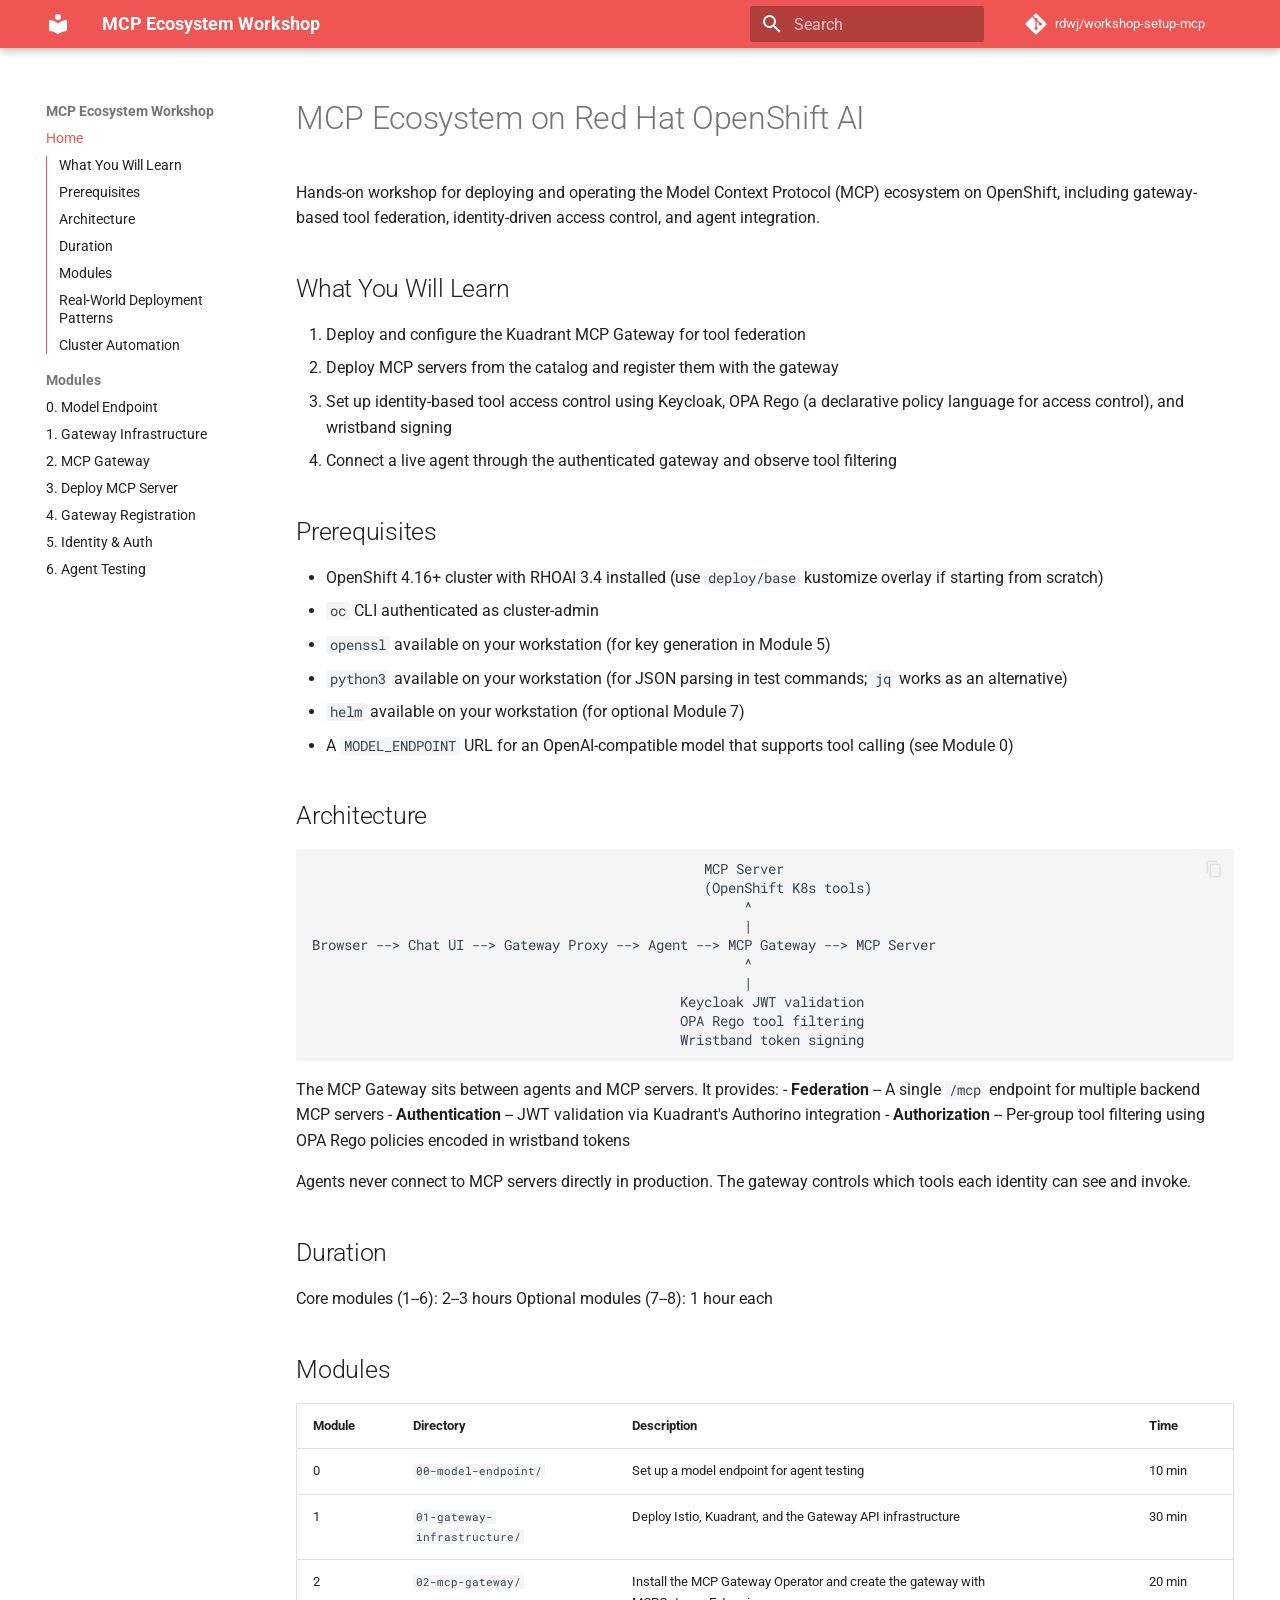
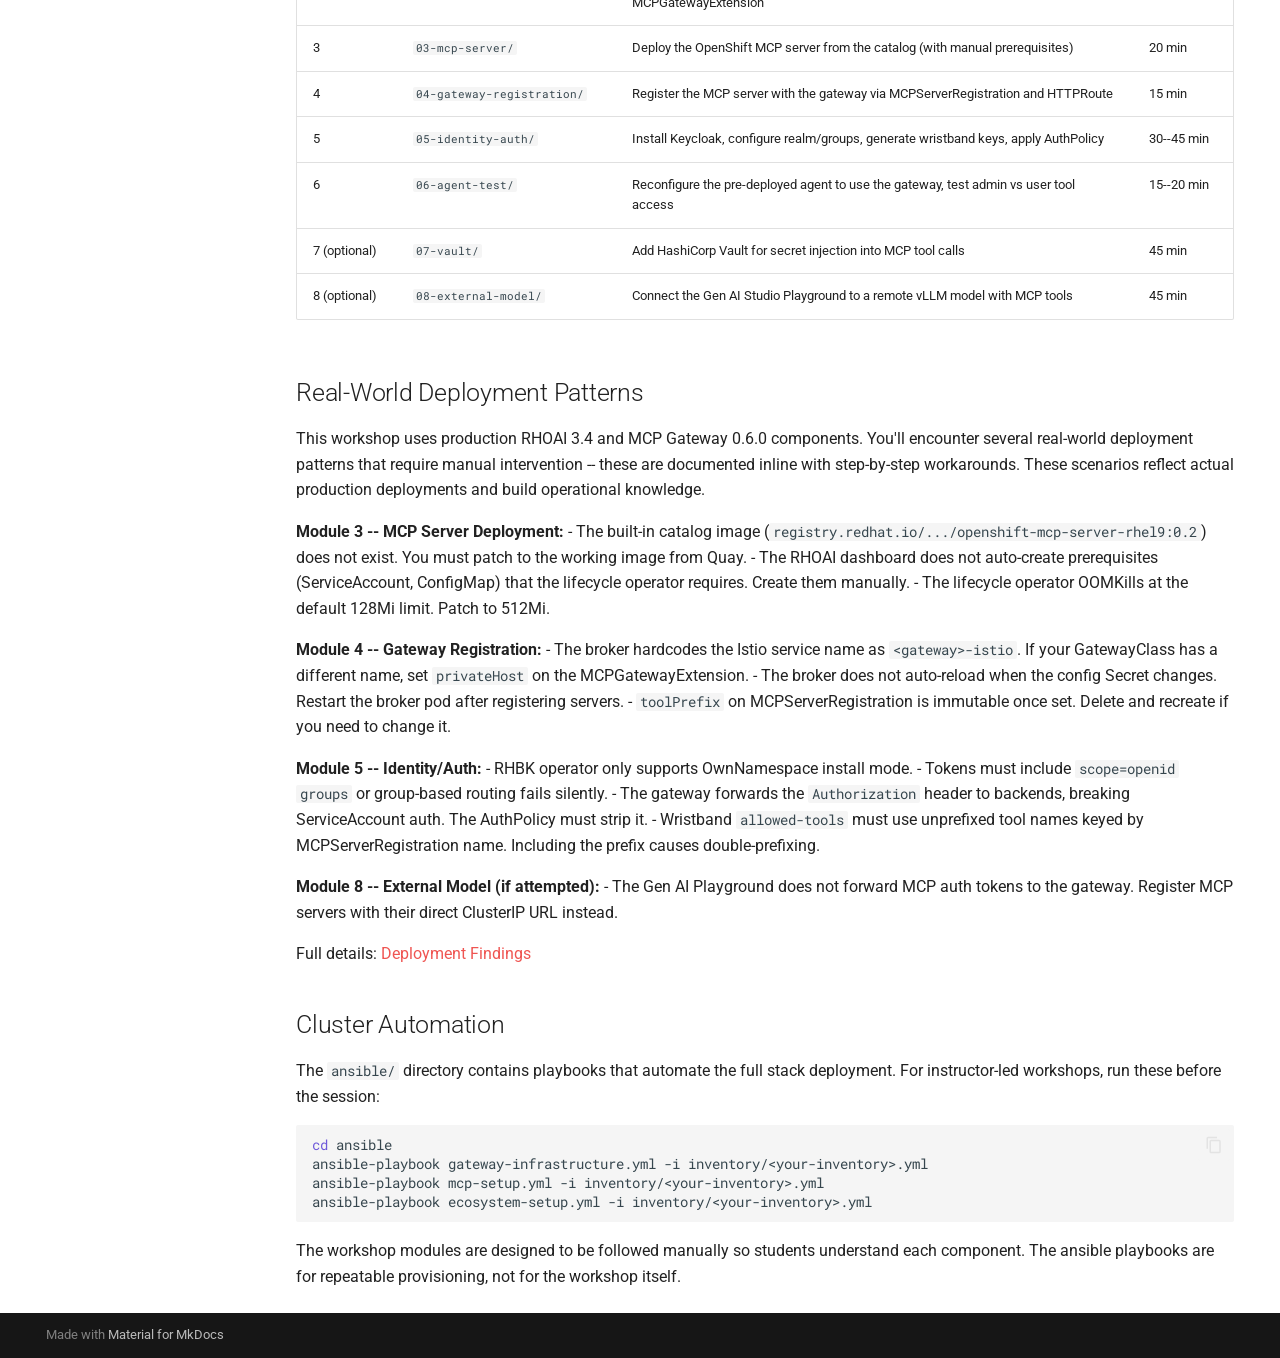
<file: index.html>
<!doctype html>
<html lang="en" class="no-js">
  <head>
    
      <meta charset="utf-8">
      <meta name="viewport" content="width=device-width,initial-scale=1">
      
        <meta name="description" content="Deploy and manage the MCP Ecosystem on Red Hat OpenShift AI">
      
      
      
      
      
        <link rel="next" href="00-model-endpoint/">
      
      
        
      
      
      <link rel="icon" href="assets/images/favicon.png">
      <meta name="generator" content="mkdocs-1.6.1, mkdocs-material-9.7.6">
    
    
      
        <title>MCP Ecosystem Workshop</title>
      
    
    
      <link rel="stylesheet" href="assets/stylesheets/main.484c7ddc.min.css">
      
        
        <link rel="stylesheet" href="assets/stylesheets/palette.ab4e12ef.min.css">
      
      


    
    
      
    
    
      
        
        
        <link rel="preconnect" href="https://fonts.gstatic.com" crossorigin>
        <link rel="stylesheet" href="https://fonts.googleapis.com/css?family=Roboto:300,300i,400,400i,700,700i%7CRoboto+Mono:400,400i,700,700i&display=fallback">
        <style>:root{--md-text-font:"Roboto";--md-code-font:"Roboto Mono"}</style>
      
    
    
    <script>__md_scope=new URL(".",location),__md_hash=e=>[...e].reduce(((e,_)=>(e<<5)-e+_.charCodeAt(0)),0),__md_get=(e,_=localStorage,t=__md_scope)=>JSON.parse(_.getItem(t.pathname+"."+e)),__md_set=(e,_,t=localStorage,a=__md_scope)=>{try{t.setItem(a.pathname+"."+e,JSON.stringify(_))}catch(e){}}</script>
    
      

    
    
  </head>
  
  
    
    
    
    
    
    <body dir="ltr" data-md-color-scheme="default" data-md-color-primary="red" data-md-color-accent="red">
  
    
    <input class="md-toggle" data-md-toggle="drawer" type="checkbox" id="__drawer" autocomplete="off">
    <input class="md-toggle" data-md-toggle="search" type="checkbox" id="__search" autocomplete="off">
    <label class="md-overlay" for="__drawer"></label>
    <div data-md-component="skip">
      
        
        <a href="#mcp-ecosystem-on-red-hat-openshift-ai" class="md-skip">
          Skip to content
        </a>
      
    </div>
    <div data-md-component="announce">
      
    </div>
    
    
      

  

<header class="md-header md-header--shadow" data-md-component="header">
  <nav class="md-header__inner md-grid" aria-label="Header">
    <a href="." title="MCP Ecosystem Workshop" class="md-header__button md-logo" aria-label="MCP Ecosystem Workshop" data-md-component="logo">
      
  
  <svg xmlns="http://www.w3.org/2000/svg" viewBox="0 0 24 24"><path d="M12 8a3 3 0 0 0 3-3 3 3 0 0 0-3-3 3 3 0 0 0-3 3 3 3 0 0 0 3 3m0 3.54C9.64 9.35 6.5 8 3 8v11c3.5 0 6.64 1.35 9 3.54 2.36-2.19 5.5-3.54 9-3.54V8c-3.5 0-6.64 1.35-9 3.54"/></svg>

    </a>
    <label class="md-header__button md-icon" for="__drawer">
      
      <svg xmlns="http://www.w3.org/2000/svg" viewBox="0 0 24 24"><path d="M3 6h18v2H3zm0 5h18v2H3zm0 5h18v2H3z"/></svg>
    </label>
    <div class="md-header__title" data-md-component="header-title">
      <div class="md-header__ellipsis">
        <div class="md-header__topic">
          <span class="md-ellipsis">
            MCP Ecosystem Workshop
          </span>
        </div>
        <div class="md-header__topic" data-md-component="header-topic">
          <span class="md-ellipsis">
            
              Home
            
          </span>
        </div>
      </div>
    </div>
    
      
    
    
    
    
      
      
        <label class="md-header__button md-icon" for="__search">
          
          <svg xmlns="http://www.w3.org/2000/svg" viewBox="0 0 24 24"><path d="M9.5 3A6.5 6.5 0 0 1 16 9.5c0 1.61-.59 3.09-1.56 4.23l.27.27h.79l5 5-1.5 1.5-5-5v-.79l-.27-.27A6.52 6.52 0 0 1 9.5 16 6.5 6.5 0 0 1 3 9.5 6.5 6.5 0 0 1 9.5 3m0 2C7 5 5 7 5 9.5S7 14 9.5 14 14 12 14 9.5 12 5 9.5 5"/></svg>
        </label>
        <div class="md-search" data-md-component="search" role="dialog">
  <label class="md-search__overlay" for="__search"></label>
  <div class="md-search__inner" role="search">
    <form class="md-search__form" name="search">
      <input type="text" class="md-search__input" name="query" aria-label="Search" placeholder="Search" autocapitalize="off" autocorrect="off" autocomplete="off" spellcheck="false" data-md-component="search-query" required>
      <label class="md-search__icon md-icon" for="__search">
        
        <svg xmlns="http://www.w3.org/2000/svg" viewBox="0 0 24 24"><path d="M9.5 3A6.5 6.5 0 0 1 16 9.5c0 1.61-.59 3.09-1.56 4.23l.27.27h.79l5 5-1.5 1.5-5-5v-.79l-.27-.27A6.52 6.52 0 0 1 9.5 16 6.5 6.5 0 0 1 3 9.5 6.5 6.5 0 0 1 9.5 3m0 2C7 5 5 7 5 9.5S7 14 9.5 14 14 12 14 9.5 12 5 9.5 5"/></svg>
        
        <svg xmlns="http://www.w3.org/2000/svg" viewBox="0 0 24 24"><path d="M20 11v2H8l5.5 5.5-1.42 1.42L4.16 12l7.92-7.92L13.5 5.5 8 11z"/></svg>
      </label>
      <nav class="md-search__options" aria-label="Search">
        
        <button type="reset" class="md-search__icon md-icon" title="Clear" aria-label="Clear" tabindex="-1">
          
          <svg xmlns="http://www.w3.org/2000/svg" viewBox="0 0 24 24"><path d="M19 6.41 17.59 5 12 10.59 6.41 5 5 6.41 10.59 12 5 17.59 6.41 19 12 13.41 17.59 19 19 17.59 13.41 12z"/></svg>
        </button>
      </nav>
      
    </form>
    <div class="md-search__output">
      <div class="md-search__scrollwrap" tabindex="0" data-md-scrollfix>
        <div class="md-search-result" data-md-component="search-result">
          <div class="md-search-result__meta">
            Initializing search
          </div>
          <ol class="md-search-result__list" role="presentation"></ol>
        </div>
      </div>
    </div>
  </div>
</div>
      
    
    
      <div class="md-header__source">
        <a href="https://github.com/rdwj/workshop-setup-mcp" title="Go to repository" class="md-source" data-md-component="source">
  <div class="md-source__icon md-icon">
    
    <svg xmlns="http://www.w3.org/2000/svg" viewBox="0 0 448 512"><!--! Font Awesome Free 7.1.0 by @fontawesome - https://fontawesome.com License - https://fontawesome.com/license/free (Icons: CC BY 4.0, Fonts: SIL OFL 1.1, Code: MIT License) Copyright 2025 Fonticons, Inc.--><path d="M439.6 236.1 244 40.5c-5.4-5.5-12.8-8.5-20.4-8.5s-15 3-20.4 8.4L162.5 81l51.5 51.5c27.1-9.1 52.7 16.8 43.4 43.7l49.7 49.7c34.2-11.8 61.2 31 35.5 56.7-26.5 26.5-70.2-2.9-56-37.3L240.3 199v121.9c25.3 12.5 22.3 41.8 9.1 55-6.4 6.4-15.2 10.1-24.3 10.1s-17.8-3.6-24.3-10.1c-17.6-17.6-11.1-46.9 11.2-56v-123c-20.8-8.5-24.6-30.7-18.6-45L142.6 101 8.5 235.1C3 240.6 0 247.9 0 255.5s3 15 8.5 20.4l195.6 195.7c5.4 5.4 12.7 8.4 20.4 8.4s15-3 20.4-8.4l194.7-194.7c5.4-5.4 8.4-12.8 8.4-20.4s-3-15-8.4-20.4"/></svg>
  </div>
  <div class="md-source__repository">
    rdwj/workshop-setup-mcp
  </div>
</a>
      </div>
    
  </nav>
  
</header>
    
    <div class="md-container" data-md-component="container">
      
      
        
          
        
      
      <main class="md-main" data-md-component="main">
        <div class="md-main__inner md-grid">
          
            
              
              <div class="md-sidebar md-sidebar--primary" data-md-component="sidebar" data-md-type="navigation" >
                <div class="md-sidebar__scrollwrap">
                  <div class="md-sidebar__inner">
                    



  

<nav class="md-nav md-nav--primary md-nav--integrated" aria-label="Navigation" data-md-level="0">
  <label class="md-nav__title" for="__drawer">
    <a href="." title="MCP Ecosystem Workshop" class="md-nav__button md-logo" aria-label="MCP Ecosystem Workshop" data-md-component="logo">
      
  
  <svg xmlns="http://www.w3.org/2000/svg" viewBox="0 0 24 24"><path d="M12 8a3 3 0 0 0 3-3 3 3 0 0 0-3-3 3 3 0 0 0-3 3 3 3 0 0 0 3 3m0 3.54C9.64 9.35 6.5 8 3 8v11c3.5 0 6.64 1.35 9 3.54 2.36-2.19 5.5-3.54 9-3.54V8c-3.5 0-6.64 1.35-9 3.54"/></svg>

    </a>
    MCP Ecosystem Workshop
  </label>
  
    <div class="md-nav__source">
      <a href="https://github.com/rdwj/workshop-setup-mcp" title="Go to repository" class="md-source" data-md-component="source">
  <div class="md-source__icon md-icon">
    
    <svg xmlns="http://www.w3.org/2000/svg" viewBox="0 0 448 512"><!--! Font Awesome Free 7.1.0 by @fontawesome - https://fontawesome.com License - https://fontawesome.com/license/free (Icons: CC BY 4.0, Fonts: SIL OFL 1.1, Code: MIT License) Copyright 2025 Fonticons, Inc.--><path d="M439.6 236.1 244 40.5c-5.4-5.5-12.8-8.5-20.4-8.5s-15 3-20.4 8.4L162.5 81l51.5 51.5c27.1-9.1 52.7 16.8 43.4 43.7l49.7 49.7c34.2-11.8 61.2 31 35.5 56.7-26.5 26.5-70.2-2.9-56-37.3L240.3 199v121.9c25.3 12.5 22.3 41.8 9.1 55-6.4 6.4-15.2 10.1-24.3 10.1s-17.8-3.6-24.3-10.1c-17.6-17.6-11.1-46.9 11.2-56v-123c-20.8-8.5-24.6-30.7-18.6-45L142.6 101 8.5 235.1C3 240.6 0 247.9 0 255.5s3 15 8.5 20.4l195.6 195.7c5.4 5.4 12.7 8.4 20.4 8.4s15-3 20.4-8.4l194.7-194.7c5.4-5.4 8.4-12.8 8.4-20.4s-3-15-8.4-20.4"/></svg>
  </div>
  <div class="md-source__repository">
    rdwj/workshop-setup-mcp
  </div>
</a>
    </div>
  
  <ul class="md-nav__list" data-md-scrollfix>
    
      
      
  
  
    
  
  
  
    <li class="md-nav__item md-nav__item--active">
      
      <input class="md-nav__toggle md-toggle" type="checkbox" id="__toc">
      
      
        
      
      
        <label class="md-nav__link md-nav__link--active" for="__toc">
          
  
  
  <span class="md-ellipsis">
    
  
    Home
  

    
  </span>
  
  

          <span class="md-nav__icon md-icon"></span>
        </label>
      
      <a href="." class="md-nav__link md-nav__link--active">
        
  
  
  <span class="md-ellipsis">
    
  
    Home
  

    
  </span>
  
  

      </a>
      
        

<nav class="md-nav md-nav--secondary" aria-label="Table of contents">
  
  
  
    
  
  
    <label class="md-nav__title" for="__toc">
      <span class="md-nav__icon md-icon"></span>
      Table of contents
    </label>
    <ul class="md-nav__list" data-md-component="toc" data-md-scrollfix>
      
        <li class="md-nav__item">
  <a href="#what-you-will-learn" class="md-nav__link">
    <span class="md-ellipsis">
      
        What You Will Learn
      
    </span>
  </a>
  
</li>
      
        <li class="md-nav__item">
  <a href="#prerequisites" class="md-nav__link">
    <span class="md-ellipsis">
      
        Prerequisites
      
    </span>
  </a>
  
</li>
      
        <li class="md-nav__item">
  <a href="#architecture" class="md-nav__link">
    <span class="md-ellipsis">
      
        Architecture
      
    </span>
  </a>
  
</li>
      
        <li class="md-nav__item">
  <a href="#duration" class="md-nav__link">
    <span class="md-ellipsis">
      
        Duration
      
    </span>
  </a>
  
</li>
      
        <li class="md-nav__item">
  <a href="#modules" class="md-nav__link">
    <span class="md-ellipsis">
      
        Modules
      
    </span>
  </a>
  
</li>
      
        <li class="md-nav__item">
  <a href="#real-world-deployment-patterns" class="md-nav__link">
    <span class="md-ellipsis">
      
        Real-World Deployment Patterns
      
    </span>
  </a>
  
</li>
      
        <li class="md-nav__item">
  <a href="#cluster-automation" class="md-nav__link">
    <span class="md-ellipsis">
      
        Cluster Automation
      
    </span>
  </a>
  
</li>
      
    </ul>
  
</nav>
      
    </li>
  

    
      
      
  
  
  
  
    
    
    
    
      
        
        
      
    
    
    <li class="md-nav__item md-nav__item--section md-nav__item--nested">
      
        
        
          
        
        <input class="md-nav__toggle md-toggle md-toggle--indeterminate" type="checkbox" id="__nav_2" >
        
          
          <label class="md-nav__link" for="__nav_2" id="__nav_2_label" tabindex="">
            
  
  
  <span class="md-ellipsis">
    
  
    Modules
  

    
  </span>
  
  

            <span class="md-nav__icon md-icon"></span>
          </label>
        
        <nav class="md-nav" data-md-level="1" aria-labelledby="__nav_2_label" aria-expanded="false">
          <label class="md-nav__title" for="__nav_2">
            <span class="md-nav__icon md-icon"></span>
            
  
    Modules
  

          </label>
          <ul class="md-nav__list" data-md-scrollfix>
            
              
                
  
  
  
  
    <li class="md-nav__item">
      <a href="00-model-endpoint/" class="md-nav__link">
        
  
  
  <span class="md-ellipsis">
    
  
    0. Model Endpoint
  

    
  </span>
  
  

      </a>
    </li>
  

              
            
              
                
  
  
  
  
    <li class="md-nav__item">
      <a href="01-gateway-infrastructure/" class="md-nav__link">
        
  
  
  <span class="md-ellipsis">
    
  
    1. Gateway Infrastructure
  

    
  </span>
  
  

      </a>
    </li>
  

              
            
              
                
  
  
  
  
    <li class="md-nav__item">
      <a href="02-mcp-gateway/" class="md-nav__link">
        
  
  
  <span class="md-ellipsis">
    
  
    2. MCP Gateway
  

    
  </span>
  
  

      </a>
    </li>
  

              
            
              
                
  
  
  
  
    <li class="md-nav__item">
      <a href="03-mcp-server/" class="md-nav__link">
        
  
  
  <span class="md-ellipsis">
    
  
    3. Deploy MCP Server
  

    
  </span>
  
  

      </a>
    </li>
  

              
            
              
                
  
  
  
  
    <li class="md-nav__item">
      <a href="04-gateway-registration/" class="md-nav__link">
        
  
  
  <span class="md-ellipsis">
    
  
    4. Gateway Registration
  

    
  </span>
  
  

      </a>
    </li>
  

              
            
              
                
  
  
  
  
    <li class="md-nav__item">
      <a href="05-identity-auth/" class="md-nav__link">
        
  
  
  <span class="md-ellipsis">
    
  
    5. Identity & Auth
  

    
  </span>
  
  

      </a>
    </li>
  

              
            
              
                
  
  
  
  
    <li class="md-nav__item">
      <a href="06-agent-test/" class="md-nav__link">
        
  
  
  <span class="md-ellipsis">
    
  
    6. Agent Testing
  

    
  </span>
  
  

      </a>
    </li>
  

              
            
          </ul>
        </nav>
      
    </li>
  

    
  </ul>
</nav>
                  </div>
                </div>
              </div>
            
            
          
          
            <div class="md-content" data-md-component="content">
              
              <article class="md-content__inner md-typeset">
                
                  


  
  


<h1 id="mcp-ecosystem-on-red-hat-openshift-ai">MCP Ecosystem on Red Hat OpenShift AI<a class="headerlink" href="#mcp-ecosystem-on-red-hat-openshift-ai" title="Permanent link">&para;</a></h1>
<p>Hands-on workshop for deploying and operating the Model Context Protocol
(MCP) ecosystem on OpenShift, including gateway-based tool federation,
identity-driven access control, and agent integration.</p>
<h2 id="what-you-will-learn">What You Will Learn<a class="headerlink" href="#what-you-will-learn" title="Permanent link">&para;</a></h2>
<ol>
<li>Deploy and configure the Kuadrant MCP Gateway for tool federation</li>
<li>Deploy MCP servers from the catalog and register them with the gateway</li>
<li>Set up identity-based tool access control using Keycloak, OPA Rego (a declarative policy language for access control), and wristband signing</li>
<li>Connect a live agent through the authenticated gateway and observe tool filtering</li>
</ol>
<h2 id="prerequisites">Prerequisites<a class="headerlink" href="#prerequisites" title="Permanent link">&para;</a></h2>
<ul>
<li>OpenShift 4.16+ cluster with RHOAI 3.4 installed (use <code>deploy/base</code>
  kustomize overlay if starting from scratch)</li>
<li><code>oc</code> CLI authenticated as cluster-admin</li>
<li><code>openssl</code> available on your workstation (for key generation in Module 5)</li>
<li><code>python3</code> available on your workstation (for JSON parsing in test commands; <code>jq</code> works as an alternative)</li>
<li><code>helm</code> available on your workstation (for optional Module 7)</li>
<li>A <code>MODEL_ENDPOINT</code> URL for an OpenAI-compatible model that supports tool
  calling (see Module 0)</li>
</ul>
<h2 id="architecture">Architecture<a class="headerlink" href="#architecture" title="Permanent link">&para;</a></h2>
<div class="highlight"><pre><span></span><code><a id="__codelineno-0-1" name="__codelineno-0-1" href="#__codelineno-0-1"></a>                                                 MCP Server
<a id="__codelineno-0-2" name="__codelineno-0-2" href="#__codelineno-0-2"></a>                                                 (OpenShift K8s tools)
<a id="__codelineno-0-3" name="__codelineno-0-3" href="#__codelineno-0-3"></a>                                                      ^
<a id="__codelineno-0-4" name="__codelineno-0-4" href="#__codelineno-0-4"></a>                                                      |
<a id="__codelineno-0-5" name="__codelineno-0-5" href="#__codelineno-0-5"></a>Browser --&gt; Chat UI --&gt; Gateway Proxy --&gt; Agent --&gt; MCP Gateway --&gt; MCP Server
<a id="__codelineno-0-6" name="__codelineno-0-6" href="#__codelineno-0-6"></a>                                                      ^
<a id="__codelineno-0-7" name="__codelineno-0-7" href="#__codelineno-0-7"></a>                                                      |
<a id="__codelineno-0-8" name="__codelineno-0-8" href="#__codelineno-0-8"></a>                                              Keycloak JWT validation
<a id="__codelineno-0-9" name="__codelineno-0-9" href="#__codelineno-0-9"></a>                                              OPA Rego tool filtering
<a id="__codelineno-0-10" name="__codelineno-0-10" href="#__codelineno-0-10"></a>                                              Wristband token signing
</code></pre></div>
<p>The MCP Gateway sits between agents and MCP servers. It provides:
- <strong>Federation</strong> -- A single <code>/mcp</code> endpoint for multiple backend MCP servers
- <strong>Authentication</strong> -- JWT validation via Kuadrant's Authorino integration
- <strong>Authorization</strong> -- Per-group tool filtering using OPA Rego policies
  encoded in wristband tokens</p>
<p>Agents never connect to MCP servers directly in production. The gateway
controls which tools each identity can see and invoke.</p>
<h2 id="duration">Duration<a class="headerlink" href="#duration" title="Permanent link">&para;</a></h2>
<p>Core modules (1--6): 2--3 hours
Optional modules (7--8): 1 hour each</p>
<h2 id="modules">Modules<a class="headerlink" href="#modules" title="Permanent link">&para;</a></h2>
<table>
<thead>
<tr>
<th>Module</th>
<th>Directory</th>
<th>Description</th>
<th>Time</th>
</tr>
</thead>
<tbody>
<tr>
<td>0</td>
<td><code>00-model-endpoint/</code></td>
<td>Set up a model endpoint for agent testing</td>
<td>10 min</td>
</tr>
<tr>
<td>1</td>
<td><code>01-gateway-infrastructure/</code></td>
<td>Deploy Istio, Kuadrant, and the Gateway API infrastructure</td>
<td>30 min</td>
</tr>
<tr>
<td>2</td>
<td><code>02-mcp-gateway/</code></td>
<td>Install the MCP Gateway Operator and create the gateway with MCPGatewayExtension</td>
<td>20 min</td>
</tr>
<tr>
<td>3</td>
<td><code>03-mcp-server/</code></td>
<td>Deploy the OpenShift MCP server from the catalog (with manual prerequisites)</td>
<td>20 min</td>
</tr>
<tr>
<td>4</td>
<td><code>04-gateway-registration/</code></td>
<td>Register the MCP server with the gateway via MCPServerRegistration and HTTPRoute</td>
<td>15 min</td>
</tr>
<tr>
<td>5</td>
<td><code>05-identity-auth/</code></td>
<td>Install Keycloak, configure realm/groups, generate wristband keys, apply AuthPolicy</td>
<td>30--45 min</td>
</tr>
<tr>
<td>6</td>
<td><code>06-agent-test/</code></td>
<td>Reconfigure the pre-deployed agent to use the gateway, test admin vs user tool access</td>
<td>15--20 min</td>
</tr>
<tr>
<td>7 (optional)</td>
<td><code>07-vault/</code></td>
<td>Add HashiCorp Vault for secret injection into MCP tool calls</td>
<td>45 min</td>
</tr>
<tr>
<td>8 (optional)</td>
<td><code>08-external-model/</code></td>
<td>Connect the Gen AI Studio Playground to a remote vLLM model with MCP tools</td>
<td>45 min</td>
</tr>
</tbody>
</table>
<h2 id="real-world-deployment-patterns">Real-World Deployment Patterns<a class="headerlink" href="#real-world-deployment-patterns" title="Permanent link">&para;</a></h2>
<p>This workshop uses production RHOAI 3.4 and MCP Gateway 0.6.0 components.
You'll encounter several real-world deployment patterns that require manual
intervention -- these are documented inline with step-by-step workarounds.
These scenarios reflect actual production deployments and build operational
knowledge.</p>
<p><strong>Module 3 -- MCP Server Deployment:</strong>
- The built-in catalog image (<code>registry.redhat.io/.../openshift-mcp-server-rhel9:0.2</code>)
  does not exist. You must patch to the working image from Quay.
- The RHOAI dashboard does not auto-create prerequisites (ServiceAccount,
  ConfigMap) that the lifecycle operator requires. Create them manually.
- The lifecycle operator OOMKills at the default 128Mi limit. Patch to 512Mi.</p>
<p><strong>Module 4 -- Gateway Registration:</strong>
- The broker hardcodes the Istio service name as <code>&lt;gateway&gt;-istio</code>. If your
  GatewayClass has a different name, set <code>privateHost</code> on the
  MCPGatewayExtension.
- The broker does not auto-reload when the config Secret changes. Restart
  the broker pod after registering servers.
- <code>toolPrefix</code> on MCPServerRegistration is immutable once set. Delete and
  recreate if you need to change it.</p>
<p><strong>Module 5 -- Identity/Auth:</strong>
- RHBK operator only supports OwnNamespace install mode.
- Tokens must include <code>scope=openid groups</code> or group-based routing fails
  silently.
- The gateway forwards the <code>Authorization</code> header to backends, breaking
  ServiceAccount auth. The AuthPolicy must strip it.
- Wristband <code>allowed-tools</code> must use unprefixed tool names keyed by
  MCPServerRegistration name. Including the prefix causes double-prefixing.</p>
<p><strong>Module 8 -- External Model (if attempted):</strong>
- The Gen AI Playground does not forward MCP auth tokens to the gateway.
  Register MCP servers with their direct ClusterIP URL instead.</p>
<p>Full details: <a href="https://github.com/rdwj/workshop-setup/blob/main/docs/mcp-gateway-lessons-learned.md">Deployment Findings</a></p>
<h2 id="cluster-automation">Cluster Automation<a class="headerlink" href="#cluster-automation" title="Permanent link">&para;</a></h2>
<p>The <code>ansible/</code> directory contains playbooks that automate the full stack
deployment. For instructor-led workshops, run these before the session:</p>
<div class="highlight"><pre><span></span><code><a id="__codelineno-1-1" name="__codelineno-1-1" href="#__codelineno-1-1"></a><span class="nb">cd</span><span class="w"> </span>ansible
<a id="__codelineno-1-2" name="__codelineno-1-2" href="#__codelineno-1-2"></a>ansible-playbook<span class="w"> </span>gateway-infrastructure.yml<span class="w"> </span>-i<span class="w"> </span>inventory/&lt;your-inventory&gt;.yml
<a id="__codelineno-1-3" name="__codelineno-1-3" href="#__codelineno-1-3"></a>ansible-playbook<span class="w"> </span>mcp-setup.yml<span class="w"> </span>-i<span class="w"> </span>inventory/&lt;your-inventory&gt;.yml
<a id="__codelineno-1-4" name="__codelineno-1-4" href="#__codelineno-1-4"></a>ansible-playbook<span class="w"> </span>ecosystem-setup.yml<span class="w"> </span>-i<span class="w"> </span>inventory/&lt;your-inventory&gt;.yml
</code></pre></div>
<p>The workshop modules are designed to be followed manually so students
understand each component. The ansible playbooks are for repeatable
provisioning, not for the workshop itself.</p>












                
              </article>
            </div>
          
          
<script>var target=document.getElementById(location.hash.slice(1));target&&target.name&&(target.checked=target.name.startsWith("__tabbed_"))</script>
        </div>
        
          <button type="button" class="md-top md-icon" data-md-component="top" hidden>
  
  <svg xmlns="http://www.w3.org/2000/svg" viewBox="0 0 24 24"><path d="M13 20h-2V8l-5.5 5.5-1.42-1.42L12 4.16l7.92 7.92-1.42 1.42L13 8z"/></svg>
  Back to top
</button>
        
      </main>
      
        <footer class="md-footer">
  
  <div class="md-footer-meta md-typeset">
    <div class="md-footer-meta__inner md-grid">
      <div class="md-copyright">
  
  
    Made with
    <a href="https://squidfunk.github.io/mkdocs-material/" target="_blank" rel="noopener">
      Material for MkDocs
    </a>
  
</div>
      
    </div>
  </div>
</footer>
      
    </div>
    <div class="md-dialog" data-md-component="dialog">
      <div class="md-dialog__inner md-typeset"></div>
    </div>
    
    
    
      
      
      <script id="__config" type="application/json">{"annotate": null, "base": ".", "features": ["content.code.copy", "content.code.annotate", "navigation.sections", "navigation.expand", "navigation.top", "toc.integrate"], "search": "assets/javascripts/workers/search.2c215733.min.js", "tags": null, "translations": {"clipboard.copied": "Copied to clipboard", "clipboard.copy": "Copy to clipboard", "search.result.more.one": "1 more on this page", "search.result.more.other": "# more on this page", "search.result.none": "No matching documents", "search.result.one": "1 matching document", "search.result.other": "# matching documents", "search.result.placeholder": "Type to start searching", "search.result.term.missing": "Missing", "select.version": "Select version"}, "version": null}</script>
    
    
      <script src="assets/javascripts/bundle.79ae519e.min.js"></script>
      
    
  </body>
</html>
</file>
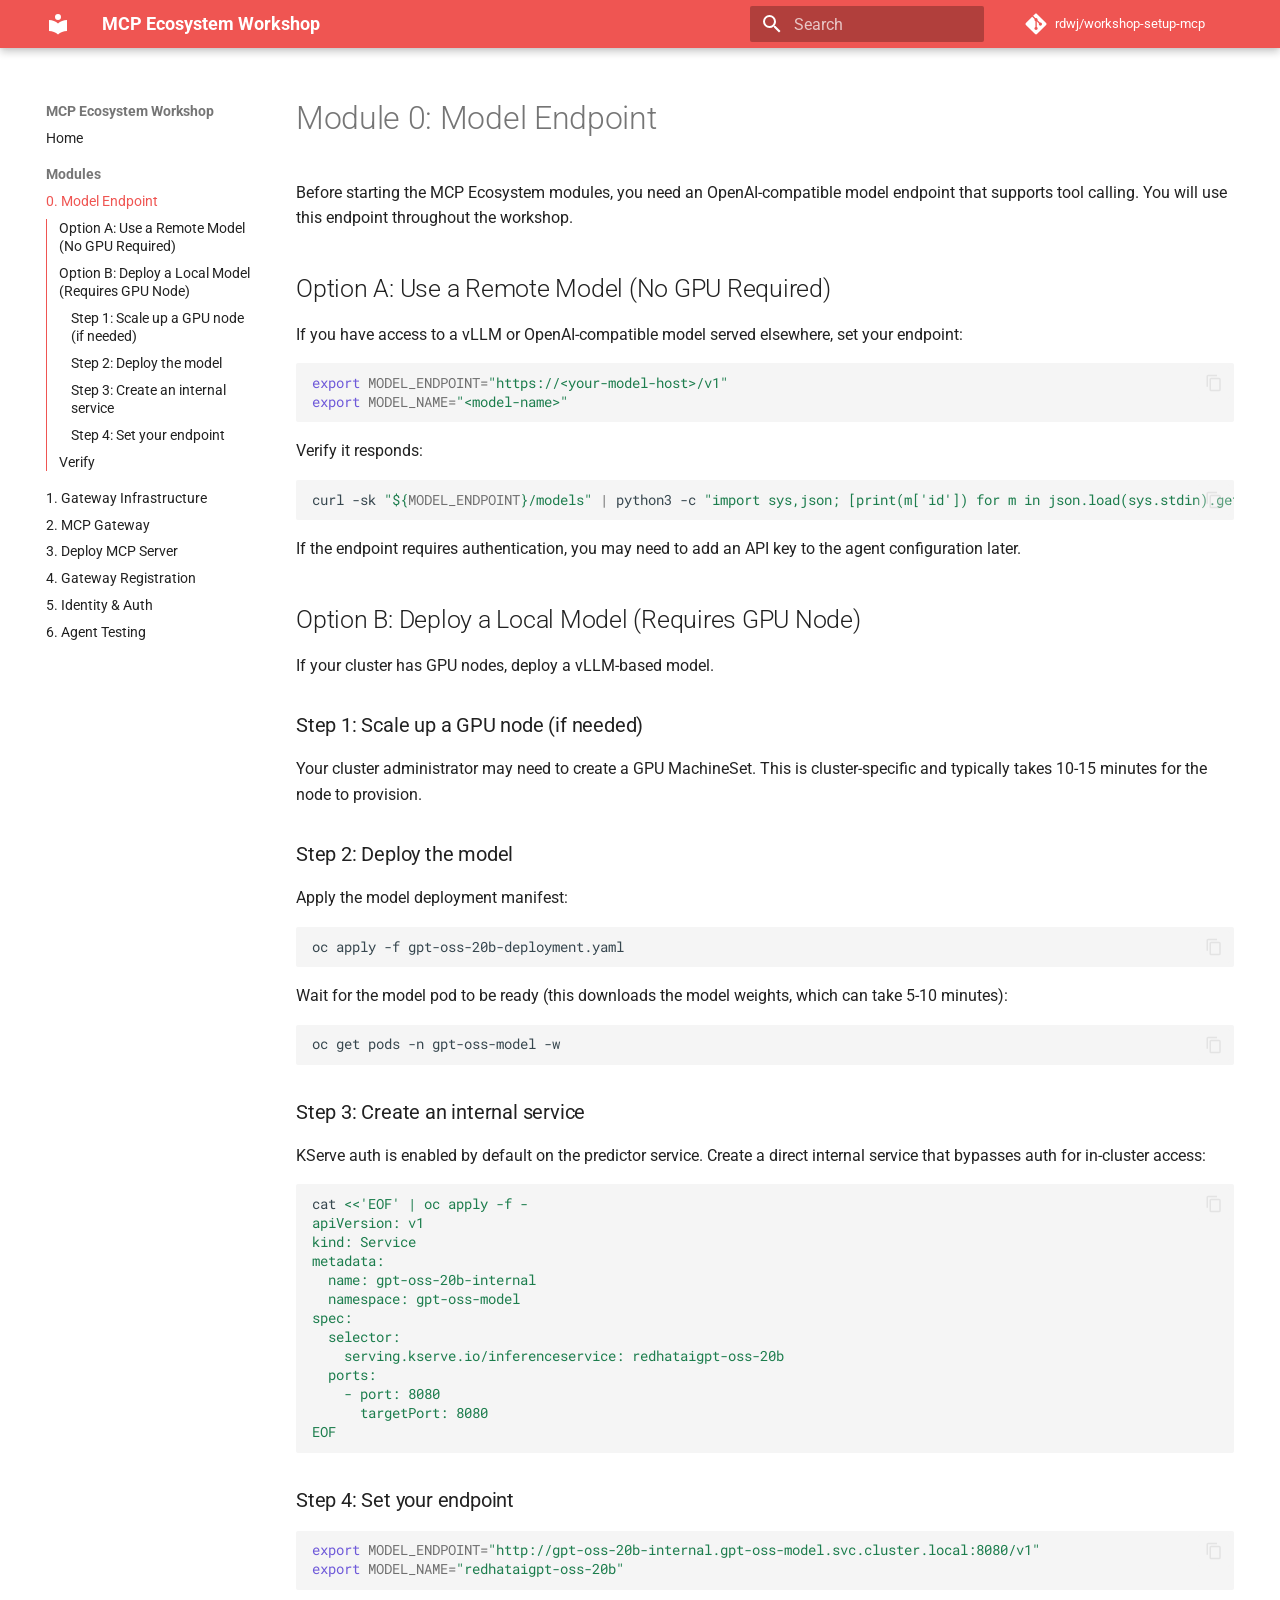
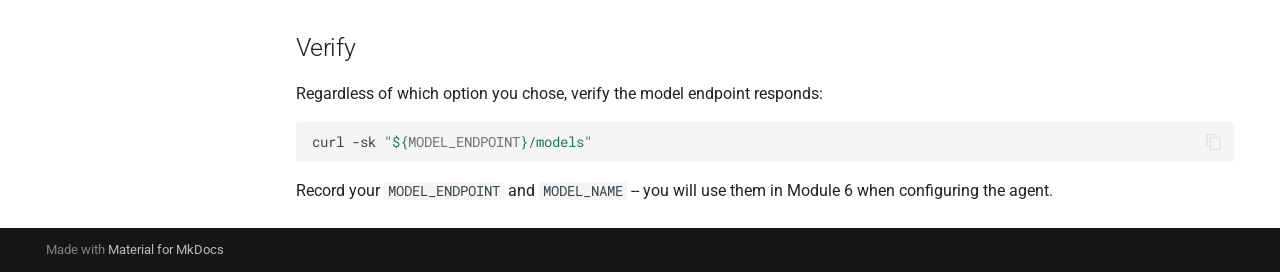
<file: 00-model-endpoint/index.html>
<!doctype html>
<html lang="en" class="no-js">
  <head>
    
      <meta charset="utf-8">
      <meta name="viewport" content="width=device-width,initial-scale=1">
      
        <meta name="description" content="Deploy and manage the MCP Ecosystem on Red Hat OpenShift AI">
      
      
      
      
        <link rel="prev" href="..">
      
      
        <link rel="next" href="../01-gateway-infrastructure/">
      
      
        
      
      
      <link rel="icon" href="../assets/images/favicon.png">
      <meta name="generator" content="mkdocs-1.6.1, mkdocs-material-9.7.6">
    
    
      
        <title>0. Model Endpoint - MCP Ecosystem Workshop</title>
      
    
    
      <link rel="stylesheet" href="../assets/stylesheets/main.484c7ddc.min.css">
      
        
        <link rel="stylesheet" href="../assets/stylesheets/palette.ab4e12ef.min.css">
      
      


    
    
      
    
    
      
        
        
        <link rel="preconnect" href="https://fonts.gstatic.com" crossorigin>
        <link rel="stylesheet" href="https://fonts.googleapis.com/css?family=Roboto:300,300i,400,400i,700,700i%7CRoboto+Mono:400,400i,700,700i&display=fallback">
        <style>:root{--md-text-font:"Roboto";--md-code-font:"Roboto Mono"}</style>
      
    
    
    <script>__md_scope=new URL("..",location),__md_hash=e=>[...e].reduce(((e,_)=>(e<<5)-e+_.charCodeAt(0)),0),__md_get=(e,_=localStorage,t=__md_scope)=>JSON.parse(_.getItem(t.pathname+"."+e)),__md_set=(e,_,t=localStorage,a=__md_scope)=>{try{t.setItem(a.pathname+"."+e,JSON.stringify(_))}catch(e){}}</script>
    
      

    
    
  </head>
  
  
    
    
    
    
    
    <body dir="ltr" data-md-color-scheme="default" data-md-color-primary="red" data-md-color-accent="red">
  
    
    <input class="md-toggle" data-md-toggle="drawer" type="checkbox" id="__drawer" autocomplete="off">
    <input class="md-toggle" data-md-toggle="search" type="checkbox" id="__search" autocomplete="off">
    <label class="md-overlay" for="__drawer"></label>
    <div data-md-component="skip">
      
        
        <a href="#module-0-model-endpoint" class="md-skip">
          Skip to content
        </a>
      
    </div>
    <div data-md-component="announce">
      
    </div>
    
    
      

  

<header class="md-header md-header--shadow" data-md-component="header">
  <nav class="md-header__inner md-grid" aria-label="Header">
    <a href=".." title="MCP Ecosystem Workshop" class="md-header__button md-logo" aria-label="MCP Ecosystem Workshop" data-md-component="logo">
      
  
  <svg xmlns="http://www.w3.org/2000/svg" viewBox="0 0 24 24"><path d="M12 8a3 3 0 0 0 3-3 3 3 0 0 0-3-3 3 3 0 0 0-3 3 3 3 0 0 0 3 3m0 3.54C9.64 9.35 6.5 8 3 8v11c3.5 0 6.64 1.35 9 3.54 2.36-2.19 5.5-3.54 9-3.54V8c-3.5 0-6.64 1.35-9 3.54"/></svg>

    </a>
    <label class="md-header__button md-icon" for="__drawer">
      
      <svg xmlns="http://www.w3.org/2000/svg" viewBox="0 0 24 24"><path d="M3 6h18v2H3zm0 5h18v2H3zm0 5h18v2H3z"/></svg>
    </label>
    <div class="md-header__title" data-md-component="header-title">
      <div class="md-header__ellipsis">
        <div class="md-header__topic">
          <span class="md-ellipsis">
            MCP Ecosystem Workshop
          </span>
        </div>
        <div class="md-header__topic" data-md-component="header-topic">
          <span class="md-ellipsis">
            
              0. Model Endpoint
            
          </span>
        </div>
      </div>
    </div>
    
      
    
    
    
    
      
      
        <label class="md-header__button md-icon" for="__search">
          
          <svg xmlns="http://www.w3.org/2000/svg" viewBox="0 0 24 24"><path d="M9.5 3A6.5 6.5 0 0 1 16 9.5c0 1.61-.59 3.09-1.56 4.23l.27.27h.79l5 5-1.5 1.5-5-5v-.79l-.27-.27A6.52 6.52 0 0 1 9.5 16 6.5 6.5 0 0 1 3 9.5 6.5 6.5 0 0 1 9.5 3m0 2C7 5 5 7 5 9.5S7 14 9.5 14 14 12 14 9.5 12 5 9.5 5"/></svg>
        </label>
        <div class="md-search" data-md-component="search" role="dialog">
  <label class="md-search__overlay" for="__search"></label>
  <div class="md-search__inner" role="search">
    <form class="md-search__form" name="search">
      <input type="text" class="md-search__input" name="query" aria-label="Search" placeholder="Search" autocapitalize="off" autocorrect="off" autocomplete="off" spellcheck="false" data-md-component="search-query" required>
      <label class="md-search__icon md-icon" for="__search">
        
        <svg xmlns="http://www.w3.org/2000/svg" viewBox="0 0 24 24"><path d="M9.5 3A6.5 6.5 0 0 1 16 9.5c0 1.61-.59 3.09-1.56 4.23l.27.27h.79l5 5-1.5 1.5-5-5v-.79l-.27-.27A6.52 6.52 0 0 1 9.5 16 6.5 6.5 0 0 1 3 9.5 6.5 6.5 0 0 1 9.5 3m0 2C7 5 5 7 5 9.5S7 14 9.5 14 14 12 14 9.5 12 5 9.5 5"/></svg>
        
        <svg xmlns="http://www.w3.org/2000/svg" viewBox="0 0 24 24"><path d="M20 11v2H8l5.5 5.5-1.42 1.42L4.16 12l7.92-7.92L13.5 5.5 8 11z"/></svg>
      </label>
      <nav class="md-search__options" aria-label="Search">
        
        <button type="reset" class="md-search__icon md-icon" title="Clear" aria-label="Clear" tabindex="-1">
          
          <svg xmlns="http://www.w3.org/2000/svg" viewBox="0 0 24 24"><path d="M19 6.41 17.59 5 12 10.59 6.41 5 5 6.41 10.59 12 5 17.59 6.41 19 12 13.41 17.59 19 19 17.59 13.41 12z"/></svg>
        </button>
      </nav>
      
    </form>
    <div class="md-search__output">
      <div class="md-search__scrollwrap" tabindex="0" data-md-scrollfix>
        <div class="md-search-result" data-md-component="search-result">
          <div class="md-search-result__meta">
            Initializing search
          </div>
          <ol class="md-search-result__list" role="presentation"></ol>
        </div>
      </div>
    </div>
  </div>
</div>
      
    
    
      <div class="md-header__source">
        <a href="https://github.com/rdwj/workshop-setup-mcp" title="Go to repository" class="md-source" data-md-component="source">
  <div class="md-source__icon md-icon">
    
    <svg xmlns="http://www.w3.org/2000/svg" viewBox="0 0 448 512"><!--! Font Awesome Free 7.1.0 by @fontawesome - https://fontawesome.com License - https://fontawesome.com/license/free (Icons: CC BY 4.0, Fonts: SIL OFL 1.1, Code: MIT License) Copyright 2025 Fonticons, Inc.--><path d="M439.6 236.1 244 40.5c-5.4-5.5-12.8-8.5-20.4-8.5s-15 3-20.4 8.4L162.5 81l51.5 51.5c27.1-9.1 52.7 16.8 43.4 43.7l49.7 49.7c34.2-11.8 61.2 31 35.5 56.7-26.5 26.5-70.2-2.9-56-37.3L240.3 199v121.9c25.3 12.5 22.3 41.8 9.1 55-6.4 6.4-15.2 10.1-24.3 10.1s-17.8-3.6-24.3-10.1c-17.6-17.6-11.1-46.9 11.2-56v-123c-20.8-8.5-24.6-30.7-18.6-45L142.6 101 8.5 235.1C3 240.6 0 247.9 0 255.5s3 15 8.5 20.4l195.6 195.7c5.4 5.4 12.7 8.4 20.4 8.4s15-3 20.4-8.4l194.7-194.7c5.4-5.4 8.4-12.8 8.4-20.4s-3-15-8.4-20.4"/></svg>
  </div>
  <div class="md-source__repository">
    rdwj/workshop-setup-mcp
  </div>
</a>
      </div>
    
  </nav>
  
</header>
    
    <div class="md-container" data-md-component="container">
      
      
        
          
        
      
      <main class="md-main" data-md-component="main">
        <div class="md-main__inner md-grid">
          
            
              
              <div class="md-sidebar md-sidebar--primary" data-md-component="sidebar" data-md-type="navigation" >
                <div class="md-sidebar__scrollwrap">
                  <div class="md-sidebar__inner">
                    



  

<nav class="md-nav md-nav--primary md-nav--integrated" aria-label="Navigation" data-md-level="0">
  <label class="md-nav__title" for="__drawer">
    <a href=".." title="MCP Ecosystem Workshop" class="md-nav__button md-logo" aria-label="MCP Ecosystem Workshop" data-md-component="logo">
      
  
  <svg xmlns="http://www.w3.org/2000/svg" viewBox="0 0 24 24"><path d="M12 8a3 3 0 0 0 3-3 3 3 0 0 0-3-3 3 3 0 0 0-3 3 3 3 0 0 0 3 3m0 3.54C9.64 9.35 6.5 8 3 8v11c3.5 0 6.64 1.35 9 3.54 2.36-2.19 5.5-3.54 9-3.54V8c-3.5 0-6.64 1.35-9 3.54"/></svg>

    </a>
    MCP Ecosystem Workshop
  </label>
  
    <div class="md-nav__source">
      <a href="https://github.com/rdwj/workshop-setup-mcp" title="Go to repository" class="md-source" data-md-component="source">
  <div class="md-source__icon md-icon">
    
    <svg xmlns="http://www.w3.org/2000/svg" viewBox="0 0 448 512"><!--! Font Awesome Free 7.1.0 by @fontawesome - https://fontawesome.com License - https://fontawesome.com/license/free (Icons: CC BY 4.0, Fonts: SIL OFL 1.1, Code: MIT License) Copyright 2025 Fonticons, Inc.--><path d="M439.6 236.1 244 40.5c-5.4-5.5-12.8-8.5-20.4-8.5s-15 3-20.4 8.4L162.5 81l51.5 51.5c27.1-9.1 52.7 16.8 43.4 43.7l49.7 49.7c34.2-11.8 61.2 31 35.5 56.7-26.5 26.5-70.2-2.9-56-37.3L240.3 199v121.9c25.3 12.5 22.3 41.8 9.1 55-6.4 6.4-15.2 10.1-24.3 10.1s-17.8-3.6-24.3-10.1c-17.6-17.6-11.1-46.9 11.2-56v-123c-20.8-8.5-24.6-30.7-18.6-45L142.6 101 8.5 235.1C3 240.6 0 247.9 0 255.5s3 15 8.5 20.4l195.6 195.7c5.4 5.4 12.7 8.4 20.4 8.4s15-3 20.4-8.4l194.7-194.7c5.4-5.4 8.4-12.8 8.4-20.4s-3-15-8.4-20.4"/></svg>
  </div>
  <div class="md-source__repository">
    rdwj/workshop-setup-mcp
  </div>
</a>
    </div>
  
  <ul class="md-nav__list" data-md-scrollfix>
    
      
      
  
  
  
  
    <li class="md-nav__item">
      <a href=".." class="md-nav__link">
        
  
  
  <span class="md-ellipsis">
    
  
    Home
  

    
  </span>
  
  

      </a>
    </li>
  

    
      
      
  
  
    
  
  
  
    
    
    
    
      
        
        
      
    
    
    <li class="md-nav__item md-nav__item--active md-nav__item--section md-nav__item--nested">
      
        
        
        <input class="md-nav__toggle md-toggle " type="checkbox" id="__nav_2" checked>
        
          
          <label class="md-nav__link" for="__nav_2" id="__nav_2_label" tabindex="">
            
  
  
  <span class="md-ellipsis">
    
  
    Modules
  

    
  </span>
  
  

            <span class="md-nav__icon md-icon"></span>
          </label>
        
        <nav class="md-nav" data-md-level="1" aria-labelledby="__nav_2_label" aria-expanded="true">
          <label class="md-nav__title" for="__nav_2">
            <span class="md-nav__icon md-icon"></span>
            
  
    Modules
  

          </label>
          <ul class="md-nav__list" data-md-scrollfix>
            
              
                
  
  
    
  
  
  
    <li class="md-nav__item md-nav__item--active">
      
      <input class="md-nav__toggle md-toggle" type="checkbox" id="__toc">
      
      
        
      
      
        <label class="md-nav__link md-nav__link--active" for="__toc">
          
  
  
  <span class="md-ellipsis">
    
  
    0. Model Endpoint
  

    
  </span>
  
  

          <span class="md-nav__icon md-icon"></span>
        </label>
      
      <a href="./" class="md-nav__link md-nav__link--active">
        
  
  
  <span class="md-ellipsis">
    
  
    0. Model Endpoint
  

    
  </span>
  
  

      </a>
      
        

<nav class="md-nav md-nav--secondary" aria-label="Table of contents">
  
  
  
    
  
  
    <label class="md-nav__title" for="__toc">
      <span class="md-nav__icon md-icon"></span>
      Table of contents
    </label>
    <ul class="md-nav__list" data-md-component="toc" data-md-scrollfix>
      
        <li class="md-nav__item">
  <a href="#option-a-use-a-remote-model-no-gpu-required" class="md-nav__link">
    <span class="md-ellipsis">
      
        Option A: Use a Remote Model (No GPU Required)
      
    </span>
  </a>
  
</li>
      
        <li class="md-nav__item">
  <a href="#option-b-deploy-a-local-model-requires-gpu-node" class="md-nav__link">
    <span class="md-ellipsis">
      
        Option B: Deploy a Local Model (Requires GPU Node)
      
    </span>
  </a>
  
    <nav class="md-nav" aria-label="Option B: Deploy a Local Model (Requires GPU Node)">
      <ul class="md-nav__list">
        
          <li class="md-nav__item">
  <a href="#step-1-scale-up-a-gpu-node-if-needed" class="md-nav__link">
    <span class="md-ellipsis">
      
        Step 1: Scale up a GPU node (if needed)
      
    </span>
  </a>
  
</li>
        
          <li class="md-nav__item">
  <a href="#step-2-deploy-the-model" class="md-nav__link">
    <span class="md-ellipsis">
      
        Step 2: Deploy the model
      
    </span>
  </a>
  
</li>
        
          <li class="md-nav__item">
  <a href="#step-3-create-an-internal-service" class="md-nav__link">
    <span class="md-ellipsis">
      
        Step 3: Create an internal service
      
    </span>
  </a>
  
</li>
        
          <li class="md-nav__item">
  <a href="#step-4-set-your-endpoint" class="md-nav__link">
    <span class="md-ellipsis">
      
        Step 4: Set your endpoint
      
    </span>
  </a>
  
</li>
        
      </ul>
    </nav>
  
</li>
      
        <li class="md-nav__item">
  <a href="#verify" class="md-nav__link">
    <span class="md-ellipsis">
      
        Verify
      
    </span>
  </a>
  
</li>
      
    </ul>
  
</nav>
      
    </li>
  

              
            
              
                
  
  
  
  
    <li class="md-nav__item">
      <a href="../01-gateway-infrastructure/" class="md-nav__link">
        
  
  
  <span class="md-ellipsis">
    
  
    1. Gateway Infrastructure
  

    
  </span>
  
  

      </a>
    </li>
  

              
            
              
                
  
  
  
  
    <li class="md-nav__item">
      <a href="../02-mcp-gateway/" class="md-nav__link">
        
  
  
  <span class="md-ellipsis">
    
  
    2. MCP Gateway
  

    
  </span>
  
  

      </a>
    </li>
  

              
            
              
                
  
  
  
  
    <li class="md-nav__item">
      <a href="../03-mcp-server/" class="md-nav__link">
        
  
  
  <span class="md-ellipsis">
    
  
    3. Deploy MCP Server
  

    
  </span>
  
  

      </a>
    </li>
  

              
            
              
                
  
  
  
  
    <li class="md-nav__item">
      <a href="../04-gateway-registration/" class="md-nav__link">
        
  
  
  <span class="md-ellipsis">
    
  
    4. Gateway Registration
  

    
  </span>
  
  

      </a>
    </li>
  

              
            
              
                
  
  
  
  
    <li class="md-nav__item">
      <a href="../05-identity-auth/" class="md-nav__link">
        
  
  
  <span class="md-ellipsis">
    
  
    5. Identity & Auth
  

    
  </span>
  
  

      </a>
    </li>
  

              
            
              
                
  
  
  
  
    <li class="md-nav__item">
      <a href="../06-agent-test/" class="md-nav__link">
        
  
  
  <span class="md-ellipsis">
    
  
    6. Agent Testing
  

    
  </span>
  
  

      </a>
    </li>
  

              
            
          </ul>
        </nav>
      
    </li>
  

    
  </ul>
</nav>
                  </div>
                </div>
              </div>
            
            
          
          
            <div class="md-content" data-md-component="content">
              
              <article class="md-content__inner md-typeset">
                
                  


  
  


<h1 id="module-0-model-endpoint">Module 0: Model Endpoint<a class="headerlink" href="#module-0-model-endpoint" title="Permanent link">&para;</a></h1>
<p>Before starting the MCP Ecosystem modules, you need an OpenAI-compatible
model endpoint that supports tool calling. You will use this endpoint
throughout the workshop.</p>
<h2 id="option-a-use-a-remote-model-no-gpu-required">Option A: Use a Remote Model (No GPU Required)<a class="headerlink" href="#option-a-use-a-remote-model-no-gpu-required" title="Permanent link">&para;</a></h2>
<p>If you have access to a vLLM or OpenAI-compatible model served elsewhere,
set your endpoint:</p>
<div class="highlight"><pre><span></span><code><a id="__codelineno-0-1" name="__codelineno-0-1" href="#__codelineno-0-1"></a><span class="nb">export</span><span class="w"> </span><span class="nv">MODEL_ENDPOINT</span><span class="o">=</span><span class="s2">&quot;https://&lt;your-model-host&gt;/v1&quot;</span>
<a id="__codelineno-0-2" name="__codelineno-0-2" href="#__codelineno-0-2"></a><span class="nb">export</span><span class="w"> </span><span class="nv">MODEL_NAME</span><span class="o">=</span><span class="s2">&quot;&lt;model-name&gt;&quot;</span>
</code></pre></div>
<p>Verify it responds:</p>
<div class="highlight"><pre><span></span><code><a id="__codelineno-1-1" name="__codelineno-1-1" href="#__codelineno-1-1"></a>curl<span class="w"> </span>-sk<span class="w"> </span><span class="s2">&quot;</span><span class="si">${</span><span class="nv">MODEL_ENDPOINT</span><span class="si">}</span><span class="s2">/models&quot;</span><span class="w"> </span><span class="p">|</span><span class="w"> </span>python3<span class="w"> </span>-c<span class="w"> </span><span class="s2">&quot;import sys,json; [print(m[&#39;id&#39;]) for m in json.load(sys.stdin).get(&#39;data&#39;,[])]&quot;</span>
</code></pre></div>
<p>If the endpoint requires authentication, you may need to add an API key
to the agent configuration later.</p>
<h2 id="option-b-deploy-a-local-model-requires-gpu-node">Option B: Deploy a Local Model (Requires GPU Node)<a class="headerlink" href="#option-b-deploy-a-local-model-requires-gpu-node" title="Permanent link">&para;</a></h2>
<p>If your cluster has GPU nodes, deploy a vLLM-based model.</p>
<h3 id="step-1-scale-up-a-gpu-node-if-needed">Step 1: Scale up a GPU node (if needed)<a class="headerlink" href="#step-1-scale-up-a-gpu-node-if-needed" title="Permanent link">&para;</a></h3>
<p>Your cluster administrator may need to create a GPU MachineSet. This is
cluster-specific and typically takes 10-15 minutes for the node to provision.</p>
<h3 id="step-2-deploy-the-model">Step 2: Deploy the model<a class="headerlink" href="#step-2-deploy-the-model" title="Permanent link">&para;</a></h3>
<p>Apply the model deployment manifest:</p>
<div class="highlight"><pre><span></span><code><a id="__codelineno-2-1" name="__codelineno-2-1" href="#__codelineno-2-1"></a>oc<span class="w"> </span>apply<span class="w"> </span>-f<span class="w"> </span>gpt-oss-20b-deployment.yaml
</code></pre></div>
<p>Wait for the model pod to be ready (this downloads the model weights,
which can take 5-10 minutes):</p>
<div class="highlight"><pre><span></span><code><a id="__codelineno-3-1" name="__codelineno-3-1" href="#__codelineno-3-1"></a>oc<span class="w"> </span>get<span class="w"> </span>pods<span class="w"> </span>-n<span class="w"> </span>gpt-oss-model<span class="w"> </span>-w
</code></pre></div>
<h3 id="step-3-create-an-internal-service">Step 3: Create an internal service<a class="headerlink" href="#step-3-create-an-internal-service" title="Permanent link">&para;</a></h3>
<p>KServe auth is enabled by default on the predictor service. Create a
direct internal service that bypasses auth for in-cluster access:</p>
<div class="highlight"><pre><span></span><code><a id="__codelineno-4-1" name="__codelineno-4-1" href="#__codelineno-4-1"></a>cat<span class="w"> </span><span class="s">&lt;&lt;&#39;EOF&#39; | oc apply -f -</span>
<a id="__codelineno-4-2" name="__codelineno-4-2" href="#__codelineno-4-2"></a><span class="s">apiVersion: v1</span>
<a id="__codelineno-4-3" name="__codelineno-4-3" href="#__codelineno-4-3"></a><span class="s">kind: Service</span>
<a id="__codelineno-4-4" name="__codelineno-4-4" href="#__codelineno-4-4"></a><span class="s">metadata:</span>
<a id="__codelineno-4-5" name="__codelineno-4-5" href="#__codelineno-4-5"></a><span class="s">  name: gpt-oss-20b-internal</span>
<a id="__codelineno-4-6" name="__codelineno-4-6" href="#__codelineno-4-6"></a><span class="s">  namespace: gpt-oss-model</span>
<a id="__codelineno-4-7" name="__codelineno-4-7" href="#__codelineno-4-7"></a><span class="s">spec:</span>
<a id="__codelineno-4-8" name="__codelineno-4-8" href="#__codelineno-4-8"></a><span class="s">  selector:</span>
<a id="__codelineno-4-9" name="__codelineno-4-9" href="#__codelineno-4-9"></a><span class="s">    serving.kserve.io/inferenceservice: redhataigpt-oss-20b</span>
<a id="__codelineno-4-10" name="__codelineno-4-10" href="#__codelineno-4-10"></a><span class="s">  ports:</span>
<a id="__codelineno-4-11" name="__codelineno-4-11" href="#__codelineno-4-11"></a><span class="s">    - port: 8080</span>
<a id="__codelineno-4-12" name="__codelineno-4-12" href="#__codelineno-4-12"></a><span class="s">      targetPort: 8080</span>
<a id="__codelineno-4-13" name="__codelineno-4-13" href="#__codelineno-4-13"></a><span class="s">EOF</span>
</code></pre></div>
<h3 id="step-4-set-your-endpoint">Step 4: Set your endpoint<a class="headerlink" href="#step-4-set-your-endpoint" title="Permanent link">&para;</a></h3>
<div class="highlight"><pre><span></span><code><a id="__codelineno-5-1" name="__codelineno-5-1" href="#__codelineno-5-1"></a><span class="nb">export</span><span class="w"> </span><span class="nv">MODEL_ENDPOINT</span><span class="o">=</span><span class="s2">&quot;http://gpt-oss-20b-internal.gpt-oss-model.svc.cluster.local:8080/v1&quot;</span>
<a id="__codelineno-5-2" name="__codelineno-5-2" href="#__codelineno-5-2"></a><span class="nb">export</span><span class="w"> </span><span class="nv">MODEL_NAME</span><span class="o">=</span><span class="s2">&quot;redhataigpt-oss-20b&quot;</span>
</code></pre></div>
<h2 id="verify">Verify<a class="headerlink" href="#verify" title="Permanent link">&para;</a></h2>
<p>Regardless of which option you chose, verify the model endpoint responds:</p>
<div class="highlight"><pre><span></span><code><a id="__codelineno-6-1" name="__codelineno-6-1" href="#__codelineno-6-1"></a>curl<span class="w"> </span>-sk<span class="w"> </span><span class="s2">&quot;</span><span class="si">${</span><span class="nv">MODEL_ENDPOINT</span><span class="si">}</span><span class="s2">/models&quot;</span>
</code></pre></div>
<p>Record your <code>MODEL_ENDPOINT</code> and <code>MODEL_NAME</code> -- you will use them in
Module 6 when configuring the agent.</p>












                
              </article>
            </div>
          
          
<script>var target=document.getElementById(location.hash.slice(1));target&&target.name&&(target.checked=target.name.startsWith("__tabbed_"))</script>
        </div>
        
          <button type="button" class="md-top md-icon" data-md-component="top" hidden>
  
  <svg xmlns="http://www.w3.org/2000/svg" viewBox="0 0 24 24"><path d="M13 20h-2V8l-5.5 5.5-1.42-1.42L12 4.16l7.92 7.92-1.42 1.42L13 8z"/></svg>
  Back to top
</button>
        
      </main>
      
        <footer class="md-footer">
  
  <div class="md-footer-meta md-typeset">
    <div class="md-footer-meta__inner md-grid">
      <div class="md-copyright">
  
  
    Made with
    <a href="https://squidfunk.github.io/mkdocs-material/" target="_blank" rel="noopener">
      Material for MkDocs
    </a>
  
</div>
      
    </div>
  </div>
</footer>
      
    </div>
    <div class="md-dialog" data-md-component="dialog">
      <div class="md-dialog__inner md-typeset"></div>
    </div>
    
    
    
      
      
      <script id="__config" type="application/json">{"annotate": null, "base": "..", "features": ["content.code.copy", "content.code.annotate", "navigation.sections", "navigation.expand", "navigation.top", "toc.integrate"], "search": "../assets/javascripts/workers/search.2c215733.min.js", "tags": null, "translations": {"clipboard.copied": "Copied to clipboard", "clipboard.copy": "Copy to clipboard", "search.result.more.one": "1 more on this page", "search.result.more.other": "# more on this page", "search.result.none": "No matching documents", "search.result.one": "1 matching document", "search.result.other": "# matching documents", "search.result.placeholder": "Type to start searching", "search.result.term.missing": "Missing", "select.version": "Select version"}, "version": null}</script>
    
    
      <script src="../assets/javascripts/bundle.79ae519e.min.js"></script>
      
    
  </body>
</html>
</file>
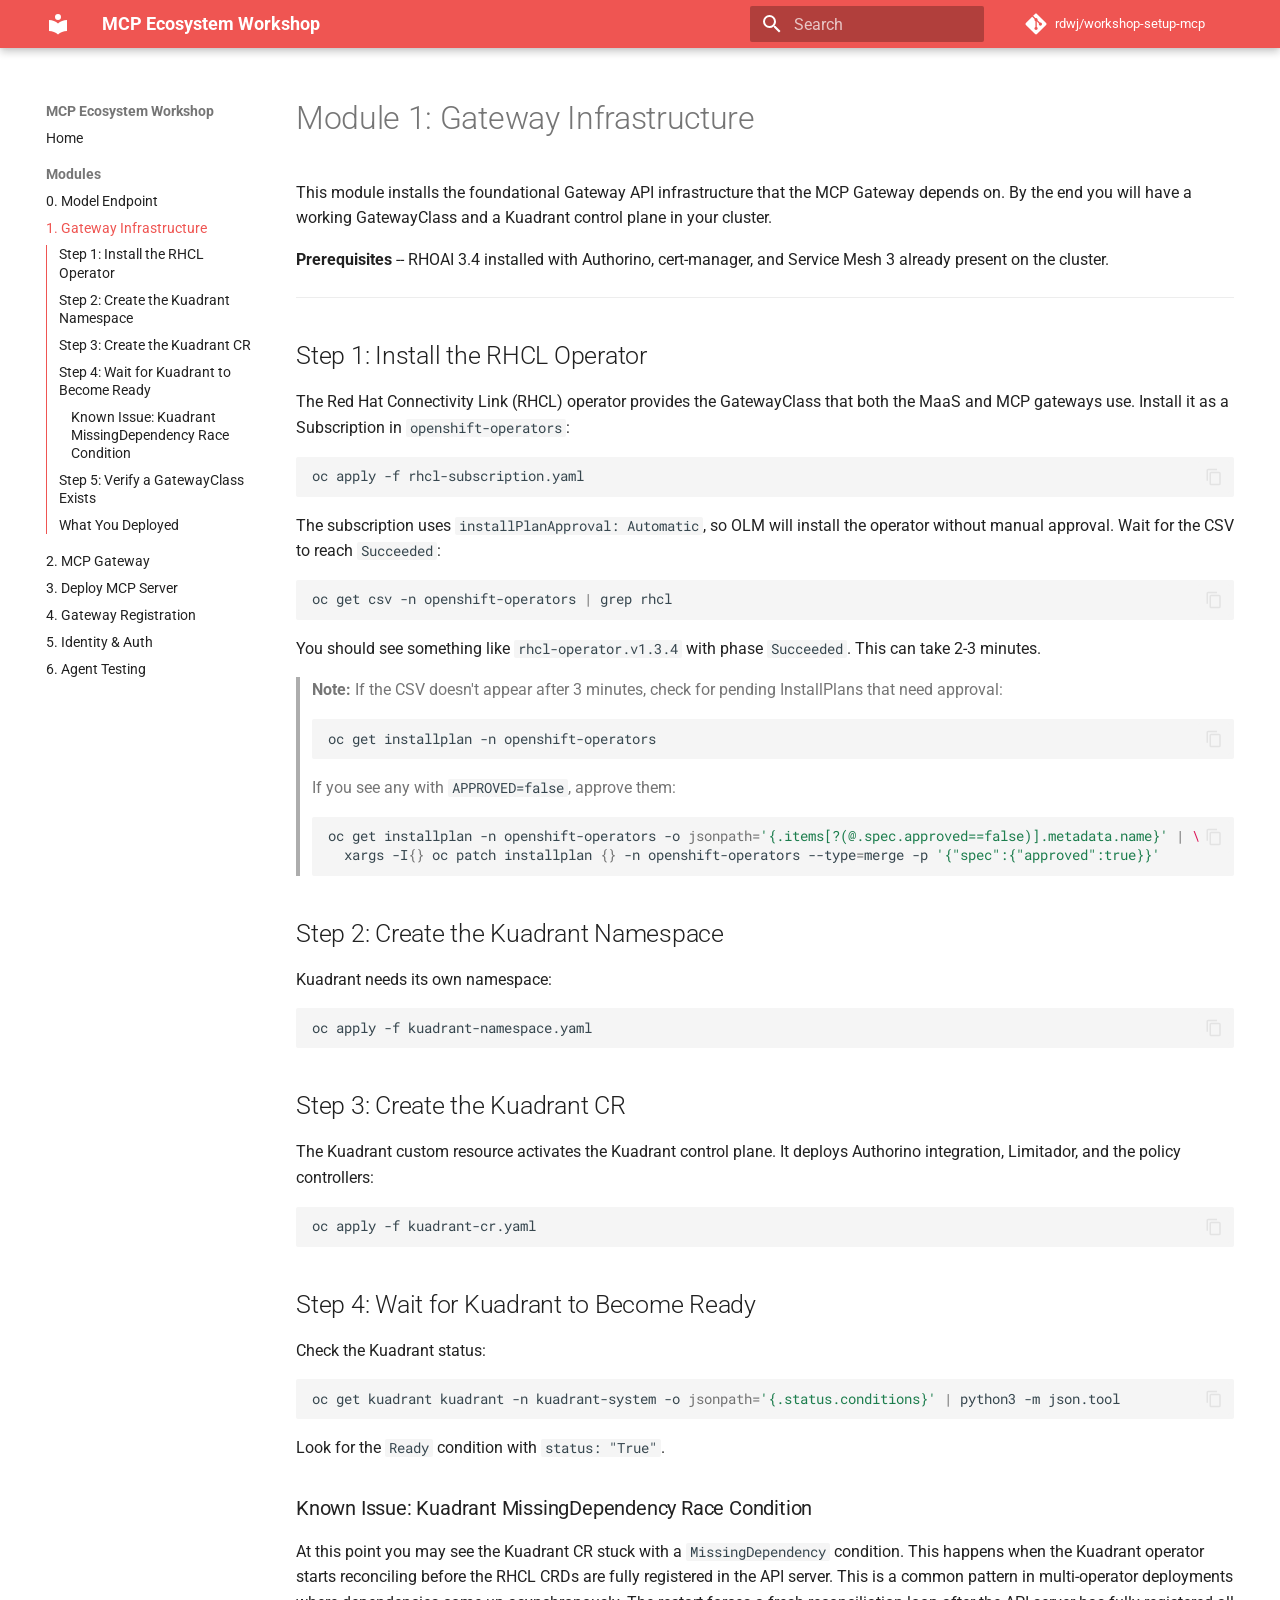
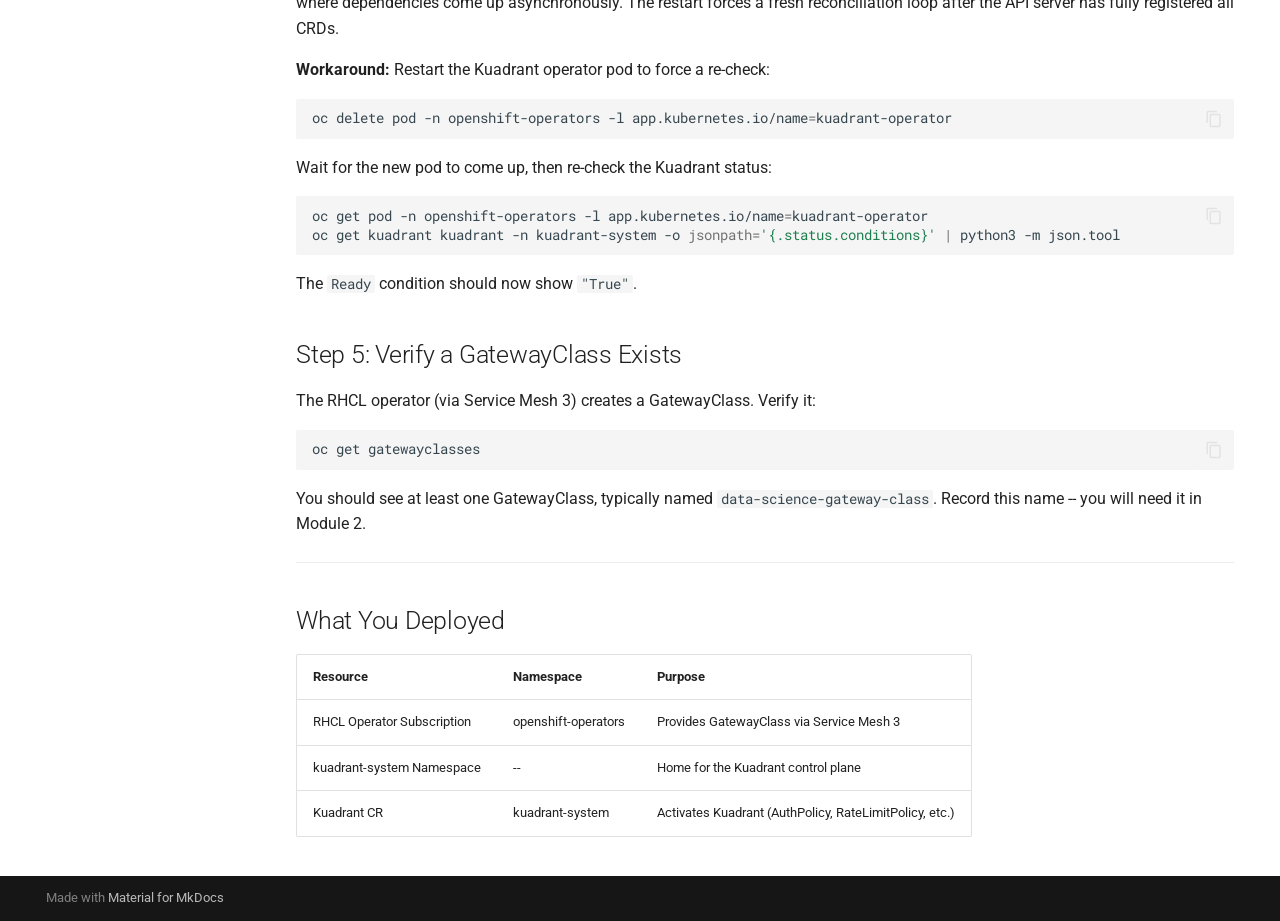
<file: 01-gateway-infrastructure/index.html>
<!doctype html>
<html lang="en" class="no-js">
  <head>
    
      <meta charset="utf-8">
      <meta name="viewport" content="width=device-width,initial-scale=1">
      
        <meta name="description" content="Deploy and manage the MCP Ecosystem on Red Hat OpenShift AI">
      
      
      
      
        <link rel="prev" href="../00-model-endpoint/">
      
      
        <link rel="next" href="../02-mcp-gateway/">
      
      
        
      
      
      <link rel="icon" href="../assets/images/favicon.png">
      <meta name="generator" content="mkdocs-1.6.1, mkdocs-material-9.7.6">
    
    
      
        <title>1. Gateway Infrastructure - MCP Ecosystem Workshop</title>
      
    
    
      <link rel="stylesheet" href="../assets/stylesheets/main.484c7ddc.min.css">
      
        
        <link rel="stylesheet" href="../assets/stylesheets/palette.ab4e12ef.min.css">
      
      


    
    
      
    
    
      
        
        
        <link rel="preconnect" href="https://fonts.gstatic.com" crossorigin>
        <link rel="stylesheet" href="https://fonts.googleapis.com/css?family=Roboto:300,300i,400,400i,700,700i%7CRoboto+Mono:400,400i,700,700i&display=fallback">
        <style>:root{--md-text-font:"Roboto";--md-code-font:"Roboto Mono"}</style>
      
    
    
    <script>__md_scope=new URL("..",location),__md_hash=e=>[...e].reduce(((e,_)=>(e<<5)-e+_.charCodeAt(0)),0),__md_get=(e,_=localStorage,t=__md_scope)=>JSON.parse(_.getItem(t.pathname+"."+e)),__md_set=(e,_,t=localStorage,a=__md_scope)=>{try{t.setItem(a.pathname+"."+e,JSON.stringify(_))}catch(e){}}</script>
    
      

    
    
  </head>
  
  
    
    
    
    
    
    <body dir="ltr" data-md-color-scheme="default" data-md-color-primary="red" data-md-color-accent="red">
  
    
    <input class="md-toggle" data-md-toggle="drawer" type="checkbox" id="__drawer" autocomplete="off">
    <input class="md-toggle" data-md-toggle="search" type="checkbox" id="__search" autocomplete="off">
    <label class="md-overlay" for="__drawer"></label>
    <div data-md-component="skip">
      
        
        <a href="#module-1-gateway-infrastructure" class="md-skip">
          Skip to content
        </a>
      
    </div>
    <div data-md-component="announce">
      
    </div>
    
    
      

  

<header class="md-header md-header--shadow" data-md-component="header">
  <nav class="md-header__inner md-grid" aria-label="Header">
    <a href=".." title="MCP Ecosystem Workshop" class="md-header__button md-logo" aria-label="MCP Ecosystem Workshop" data-md-component="logo">
      
  
  <svg xmlns="http://www.w3.org/2000/svg" viewBox="0 0 24 24"><path d="M12 8a3 3 0 0 0 3-3 3 3 0 0 0-3-3 3 3 0 0 0-3 3 3 3 0 0 0 3 3m0 3.54C9.64 9.35 6.5 8 3 8v11c3.5 0 6.64 1.35 9 3.54 2.36-2.19 5.5-3.54 9-3.54V8c-3.5 0-6.64 1.35-9 3.54"/></svg>

    </a>
    <label class="md-header__button md-icon" for="__drawer">
      
      <svg xmlns="http://www.w3.org/2000/svg" viewBox="0 0 24 24"><path d="M3 6h18v2H3zm0 5h18v2H3zm0 5h18v2H3z"/></svg>
    </label>
    <div class="md-header__title" data-md-component="header-title">
      <div class="md-header__ellipsis">
        <div class="md-header__topic">
          <span class="md-ellipsis">
            MCP Ecosystem Workshop
          </span>
        </div>
        <div class="md-header__topic" data-md-component="header-topic">
          <span class="md-ellipsis">
            
              1. Gateway Infrastructure
            
          </span>
        </div>
      </div>
    </div>
    
      
    
    
    
    
      
      
        <label class="md-header__button md-icon" for="__search">
          
          <svg xmlns="http://www.w3.org/2000/svg" viewBox="0 0 24 24"><path d="M9.5 3A6.5 6.5 0 0 1 16 9.5c0 1.61-.59 3.09-1.56 4.23l.27.27h.79l5 5-1.5 1.5-5-5v-.79l-.27-.27A6.52 6.52 0 0 1 9.5 16 6.5 6.5 0 0 1 3 9.5 6.5 6.5 0 0 1 9.5 3m0 2C7 5 5 7 5 9.5S7 14 9.5 14 14 12 14 9.5 12 5 9.5 5"/></svg>
        </label>
        <div class="md-search" data-md-component="search" role="dialog">
  <label class="md-search__overlay" for="__search"></label>
  <div class="md-search__inner" role="search">
    <form class="md-search__form" name="search">
      <input type="text" class="md-search__input" name="query" aria-label="Search" placeholder="Search" autocapitalize="off" autocorrect="off" autocomplete="off" spellcheck="false" data-md-component="search-query" required>
      <label class="md-search__icon md-icon" for="__search">
        
        <svg xmlns="http://www.w3.org/2000/svg" viewBox="0 0 24 24"><path d="M9.5 3A6.5 6.5 0 0 1 16 9.5c0 1.61-.59 3.09-1.56 4.23l.27.27h.79l5 5-1.5 1.5-5-5v-.79l-.27-.27A6.52 6.52 0 0 1 9.5 16 6.5 6.5 0 0 1 3 9.5 6.5 6.5 0 0 1 9.5 3m0 2C7 5 5 7 5 9.5S7 14 9.5 14 14 12 14 9.5 12 5 9.5 5"/></svg>
        
        <svg xmlns="http://www.w3.org/2000/svg" viewBox="0 0 24 24"><path d="M20 11v2H8l5.5 5.5-1.42 1.42L4.16 12l7.92-7.92L13.5 5.5 8 11z"/></svg>
      </label>
      <nav class="md-search__options" aria-label="Search">
        
        <button type="reset" class="md-search__icon md-icon" title="Clear" aria-label="Clear" tabindex="-1">
          
          <svg xmlns="http://www.w3.org/2000/svg" viewBox="0 0 24 24"><path d="M19 6.41 17.59 5 12 10.59 6.41 5 5 6.41 10.59 12 5 17.59 6.41 19 12 13.41 17.59 19 19 17.59 13.41 12z"/></svg>
        </button>
      </nav>
      
    </form>
    <div class="md-search__output">
      <div class="md-search__scrollwrap" tabindex="0" data-md-scrollfix>
        <div class="md-search-result" data-md-component="search-result">
          <div class="md-search-result__meta">
            Initializing search
          </div>
          <ol class="md-search-result__list" role="presentation"></ol>
        </div>
      </div>
    </div>
  </div>
</div>
      
    
    
      <div class="md-header__source">
        <a href="https://github.com/rdwj/workshop-setup-mcp" title="Go to repository" class="md-source" data-md-component="source">
  <div class="md-source__icon md-icon">
    
    <svg xmlns="http://www.w3.org/2000/svg" viewBox="0 0 448 512"><!--! Font Awesome Free 7.1.0 by @fontawesome - https://fontawesome.com License - https://fontawesome.com/license/free (Icons: CC BY 4.0, Fonts: SIL OFL 1.1, Code: MIT License) Copyright 2025 Fonticons, Inc.--><path d="M439.6 236.1 244 40.5c-5.4-5.5-12.8-8.5-20.4-8.5s-15 3-20.4 8.4L162.5 81l51.5 51.5c27.1-9.1 52.7 16.8 43.4 43.7l49.7 49.7c34.2-11.8 61.2 31 35.5 56.7-26.5 26.5-70.2-2.9-56-37.3L240.3 199v121.9c25.3 12.5 22.3 41.8 9.1 55-6.4 6.4-15.2 10.1-24.3 10.1s-17.8-3.6-24.3-10.1c-17.6-17.6-11.1-46.9 11.2-56v-123c-20.8-8.5-24.6-30.7-18.6-45L142.6 101 8.5 235.1C3 240.6 0 247.9 0 255.5s3 15 8.5 20.4l195.6 195.7c5.4 5.4 12.7 8.4 20.4 8.4s15-3 20.4-8.4l194.7-194.7c5.4-5.4 8.4-12.8 8.4-20.4s-3-15-8.4-20.4"/></svg>
  </div>
  <div class="md-source__repository">
    rdwj/workshop-setup-mcp
  </div>
</a>
      </div>
    
  </nav>
  
</header>
    
    <div class="md-container" data-md-component="container">
      
      
        
          
        
      
      <main class="md-main" data-md-component="main">
        <div class="md-main__inner md-grid">
          
            
              
              <div class="md-sidebar md-sidebar--primary" data-md-component="sidebar" data-md-type="navigation" >
                <div class="md-sidebar__scrollwrap">
                  <div class="md-sidebar__inner">
                    



  

<nav class="md-nav md-nav--primary md-nav--integrated" aria-label="Navigation" data-md-level="0">
  <label class="md-nav__title" for="__drawer">
    <a href=".." title="MCP Ecosystem Workshop" class="md-nav__button md-logo" aria-label="MCP Ecosystem Workshop" data-md-component="logo">
      
  
  <svg xmlns="http://www.w3.org/2000/svg" viewBox="0 0 24 24"><path d="M12 8a3 3 0 0 0 3-3 3 3 0 0 0-3-3 3 3 0 0 0-3 3 3 3 0 0 0 3 3m0 3.54C9.64 9.35 6.5 8 3 8v11c3.5 0 6.64 1.35 9 3.54 2.36-2.19 5.5-3.54 9-3.54V8c-3.5 0-6.64 1.35-9 3.54"/></svg>

    </a>
    MCP Ecosystem Workshop
  </label>
  
    <div class="md-nav__source">
      <a href="https://github.com/rdwj/workshop-setup-mcp" title="Go to repository" class="md-source" data-md-component="source">
  <div class="md-source__icon md-icon">
    
    <svg xmlns="http://www.w3.org/2000/svg" viewBox="0 0 448 512"><!--! Font Awesome Free 7.1.0 by @fontawesome - https://fontawesome.com License - https://fontawesome.com/license/free (Icons: CC BY 4.0, Fonts: SIL OFL 1.1, Code: MIT License) Copyright 2025 Fonticons, Inc.--><path d="M439.6 236.1 244 40.5c-5.4-5.5-12.8-8.5-20.4-8.5s-15 3-20.4 8.4L162.5 81l51.5 51.5c27.1-9.1 52.7 16.8 43.4 43.7l49.7 49.7c34.2-11.8 61.2 31 35.5 56.7-26.5 26.5-70.2-2.9-56-37.3L240.3 199v121.9c25.3 12.5 22.3 41.8 9.1 55-6.4 6.4-15.2 10.1-24.3 10.1s-17.8-3.6-24.3-10.1c-17.6-17.6-11.1-46.9 11.2-56v-123c-20.8-8.5-24.6-30.7-18.6-45L142.6 101 8.5 235.1C3 240.6 0 247.9 0 255.5s3 15 8.5 20.4l195.6 195.7c5.4 5.4 12.7 8.4 20.4 8.4s15-3 20.4-8.4l194.7-194.7c5.4-5.4 8.4-12.8 8.4-20.4s-3-15-8.4-20.4"/></svg>
  </div>
  <div class="md-source__repository">
    rdwj/workshop-setup-mcp
  </div>
</a>
    </div>
  
  <ul class="md-nav__list" data-md-scrollfix>
    
      
      
  
  
  
  
    <li class="md-nav__item">
      <a href=".." class="md-nav__link">
        
  
  
  <span class="md-ellipsis">
    
  
    Home
  

    
  </span>
  
  

      </a>
    </li>
  

    
      
      
  
  
    
  
  
  
    
    
    
    
      
        
        
      
    
    
    <li class="md-nav__item md-nav__item--active md-nav__item--section md-nav__item--nested">
      
        
        
        <input class="md-nav__toggle md-toggle " type="checkbox" id="__nav_2" checked>
        
          
          <label class="md-nav__link" for="__nav_2" id="__nav_2_label" tabindex="">
            
  
  
  <span class="md-ellipsis">
    
  
    Modules
  

    
  </span>
  
  

            <span class="md-nav__icon md-icon"></span>
          </label>
        
        <nav class="md-nav" data-md-level="1" aria-labelledby="__nav_2_label" aria-expanded="true">
          <label class="md-nav__title" for="__nav_2">
            <span class="md-nav__icon md-icon"></span>
            
  
    Modules
  

          </label>
          <ul class="md-nav__list" data-md-scrollfix>
            
              
                
  
  
  
  
    <li class="md-nav__item">
      <a href="../00-model-endpoint/" class="md-nav__link">
        
  
  
  <span class="md-ellipsis">
    
  
    0. Model Endpoint
  

    
  </span>
  
  

      </a>
    </li>
  

              
            
              
                
  
  
    
  
  
  
    <li class="md-nav__item md-nav__item--active">
      
      <input class="md-nav__toggle md-toggle" type="checkbox" id="__toc">
      
      
        
      
      
        <label class="md-nav__link md-nav__link--active" for="__toc">
          
  
  
  <span class="md-ellipsis">
    
  
    1. Gateway Infrastructure
  

    
  </span>
  
  

          <span class="md-nav__icon md-icon"></span>
        </label>
      
      <a href="./" class="md-nav__link md-nav__link--active">
        
  
  
  <span class="md-ellipsis">
    
  
    1. Gateway Infrastructure
  

    
  </span>
  
  

      </a>
      
        

<nav class="md-nav md-nav--secondary" aria-label="Table of contents">
  
  
  
    
  
  
    <label class="md-nav__title" for="__toc">
      <span class="md-nav__icon md-icon"></span>
      Table of contents
    </label>
    <ul class="md-nav__list" data-md-component="toc" data-md-scrollfix>
      
        <li class="md-nav__item">
  <a href="#step-1-install-the-rhcl-operator" class="md-nav__link">
    <span class="md-ellipsis">
      
        Step 1: Install the RHCL Operator
      
    </span>
  </a>
  
</li>
      
        <li class="md-nav__item">
  <a href="#step-2-create-the-kuadrant-namespace" class="md-nav__link">
    <span class="md-ellipsis">
      
        Step 2: Create the Kuadrant Namespace
      
    </span>
  </a>
  
</li>
      
        <li class="md-nav__item">
  <a href="#step-3-create-the-kuadrant-cr" class="md-nav__link">
    <span class="md-ellipsis">
      
        Step 3: Create the Kuadrant CR
      
    </span>
  </a>
  
</li>
      
        <li class="md-nav__item">
  <a href="#step-4-wait-for-kuadrant-to-become-ready" class="md-nav__link">
    <span class="md-ellipsis">
      
        Step 4: Wait for Kuadrant to Become Ready
      
    </span>
  </a>
  
    <nav class="md-nav" aria-label="Step 4: Wait for Kuadrant to Become Ready">
      <ul class="md-nav__list">
        
          <li class="md-nav__item">
  <a href="#known-issue-kuadrant-missingdependency-race-condition" class="md-nav__link">
    <span class="md-ellipsis">
      
        Known Issue: Kuadrant MissingDependency Race Condition
      
    </span>
  </a>
  
</li>
        
      </ul>
    </nav>
  
</li>
      
        <li class="md-nav__item">
  <a href="#step-5-verify-a-gatewayclass-exists" class="md-nav__link">
    <span class="md-ellipsis">
      
        Step 5: Verify a GatewayClass Exists
      
    </span>
  </a>
  
</li>
      
        <li class="md-nav__item">
  <a href="#what-you-deployed" class="md-nav__link">
    <span class="md-ellipsis">
      
        What You Deployed
      
    </span>
  </a>
  
</li>
      
    </ul>
  
</nav>
      
    </li>
  

              
            
              
                
  
  
  
  
    <li class="md-nav__item">
      <a href="../02-mcp-gateway/" class="md-nav__link">
        
  
  
  <span class="md-ellipsis">
    
  
    2. MCP Gateway
  

    
  </span>
  
  

      </a>
    </li>
  

              
            
              
                
  
  
  
  
    <li class="md-nav__item">
      <a href="../03-mcp-server/" class="md-nav__link">
        
  
  
  <span class="md-ellipsis">
    
  
    3. Deploy MCP Server
  

    
  </span>
  
  

      </a>
    </li>
  

              
            
              
                
  
  
  
  
    <li class="md-nav__item">
      <a href="../04-gateway-registration/" class="md-nav__link">
        
  
  
  <span class="md-ellipsis">
    
  
    4. Gateway Registration
  

    
  </span>
  
  

      </a>
    </li>
  

              
            
              
                
  
  
  
  
    <li class="md-nav__item">
      <a href="../05-identity-auth/" class="md-nav__link">
        
  
  
  <span class="md-ellipsis">
    
  
    5. Identity & Auth
  

    
  </span>
  
  

      </a>
    </li>
  

              
            
              
                
  
  
  
  
    <li class="md-nav__item">
      <a href="../06-agent-test/" class="md-nav__link">
        
  
  
  <span class="md-ellipsis">
    
  
    6. Agent Testing
  

    
  </span>
  
  

      </a>
    </li>
  

              
            
          </ul>
        </nav>
      
    </li>
  

    
  </ul>
</nav>
                  </div>
                </div>
              </div>
            
            
          
          
            <div class="md-content" data-md-component="content">
              
              <article class="md-content__inner md-typeset">
                
                  


  
  


<h1 id="module-1-gateway-infrastructure">Module 1: Gateway Infrastructure<a class="headerlink" href="#module-1-gateway-infrastructure" title="Permanent link">&para;</a></h1>
<p>This module installs the foundational Gateway API infrastructure that the MCP
Gateway depends on. By the end you will have a working GatewayClass and a
Kuadrant control plane in your cluster.</p>
<p><strong>Prerequisites</strong> -- RHOAI 3.4 installed with Authorino, cert-manager, and
Service Mesh 3 already present on the cluster.</p>
<hr />
<h2 id="step-1-install-the-rhcl-operator">Step 1: Install the RHCL Operator<a class="headerlink" href="#step-1-install-the-rhcl-operator" title="Permanent link">&para;</a></h2>
<p>The Red Hat Connectivity Link (RHCL) operator provides the GatewayClass that
both the MaaS and MCP gateways use. Install it as a Subscription in
<code>openshift-operators</code>:</p>
<div class="highlight"><pre><span></span><code><a id="__codelineno-0-1" name="__codelineno-0-1" href="#__codelineno-0-1"></a>oc<span class="w"> </span>apply<span class="w"> </span>-f<span class="w"> </span>rhcl-subscription.yaml
</code></pre></div>
<p>The subscription uses <code>installPlanApproval: Automatic</code>, so OLM will install the
operator without manual approval. Wait for the CSV to reach <code>Succeeded</code>:</p>
<div class="highlight"><pre><span></span><code><a id="__codelineno-1-1" name="__codelineno-1-1" href="#__codelineno-1-1"></a>oc<span class="w"> </span>get<span class="w"> </span>csv<span class="w"> </span>-n<span class="w"> </span>openshift-operators<span class="w"> </span><span class="p">|</span><span class="w"> </span>grep<span class="w"> </span>rhcl
</code></pre></div>
<p>You should see something like <code>rhcl-operator.v1.3.4</code> with phase <code>Succeeded</code>.
This can take 2-3 minutes.</p>
<blockquote>
<p><strong>Note:</strong> If the CSV doesn't appear after 3 minutes, check for pending
InstallPlans that need approval:</p>
<div class="highlight"><pre><span></span><code><a id="__codelineno-2-1" name="__codelineno-2-1" href="#__codelineno-2-1"></a>oc<span class="w"> </span>get<span class="w"> </span>installplan<span class="w"> </span>-n<span class="w"> </span>openshift-operators
</code></pre></div>
<p>If you see any with <code>APPROVED=false</code>, approve them:</p>
<div class="highlight"><pre><span></span><code><a id="__codelineno-3-1" name="__codelineno-3-1" href="#__codelineno-3-1"></a>oc<span class="w"> </span>get<span class="w"> </span>installplan<span class="w"> </span>-n<span class="w"> </span>openshift-operators<span class="w"> </span>-o<span class="w"> </span><span class="nv">jsonpath</span><span class="o">=</span><span class="s1">&#39;{.items[?(@.spec.approved==false)].metadata.name}&#39;</span><span class="w"> </span><span class="p">|</span><span class="w"> </span><span class="se">\</span>
<a id="__codelineno-3-2" name="__codelineno-3-2" href="#__codelineno-3-2"></a><span class="w">  </span>xargs<span class="w"> </span>-I<span class="o">{}</span><span class="w"> </span>oc<span class="w"> </span>patch<span class="w"> </span>installplan<span class="w"> </span><span class="o">{}</span><span class="w"> </span>-n<span class="w"> </span>openshift-operators<span class="w"> </span>--type<span class="o">=</span>merge<span class="w"> </span>-p<span class="w"> </span><span class="s1">&#39;{&quot;spec&quot;:{&quot;approved&quot;:true}}&#39;</span>
</code></pre></div>
</blockquote>
<h2 id="step-2-create-the-kuadrant-namespace">Step 2: Create the Kuadrant Namespace<a class="headerlink" href="#step-2-create-the-kuadrant-namespace" title="Permanent link">&para;</a></h2>
<p>Kuadrant needs its own namespace:</p>
<div class="highlight"><pre><span></span><code><a id="__codelineno-4-1" name="__codelineno-4-1" href="#__codelineno-4-1"></a>oc<span class="w"> </span>apply<span class="w"> </span>-f<span class="w"> </span>kuadrant-namespace.yaml
</code></pre></div>
<h2 id="step-3-create-the-kuadrant-cr">Step 3: Create the Kuadrant CR<a class="headerlink" href="#step-3-create-the-kuadrant-cr" title="Permanent link">&para;</a></h2>
<p>The Kuadrant custom resource activates the Kuadrant control plane. It deploys
Authorino integration, Limitador, and the policy controllers:</p>
<div class="highlight"><pre><span></span><code><a id="__codelineno-5-1" name="__codelineno-5-1" href="#__codelineno-5-1"></a>oc<span class="w"> </span>apply<span class="w"> </span>-f<span class="w"> </span>kuadrant-cr.yaml
</code></pre></div>
<h2 id="step-4-wait-for-kuadrant-to-become-ready">Step 4: Wait for Kuadrant to Become Ready<a class="headerlink" href="#step-4-wait-for-kuadrant-to-become-ready" title="Permanent link">&para;</a></h2>
<p>Check the Kuadrant status:</p>
<div class="highlight"><pre><span></span><code><a id="__codelineno-6-1" name="__codelineno-6-1" href="#__codelineno-6-1"></a>oc<span class="w"> </span>get<span class="w"> </span>kuadrant<span class="w"> </span>kuadrant<span class="w"> </span>-n<span class="w"> </span>kuadrant-system<span class="w"> </span>-o<span class="w"> </span><span class="nv">jsonpath</span><span class="o">=</span><span class="s1">&#39;{.status.conditions}&#39;</span><span class="w"> </span><span class="p">|</span><span class="w"> </span>python3<span class="w"> </span>-m<span class="w"> </span>json.tool
</code></pre></div>
<p>Look for the <code>Ready</code> condition with <code>status: "True"</code>.</p>
<h3 id="known-issue-kuadrant-missingdependency-race-condition">Known Issue: Kuadrant MissingDependency Race Condition<a class="headerlink" href="#known-issue-kuadrant-missingdependency-race-condition" title="Permanent link">&para;</a></h3>
<p>At this point you may see the Kuadrant CR stuck with a <code>MissingDependency</code>
condition. This happens when the Kuadrant operator starts reconciling before
the RHCL CRDs are fully registered in the API server. This is a common
pattern in multi-operator deployments where dependencies come up
asynchronously. The restart forces a fresh reconciliation loop after the API
server has fully registered all CRDs.</p>
<p><strong>Workaround:</strong> Restart the Kuadrant operator pod to force a re-check:</p>
<div class="highlight"><pre><span></span><code><a id="__codelineno-7-1" name="__codelineno-7-1" href="#__codelineno-7-1"></a>oc<span class="w"> </span>delete<span class="w"> </span>pod<span class="w"> </span>-n<span class="w"> </span>openshift-operators<span class="w"> </span>-l<span class="w"> </span>app.kubernetes.io/name<span class="o">=</span>kuadrant-operator
</code></pre></div>
<p>Wait for the new pod to come up, then re-check the Kuadrant status:</p>
<div class="highlight"><pre><span></span><code><a id="__codelineno-8-1" name="__codelineno-8-1" href="#__codelineno-8-1"></a>oc<span class="w"> </span>get<span class="w"> </span>pod<span class="w"> </span>-n<span class="w"> </span>openshift-operators<span class="w"> </span>-l<span class="w"> </span>app.kubernetes.io/name<span class="o">=</span>kuadrant-operator
<a id="__codelineno-8-2" name="__codelineno-8-2" href="#__codelineno-8-2"></a>oc<span class="w"> </span>get<span class="w"> </span>kuadrant<span class="w"> </span>kuadrant<span class="w"> </span>-n<span class="w"> </span>kuadrant-system<span class="w"> </span>-o<span class="w"> </span><span class="nv">jsonpath</span><span class="o">=</span><span class="s1">&#39;{.status.conditions}&#39;</span><span class="w"> </span><span class="p">|</span><span class="w"> </span>python3<span class="w"> </span>-m<span class="w"> </span>json.tool
</code></pre></div>
<p>The <code>Ready</code> condition should now show <code>"True"</code>.</p>
<h2 id="step-5-verify-a-gatewayclass-exists">Step 5: Verify a GatewayClass Exists<a class="headerlink" href="#step-5-verify-a-gatewayclass-exists" title="Permanent link">&para;</a></h2>
<p>The RHCL operator (via Service Mesh 3) creates a GatewayClass. Verify it:</p>
<div class="highlight"><pre><span></span><code><a id="__codelineno-9-1" name="__codelineno-9-1" href="#__codelineno-9-1"></a>oc<span class="w"> </span>get<span class="w"> </span>gatewayclasses
</code></pre></div>
<p>You should see at least one GatewayClass, typically named
<code>data-science-gateway-class</code>. Record this name -- you will need it in Module 2.</p>
<hr />
<h2 id="what-you-deployed">What You Deployed<a class="headerlink" href="#what-you-deployed" title="Permanent link">&para;</a></h2>
<table>
<thead>
<tr>
<th>Resource</th>
<th>Namespace</th>
<th>Purpose</th>
</tr>
</thead>
<tbody>
<tr>
<td>RHCL Operator Subscription</td>
<td>openshift-operators</td>
<td>Provides GatewayClass via Service Mesh 3</td>
</tr>
<tr>
<td>kuadrant-system Namespace</td>
<td>--</td>
<td>Home for the Kuadrant control plane</td>
</tr>
<tr>
<td>Kuadrant CR</td>
<td>kuadrant-system</td>
<td>Activates Kuadrant (AuthPolicy, RateLimitPolicy, etc.)</td>
</tr>
</tbody>
</table>












                
              </article>
            </div>
          
          
<script>var target=document.getElementById(location.hash.slice(1));target&&target.name&&(target.checked=target.name.startsWith("__tabbed_"))</script>
        </div>
        
          <button type="button" class="md-top md-icon" data-md-component="top" hidden>
  
  <svg xmlns="http://www.w3.org/2000/svg" viewBox="0 0 24 24"><path d="M13 20h-2V8l-5.5 5.5-1.42-1.42L12 4.16l7.92 7.92-1.42 1.42L13 8z"/></svg>
  Back to top
</button>
        
      </main>
      
        <footer class="md-footer">
  
  <div class="md-footer-meta md-typeset">
    <div class="md-footer-meta__inner md-grid">
      <div class="md-copyright">
  
  
    Made with
    <a href="https://squidfunk.github.io/mkdocs-material/" target="_blank" rel="noopener">
      Material for MkDocs
    </a>
  
</div>
      
    </div>
  </div>
</footer>
      
    </div>
    <div class="md-dialog" data-md-component="dialog">
      <div class="md-dialog__inner md-typeset"></div>
    </div>
    
    
    
      
      
      <script id="__config" type="application/json">{"annotate": null, "base": "..", "features": ["content.code.copy", "content.code.annotate", "navigation.sections", "navigation.expand", "navigation.top", "toc.integrate"], "search": "../assets/javascripts/workers/search.2c215733.min.js", "tags": null, "translations": {"clipboard.copied": "Copied to clipboard", "clipboard.copy": "Copy to clipboard", "search.result.more.one": "1 more on this page", "search.result.more.other": "# more on this page", "search.result.none": "No matching documents", "search.result.one": "1 matching document", "search.result.other": "# matching documents", "search.result.placeholder": "Type to start searching", "search.result.term.missing": "Missing", "select.version": "Select version"}, "version": null}</script>
    
    
      <script src="../assets/javascripts/bundle.79ae519e.min.js"></script>
      
    
  </body>
</html>
</file>
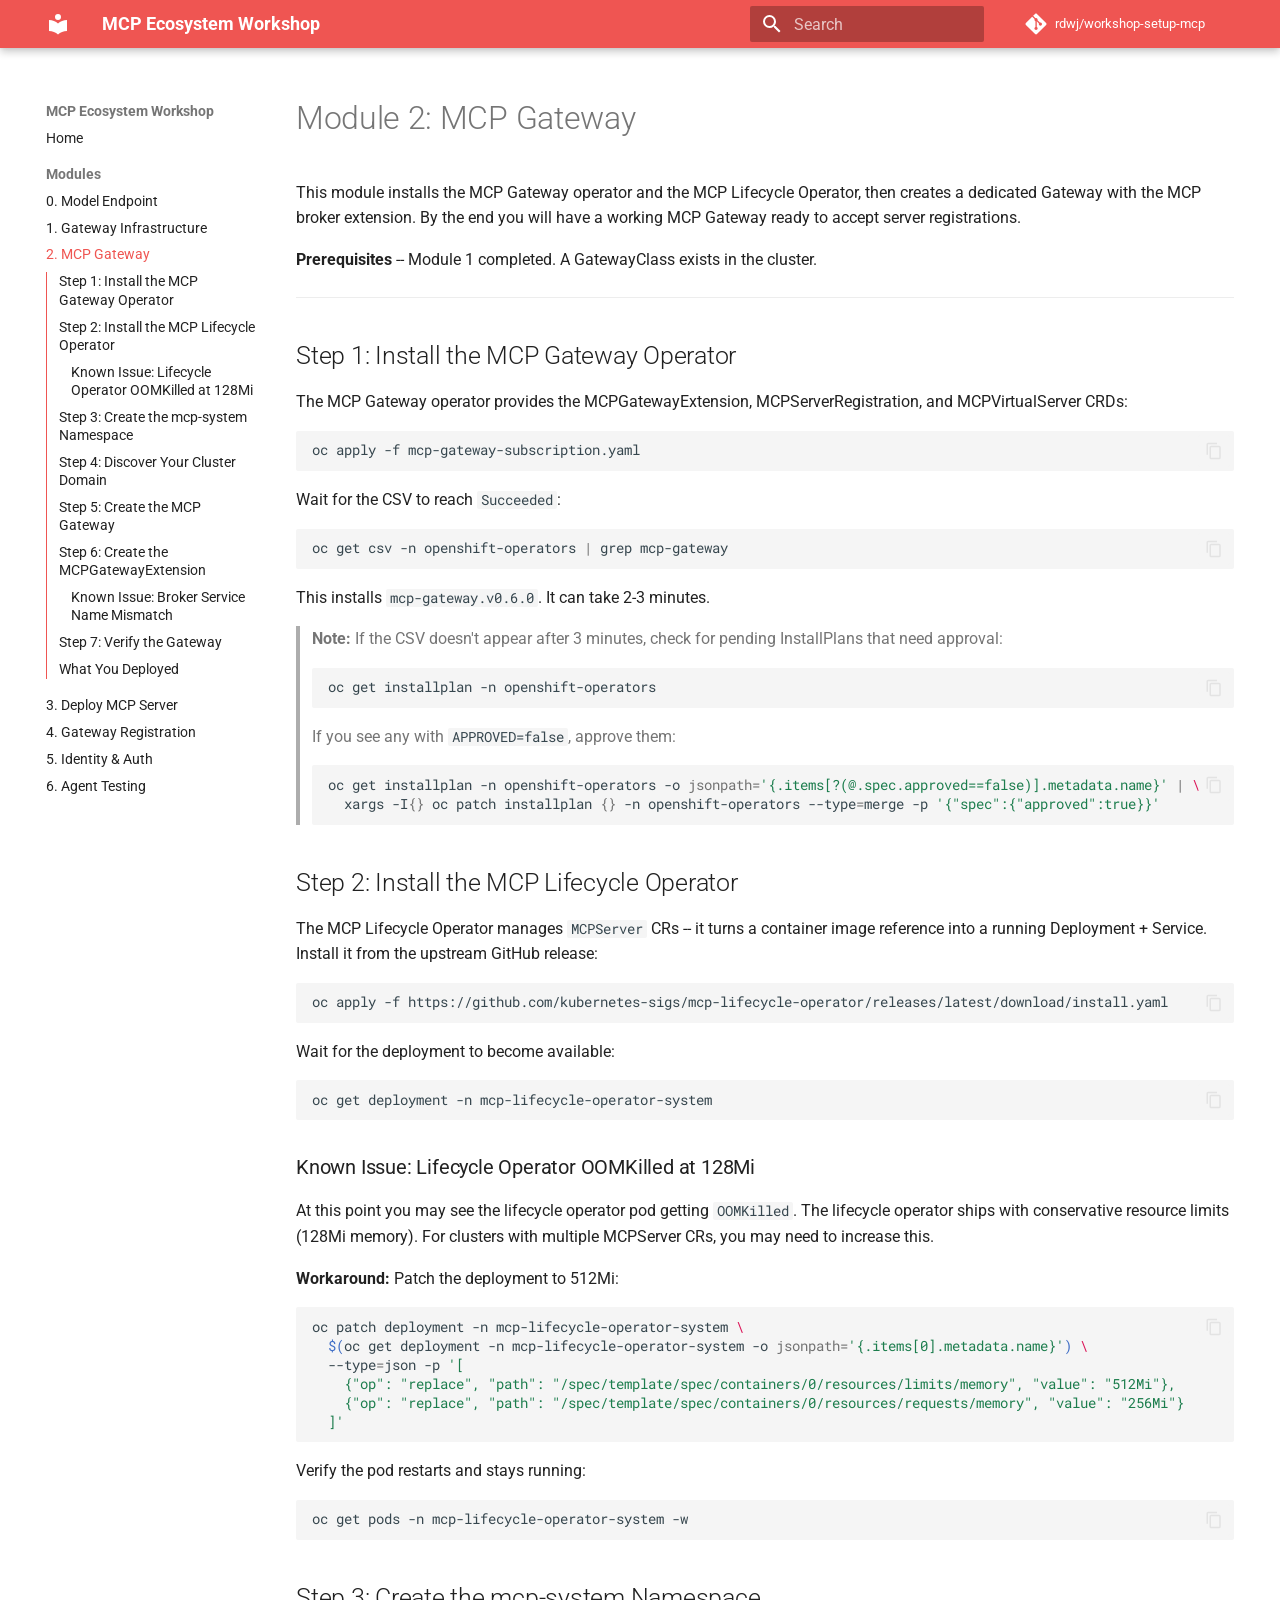
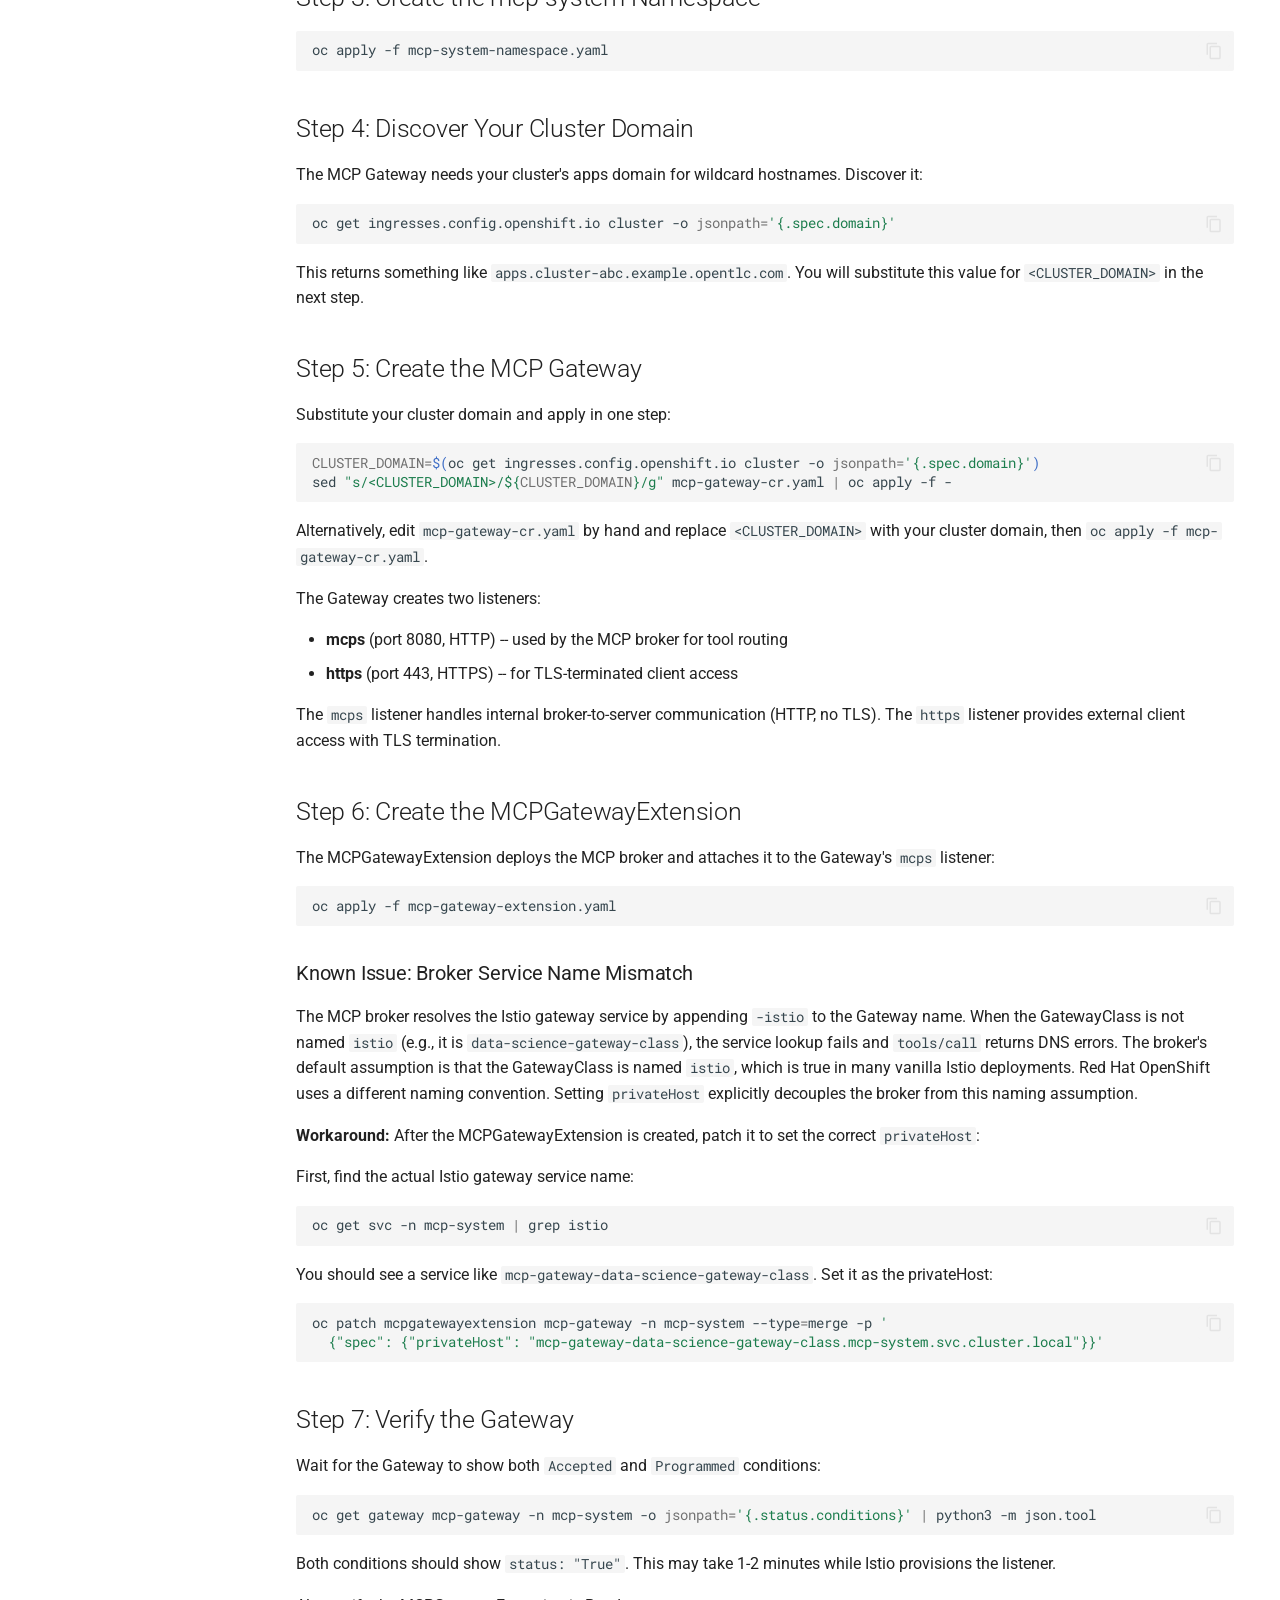
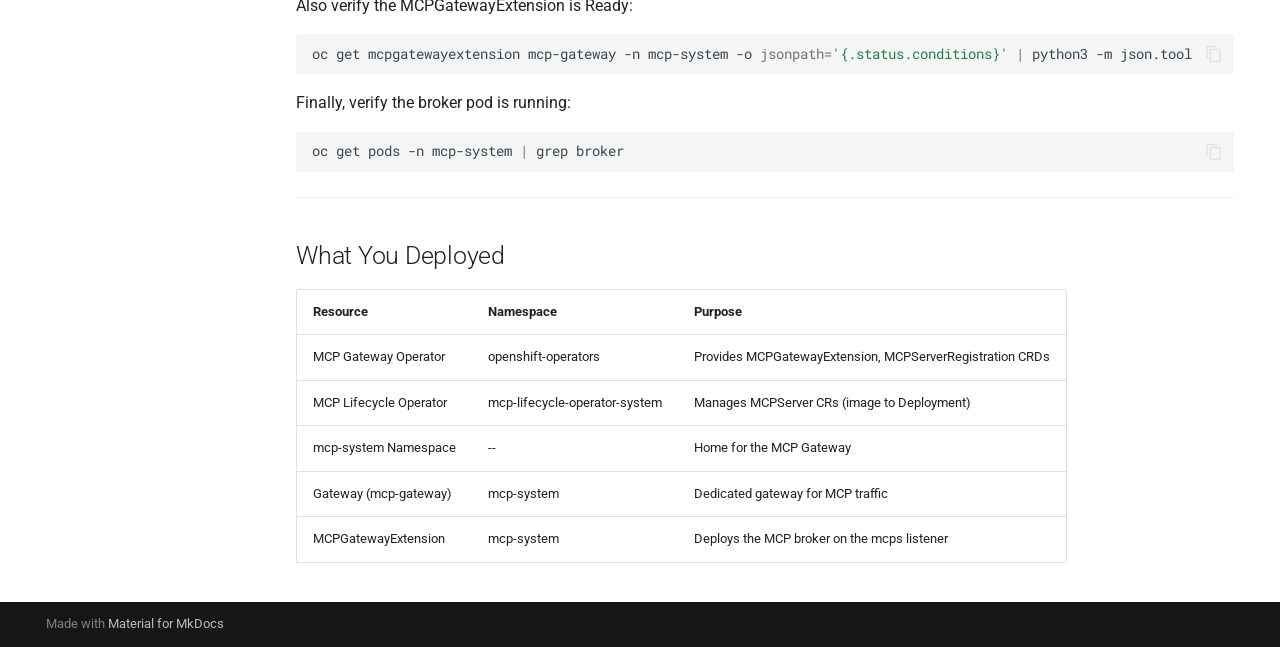
<file: 02-mcp-gateway/index.html>
<!doctype html>
<html lang="en" class="no-js">
  <head>
    
      <meta charset="utf-8">
      <meta name="viewport" content="width=device-width,initial-scale=1">
      
        <meta name="description" content="Deploy and manage the MCP Ecosystem on Red Hat OpenShift AI">
      
      
      
      
        <link rel="prev" href="../01-gateway-infrastructure/">
      
      
        <link rel="next" href="../03-mcp-server/">
      
      
        
      
      
      <link rel="icon" href="../assets/images/favicon.png">
      <meta name="generator" content="mkdocs-1.6.1, mkdocs-material-9.7.6">
    
    
      
        <title>2. MCP Gateway - MCP Ecosystem Workshop</title>
      
    
    
      <link rel="stylesheet" href="../assets/stylesheets/main.484c7ddc.min.css">
      
        
        <link rel="stylesheet" href="../assets/stylesheets/palette.ab4e12ef.min.css">
      
      


    
    
      
    
    
      
        
        
        <link rel="preconnect" href="https://fonts.gstatic.com" crossorigin>
        <link rel="stylesheet" href="https://fonts.googleapis.com/css?family=Roboto:300,300i,400,400i,700,700i%7CRoboto+Mono:400,400i,700,700i&display=fallback">
        <style>:root{--md-text-font:"Roboto";--md-code-font:"Roboto Mono"}</style>
      
    
    
    <script>__md_scope=new URL("..",location),__md_hash=e=>[...e].reduce(((e,_)=>(e<<5)-e+_.charCodeAt(0)),0),__md_get=(e,_=localStorage,t=__md_scope)=>JSON.parse(_.getItem(t.pathname+"."+e)),__md_set=(e,_,t=localStorage,a=__md_scope)=>{try{t.setItem(a.pathname+"."+e,JSON.stringify(_))}catch(e){}}</script>
    
      

    
    
  </head>
  
  
    
    
    
    
    
    <body dir="ltr" data-md-color-scheme="default" data-md-color-primary="red" data-md-color-accent="red">
  
    
    <input class="md-toggle" data-md-toggle="drawer" type="checkbox" id="__drawer" autocomplete="off">
    <input class="md-toggle" data-md-toggle="search" type="checkbox" id="__search" autocomplete="off">
    <label class="md-overlay" for="__drawer"></label>
    <div data-md-component="skip">
      
        
        <a href="#module-2-mcp-gateway" class="md-skip">
          Skip to content
        </a>
      
    </div>
    <div data-md-component="announce">
      
    </div>
    
    
      

  

<header class="md-header md-header--shadow" data-md-component="header">
  <nav class="md-header__inner md-grid" aria-label="Header">
    <a href=".." title="MCP Ecosystem Workshop" class="md-header__button md-logo" aria-label="MCP Ecosystem Workshop" data-md-component="logo">
      
  
  <svg xmlns="http://www.w3.org/2000/svg" viewBox="0 0 24 24"><path d="M12 8a3 3 0 0 0 3-3 3 3 0 0 0-3-3 3 3 0 0 0-3 3 3 3 0 0 0 3 3m0 3.54C9.64 9.35 6.5 8 3 8v11c3.5 0 6.64 1.35 9 3.54 2.36-2.19 5.5-3.54 9-3.54V8c-3.5 0-6.64 1.35-9 3.54"/></svg>

    </a>
    <label class="md-header__button md-icon" for="__drawer">
      
      <svg xmlns="http://www.w3.org/2000/svg" viewBox="0 0 24 24"><path d="M3 6h18v2H3zm0 5h18v2H3zm0 5h18v2H3z"/></svg>
    </label>
    <div class="md-header__title" data-md-component="header-title">
      <div class="md-header__ellipsis">
        <div class="md-header__topic">
          <span class="md-ellipsis">
            MCP Ecosystem Workshop
          </span>
        </div>
        <div class="md-header__topic" data-md-component="header-topic">
          <span class="md-ellipsis">
            
              2. MCP Gateway
            
          </span>
        </div>
      </div>
    </div>
    
      
    
    
    
    
      
      
        <label class="md-header__button md-icon" for="__search">
          
          <svg xmlns="http://www.w3.org/2000/svg" viewBox="0 0 24 24"><path d="M9.5 3A6.5 6.5 0 0 1 16 9.5c0 1.61-.59 3.09-1.56 4.23l.27.27h.79l5 5-1.5 1.5-5-5v-.79l-.27-.27A6.52 6.52 0 0 1 9.5 16 6.5 6.5 0 0 1 3 9.5 6.5 6.5 0 0 1 9.5 3m0 2C7 5 5 7 5 9.5S7 14 9.5 14 14 12 14 9.5 12 5 9.5 5"/></svg>
        </label>
        <div class="md-search" data-md-component="search" role="dialog">
  <label class="md-search__overlay" for="__search"></label>
  <div class="md-search__inner" role="search">
    <form class="md-search__form" name="search">
      <input type="text" class="md-search__input" name="query" aria-label="Search" placeholder="Search" autocapitalize="off" autocorrect="off" autocomplete="off" spellcheck="false" data-md-component="search-query" required>
      <label class="md-search__icon md-icon" for="__search">
        
        <svg xmlns="http://www.w3.org/2000/svg" viewBox="0 0 24 24"><path d="M9.5 3A6.5 6.5 0 0 1 16 9.5c0 1.61-.59 3.09-1.56 4.23l.27.27h.79l5 5-1.5 1.5-5-5v-.79l-.27-.27A6.52 6.52 0 0 1 9.5 16 6.5 6.5 0 0 1 3 9.5 6.5 6.5 0 0 1 9.5 3m0 2C7 5 5 7 5 9.5S7 14 9.5 14 14 12 14 9.5 12 5 9.5 5"/></svg>
        
        <svg xmlns="http://www.w3.org/2000/svg" viewBox="0 0 24 24"><path d="M20 11v2H8l5.5 5.5-1.42 1.42L4.16 12l7.92-7.92L13.5 5.5 8 11z"/></svg>
      </label>
      <nav class="md-search__options" aria-label="Search">
        
        <button type="reset" class="md-search__icon md-icon" title="Clear" aria-label="Clear" tabindex="-1">
          
          <svg xmlns="http://www.w3.org/2000/svg" viewBox="0 0 24 24"><path d="M19 6.41 17.59 5 12 10.59 6.41 5 5 6.41 10.59 12 5 17.59 6.41 19 12 13.41 17.59 19 19 17.59 13.41 12z"/></svg>
        </button>
      </nav>
      
    </form>
    <div class="md-search__output">
      <div class="md-search__scrollwrap" tabindex="0" data-md-scrollfix>
        <div class="md-search-result" data-md-component="search-result">
          <div class="md-search-result__meta">
            Initializing search
          </div>
          <ol class="md-search-result__list" role="presentation"></ol>
        </div>
      </div>
    </div>
  </div>
</div>
      
    
    
      <div class="md-header__source">
        <a href="https://github.com/rdwj/workshop-setup-mcp" title="Go to repository" class="md-source" data-md-component="source">
  <div class="md-source__icon md-icon">
    
    <svg xmlns="http://www.w3.org/2000/svg" viewBox="0 0 448 512"><!--! Font Awesome Free 7.1.0 by @fontawesome - https://fontawesome.com License - https://fontawesome.com/license/free (Icons: CC BY 4.0, Fonts: SIL OFL 1.1, Code: MIT License) Copyright 2025 Fonticons, Inc.--><path d="M439.6 236.1 244 40.5c-5.4-5.5-12.8-8.5-20.4-8.5s-15 3-20.4 8.4L162.5 81l51.5 51.5c27.1-9.1 52.7 16.8 43.4 43.7l49.7 49.7c34.2-11.8 61.2 31 35.5 56.7-26.5 26.5-70.2-2.9-56-37.3L240.3 199v121.9c25.3 12.5 22.3 41.8 9.1 55-6.4 6.4-15.2 10.1-24.3 10.1s-17.8-3.6-24.3-10.1c-17.6-17.6-11.1-46.9 11.2-56v-123c-20.8-8.5-24.6-30.7-18.6-45L142.6 101 8.5 235.1C3 240.6 0 247.9 0 255.5s3 15 8.5 20.4l195.6 195.7c5.4 5.4 12.7 8.4 20.4 8.4s15-3 20.4-8.4l194.7-194.7c5.4-5.4 8.4-12.8 8.4-20.4s-3-15-8.4-20.4"/></svg>
  </div>
  <div class="md-source__repository">
    rdwj/workshop-setup-mcp
  </div>
</a>
      </div>
    
  </nav>
  
</header>
    
    <div class="md-container" data-md-component="container">
      
      
        
          
        
      
      <main class="md-main" data-md-component="main">
        <div class="md-main__inner md-grid">
          
            
              
              <div class="md-sidebar md-sidebar--primary" data-md-component="sidebar" data-md-type="navigation" >
                <div class="md-sidebar__scrollwrap">
                  <div class="md-sidebar__inner">
                    



  

<nav class="md-nav md-nav--primary md-nav--integrated" aria-label="Navigation" data-md-level="0">
  <label class="md-nav__title" for="__drawer">
    <a href=".." title="MCP Ecosystem Workshop" class="md-nav__button md-logo" aria-label="MCP Ecosystem Workshop" data-md-component="logo">
      
  
  <svg xmlns="http://www.w3.org/2000/svg" viewBox="0 0 24 24"><path d="M12 8a3 3 0 0 0 3-3 3 3 0 0 0-3-3 3 3 0 0 0-3 3 3 3 0 0 0 3 3m0 3.54C9.64 9.35 6.5 8 3 8v11c3.5 0 6.64 1.35 9 3.54 2.36-2.19 5.5-3.54 9-3.54V8c-3.5 0-6.64 1.35-9 3.54"/></svg>

    </a>
    MCP Ecosystem Workshop
  </label>
  
    <div class="md-nav__source">
      <a href="https://github.com/rdwj/workshop-setup-mcp" title="Go to repository" class="md-source" data-md-component="source">
  <div class="md-source__icon md-icon">
    
    <svg xmlns="http://www.w3.org/2000/svg" viewBox="0 0 448 512"><!--! Font Awesome Free 7.1.0 by @fontawesome - https://fontawesome.com License - https://fontawesome.com/license/free (Icons: CC BY 4.0, Fonts: SIL OFL 1.1, Code: MIT License) Copyright 2025 Fonticons, Inc.--><path d="M439.6 236.1 244 40.5c-5.4-5.5-12.8-8.5-20.4-8.5s-15 3-20.4 8.4L162.5 81l51.5 51.5c27.1-9.1 52.7 16.8 43.4 43.7l49.7 49.7c34.2-11.8 61.2 31 35.5 56.7-26.5 26.5-70.2-2.9-56-37.3L240.3 199v121.9c25.3 12.5 22.3 41.8 9.1 55-6.4 6.4-15.2 10.1-24.3 10.1s-17.8-3.6-24.3-10.1c-17.6-17.6-11.1-46.9 11.2-56v-123c-20.8-8.5-24.6-30.7-18.6-45L142.6 101 8.5 235.1C3 240.6 0 247.9 0 255.5s3 15 8.5 20.4l195.6 195.7c5.4 5.4 12.7 8.4 20.4 8.4s15-3 20.4-8.4l194.7-194.7c5.4-5.4 8.4-12.8 8.4-20.4s-3-15-8.4-20.4"/></svg>
  </div>
  <div class="md-source__repository">
    rdwj/workshop-setup-mcp
  </div>
</a>
    </div>
  
  <ul class="md-nav__list" data-md-scrollfix>
    
      
      
  
  
  
  
    <li class="md-nav__item">
      <a href=".." class="md-nav__link">
        
  
  
  <span class="md-ellipsis">
    
  
    Home
  

    
  </span>
  
  

      </a>
    </li>
  

    
      
      
  
  
    
  
  
  
    
    
    
    
      
        
        
      
    
    
    <li class="md-nav__item md-nav__item--active md-nav__item--section md-nav__item--nested">
      
        
        
        <input class="md-nav__toggle md-toggle " type="checkbox" id="__nav_2" checked>
        
          
          <label class="md-nav__link" for="__nav_2" id="__nav_2_label" tabindex="">
            
  
  
  <span class="md-ellipsis">
    
  
    Modules
  

    
  </span>
  
  

            <span class="md-nav__icon md-icon"></span>
          </label>
        
        <nav class="md-nav" data-md-level="1" aria-labelledby="__nav_2_label" aria-expanded="true">
          <label class="md-nav__title" for="__nav_2">
            <span class="md-nav__icon md-icon"></span>
            
  
    Modules
  

          </label>
          <ul class="md-nav__list" data-md-scrollfix>
            
              
                
  
  
  
  
    <li class="md-nav__item">
      <a href="../00-model-endpoint/" class="md-nav__link">
        
  
  
  <span class="md-ellipsis">
    
  
    0. Model Endpoint
  

    
  </span>
  
  

      </a>
    </li>
  

              
            
              
                
  
  
  
  
    <li class="md-nav__item">
      <a href="../01-gateway-infrastructure/" class="md-nav__link">
        
  
  
  <span class="md-ellipsis">
    
  
    1. Gateway Infrastructure
  

    
  </span>
  
  

      </a>
    </li>
  

              
            
              
                
  
  
    
  
  
  
    <li class="md-nav__item md-nav__item--active">
      
      <input class="md-nav__toggle md-toggle" type="checkbox" id="__toc">
      
      
        
      
      
        <label class="md-nav__link md-nav__link--active" for="__toc">
          
  
  
  <span class="md-ellipsis">
    
  
    2. MCP Gateway
  

    
  </span>
  
  

          <span class="md-nav__icon md-icon"></span>
        </label>
      
      <a href="./" class="md-nav__link md-nav__link--active">
        
  
  
  <span class="md-ellipsis">
    
  
    2. MCP Gateway
  

    
  </span>
  
  

      </a>
      
        

<nav class="md-nav md-nav--secondary" aria-label="Table of contents">
  
  
  
    
  
  
    <label class="md-nav__title" for="__toc">
      <span class="md-nav__icon md-icon"></span>
      Table of contents
    </label>
    <ul class="md-nav__list" data-md-component="toc" data-md-scrollfix>
      
        <li class="md-nav__item">
  <a href="#step-1-install-the-mcp-gateway-operator" class="md-nav__link">
    <span class="md-ellipsis">
      
        Step 1: Install the MCP Gateway Operator
      
    </span>
  </a>
  
</li>
      
        <li class="md-nav__item">
  <a href="#step-2-install-the-mcp-lifecycle-operator" class="md-nav__link">
    <span class="md-ellipsis">
      
        Step 2: Install the MCP Lifecycle Operator
      
    </span>
  </a>
  
    <nav class="md-nav" aria-label="Step 2: Install the MCP Lifecycle Operator">
      <ul class="md-nav__list">
        
          <li class="md-nav__item">
  <a href="#known-issue-lifecycle-operator-oomkilled-at-128mi" class="md-nav__link">
    <span class="md-ellipsis">
      
        Known Issue: Lifecycle Operator OOMKilled at 128Mi
      
    </span>
  </a>
  
</li>
        
      </ul>
    </nav>
  
</li>
      
        <li class="md-nav__item">
  <a href="#step-3-create-the-mcp-system-namespace" class="md-nav__link">
    <span class="md-ellipsis">
      
        Step 3: Create the mcp-system Namespace
      
    </span>
  </a>
  
</li>
      
        <li class="md-nav__item">
  <a href="#step-4-discover-your-cluster-domain" class="md-nav__link">
    <span class="md-ellipsis">
      
        Step 4: Discover Your Cluster Domain
      
    </span>
  </a>
  
</li>
      
        <li class="md-nav__item">
  <a href="#step-5-create-the-mcp-gateway" class="md-nav__link">
    <span class="md-ellipsis">
      
        Step 5: Create the MCP Gateway
      
    </span>
  </a>
  
</li>
      
        <li class="md-nav__item">
  <a href="#step-6-create-the-mcpgatewayextension" class="md-nav__link">
    <span class="md-ellipsis">
      
        Step 6: Create the MCPGatewayExtension
      
    </span>
  </a>
  
    <nav class="md-nav" aria-label="Step 6: Create the MCPGatewayExtension">
      <ul class="md-nav__list">
        
          <li class="md-nav__item">
  <a href="#known-issue-broker-service-name-mismatch" class="md-nav__link">
    <span class="md-ellipsis">
      
        Known Issue: Broker Service Name Mismatch
      
    </span>
  </a>
  
</li>
        
      </ul>
    </nav>
  
</li>
      
        <li class="md-nav__item">
  <a href="#step-7-verify-the-gateway" class="md-nav__link">
    <span class="md-ellipsis">
      
        Step 7: Verify the Gateway
      
    </span>
  </a>
  
</li>
      
        <li class="md-nav__item">
  <a href="#what-you-deployed" class="md-nav__link">
    <span class="md-ellipsis">
      
        What You Deployed
      
    </span>
  </a>
  
</li>
      
    </ul>
  
</nav>
      
    </li>
  

              
            
              
                
  
  
  
  
    <li class="md-nav__item">
      <a href="../03-mcp-server/" class="md-nav__link">
        
  
  
  <span class="md-ellipsis">
    
  
    3. Deploy MCP Server
  

    
  </span>
  
  

      </a>
    </li>
  

              
            
              
                
  
  
  
  
    <li class="md-nav__item">
      <a href="../04-gateway-registration/" class="md-nav__link">
        
  
  
  <span class="md-ellipsis">
    
  
    4. Gateway Registration
  

    
  </span>
  
  

      </a>
    </li>
  

              
            
              
                
  
  
  
  
    <li class="md-nav__item">
      <a href="../05-identity-auth/" class="md-nav__link">
        
  
  
  <span class="md-ellipsis">
    
  
    5. Identity & Auth
  

    
  </span>
  
  

      </a>
    </li>
  

              
            
              
                
  
  
  
  
    <li class="md-nav__item">
      <a href="../06-agent-test/" class="md-nav__link">
        
  
  
  <span class="md-ellipsis">
    
  
    6. Agent Testing
  

    
  </span>
  
  

      </a>
    </li>
  

              
            
          </ul>
        </nav>
      
    </li>
  

    
  </ul>
</nav>
                  </div>
                </div>
              </div>
            
            
          
          
            <div class="md-content" data-md-component="content">
              
              <article class="md-content__inner md-typeset">
                
                  


  
  


<h1 id="module-2-mcp-gateway">Module 2: MCP Gateway<a class="headerlink" href="#module-2-mcp-gateway" title="Permanent link">&para;</a></h1>
<p>This module installs the MCP Gateway operator and the MCP Lifecycle Operator,
then creates a dedicated Gateway with the MCP broker extension. By the end you
will have a working MCP Gateway ready to accept server registrations.</p>
<p><strong>Prerequisites</strong> -- Module 1 completed. A GatewayClass exists in the cluster.</p>
<hr />
<h2 id="step-1-install-the-mcp-gateway-operator">Step 1: Install the MCP Gateway Operator<a class="headerlink" href="#step-1-install-the-mcp-gateway-operator" title="Permanent link">&para;</a></h2>
<p>The MCP Gateway operator provides the MCPGatewayExtension,
MCPServerRegistration, and MCPVirtualServer CRDs:</p>
<div class="highlight"><pre><span></span><code><a id="__codelineno-0-1" name="__codelineno-0-1" href="#__codelineno-0-1"></a>oc<span class="w"> </span>apply<span class="w"> </span>-f<span class="w"> </span>mcp-gateway-subscription.yaml
</code></pre></div>
<p>Wait for the CSV to reach <code>Succeeded</code>:</p>
<div class="highlight"><pre><span></span><code><a id="__codelineno-1-1" name="__codelineno-1-1" href="#__codelineno-1-1"></a>oc<span class="w"> </span>get<span class="w"> </span>csv<span class="w"> </span>-n<span class="w"> </span>openshift-operators<span class="w"> </span><span class="p">|</span><span class="w"> </span>grep<span class="w"> </span>mcp-gateway
</code></pre></div>
<p>This installs <code>mcp-gateway.v0.6.0</code>. It can take 2-3 minutes.</p>
<blockquote>
<p><strong>Note:</strong> If the CSV doesn't appear after 3 minutes, check for pending
InstallPlans that need approval:</p>
<div class="highlight"><pre><span></span><code><a id="__codelineno-2-1" name="__codelineno-2-1" href="#__codelineno-2-1"></a>oc<span class="w"> </span>get<span class="w"> </span>installplan<span class="w"> </span>-n<span class="w"> </span>openshift-operators
</code></pre></div>
<p>If you see any with <code>APPROVED=false</code>, approve them:</p>
<div class="highlight"><pre><span></span><code><a id="__codelineno-3-1" name="__codelineno-3-1" href="#__codelineno-3-1"></a>oc<span class="w"> </span>get<span class="w"> </span>installplan<span class="w"> </span>-n<span class="w"> </span>openshift-operators<span class="w"> </span>-o<span class="w"> </span><span class="nv">jsonpath</span><span class="o">=</span><span class="s1">&#39;{.items[?(@.spec.approved==false)].metadata.name}&#39;</span><span class="w"> </span><span class="p">|</span><span class="w"> </span><span class="se">\</span>
<a id="__codelineno-3-2" name="__codelineno-3-2" href="#__codelineno-3-2"></a><span class="w">  </span>xargs<span class="w"> </span>-I<span class="o">{}</span><span class="w"> </span>oc<span class="w"> </span>patch<span class="w"> </span>installplan<span class="w"> </span><span class="o">{}</span><span class="w"> </span>-n<span class="w"> </span>openshift-operators<span class="w"> </span>--type<span class="o">=</span>merge<span class="w"> </span>-p<span class="w"> </span><span class="s1">&#39;{&quot;spec&quot;:{&quot;approved&quot;:true}}&#39;</span>
</code></pre></div>
</blockquote>
<h2 id="step-2-install-the-mcp-lifecycle-operator">Step 2: Install the MCP Lifecycle Operator<a class="headerlink" href="#step-2-install-the-mcp-lifecycle-operator" title="Permanent link">&para;</a></h2>
<p>The MCP Lifecycle Operator manages <code>MCPServer</code> CRs -- it turns a container
image reference into a running Deployment + Service. Install it from the
upstream GitHub release:</p>
<div class="highlight"><pre><span></span><code><a id="__codelineno-4-1" name="__codelineno-4-1" href="#__codelineno-4-1"></a>oc<span class="w"> </span>apply<span class="w"> </span>-f<span class="w"> </span>https://github.com/kubernetes-sigs/mcp-lifecycle-operator/releases/latest/download/install.yaml
</code></pre></div>
<p>Wait for the deployment to become available:</p>
<div class="highlight"><pre><span></span><code><a id="__codelineno-5-1" name="__codelineno-5-1" href="#__codelineno-5-1"></a>oc<span class="w"> </span>get<span class="w"> </span>deployment<span class="w"> </span>-n<span class="w"> </span>mcp-lifecycle-operator-system
</code></pre></div>
<h3 id="known-issue-lifecycle-operator-oomkilled-at-128mi">Known Issue: Lifecycle Operator OOMKilled at 128Mi<a class="headerlink" href="#known-issue-lifecycle-operator-oomkilled-at-128mi" title="Permanent link">&para;</a></h3>
<p>At this point you may see the lifecycle operator pod getting <code>OOMKilled</code>. The
lifecycle operator ships with conservative resource limits (128Mi memory). For
clusters with multiple MCPServer CRs, you may need to increase this.</p>
<p><strong>Workaround:</strong> Patch the deployment to 512Mi:</p>
<div class="highlight"><pre><span></span><code><a id="__codelineno-6-1" name="__codelineno-6-1" href="#__codelineno-6-1"></a>oc<span class="w"> </span>patch<span class="w"> </span>deployment<span class="w"> </span>-n<span class="w"> </span>mcp-lifecycle-operator-system<span class="w"> </span><span class="se">\</span>
<a id="__codelineno-6-2" name="__codelineno-6-2" href="#__codelineno-6-2"></a><span class="w">  </span><span class="k">$(</span>oc<span class="w"> </span>get<span class="w"> </span>deployment<span class="w"> </span>-n<span class="w"> </span>mcp-lifecycle-operator-system<span class="w"> </span>-o<span class="w"> </span><span class="nv">jsonpath</span><span class="o">=</span><span class="s1">&#39;{.items[0].metadata.name}&#39;</span><span class="k">)</span><span class="w"> </span><span class="se">\</span>
<a id="__codelineno-6-3" name="__codelineno-6-3" href="#__codelineno-6-3"></a><span class="w">  </span>--type<span class="o">=</span>json<span class="w"> </span>-p<span class="w"> </span><span class="s1">&#39;[</span>
<a id="__codelineno-6-4" name="__codelineno-6-4" href="#__codelineno-6-4"></a><span class="s1">    {&quot;op&quot;: &quot;replace&quot;, &quot;path&quot;: &quot;/spec/template/spec/containers/0/resources/limits/memory&quot;, &quot;value&quot;: &quot;512Mi&quot;},</span>
<a id="__codelineno-6-5" name="__codelineno-6-5" href="#__codelineno-6-5"></a><span class="s1">    {&quot;op&quot;: &quot;replace&quot;, &quot;path&quot;: &quot;/spec/template/spec/containers/0/resources/requests/memory&quot;, &quot;value&quot;: &quot;256Mi&quot;}</span>
<a id="__codelineno-6-6" name="__codelineno-6-6" href="#__codelineno-6-6"></a><span class="s1">  ]&#39;</span>
</code></pre></div>
<p>Verify the pod restarts and stays running:</p>
<div class="highlight"><pre><span></span><code><a id="__codelineno-7-1" name="__codelineno-7-1" href="#__codelineno-7-1"></a>oc<span class="w"> </span>get<span class="w"> </span>pods<span class="w"> </span>-n<span class="w"> </span>mcp-lifecycle-operator-system<span class="w"> </span>-w
</code></pre></div>
<h2 id="step-3-create-the-mcp-system-namespace">Step 3: Create the mcp-system Namespace<a class="headerlink" href="#step-3-create-the-mcp-system-namespace" title="Permanent link">&para;</a></h2>
<div class="highlight"><pre><span></span><code><a id="__codelineno-8-1" name="__codelineno-8-1" href="#__codelineno-8-1"></a>oc<span class="w"> </span>apply<span class="w"> </span>-f<span class="w"> </span>mcp-system-namespace.yaml
</code></pre></div>
<h2 id="step-4-discover-your-cluster-domain">Step 4: Discover Your Cluster Domain<a class="headerlink" href="#step-4-discover-your-cluster-domain" title="Permanent link">&para;</a></h2>
<p>The MCP Gateway needs your cluster's apps domain for wildcard hostnames.
Discover it:</p>
<div class="highlight"><pre><span></span><code><a id="__codelineno-9-1" name="__codelineno-9-1" href="#__codelineno-9-1"></a>oc<span class="w"> </span>get<span class="w"> </span>ingresses.config.openshift.io<span class="w"> </span>cluster<span class="w"> </span>-o<span class="w"> </span><span class="nv">jsonpath</span><span class="o">=</span><span class="s1">&#39;{.spec.domain}&#39;</span>
</code></pre></div>
<p>This returns something like <code>apps.cluster-abc.example.opentlc.com</code>. You will
substitute this value for <code>&lt;CLUSTER_DOMAIN&gt;</code> in the next step.</p>
<h2 id="step-5-create-the-mcp-gateway">Step 5: Create the MCP Gateway<a class="headerlink" href="#step-5-create-the-mcp-gateway" title="Permanent link">&para;</a></h2>
<p>Substitute your cluster domain and apply in one step:</p>
<div class="highlight"><pre><span></span><code><a id="__codelineno-10-1" name="__codelineno-10-1" href="#__codelineno-10-1"></a><span class="nv">CLUSTER_DOMAIN</span><span class="o">=</span><span class="k">$(</span>oc<span class="w"> </span>get<span class="w"> </span>ingresses.config.openshift.io<span class="w"> </span>cluster<span class="w"> </span>-o<span class="w"> </span><span class="nv">jsonpath</span><span class="o">=</span><span class="s1">&#39;{.spec.domain}&#39;</span><span class="k">)</span>
<a id="__codelineno-10-2" name="__codelineno-10-2" href="#__codelineno-10-2"></a>sed<span class="w"> </span><span class="s2">&quot;s/&lt;CLUSTER_DOMAIN&gt;/</span><span class="si">${</span><span class="nv">CLUSTER_DOMAIN</span><span class="si">}</span><span class="s2">/g&quot;</span><span class="w"> </span>mcp-gateway-cr.yaml<span class="w"> </span><span class="p">|</span><span class="w"> </span>oc<span class="w"> </span>apply<span class="w"> </span>-f<span class="w"> </span>-
</code></pre></div>
<p>Alternatively, edit <code>mcp-gateway-cr.yaml</code> by hand and replace
<code>&lt;CLUSTER_DOMAIN&gt;</code> with your cluster domain, then <code>oc apply -f mcp-gateway-cr.yaml</code>.</p>
<p>The Gateway creates two listeners:</p>
<ul>
<li><strong>mcps</strong> (port 8080, HTTP) -- used by the MCP broker for tool routing</li>
<li><strong>https</strong> (port 443, HTTPS) -- for TLS-terminated client access</li>
</ul>
<p>The <code>mcps</code> listener handles internal broker-to-server communication (HTTP, no
TLS). The <code>https</code> listener provides external client access with TLS
termination.</p>
<h2 id="step-6-create-the-mcpgatewayextension">Step 6: Create the MCPGatewayExtension<a class="headerlink" href="#step-6-create-the-mcpgatewayextension" title="Permanent link">&para;</a></h2>
<p>The MCPGatewayExtension deploys the MCP broker and attaches it to the Gateway's
<code>mcps</code> listener:</p>
<div class="highlight"><pre><span></span><code><a id="__codelineno-11-1" name="__codelineno-11-1" href="#__codelineno-11-1"></a>oc<span class="w"> </span>apply<span class="w"> </span>-f<span class="w"> </span>mcp-gateway-extension.yaml
</code></pre></div>
<h3 id="known-issue-broker-service-name-mismatch">Known Issue: Broker Service Name Mismatch<a class="headerlink" href="#known-issue-broker-service-name-mismatch" title="Permanent link">&para;</a></h3>
<p>The MCP broker resolves the Istio gateway service by appending <code>-istio</code> to the
Gateway name. When the GatewayClass is not named <code>istio</code> (e.g., it is
<code>data-science-gateway-class</code>), the service lookup fails and <code>tools/call</code>
returns DNS errors. The broker's default assumption is that the GatewayClass is
named <code>istio</code>, which is true in many vanilla Istio deployments. Red Hat
OpenShift uses a different naming convention. Setting <code>privateHost</code> explicitly
decouples the broker from this naming assumption.</p>
<p><strong>Workaround:</strong> After the MCPGatewayExtension is created, patch it to set the
correct <code>privateHost</code>:</p>
<p>First, find the actual Istio gateway service name:</p>
<div class="highlight"><pre><span></span><code><a id="__codelineno-12-1" name="__codelineno-12-1" href="#__codelineno-12-1"></a>oc<span class="w"> </span>get<span class="w"> </span>svc<span class="w"> </span>-n<span class="w"> </span>mcp-system<span class="w"> </span><span class="p">|</span><span class="w"> </span>grep<span class="w"> </span>istio
</code></pre></div>
<p>You should see a service like <code>mcp-gateway-data-science-gateway-class</code>. Set
it as the privateHost:</p>
<div class="highlight"><pre><span></span><code><a id="__codelineno-13-1" name="__codelineno-13-1" href="#__codelineno-13-1"></a>oc<span class="w"> </span>patch<span class="w"> </span>mcpgatewayextension<span class="w"> </span>mcp-gateway<span class="w"> </span>-n<span class="w"> </span>mcp-system<span class="w"> </span>--type<span class="o">=</span>merge<span class="w"> </span>-p<span class="w"> </span><span class="s1">&#39;</span>
<a id="__codelineno-13-2" name="__codelineno-13-2" href="#__codelineno-13-2"></a><span class="s1">  {&quot;spec&quot;: {&quot;privateHost&quot;: &quot;mcp-gateway-data-science-gateway-class.mcp-system.svc.cluster.local&quot;}}&#39;</span>
</code></pre></div>
<h2 id="step-7-verify-the-gateway">Step 7: Verify the Gateway<a class="headerlink" href="#step-7-verify-the-gateway" title="Permanent link">&para;</a></h2>
<p>Wait for the Gateway to show both <code>Accepted</code> and <code>Programmed</code> conditions:</p>
<div class="highlight"><pre><span></span><code><a id="__codelineno-14-1" name="__codelineno-14-1" href="#__codelineno-14-1"></a>oc<span class="w"> </span>get<span class="w"> </span>gateway<span class="w"> </span>mcp-gateway<span class="w"> </span>-n<span class="w"> </span>mcp-system<span class="w"> </span>-o<span class="w"> </span><span class="nv">jsonpath</span><span class="o">=</span><span class="s1">&#39;{.status.conditions}&#39;</span><span class="w"> </span><span class="p">|</span><span class="w"> </span>python3<span class="w"> </span>-m<span class="w"> </span>json.tool
</code></pre></div>
<p>Both conditions should show <code>status: "True"</code>. This may take 1-2 minutes while
Istio provisions the listener.</p>
<p>Also verify the MCPGatewayExtension is Ready:</p>
<div class="highlight"><pre><span></span><code><a id="__codelineno-15-1" name="__codelineno-15-1" href="#__codelineno-15-1"></a>oc<span class="w"> </span>get<span class="w"> </span>mcpgatewayextension<span class="w"> </span>mcp-gateway<span class="w"> </span>-n<span class="w"> </span>mcp-system<span class="w"> </span>-o<span class="w"> </span><span class="nv">jsonpath</span><span class="o">=</span><span class="s1">&#39;{.status.conditions}&#39;</span><span class="w"> </span><span class="p">|</span><span class="w"> </span>python3<span class="w"> </span>-m<span class="w"> </span>json.tool
</code></pre></div>
<p>Finally, verify the broker pod is running:</p>
<div class="highlight"><pre><span></span><code><a id="__codelineno-16-1" name="__codelineno-16-1" href="#__codelineno-16-1"></a>oc<span class="w"> </span>get<span class="w"> </span>pods<span class="w"> </span>-n<span class="w"> </span>mcp-system<span class="w"> </span><span class="p">|</span><span class="w"> </span>grep<span class="w"> </span>broker
</code></pre></div>
<hr />
<h2 id="what-you-deployed">What You Deployed<a class="headerlink" href="#what-you-deployed" title="Permanent link">&para;</a></h2>
<table>
<thead>
<tr>
<th>Resource</th>
<th>Namespace</th>
<th>Purpose</th>
</tr>
</thead>
<tbody>
<tr>
<td>MCP Gateway Operator</td>
<td>openshift-operators</td>
<td>Provides MCPGatewayExtension, MCPServerRegistration CRDs</td>
</tr>
<tr>
<td>MCP Lifecycle Operator</td>
<td>mcp-lifecycle-operator-system</td>
<td>Manages MCPServer CRs (image to Deployment)</td>
</tr>
<tr>
<td>mcp-system Namespace</td>
<td>--</td>
<td>Home for the MCP Gateway</td>
</tr>
<tr>
<td>Gateway (mcp-gateway)</td>
<td>mcp-system</td>
<td>Dedicated gateway for MCP traffic</td>
</tr>
<tr>
<td>MCPGatewayExtension</td>
<td>mcp-system</td>
<td>Deploys the MCP broker on the mcps listener</td>
</tr>
</tbody>
</table>












                
              </article>
            </div>
          
          
<script>var target=document.getElementById(location.hash.slice(1));target&&target.name&&(target.checked=target.name.startsWith("__tabbed_"))</script>
        </div>
        
          <button type="button" class="md-top md-icon" data-md-component="top" hidden>
  
  <svg xmlns="http://www.w3.org/2000/svg" viewBox="0 0 24 24"><path d="M13 20h-2V8l-5.5 5.5-1.42-1.42L12 4.16l7.92 7.92-1.42 1.42L13 8z"/></svg>
  Back to top
</button>
        
      </main>
      
        <footer class="md-footer">
  
  <div class="md-footer-meta md-typeset">
    <div class="md-footer-meta__inner md-grid">
      <div class="md-copyright">
  
  
    Made with
    <a href="https://squidfunk.github.io/mkdocs-material/" target="_blank" rel="noopener">
      Material for MkDocs
    </a>
  
</div>
      
    </div>
  </div>
</footer>
      
    </div>
    <div class="md-dialog" data-md-component="dialog">
      <div class="md-dialog__inner md-typeset"></div>
    </div>
    
    
    
      
      
      <script id="__config" type="application/json">{"annotate": null, "base": "..", "features": ["content.code.copy", "content.code.annotate", "navigation.sections", "navigation.expand", "navigation.top", "toc.integrate"], "search": "../assets/javascripts/workers/search.2c215733.min.js", "tags": null, "translations": {"clipboard.copied": "Copied to clipboard", "clipboard.copy": "Copy to clipboard", "search.result.more.one": "1 more on this page", "search.result.more.other": "# more on this page", "search.result.none": "No matching documents", "search.result.one": "1 matching document", "search.result.other": "# matching documents", "search.result.placeholder": "Type to start searching", "search.result.term.missing": "Missing", "select.version": "Select version"}, "version": null}</script>
    
    
      <script src="../assets/javascripts/bundle.79ae519e.min.js"></script>
      
    
  </body>
</html>
</file>
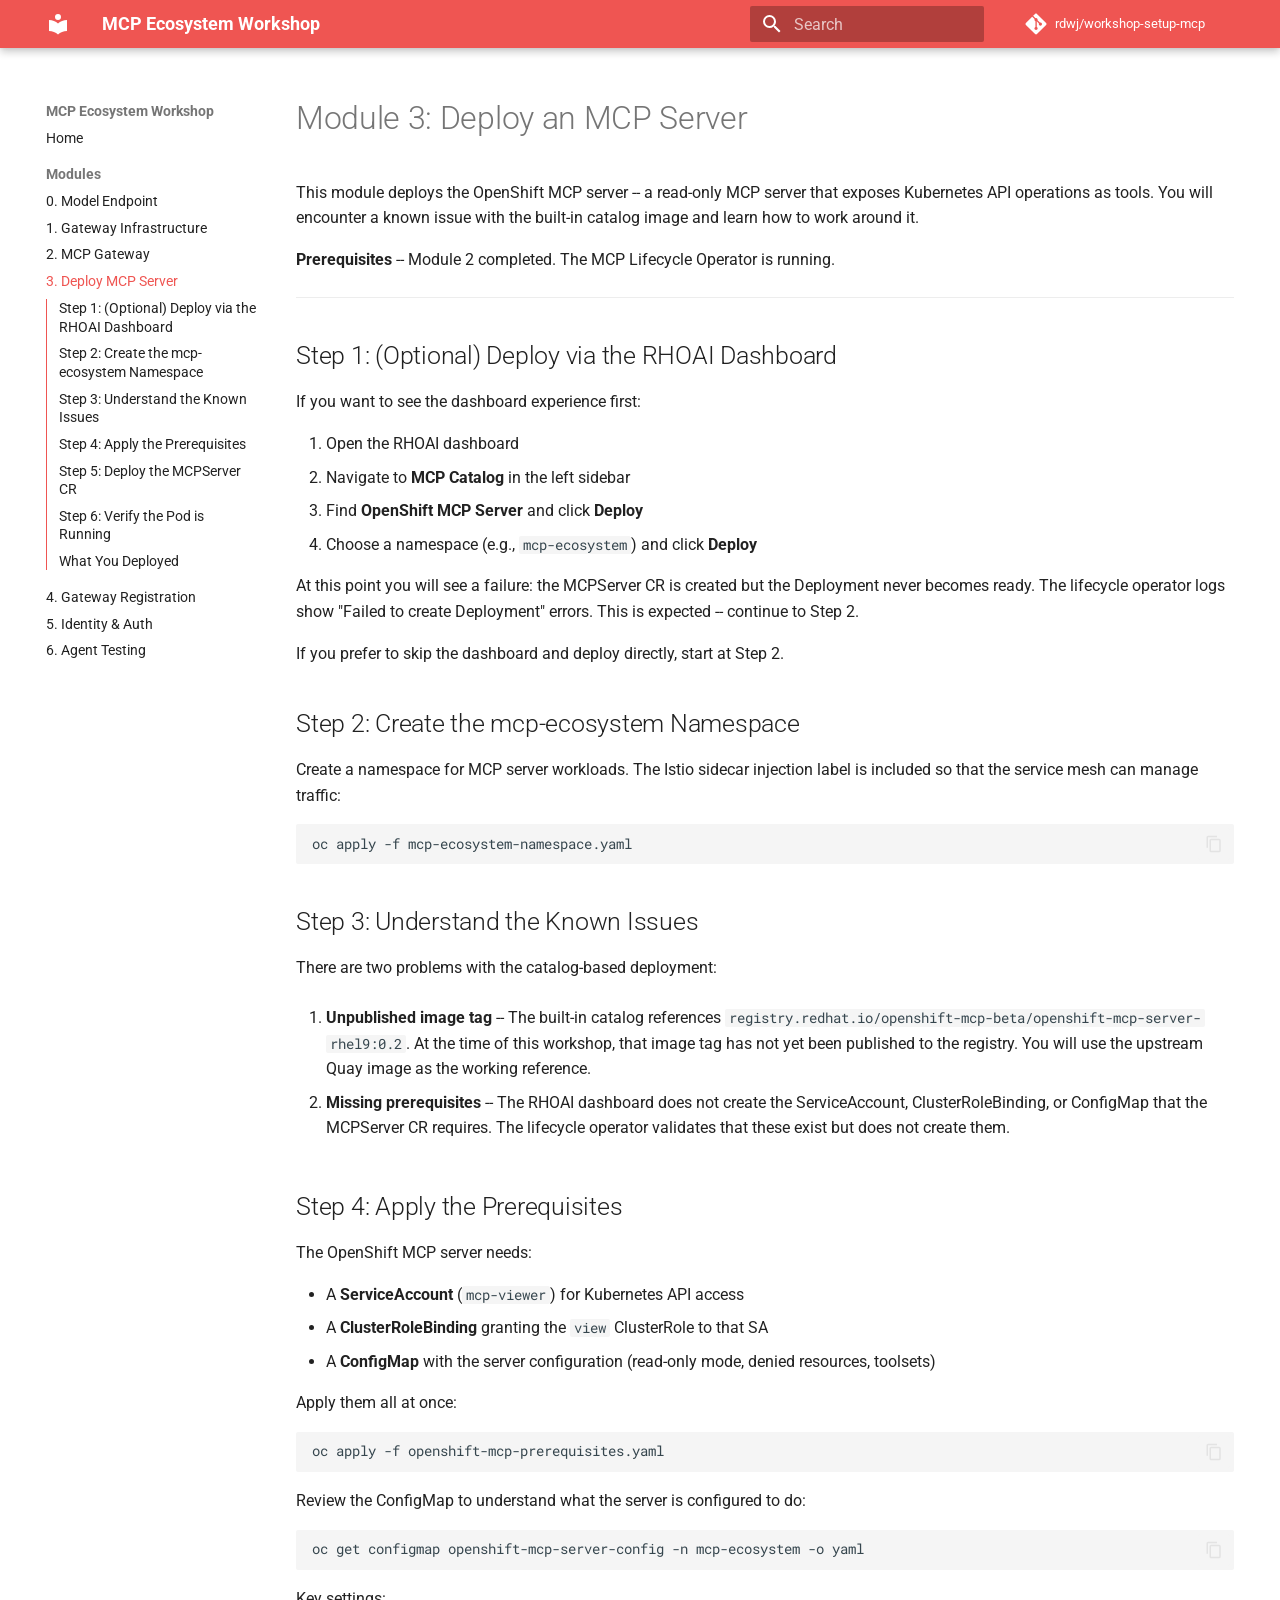
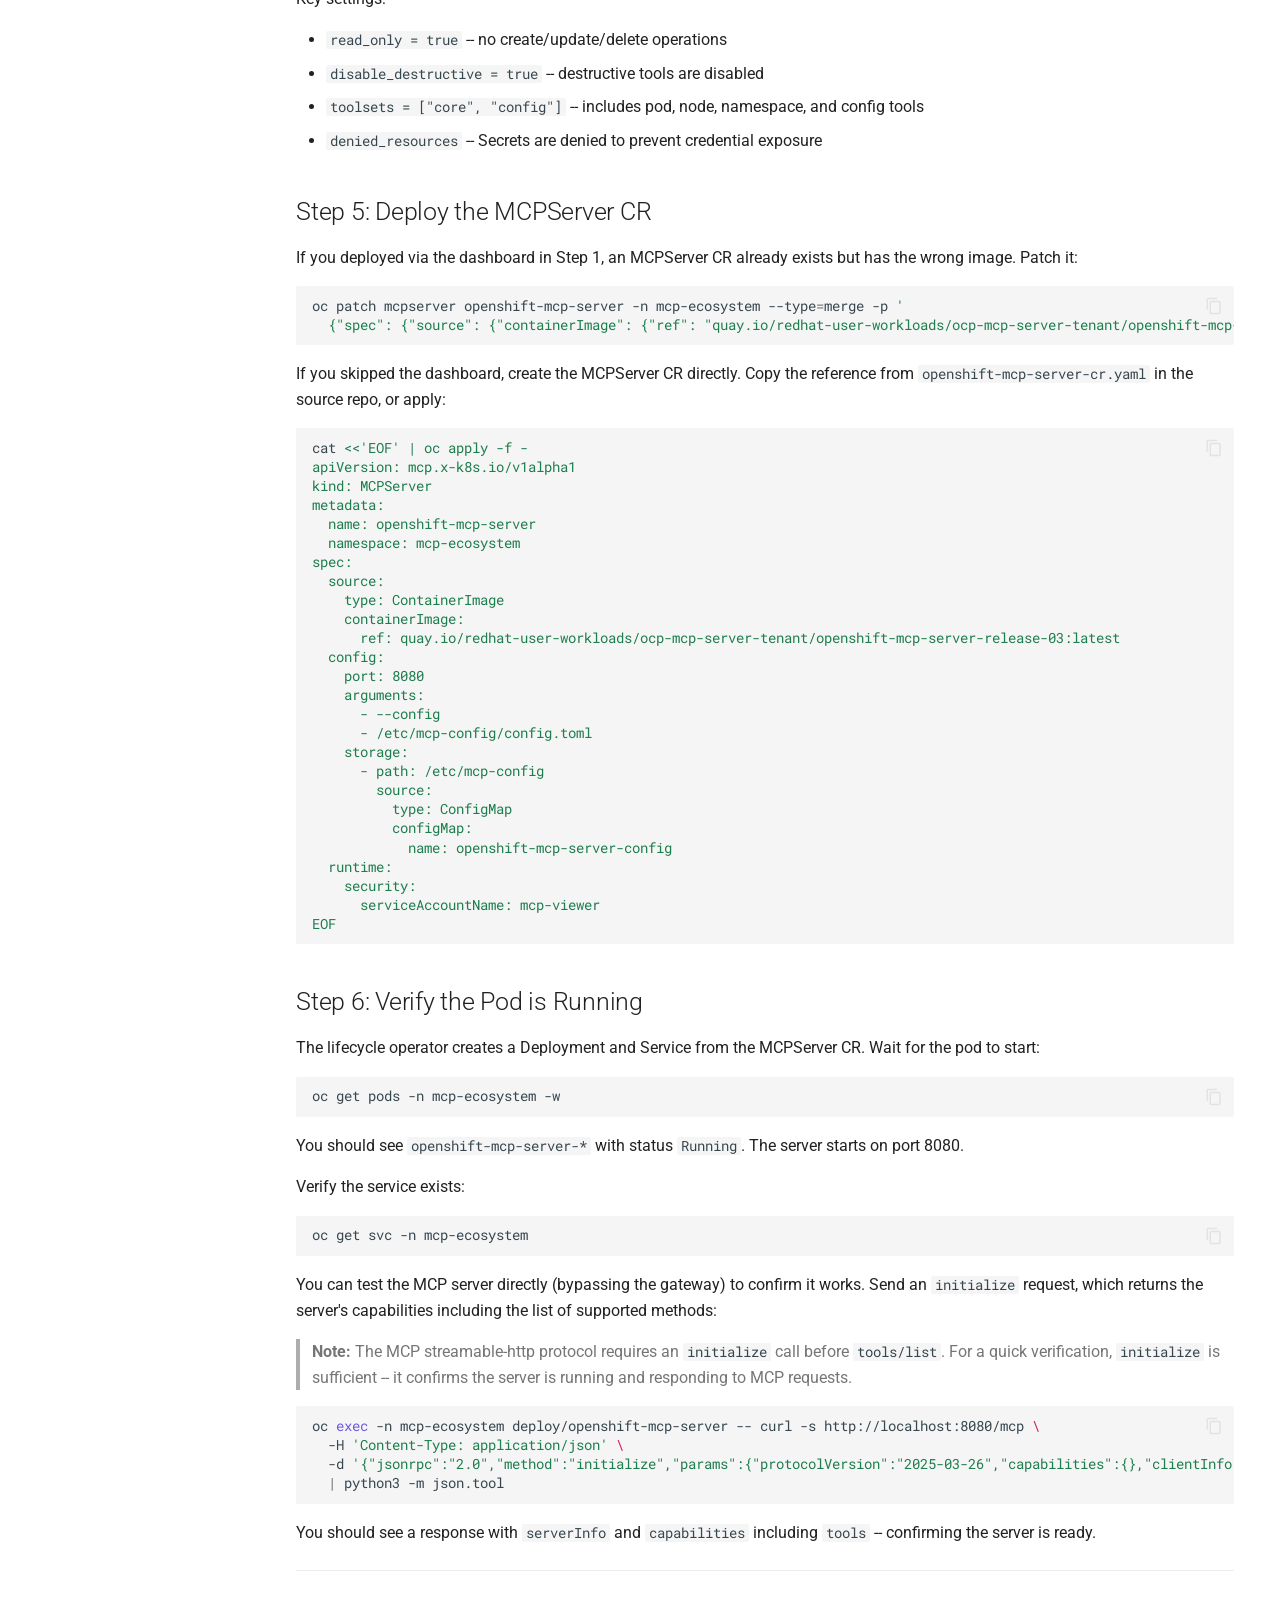
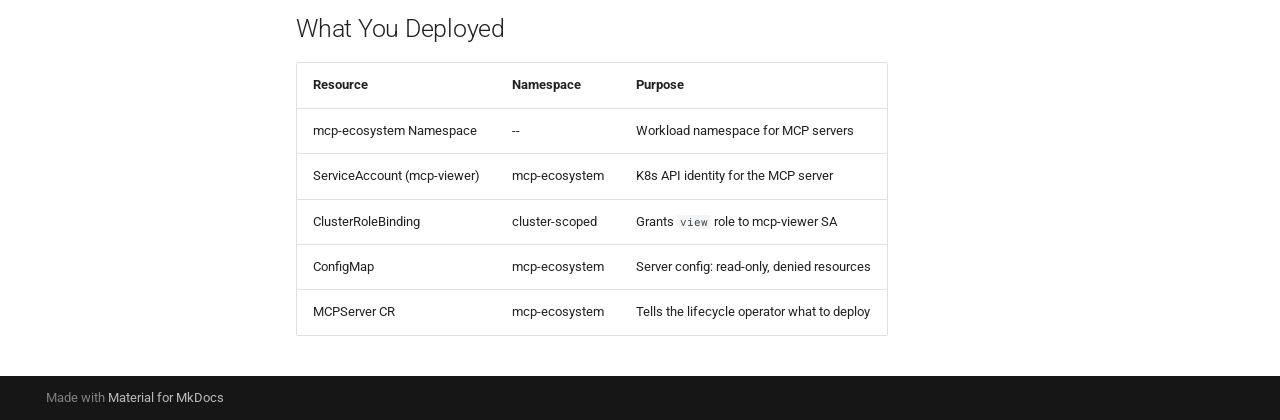
<file: 03-mcp-server/index.html>
<!doctype html>
<html lang="en" class="no-js">
  <head>
    
      <meta charset="utf-8">
      <meta name="viewport" content="width=device-width,initial-scale=1">
      
        <meta name="description" content="Deploy and manage the MCP Ecosystem on Red Hat OpenShift AI">
      
      
      
      
        <link rel="prev" href="../02-mcp-gateway/">
      
      
        <link rel="next" href="../04-gateway-registration/">
      
      
        
      
      
      <link rel="icon" href="../assets/images/favicon.png">
      <meta name="generator" content="mkdocs-1.6.1, mkdocs-material-9.7.6">
    
    
      
        <title>3. Deploy MCP Server - MCP Ecosystem Workshop</title>
      
    
    
      <link rel="stylesheet" href="../assets/stylesheets/main.484c7ddc.min.css">
      
        
        <link rel="stylesheet" href="../assets/stylesheets/palette.ab4e12ef.min.css">
      
      


    
    
      
    
    
      
        
        
        <link rel="preconnect" href="https://fonts.gstatic.com" crossorigin>
        <link rel="stylesheet" href="https://fonts.googleapis.com/css?family=Roboto:300,300i,400,400i,700,700i%7CRoboto+Mono:400,400i,700,700i&display=fallback">
        <style>:root{--md-text-font:"Roboto";--md-code-font:"Roboto Mono"}</style>
      
    
    
    <script>__md_scope=new URL("..",location),__md_hash=e=>[...e].reduce(((e,_)=>(e<<5)-e+_.charCodeAt(0)),0),__md_get=(e,_=localStorage,t=__md_scope)=>JSON.parse(_.getItem(t.pathname+"."+e)),__md_set=(e,_,t=localStorage,a=__md_scope)=>{try{t.setItem(a.pathname+"."+e,JSON.stringify(_))}catch(e){}}</script>
    
      

    
    
  </head>
  
  
    
    
    
    
    
    <body dir="ltr" data-md-color-scheme="default" data-md-color-primary="red" data-md-color-accent="red">
  
    
    <input class="md-toggle" data-md-toggle="drawer" type="checkbox" id="__drawer" autocomplete="off">
    <input class="md-toggle" data-md-toggle="search" type="checkbox" id="__search" autocomplete="off">
    <label class="md-overlay" for="__drawer"></label>
    <div data-md-component="skip">
      
        
        <a href="#module-3-deploy-an-mcp-server" class="md-skip">
          Skip to content
        </a>
      
    </div>
    <div data-md-component="announce">
      
    </div>
    
    
      

  

<header class="md-header md-header--shadow" data-md-component="header">
  <nav class="md-header__inner md-grid" aria-label="Header">
    <a href=".." title="MCP Ecosystem Workshop" class="md-header__button md-logo" aria-label="MCP Ecosystem Workshop" data-md-component="logo">
      
  
  <svg xmlns="http://www.w3.org/2000/svg" viewBox="0 0 24 24"><path d="M12 8a3 3 0 0 0 3-3 3 3 0 0 0-3-3 3 3 0 0 0-3 3 3 3 0 0 0 3 3m0 3.54C9.64 9.35 6.5 8 3 8v11c3.5 0 6.64 1.35 9 3.54 2.36-2.19 5.5-3.54 9-3.54V8c-3.5 0-6.64 1.35-9 3.54"/></svg>

    </a>
    <label class="md-header__button md-icon" for="__drawer">
      
      <svg xmlns="http://www.w3.org/2000/svg" viewBox="0 0 24 24"><path d="M3 6h18v2H3zm0 5h18v2H3zm0 5h18v2H3z"/></svg>
    </label>
    <div class="md-header__title" data-md-component="header-title">
      <div class="md-header__ellipsis">
        <div class="md-header__topic">
          <span class="md-ellipsis">
            MCP Ecosystem Workshop
          </span>
        </div>
        <div class="md-header__topic" data-md-component="header-topic">
          <span class="md-ellipsis">
            
              3. Deploy MCP Server
            
          </span>
        </div>
      </div>
    </div>
    
      
    
    
    
    
      
      
        <label class="md-header__button md-icon" for="__search">
          
          <svg xmlns="http://www.w3.org/2000/svg" viewBox="0 0 24 24"><path d="M9.5 3A6.5 6.5 0 0 1 16 9.5c0 1.61-.59 3.09-1.56 4.23l.27.27h.79l5 5-1.5 1.5-5-5v-.79l-.27-.27A6.52 6.52 0 0 1 9.5 16 6.5 6.5 0 0 1 3 9.5 6.5 6.5 0 0 1 9.5 3m0 2C7 5 5 7 5 9.5S7 14 9.5 14 14 12 14 9.5 12 5 9.5 5"/></svg>
        </label>
        <div class="md-search" data-md-component="search" role="dialog">
  <label class="md-search__overlay" for="__search"></label>
  <div class="md-search__inner" role="search">
    <form class="md-search__form" name="search">
      <input type="text" class="md-search__input" name="query" aria-label="Search" placeholder="Search" autocapitalize="off" autocorrect="off" autocomplete="off" spellcheck="false" data-md-component="search-query" required>
      <label class="md-search__icon md-icon" for="__search">
        
        <svg xmlns="http://www.w3.org/2000/svg" viewBox="0 0 24 24"><path d="M9.5 3A6.5 6.5 0 0 1 16 9.5c0 1.61-.59 3.09-1.56 4.23l.27.27h.79l5 5-1.5 1.5-5-5v-.79l-.27-.27A6.52 6.52 0 0 1 9.5 16 6.5 6.5 0 0 1 3 9.5 6.5 6.5 0 0 1 9.5 3m0 2C7 5 5 7 5 9.5S7 14 9.5 14 14 12 14 9.5 12 5 9.5 5"/></svg>
        
        <svg xmlns="http://www.w3.org/2000/svg" viewBox="0 0 24 24"><path d="M20 11v2H8l5.5 5.5-1.42 1.42L4.16 12l7.92-7.92L13.5 5.5 8 11z"/></svg>
      </label>
      <nav class="md-search__options" aria-label="Search">
        
        <button type="reset" class="md-search__icon md-icon" title="Clear" aria-label="Clear" tabindex="-1">
          
          <svg xmlns="http://www.w3.org/2000/svg" viewBox="0 0 24 24"><path d="M19 6.41 17.59 5 12 10.59 6.41 5 5 6.41 10.59 12 5 17.59 6.41 19 12 13.41 17.59 19 19 17.59 13.41 12z"/></svg>
        </button>
      </nav>
      
    </form>
    <div class="md-search__output">
      <div class="md-search__scrollwrap" tabindex="0" data-md-scrollfix>
        <div class="md-search-result" data-md-component="search-result">
          <div class="md-search-result__meta">
            Initializing search
          </div>
          <ol class="md-search-result__list" role="presentation"></ol>
        </div>
      </div>
    </div>
  </div>
</div>
      
    
    
      <div class="md-header__source">
        <a href="https://github.com/rdwj/workshop-setup-mcp" title="Go to repository" class="md-source" data-md-component="source">
  <div class="md-source__icon md-icon">
    
    <svg xmlns="http://www.w3.org/2000/svg" viewBox="0 0 448 512"><!--! Font Awesome Free 7.1.0 by @fontawesome - https://fontawesome.com License - https://fontawesome.com/license/free (Icons: CC BY 4.0, Fonts: SIL OFL 1.1, Code: MIT License) Copyright 2025 Fonticons, Inc.--><path d="M439.6 236.1 244 40.5c-5.4-5.5-12.8-8.5-20.4-8.5s-15 3-20.4 8.4L162.5 81l51.5 51.5c27.1-9.1 52.7 16.8 43.4 43.7l49.7 49.7c34.2-11.8 61.2 31 35.5 56.7-26.5 26.5-70.2-2.9-56-37.3L240.3 199v121.9c25.3 12.5 22.3 41.8 9.1 55-6.4 6.4-15.2 10.1-24.3 10.1s-17.8-3.6-24.3-10.1c-17.6-17.6-11.1-46.9 11.2-56v-123c-20.8-8.5-24.6-30.7-18.6-45L142.6 101 8.5 235.1C3 240.6 0 247.9 0 255.5s3 15 8.5 20.4l195.6 195.7c5.4 5.4 12.7 8.4 20.4 8.4s15-3 20.4-8.4l194.7-194.7c5.4-5.4 8.4-12.8 8.4-20.4s-3-15-8.4-20.4"/></svg>
  </div>
  <div class="md-source__repository">
    rdwj/workshop-setup-mcp
  </div>
</a>
      </div>
    
  </nav>
  
</header>
    
    <div class="md-container" data-md-component="container">
      
      
        
          
        
      
      <main class="md-main" data-md-component="main">
        <div class="md-main__inner md-grid">
          
            
              
              <div class="md-sidebar md-sidebar--primary" data-md-component="sidebar" data-md-type="navigation" >
                <div class="md-sidebar__scrollwrap">
                  <div class="md-sidebar__inner">
                    



  

<nav class="md-nav md-nav--primary md-nav--integrated" aria-label="Navigation" data-md-level="0">
  <label class="md-nav__title" for="__drawer">
    <a href=".." title="MCP Ecosystem Workshop" class="md-nav__button md-logo" aria-label="MCP Ecosystem Workshop" data-md-component="logo">
      
  
  <svg xmlns="http://www.w3.org/2000/svg" viewBox="0 0 24 24"><path d="M12 8a3 3 0 0 0 3-3 3 3 0 0 0-3-3 3 3 0 0 0-3 3 3 3 0 0 0 3 3m0 3.54C9.64 9.35 6.5 8 3 8v11c3.5 0 6.64 1.35 9 3.54 2.36-2.19 5.5-3.54 9-3.54V8c-3.5 0-6.64 1.35-9 3.54"/></svg>

    </a>
    MCP Ecosystem Workshop
  </label>
  
    <div class="md-nav__source">
      <a href="https://github.com/rdwj/workshop-setup-mcp" title="Go to repository" class="md-source" data-md-component="source">
  <div class="md-source__icon md-icon">
    
    <svg xmlns="http://www.w3.org/2000/svg" viewBox="0 0 448 512"><!--! Font Awesome Free 7.1.0 by @fontawesome - https://fontawesome.com License - https://fontawesome.com/license/free (Icons: CC BY 4.0, Fonts: SIL OFL 1.1, Code: MIT License) Copyright 2025 Fonticons, Inc.--><path d="M439.6 236.1 244 40.5c-5.4-5.5-12.8-8.5-20.4-8.5s-15 3-20.4 8.4L162.5 81l51.5 51.5c27.1-9.1 52.7 16.8 43.4 43.7l49.7 49.7c34.2-11.8 61.2 31 35.5 56.7-26.5 26.5-70.2-2.9-56-37.3L240.3 199v121.9c25.3 12.5 22.3 41.8 9.1 55-6.4 6.4-15.2 10.1-24.3 10.1s-17.8-3.6-24.3-10.1c-17.6-17.6-11.1-46.9 11.2-56v-123c-20.8-8.5-24.6-30.7-18.6-45L142.6 101 8.5 235.1C3 240.6 0 247.9 0 255.5s3 15 8.5 20.4l195.6 195.7c5.4 5.4 12.7 8.4 20.4 8.4s15-3 20.4-8.4l194.7-194.7c5.4-5.4 8.4-12.8 8.4-20.4s-3-15-8.4-20.4"/></svg>
  </div>
  <div class="md-source__repository">
    rdwj/workshop-setup-mcp
  </div>
</a>
    </div>
  
  <ul class="md-nav__list" data-md-scrollfix>
    
      
      
  
  
  
  
    <li class="md-nav__item">
      <a href=".." class="md-nav__link">
        
  
  
  <span class="md-ellipsis">
    
  
    Home
  

    
  </span>
  
  

      </a>
    </li>
  

    
      
      
  
  
    
  
  
  
    
    
    
    
      
        
        
      
    
    
    <li class="md-nav__item md-nav__item--active md-nav__item--section md-nav__item--nested">
      
        
        
        <input class="md-nav__toggle md-toggle " type="checkbox" id="__nav_2" checked>
        
          
          <label class="md-nav__link" for="__nav_2" id="__nav_2_label" tabindex="">
            
  
  
  <span class="md-ellipsis">
    
  
    Modules
  

    
  </span>
  
  

            <span class="md-nav__icon md-icon"></span>
          </label>
        
        <nav class="md-nav" data-md-level="1" aria-labelledby="__nav_2_label" aria-expanded="true">
          <label class="md-nav__title" for="__nav_2">
            <span class="md-nav__icon md-icon"></span>
            
  
    Modules
  

          </label>
          <ul class="md-nav__list" data-md-scrollfix>
            
              
                
  
  
  
  
    <li class="md-nav__item">
      <a href="../00-model-endpoint/" class="md-nav__link">
        
  
  
  <span class="md-ellipsis">
    
  
    0. Model Endpoint
  

    
  </span>
  
  

      </a>
    </li>
  

              
            
              
                
  
  
  
  
    <li class="md-nav__item">
      <a href="../01-gateway-infrastructure/" class="md-nav__link">
        
  
  
  <span class="md-ellipsis">
    
  
    1. Gateway Infrastructure
  

    
  </span>
  
  

      </a>
    </li>
  

              
            
              
                
  
  
  
  
    <li class="md-nav__item">
      <a href="../02-mcp-gateway/" class="md-nav__link">
        
  
  
  <span class="md-ellipsis">
    
  
    2. MCP Gateway
  

    
  </span>
  
  

      </a>
    </li>
  

              
            
              
                
  
  
    
  
  
  
    <li class="md-nav__item md-nav__item--active">
      
      <input class="md-nav__toggle md-toggle" type="checkbox" id="__toc">
      
      
        
      
      
        <label class="md-nav__link md-nav__link--active" for="__toc">
          
  
  
  <span class="md-ellipsis">
    
  
    3. Deploy MCP Server
  

    
  </span>
  
  

          <span class="md-nav__icon md-icon"></span>
        </label>
      
      <a href="./" class="md-nav__link md-nav__link--active">
        
  
  
  <span class="md-ellipsis">
    
  
    3. Deploy MCP Server
  

    
  </span>
  
  

      </a>
      
        

<nav class="md-nav md-nav--secondary" aria-label="Table of contents">
  
  
  
    
  
  
    <label class="md-nav__title" for="__toc">
      <span class="md-nav__icon md-icon"></span>
      Table of contents
    </label>
    <ul class="md-nav__list" data-md-component="toc" data-md-scrollfix>
      
        <li class="md-nav__item">
  <a href="#step-1-optional-deploy-via-the-rhoai-dashboard" class="md-nav__link">
    <span class="md-ellipsis">
      
        Step 1: (Optional) Deploy via the RHOAI Dashboard
      
    </span>
  </a>
  
</li>
      
        <li class="md-nav__item">
  <a href="#step-2-create-the-mcp-ecosystem-namespace" class="md-nav__link">
    <span class="md-ellipsis">
      
        Step 2: Create the mcp-ecosystem Namespace
      
    </span>
  </a>
  
</li>
      
        <li class="md-nav__item">
  <a href="#step-3-understand-the-known-issues" class="md-nav__link">
    <span class="md-ellipsis">
      
        Step 3: Understand the Known Issues
      
    </span>
  </a>
  
</li>
      
        <li class="md-nav__item">
  <a href="#step-4-apply-the-prerequisites" class="md-nav__link">
    <span class="md-ellipsis">
      
        Step 4: Apply the Prerequisites
      
    </span>
  </a>
  
</li>
      
        <li class="md-nav__item">
  <a href="#step-5-deploy-the-mcpserver-cr" class="md-nav__link">
    <span class="md-ellipsis">
      
        Step 5: Deploy the MCPServer CR
      
    </span>
  </a>
  
</li>
      
        <li class="md-nav__item">
  <a href="#step-6-verify-the-pod-is-running" class="md-nav__link">
    <span class="md-ellipsis">
      
        Step 6: Verify the Pod is Running
      
    </span>
  </a>
  
</li>
      
        <li class="md-nav__item">
  <a href="#what-you-deployed" class="md-nav__link">
    <span class="md-ellipsis">
      
        What You Deployed
      
    </span>
  </a>
  
</li>
      
    </ul>
  
</nav>
      
    </li>
  

              
            
              
                
  
  
  
  
    <li class="md-nav__item">
      <a href="../04-gateway-registration/" class="md-nav__link">
        
  
  
  <span class="md-ellipsis">
    
  
    4. Gateway Registration
  

    
  </span>
  
  

      </a>
    </li>
  

              
            
              
                
  
  
  
  
    <li class="md-nav__item">
      <a href="../05-identity-auth/" class="md-nav__link">
        
  
  
  <span class="md-ellipsis">
    
  
    5. Identity & Auth
  

    
  </span>
  
  

      </a>
    </li>
  

              
            
              
                
  
  
  
  
    <li class="md-nav__item">
      <a href="../06-agent-test/" class="md-nav__link">
        
  
  
  <span class="md-ellipsis">
    
  
    6. Agent Testing
  

    
  </span>
  
  

      </a>
    </li>
  

              
            
          </ul>
        </nav>
      
    </li>
  

    
  </ul>
</nav>
                  </div>
                </div>
              </div>
            
            
          
          
            <div class="md-content" data-md-component="content">
              
              <article class="md-content__inner md-typeset">
                
                  


  
  


<h1 id="module-3-deploy-an-mcp-server">Module 3: Deploy an MCP Server<a class="headerlink" href="#module-3-deploy-an-mcp-server" title="Permanent link">&para;</a></h1>
<p>This module deploys the OpenShift MCP server -- a read-only MCP server that
exposes Kubernetes API operations as tools. You will encounter a known issue
with the built-in catalog image and learn how to work around it.</p>
<p><strong>Prerequisites</strong> -- Module 2 completed. The MCP Lifecycle Operator is running.</p>
<hr />
<h2 id="step-1-optional-deploy-via-the-rhoai-dashboard">Step 1: (Optional) Deploy via the RHOAI Dashboard<a class="headerlink" href="#step-1-optional-deploy-via-the-rhoai-dashboard" title="Permanent link">&para;</a></h2>
<p>If you want to see the dashboard experience first:</p>
<ol>
<li>Open the RHOAI dashboard</li>
<li>Navigate to <strong>MCP Catalog</strong> in the left sidebar</li>
<li>Find <strong>OpenShift MCP Server</strong> and click <strong>Deploy</strong></li>
<li>Choose a namespace (e.g., <code>mcp-ecosystem</code>) and click <strong>Deploy</strong></li>
</ol>
<p>At this point you will see a failure: the MCPServer CR is created but the
Deployment never becomes ready. The lifecycle operator logs show
"Failed to create Deployment" errors. This is expected -- continue to Step 2.</p>
<p>If you prefer to skip the dashboard and deploy directly, start at Step 2.</p>
<h2 id="step-2-create-the-mcp-ecosystem-namespace">Step 2: Create the mcp-ecosystem Namespace<a class="headerlink" href="#step-2-create-the-mcp-ecosystem-namespace" title="Permanent link">&para;</a></h2>
<p>Create a namespace for MCP server workloads. The Istio sidecar injection label
is included so that the service mesh can manage traffic:</p>
<div class="highlight"><pre><span></span><code><a id="__codelineno-0-1" name="__codelineno-0-1" href="#__codelineno-0-1"></a>oc<span class="w"> </span>apply<span class="w"> </span>-f<span class="w"> </span>mcp-ecosystem-namespace.yaml
</code></pre></div>
<h2 id="step-3-understand-the-known-issues">Step 3: Understand the Known Issues<a class="headerlink" href="#step-3-understand-the-known-issues" title="Permanent link">&para;</a></h2>
<p>There are two problems with the catalog-based deployment:</p>
<ol>
<li>
<p><strong>Unpublished image tag</strong> -- The built-in catalog references
   <code>registry.redhat.io/openshift-mcp-beta/openshift-mcp-server-rhel9:0.2</code>.
   At the time of this workshop, that image tag has not yet been published to
   the registry. You will use the upstream Quay image as the working
   reference.</p>
</li>
<li>
<p><strong>Missing prerequisites</strong> -- The RHOAI dashboard does not create the
   ServiceAccount, ClusterRoleBinding, or ConfigMap that the MCPServer CR
   requires. The lifecycle operator validates that these exist but does not
   create them.</p>
</li>
</ol>
<h2 id="step-4-apply-the-prerequisites">Step 4: Apply the Prerequisites<a class="headerlink" href="#step-4-apply-the-prerequisites" title="Permanent link">&para;</a></h2>
<p>The OpenShift MCP server needs:</p>
<ul>
<li>A <strong>ServiceAccount</strong> (<code>mcp-viewer</code>) for Kubernetes API access</li>
<li>A <strong>ClusterRoleBinding</strong> granting the <code>view</code> ClusterRole to that SA</li>
<li>A <strong>ConfigMap</strong> with the server configuration (read-only mode, denied
  resources, toolsets)</li>
</ul>
<p>Apply them all at once:</p>
<div class="highlight"><pre><span></span><code><a id="__codelineno-1-1" name="__codelineno-1-1" href="#__codelineno-1-1"></a>oc<span class="w"> </span>apply<span class="w"> </span>-f<span class="w"> </span>openshift-mcp-prerequisites.yaml
</code></pre></div>
<p>Review the ConfigMap to understand what the server is configured to do:</p>
<div class="highlight"><pre><span></span><code><a id="__codelineno-2-1" name="__codelineno-2-1" href="#__codelineno-2-1"></a>oc<span class="w"> </span>get<span class="w"> </span>configmap<span class="w"> </span>openshift-mcp-server-config<span class="w"> </span>-n<span class="w"> </span>mcp-ecosystem<span class="w"> </span>-o<span class="w"> </span>yaml
</code></pre></div>
<p>Key settings:</p>
<ul>
<li><code>read_only = true</code> -- no create/update/delete operations</li>
<li><code>disable_destructive = true</code> -- destructive tools are disabled</li>
<li><code>toolsets = ["core", "config"]</code> -- includes pod, node, namespace, and config tools</li>
<li><code>denied_resources</code> -- Secrets are denied to prevent credential exposure</li>
</ul>
<h2 id="step-5-deploy-the-mcpserver-cr">Step 5: Deploy the MCPServer CR<a class="headerlink" href="#step-5-deploy-the-mcpserver-cr" title="Permanent link">&para;</a></h2>
<p>If you deployed via the dashboard in Step 1, an MCPServer CR already exists but
has the wrong image. Patch it:</p>
<div class="highlight"><pre><span></span><code><a id="__codelineno-3-1" name="__codelineno-3-1" href="#__codelineno-3-1"></a>oc<span class="w"> </span>patch<span class="w"> </span>mcpserver<span class="w"> </span>openshift-mcp-server<span class="w"> </span>-n<span class="w"> </span>mcp-ecosystem<span class="w"> </span>--type<span class="o">=</span>merge<span class="w"> </span>-p<span class="w"> </span><span class="s1">&#39;</span>
<a id="__codelineno-3-2" name="__codelineno-3-2" href="#__codelineno-3-2"></a><span class="s1">  {&quot;spec&quot;: {&quot;source&quot;: {&quot;containerImage&quot;: {&quot;ref&quot;: &quot;quay.io/redhat-user-workloads/ocp-mcp-server-tenant/openshift-mcp-server-release-03:latest&quot;}}}}&#39;</span>
</code></pre></div>
<p>If you skipped the dashboard, create the MCPServer CR directly. Copy the
reference from <code>openshift-mcp-server-cr.yaml</code> in the source repo, or apply:</p>
<div class="highlight"><pre><span></span><code><a id="__codelineno-4-1" name="__codelineno-4-1" href="#__codelineno-4-1"></a>cat<span class="w"> </span><span class="s">&lt;&lt;&#39;EOF&#39; | oc apply -f -</span>
<a id="__codelineno-4-2" name="__codelineno-4-2" href="#__codelineno-4-2"></a><span class="s">apiVersion: mcp.x-k8s.io/v1alpha1</span>
<a id="__codelineno-4-3" name="__codelineno-4-3" href="#__codelineno-4-3"></a><span class="s">kind: MCPServer</span>
<a id="__codelineno-4-4" name="__codelineno-4-4" href="#__codelineno-4-4"></a><span class="s">metadata:</span>
<a id="__codelineno-4-5" name="__codelineno-4-5" href="#__codelineno-4-5"></a><span class="s">  name: openshift-mcp-server</span>
<a id="__codelineno-4-6" name="__codelineno-4-6" href="#__codelineno-4-6"></a><span class="s">  namespace: mcp-ecosystem</span>
<a id="__codelineno-4-7" name="__codelineno-4-7" href="#__codelineno-4-7"></a><span class="s">spec:</span>
<a id="__codelineno-4-8" name="__codelineno-4-8" href="#__codelineno-4-8"></a><span class="s">  source:</span>
<a id="__codelineno-4-9" name="__codelineno-4-9" href="#__codelineno-4-9"></a><span class="s">    type: ContainerImage</span>
<a id="__codelineno-4-10" name="__codelineno-4-10" href="#__codelineno-4-10"></a><span class="s">    containerImage:</span>
<a id="__codelineno-4-11" name="__codelineno-4-11" href="#__codelineno-4-11"></a><span class="s">      ref: quay.io/redhat-user-workloads/ocp-mcp-server-tenant/openshift-mcp-server-release-03:latest</span>
<a id="__codelineno-4-12" name="__codelineno-4-12" href="#__codelineno-4-12"></a><span class="s">  config:</span>
<a id="__codelineno-4-13" name="__codelineno-4-13" href="#__codelineno-4-13"></a><span class="s">    port: 8080</span>
<a id="__codelineno-4-14" name="__codelineno-4-14" href="#__codelineno-4-14"></a><span class="s">    arguments:</span>
<a id="__codelineno-4-15" name="__codelineno-4-15" href="#__codelineno-4-15"></a><span class="s">      - --config</span>
<a id="__codelineno-4-16" name="__codelineno-4-16" href="#__codelineno-4-16"></a><span class="s">      - /etc/mcp-config/config.toml</span>
<a id="__codelineno-4-17" name="__codelineno-4-17" href="#__codelineno-4-17"></a><span class="s">    storage:</span>
<a id="__codelineno-4-18" name="__codelineno-4-18" href="#__codelineno-4-18"></a><span class="s">      - path: /etc/mcp-config</span>
<a id="__codelineno-4-19" name="__codelineno-4-19" href="#__codelineno-4-19"></a><span class="s">        source:</span>
<a id="__codelineno-4-20" name="__codelineno-4-20" href="#__codelineno-4-20"></a><span class="s">          type: ConfigMap</span>
<a id="__codelineno-4-21" name="__codelineno-4-21" href="#__codelineno-4-21"></a><span class="s">          configMap:</span>
<a id="__codelineno-4-22" name="__codelineno-4-22" href="#__codelineno-4-22"></a><span class="s">            name: openshift-mcp-server-config</span>
<a id="__codelineno-4-23" name="__codelineno-4-23" href="#__codelineno-4-23"></a><span class="s">  runtime:</span>
<a id="__codelineno-4-24" name="__codelineno-4-24" href="#__codelineno-4-24"></a><span class="s">    security:</span>
<a id="__codelineno-4-25" name="__codelineno-4-25" href="#__codelineno-4-25"></a><span class="s">      serviceAccountName: mcp-viewer</span>
<a id="__codelineno-4-26" name="__codelineno-4-26" href="#__codelineno-4-26"></a><span class="s">EOF</span>
</code></pre></div>
<h2 id="step-6-verify-the-pod-is-running">Step 6: Verify the Pod is Running<a class="headerlink" href="#step-6-verify-the-pod-is-running" title="Permanent link">&para;</a></h2>
<p>The lifecycle operator creates a Deployment and Service from the MCPServer CR.
Wait for the pod to start:</p>
<div class="highlight"><pre><span></span><code><a id="__codelineno-5-1" name="__codelineno-5-1" href="#__codelineno-5-1"></a>oc<span class="w"> </span>get<span class="w"> </span>pods<span class="w"> </span>-n<span class="w"> </span>mcp-ecosystem<span class="w"> </span>-w
</code></pre></div>
<p>You should see <code>openshift-mcp-server-*</code> with status <code>Running</code>. The server
starts on port 8080.</p>
<p>Verify the service exists:</p>
<div class="highlight"><pre><span></span><code><a id="__codelineno-6-1" name="__codelineno-6-1" href="#__codelineno-6-1"></a>oc<span class="w"> </span>get<span class="w"> </span>svc<span class="w"> </span>-n<span class="w"> </span>mcp-ecosystem
</code></pre></div>
<p>You can test the MCP server directly (bypassing the gateway) to confirm it
works. Send an <code>initialize</code> request, which returns the server's capabilities
including the list of supported methods:</p>
<blockquote>
<p><strong>Note:</strong> The MCP streamable-http protocol requires an <code>initialize</code>
call before <code>tools/list</code>. For a quick verification, <code>initialize</code> is
sufficient -- it confirms the server is running and responding to MCP
requests.</p>
</blockquote>
<div class="highlight"><pre><span></span><code><a id="__codelineno-7-1" name="__codelineno-7-1" href="#__codelineno-7-1"></a>oc<span class="w"> </span><span class="nb">exec</span><span class="w"> </span>-n<span class="w"> </span>mcp-ecosystem<span class="w"> </span>deploy/openshift-mcp-server<span class="w"> </span>--<span class="w"> </span>curl<span class="w"> </span>-s<span class="w"> </span>http://localhost:8080/mcp<span class="w"> </span><span class="se">\</span>
<a id="__codelineno-7-2" name="__codelineno-7-2" href="#__codelineno-7-2"></a><span class="w">  </span>-H<span class="w"> </span><span class="s1">&#39;Content-Type: application/json&#39;</span><span class="w"> </span><span class="se">\</span>
<a id="__codelineno-7-3" name="__codelineno-7-3" href="#__codelineno-7-3"></a><span class="w">  </span>-d<span class="w"> </span><span class="s1">&#39;{&quot;jsonrpc&quot;:&quot;2.0&quot;,&quot;method&quot;:&quot;initialize&quot;,&quot;params&quot;:{&quot;protocolVersion&quot;:&quot;2025-03-26&quot;,&quot;capabilities&quot;:{},&quot;clientInfo&quot;:{&quot;name&quot;:&quot;test&quot;,&quot;version&quot;:&quot;0.1&quot;}},&quot;id&quot;:1}&#39;</span><span class="w"> </span><span class="se">\</span>
<a id="__codelineno-7-4" name="__codelineno-7-4" href="#__codelineno-7-4"></a><span class="w">  </span><span class="p">|</span><span class="w"> </span>python3<span class="w"> </span>-m<span class="w"> </span>json.tool
</code></pre></div>
<p>You should see a response with <code>serverInfo</code> and <code>capabilities</code> including
<code>tools</code> -- confirming the server is ready.</p>
<hr />
<h2 id="what-you-deployed">What You Deployed<a class="headerlink" href="#what-you-deployed" title="Permanent link">&para;</a></h2>
<table>
<thead>
<tr>
<th>Resource</th>
<th>Namespace</th>
<th>Purpose</th>
</tr>
</thead>
<tbody>
<tr>
<td>mcp-ecosystem Namespace</td>
<td>--</td>
<td>Workload namespace for MCP servers</td>
</tr>
<tr>
<td>ServiceAccount (mcp-viewer)</td>
<td>mcp-ecosystem</td>
<td>K8s API identity for the MCP server</td>
</tr>
<tr>
<td>ClusterRoleBinding</td>
<td>cluster-scoped</td>
<td>Grants <code>view</code> role to mcp-viewer SA</td>
</tr>
<tr>
<td>ConfigMap</td>
<td>mcp-ecosystem</td>
<td>Server config: read-only, denied resources</td>
</tr>
<tr>
<td>MCPServer CR</td>
<td>mcp-ecosystem</td>
<td>Tells the lifecycle operator what to deploy</td>
</tr>
</tbody>
</table>












                
              </article>
            </div>
          
          
<script>var target=document.getElementById(location.hash.slice(1));target&&target.name&&(target.checked=target.name.startsWith("__tabbed_"))</script>
        </div>
        
          <button type="button" class="md-top md-icon" data-md-component="top" hidden>
  
  <svg xmlns="http://www.w3.org/2000/svg" viewBox="0 0 24 24"><path d="M13 20h-2V8l-5.5 5.5-1.42-1.42L12 4.16l7.92 7.92-1.42 1.42L13 8z"/></svg>
  Back to top
</button>
        
      </main>
      
        <footer class="md-footer">
  
  <div class="md-footer-meta md-typeset">
    <div class="md-footer-meta__inner md-grid">
      <div class="md-copyright">
  
  
    Made with
    <a href="https://squidfunk.github.io/mkdocs-material/" target="_blank" rel="noopener">
      Material for MkDocs
    </a>
  
</div>
      
    </div>
  </div>
</footer>
      
    </div>
    <div class="md-dialog" data-md-component="dialog">
      <div class="md-dialog__inner md-typeset"></div>
    </div>
    
    
    
      
      
      <script id="__config" type="application/json">{"annotate": null, "base": "..", "features": ["content.code.copy", "content.code.annotate", "navigation.sections", "navigation.expand", "navigation.top", "toc.integrate"], "search": "../assets/javascripts/workers/search.2c215733.min.js", "tags": null, "translations": {"clipboard.copied": "Copied to clipboard", "clipboard.copy": "Copy to clipboard", "search.result.more.one": "1 more on this page", "search.result.more.other": "# more on this page", "search.result.none": "No matching documents", "search.result.one": "1 matching document", "search.result.other": "# matching documents", "search.result.placeholder": "Type to start searching", "search.result.term.missing": "Missing", "select.version": "Select version"}, "version": null}</script>
    
    
      <script src="../assets/javascripts/bundle.79ae519e.min.js"></script>
      
    
  </body>
</html>
</file>
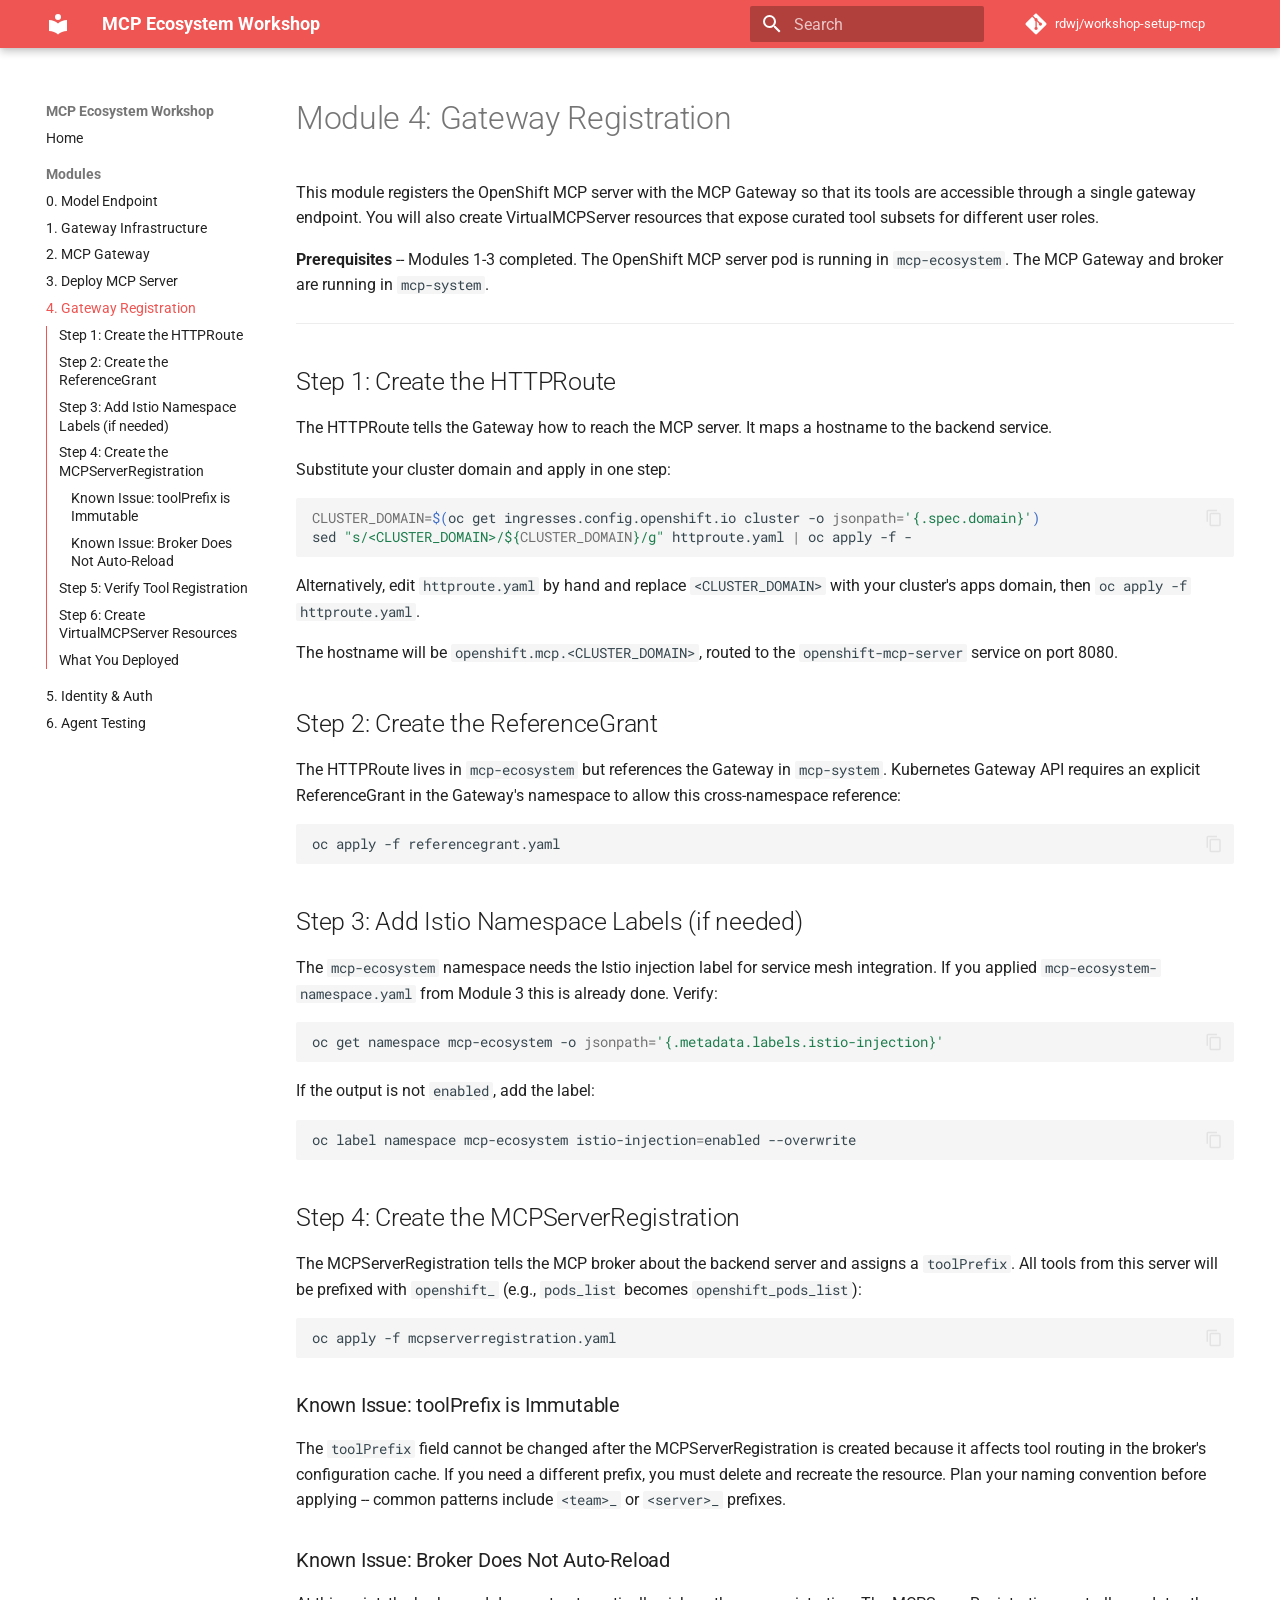
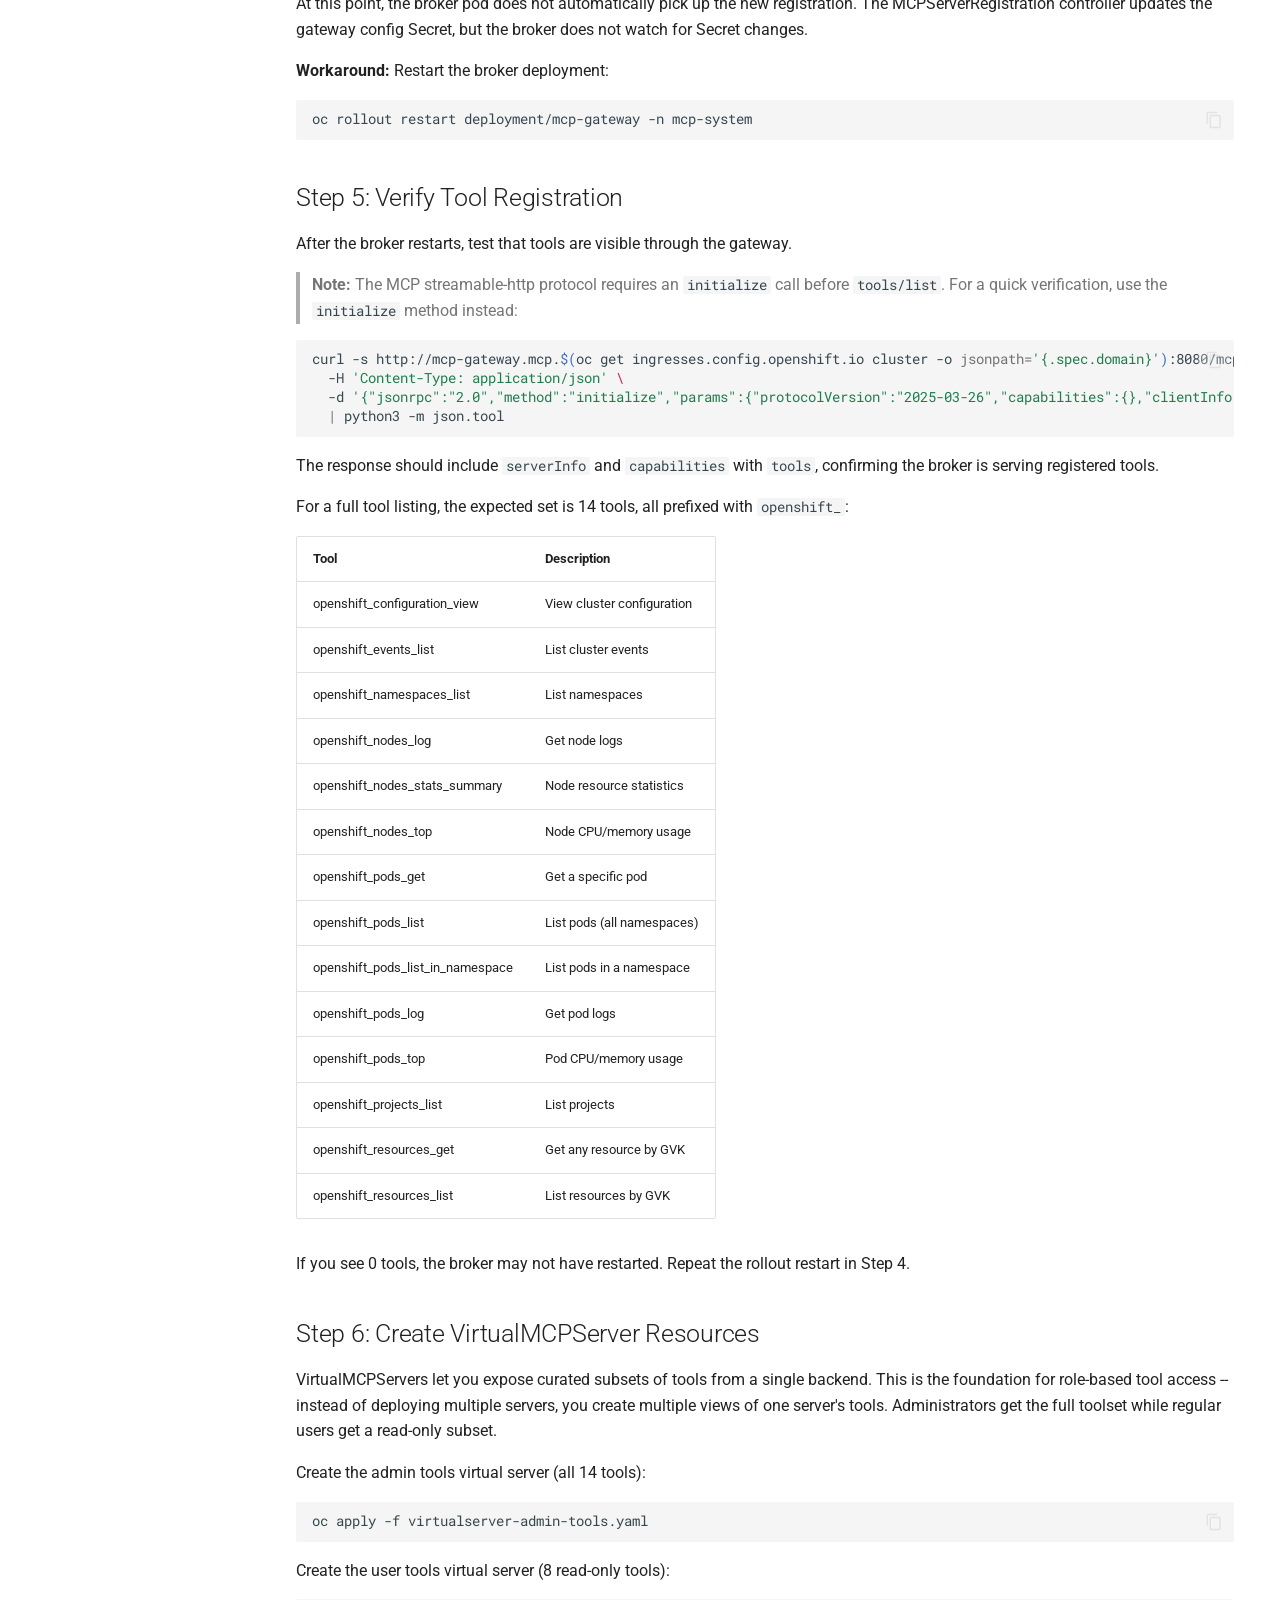
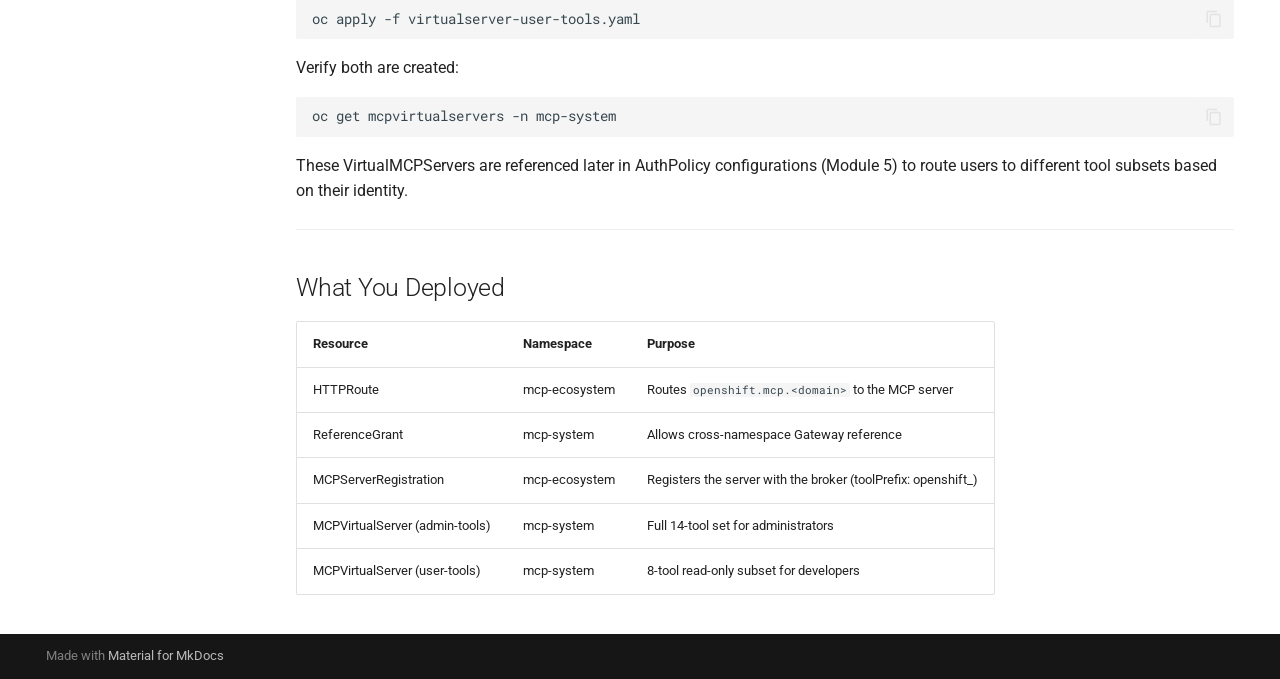
<file: 04-gateway-registration/index.html>
<!doctype html>
<html lang="en" class="no-js">
  <head>
    
      <meta charset="utf-8">
      <meta name="viewport" content="width=device-width,initial-scale=1">
      
        <meta name="description" content="Deploy and manage the MCP Ecosystem on Red Hat OpenShift AI">
      
      
      
      
        <link rel="prev" href="../03-mcp-server/">
      
      
        <link rel="next" href="../05-identity-auth/">
      
      
        
      
      
      <link rel="icon" href="../assets/images/favicon.png">
      <meta name="generator" content="mkdocs-1.6.1, mkdocs-material-9.7.6">
    
    
      
        <title>4. Gateway Registration - MCP Ecosystem Workshop</title>
      
    
    
      <link rel="stylesheet" href="../assets/stylesheets/main.484c7ddc.min.css">
      
        
        <link rel="stylesheet" href="../assets/stylesheets/palette.ab4e12ef.min.css">
      
      


    
    
      
    
    
      
        
        
        <link rel="preconnect" href="https://fonts.gstatic.com" crossorigin>
        <link rel="stylesheet" href="https://fonts.googleapis.com/css?family=Roboto:300,300i,400,400i,700,700i%7CRoboto+Mono:400,400i,700,700i&display=fallback">
        <style>:root{--md-text-font:"Roboto";--md-code-font:"Roboto Mono"}</style>
      
    
    
    <script>__md_scope=new URL("..",location),__md_hash=e=>[...e].reduce(((e,_)=>(e<<5)-e+_.charCodeAt(0)),0),__md_get=(e,_=localStorage,t=__md_scope)=>JSON.parse(_.getItem(t.pathname+"."+e)),__md_set=(e,_,t=localStorage,a=__md_scope)=>{try{t.setItem(a.pathname+"."+e,JSON.stringify(_))}catch(e){}}</script>
    
      

    
    
  </head>
  
  
    
    
    
    
    
    <body dir="ltr" data-md-color-scheme="default" data-md-color-primary="red" data-md-color-accent="red">
  
    
    <input class="md-toggle" data-md-toggle="drawer" type="checkbox" id="__drawer" autocomplete="off">
    <input class="md-toggle" data-md-toggle="search" type="checkbox" id="__search" autocomplete="off">
    <label class="md-overlay" for="__drawer"></label>
    <div data-md-component="skip">
      
        
        <a href="#module-4-gateway-registration" class="md-skip">
          Skip to content
        </a>
      
    </div>
    <div data-md-component="announce">
      
    </div>
    
    
      

  

<header class="md-header md-header--shadow" data-md-component="header">
  <nav class="md-header__inner md-grid" aria-label="Header">
    <a href=".." title="MCP Ecosystem Workshop" class="md-header__button md-logo" aria-label="MCP Ecosystem Workshop" data-md-component="logo">
      
  
  <svg xmlns="http://www.w3.org/2000/svg" viewBox="0 0 24 24"><path d="M12 8a3 3 0 0 0 3-3 3 3 0 0 0-3-3 3 3 0 0 0-3 3 3 3 0 0 0 3 3m0 3.54C9.64 9.35 6.5 8 3 8v11c3.5 0 6.64 1.35 9 3.54 2.36-2.19 5.5-3.54 9-3.54V8c-3.5 0-6.64 1.35-9 3.54"/></svg>

    </a>
    <label class="md-header__button md-icon" for="__drawer">
      
      <svg xmlns="http://www.w3.org/2000/svg" viewBox="0 0 24 24"><path d="M3 6h18v2H3zm0 5h18v2H3zm0 5h18v2H3z"/></svg>
    </label>
    <div class="md-header__title" data-md-component="header-title">
      <div class="md-header__ellipsis">
        <div class="md-header__topic">
          <span class="md-ellipsis">
            MCP Ecosystem Workshop
          </span>
        </div>
        <div class="md-header__topic" data-md-component="header-topic">
          <span class="md-ellipsis">
            
              4. Gateway Registration
            
          </span>
        </div>
      </div>
    </div>
    
      
    
    
    
    
      
      
        <label class="md-header__button md-icon" for="__search">
          
          <svg xmlns="http://www.w3.org/2000/svg" viewBox="0 0 24 24"><path d="M9.5 3A6.5 6.5 0 0 1 16 9.5c0 1.61-.59 3.09-1.56 4.23l.27.27h.79l5 5-1.5 1.5-5-5v-.79l-.27-.27A6.52 6.52 0 0 1 9.5 16 6.5 6.5 0 0 1 3 9.5 6.5 6.5 0 0 1 9.5 3m0 2C7 5 5 7 5 9.5S7 14 9.5 14 14 12 14 9.5 12 5 9.5 5"/></svg>
        </label>
        <div class="md-search" data-md-component="search" role="dialog">
  <label class="md-search__overlay" for="__search"></label>
  <div class="md-search__inner" role="search">
    <form class="md-search__form" name="search">
      <input type="text" class="md-search__input" name="query" aria-label="Search" placeholder="Search" autocapitalize="off" autocorrect="off" autocomplete="off" spellcheck="false" data-md-component="search-query" required>
      <label class="md-search__icon md-icon" for="__search">
        
        <svg xmlns="http://www.w3.org/2000/svg" viewBox="0 0 24 24"><path d="M9.5 3A6.5 6.5 0 0 1 16 9.5c0 1.61-.59 3.09-1.56 4.23l.27.27h.79l5 5-1.5 1.5-5-5v-.79l-.27-.27A6.52 6.52 0 0 1 9.5 16 6.5 6.5 0 0 1 3 9.5 6.5 6.5 0 0 1 9.5 3m0 2C7 5 5 7 5 9.5S7 14 9.5 14 14 12 14 9.5 12 5 9.5 5"/></svg>
        
        <svg xmlns="http://www.w3.org/2000/svg" viewBox="0 0 24 24"><path d="M20 11v2H8l5.5 5.5-1.42 1.42L4.16 12l7.92-7.92L13.5 5.5 8 11z"/></svg>
      </label>
      <nav class="md-search__options" aria-label="Search">
        
        <button type="reset" class="md-search__icon md-icon" title="Clear" aria-label="Clear" tabindex="-1">
          
          <svg xmlns="http://www.w3.org/2000/svg" viewBox="0 0 24 24"><path d="M19 6.41 17.59 5 12 10.59 6.41 5 5 6.41 10.59 12 5 17.59 6.41 19 12 13.41 17.59 19 19 17.59 13.41 12z"/></svg>
        </button>
      </nav>
      
    </form>
    <div class="md-search__output">
      <div class="md-search__scrollwrap" tabindex="0" data-md-scrollfix>
        <div class="md-search-result" data-md-component="search-result">
          <div class="md-search-result__meta">
            Initializing search
          </div>
          <ol class="md-search-result__list" role="presentation"></ol>
        </div>
      </div>
    </div>
  </div>
</div>
      
    
    
      <div class="md-header__source">
        <a href="https://github.com/rdwj/workshop-setup-mcp" title="Go to repository" class="md-source" data-md-component="source">
  <div class="md-source__icon md-icon">
    
    <svg xmlns="http://www.w3.org/2000/svg" viewBox="0 0 448 512"><!--! Font Awesome Free 7.1.0 by @fontawesome - https://fontawesome.com License - https://fontawesome.com/license/free (Icons: CC BY 4.0, Fonts: SIL OFL 1.1, Code: MIT License) Copyright 2025 Fonticons, Inc.--><path d="M439.6 236.1 244 40.5c-5.4-5.5-12.8-8.5-20.4-8.5s-15 3-20.4 8.4L162.5 81l51.5 51.5c27.1-9.1 52.7 16.8 43.4 43.7l49.7 49.7c34.2-11.8 61.2 31 35.5 56.7-26.5 26.5-70.2-2.9-56-37.3L240.3 199v121.9c25.3 12.5 22.3 41.8 9.1 55-6.4 6.4-15.2 10.1-24.3 10.1s-17.8-3.6-24.3-10.1c-17.6-17.6-11.1-46.9 11.2-56v-123c-20.8-8.5-24.6-30.7-18.6-45L142.6 101 8.5 235.1C3 240.6 0 247.9 0 255.5s3 15 8.5 20.4l195.6 195.7c5.4 5.4 12.7 8.4 20.4 8.4s15-3 20.4-8.4l194.7-194.7c5.4-5.4 8.4-12.8 8.4-20.4s-3-15-8.4-20.4"/></svg>
  </div>
  <div class="md-source__repository">
    rdwj/workshop-setup-mcp
  </div>
</a>
      </div>
    
  </nav>
  
</header>
    
    <div class="md-container" data-md-component="container">
      
      
        
          
        
      
      <main class="md-main" data-md-component="main">
        <div class="md-main__inner md-grid">
          
            
              
              <div class="md-sidebar md-sidebar--primary" data-md-component="sidebar" data-md-type="navigation" >
                <div class="md-sidebar__scrollwrap">
                  <div class="md-sidebar__inner">
                    



  

<nav class="md-nav md-nav--primary md-nav--integrated" aria-label="Navigation" data-md-level="0">
  <label class="md-nav__title" for="__drawer">
    <a href=".." title="MCP Ecosystem Workshop" class="md-nav__button md-logo" aria-label="MCP Ecosystem Workshop" data-md-component="logo">
      
  
  <svg xmlns="http://www.w3.org/2000/svg" viewBox="0 0 24 24"><path d="M12 8a3 3 0 0 0 3-3 3 3 0 0 0-3-3 3 3 0 0 0-3 3 3 3 0 0 0 3 3m0 3.54C9.64 9.35 6.5 8 3 8v11c3.5 0 6.64 1.35 9 3.54 2.36-2.19 5.5-3.54 9-3.54V8c-3.5 0-6.64 1.35-9 3.54"/></svg>

    </a>
    MCP Ecosystem Workshop
  </label>
  
    <div class="md-nav__source">
      <a href="https://github.com/rdwj/workshop-setup-mcp" title="Go to repository" class="md-source" data-md-component="source">
  <div class="md-source__icon md-icon">
    
    <svg xmlns="http://www.w3.org/2000/svg" viewBox="0 0 448 512"><!--! Font Awesome Free 7.1.0 by @fontawesome - https://fontawesome.com License - https://fontawesome.com/license/free (Icons: CC BY 4.0, Fonts: SIL OFL 1.1, Code: MIT License) Copyright 2025 Fonticons, Inc.--><path d="M439.6 236.1 244 40.5c-5.4-5.5-12.8-8.5-20.4-8.5s-15 3-20.4 8.4L162.5 81l51.5 51.5c27.1-9.1 52.7 16.8 43.4 43.7l49.7 49.7c34.2-11.8 61.2 31 35.5 56.7-26.5 26.5-70.2-2.9-56-37.3L240.3 199v121.9c25.3 12.5 22.3 41.8 9.1 55-6.4 6.4-15.2 10.1-24.3 10.1s-17.8-3.6-24.3-10.1c-17.6-17.6-11.1-46.9 11.2-56v-123c-20.8-8.5-24.6-30.7-18.6-45L142.6 101 8.5 235.1C3 240.6 0 247.9 0 255.5s3 15 8.5 20.4l195.6 195.7c5.4 5.4 12.7 8.4 20.4 8.4s15-3 20.4-8.4l194.7-194.7c5.4-5.4 8.4-12.8 8.4-20.4s-3-15-8.4-20.4"/></svg>
  </div>
  <div class="md-source__repository">
    rdwj/workshop-setup-mcp
  </div>
</a>
    </div>
  
  <ul class="md-nav__list" data-md-scrollfix>
    
      
      
  
  
  
  
    <li class="md-nav__item">
      <a href=".." class="md-nav__link">
        
  
  
  <span class="md-ellipsis">
    
  
    Home
  

    
  </span>
  
  

      </a>
    </li>
  

    
      
      
  
  
    
  
  
  
    
    
    
    
      
        
        
      
    
    
    <li class="md-nav__item md-nav__item--active md-nav__item--section md-nav__item--nested">
      
        
        
        <input class="md-nav__toggle md-toggle " type="checkbox" id="__nav_2" checked>
        
          
          <label class="md-nav__link" for="__nav_2" id="__nav_2_label" tabindex="">
            
  
  
  <span class="md-ellipsis">
    
  
    Modules
  

    
  </span>
  
  

            <span class="md-nav__icon md-icon"></span>
          </label>
        
        <nav class="md-nav" data-md-level="1" aria-labelledby="__nav_2_label" aria-expanded="true">
          <label class="md-nav__title" for="__nav_2">
            <span class="md-nav__icon md-icon"></span>
            
  
    Modules
  

          </label>
          <ul class="md-nav__list" data-md-scrollfix>
            
              
                
  
  
  
  
    <li class="md-nav__item">
      <a href="../00-model-endpoint/" class="md-nav__link">
        
  
  
  <span class="md-ellipsis">
    
  
    0. Model Endpoint
  

    
  </span>
  
  

      </a>
    </li>
  

              
            
              
                
  
  
  
  
    <li class="md-nav__item">
      <a href="../01-gateway-infrastructure/" class="md-nav__link">
        
  
  
  <span class="md-ellipsis">
    
  
    1. Gateway Infrastructure
  

    
  </span>
  
  

      </a>
    </li>
  

              
            
              
                
  
  
  
  
    <li class="md-nav__item">
      <a href="../02-mcp-gateway/" class="md-nav__link">
        
  
  
  <span class="md-ellipsis">
    
  
    2. MCP Gateway
  

    
  </span>
  
  

      </a>
    </li>
  

              
            
              
                
  
  
  
  
    <li class="md-nav__item">
      <a href="../03-mcp-server/" class="md-nav__link">
        
  
  
  <span class="md-ellipsis">
    
  
    3. Deploy MCP Server
  

    
  </span>
  
  

      </a>
    </li>
  

              
            
              
                
  
  
    
  
  
  
    <li class="md-nav__item md-nav__item--active">
      
      <input class="md-nav__toggle md-toggle" type="checkbox" id="__toc">
      
      
        
      
      
        <label class="md-nav__link md-nav__link--active" for="__toc">
          
  
  
  <span class="md-ellipsis">
    
  
    4. Gateway Registration
  

    
  </span>
  
  

          <span class="md-nav__icon md-icon"></span>
        </label>
      
      <a href="./" class="md-nav__link md-nav__link--active">
        
  
  
  <span class="md-ellipsis">
    
  
    4. Gateway Registration
  

    
  </span>
  
  

      </a>
      
        

<nav class="md-nav md-nav--secondary" aria-label="Table of contents">
  
  
  
    
  
  
    <label class="md-nav__title" for="__toc">
      <span class="md-nav__icon md-icon"></span>
      Table of contents
    </label>
    <ul class="md-nav__list" data-md-component="toc" data-md-scrollfix>
      
        <li class="md-nav__item">
  <a href="#step-1-create-the-httproute" class="md-nav__link">
    <span class="md-ellipsis">
      
        Step 1: Create the HTTPRoute
      
    </span>
  </a>
  
</li>
      
        <li class="md-nav__item">
  <a href="#step-2-create-the-referencegrant" class="md-nav__link">
    <span class="md-ellipsis">
      
        Step 2: Create the ReferenceGrant
      
    </span>
  </a>
  
</li>
      
        <li class="md-nav__item">
  <a href="#step-3-add-istio-namespace-labels-if-needed" class="md-nav__link">
    <span class="md-ellipsis">
      
        Step 3: Add Istio Namespace Labels (if needed)
      
    </span>
  </a>
  
</li>
      
        <li class="md-nav__item">
  <a href="#step-4-create-the-mcpserverregistration" class="md-nav__link">
    <span class="md-ellipsis">
      
        Step 4: Create the MCPServerRegistration
      
    </span>
  </a>
  
    <nav class="md-nav" aria-label="Step 4: Create the MCPServerRegistration">
      <ul class="md-nav__list">
        
          <li class="md-nav__item">
  <a href="#known-issue-toolprefix-is-immutable" class="md-nav__link">
    <span class="md-ellipsis">
      
        Known Issue: toolPrefix is Immutable
      
    </span>
  </a>
  
</li>
        
          <li class="md-nav__item">
  <a href="#known-issue-broker-does-not-auto-reload" class="md-nav__link">
    <span class="md-ellipsis">
      
        Known Issue: Broker Does Not Auto-Reload
      
    </span>
  </a>
  
</li>
        
      </ul>
    </nav>
  
</li>
      
        <li class="md-nav__item">
  <a href="#step-5-verify-tool-registration" class="md-nav__link">
    <span class="md-ellipsis">
      
        Step 5: Verify Tool Registration
      
    </span>
  </a>
  
</li>
      
        <li class="md-nav__item">
  <a href="#step-6-create-virtualmcpserver-resources" class="md-nav__link">
    <span class="md-ellipsis">
      
        Step 6: Create VirtualMCPServer Resources
      
    </span>
  </a>
  
</li>
      
        <li class="md-nav__item">
  <a href="#what-you-deployed" class="md-nav__link">
    <span class="md-ellipsis">
      
        What You Deployed
      
    </span>
  </a>
  
</li>
      
    </ul>
  
</nav>
      
    </li>
  

              
            
              
                
  
  
  
  
    <li class="md-nav__item">
      <a href="../05-identity-auth/" class="md-nav__link">
        
  
  
  <span class="md-ellipsis">
    
  
    5. Identity & Auth
  

    
  </span>
  
  

      </a>
    </li>
  

              
            
              
                
  
  
  
  
    <li class="md-nav__item">
      <a href="../06-agent-test/" class="md-nav__link">
        
  
  
  <span class="md-ellipsis">
    
  
    6. Agent Testing
  

    
  </span>
  
  

      </a>
    </li>
  

              
            
          </ul>
        </nav>
      
    </li>
  

    
  </ul>
</nav>
                  </div>
                </div>
              </div>
            
            
          
          
            <div class="md-content" data-md-component="content">
              
              <article class="md-content__inner md-typeset">
                
                  


  
  


<h1 id="module-4-gateway-registration">Module 4: Gateway Registration<a class="headerlink" href="#module-4-gateway-registration" title="Permanent link">&para;</a></h1>
<p>This module registers the OpenShift MCP server with the MCP Gateway so that
its tools are accessible through a single gateway endpoint. You will also
create VirtualMCPServer resources that expose curated tool subsets for
different user roles.</p>
<p><strong>Prerequisites</strong> -- Modules 1-3 completed. The OpenShift MCP server pod is
running in <code>mcp-ecosystem</code>. The MCP Gateway and broker are running in
<code>mcp-system</code>.</p>
<hr />
<h2 id="step-1-create-the-httproute">Step 1: Create the HTTPRoute<a class="headerlink" href="#step-1-create-the-httproute" title="Permanent link">&para;</a></h2>
<p>The HTTPRoute tells the Gateway how to reach the MCP server. It maps a
hostname to the backend service.</p>
<p>Substitute your cluster domain and apply in one step:</p>
<div class="highlight"><pre><span></span><code><a id="__codelineno-0-1" name="__codelineno-0-1" href="#__codelineno-0-1"></a><span class="nv">CLUSTER_DOMAIN</span><span class="o">=</span><span class="k">$(</span>oc<span class="w"> </span>get<span class="w"> </span>ingresses.config.openshift.io<span class="w"> </span>cluster<span class="w"> </span>-o<span class="w"> </span><span class="nv">jsonpath</span><span class="o">=</span><span class="s1">&#39;{.spec.domain}&#39;</span><span class="k">)</span>
<a id="__codelineno-0-2" name="__codelineno-0-2" href="#__codelineno-0-2"></a>sed<span class="w"> </span><span class="s2">&quot;s/&lt;CLUSTER_DOMAIN&gt;/</span><span class="si">${</span><span class="nv">CLUSTER_DOMAIN</span><span class="si">}</span><span class="s2">/g&quot;</span><span class="w"> </span>httproute.yaml<span class="w"> </span><span class="p">|</span><span class="w"> </span>oc<span class="w"> </span>apply<span class="w"> </span>-f<span class="w"> </span>-
</code></pre></div>
<p>Alternatively, edit <code>httproute.yaml</code> by hand and replace <code>&lt;CLUSTER_DOMAIN&gt;</code>
with your cluster's apps domain, then <code>oc apply -f httproute.yaml</code>.</p>
<p>The hostname will be <code>openshift.mcp.&lt;CLUSTER_DOMAIN&gt;</code>, routed to the
<code>openshift-mcp-server</code> service on port 8080.</p>
<h2 id="step-2-create-the-referencegrant">Step 2: Create the ReferenceGrant<a class="headerlink" href="#step-2-create-the-referencegrant" title="Permanent link">&para;</a></h2>
<p>The HTTPRoute lives in <code>mcp-ecosystem</code> but references the Gateway in
<code>mcp-system</code>. Kubernetes Gateway API requires an explicit ReferenceGrant in
the Gateway's namespace to allow this cross-namespace reference:</p>
<div class="highlight"><pre><span></span><code><a id="__codelineno-1-1" name="__codelineno-1-1" href="#__codelineno-1-1"></a>oc<span class="w"> </span>apply<span class="w"> </span>-f<span class="w"> </span>referencegrant.yaml
</code></pre></div>
<h2 id="step-3-add-istio-namespace-labels-if-needed">Step 3: Add Istio Namespace Labels (if needed)<a class="headerlink" href="#step-3-add-istio-namespace-labels-if-needed" title="Permanent link">&para;</a></h2>
<p>The <code>mcp-ecosystem</code> namespace needs the Istio injection label for service mesh
integration. If you applied <code>mcp-ecosystem-namespace.yaml</code> from Module 3 this
is already done. Verify:</p>
<div class="highlight"><pre><span></span><code><a id="__codelineno-2-1" name="__codelineno-2-1" href="#__codelineno-2-1"></a>oc<span class="w"> </span>get<span class="w"> </span>namespace<span class="w"> </span>mcp-ecosystem<span class="w"> </span>-o<span class="w"> </span><span class="nv">jsonpath</span><span class="o">=</span><span class="s1">&#39;{.metadata.labels.istio-injection}&#39;</span>
</code></pre></div>
<p>If the output is not <code>enabled</code>, add the label:</p>
<div class="highlight"><pre><span></span><code><a id="__codelineno-3-1" name="__codelineno-3-1" href="#__codelineno-3-1"></a>oc<span class="w"> </span>label<span class="w"> </span>namespace<span class="w"> </span>mcp-ecosystem<span class="w"> </span>istio-injection<span class="o">=</span>enabled<span class="w"> </span>--overwrite
</code></pre></div>
<h2 id="step-4-create-the-mcpserverregistration">Step 4: Create the MCPServerRegistration<a class="headerlink" href="#step-4-create-the-mcpserverregistration" title="Permanent link">&para;</a></h2>
<p>The MCPServerRegistration tells the MCP broker about the backend server and
assigns a <code>toolPrefix</code>. All tools from this server will be prefixed with
<code>openshift_</code> (e.g., <code>pods_list</code> becomes <code>openshift_pods_list</code>):</p>
<div class="highlight"><pre><span></span><code><a id="__codelineno-4-1" name="__codelineno-4-1" href="#__codelineno-4-1"></a>oc<span class="w"> </span>apply<span class="w"> </span>-f<span class="w"> </span>mcpserverregistration.yaml
</code></pre></div>
<h3 id="known-issue-toolprefix-is-immutable">Known Issue: toolPrefix is Immutable<a class="headerlink" href="#known-issue-toolprefix-is-immutable" title="Permanent link">&para;</a></h3>
<p>The <code>toolPrefix</code> field cannot be changed after the MCPServerRegistration is
created because it affects tool routing in the broker's configuration cache.
If you need a different prefix, you must delete and recreate the resource.
Plan your naming convention before applying -- common patterns include
<code>&lt;team&gt;_</code> or <code>&lt;server&gt;_</code> prefixes.</p>
<h3 id="known-issue-broker-does-not-auto-reload">Known Issue: Broker Does Not Auto-Reload<a class="headerlink" href="#known-issue-broker-does-not-auto-reload" title="Permanent link">&para;</a></h3>
<p>At this point, the broker pod does not automatically pick up the new
registration. The MCPServerRegistration controller updates the gateway config
Secret, but the broker does not watch for Secret changes.</p>
<p><strong>Workaround:</strong> Restart the broker deployment:</p>
<div class="highlight"><pre><span></span><code><a id="__codelineno-5-1" name="__codelineno-5-1" href="#__codelineno-5-1"></a>oc<span class="w"> </span>rollout<span class="w"> </span>restart<span class="w"> </span>deployment/mcp-gateway<span class="w"> </span>-n<span class="w"> </span>mcp-system
</code></pre></div>
<h2 id="step-5-verify-tool-registration">Step 5: Verify Tool Registration<a class="headerlink" href="#step-5-verify-tool-registration" title="Permanent link">&para;</a></h2>
<p>After the broker restarts, test that tools are visible through the gateway.</p>
<blockquote>
<p><strong>Note:</strong> The MCP streamable-http protocol requires an <code>initialize</code>
call before <code>tools/list</code>. For a quick verification, use the
<code>initialize</code> method instead:</p>
</blockquote>
<div class="highlight"><pre><span></span><code><a id="__codelineno-6-1" name="__codelineno-6-1" href="#__codelineno-6-1"></a>curl<span class="w"> </span>-s<span class="w"> </span>http://mcp-gateway.mcp.<span class="k">$(</span>oc<span class="w"> </span>get<span class="w"> </span>ingresses.config.openshift.io<span class="w"> </span>cluster<span class="w"> </span>-o<span class="w"> </span><span class="nv">jsonpath</span><span class="o">=</span><span class="s1">&#39;{.spec.domain}&#39;</span><span class="k">)</span>:8080/mcp<span class="w"> </span><span class="se">\</span>
<a id="__codelineno-6-2" name="__codelineno-6-2" href="#__codelineno-6-2"></a><span class="w">  </span>-H<span class="w"> </span><span class="s1">&#39;Content-Type: application/json&#39;</span><span class="w"> </span><span class="se">\</span>
<a id="__codelineno-6-3" name="__codelineno-6-3" href="#__codelineno-6-3"></a><span class="w">  </span>-d<span class="w"> </span><span class="s1">&#39;{&quot;jsonrpc&quot;:&quot;2.0&quot;,&quot;method&quot;:&quot;initialize&quot;,&quot;params&quot;:{&quot;protocolVersion&quot;:&quot;2025-03-26&quot;,&quot;capabilities&quot;:{},&quot;clientInfo&quot;:{&quot;name&quot;:&quot;test&quot;,&quot;version&quot;:&quot;0.1&quot;}},&quot;id&quot;:1}&#39;</span><span class="w"> </span><span class="se">\</span>
<a id="__codelineno-6-4" name="__codelineno-6-4" href="#__codelineno-6-4"></a><span class="w">  </span><span class="p">|</span><span class="w"> </span>python3<span class="w"> </span>-m<span class="w"> </span>json.tool
</code></pre></div>
<p>The response should include <code>serverInfo</code> and <code>capabilities</code> with <code>tools</code>,
confirming the broker is serving registered tools.</p>
<p>For a full tool listing, the expected set is 14 tools, all prefixed with <code>openshift_</code>:</p>
<table>
<thead>
<tr>
<th>Tool</th>
<th>Description</th>
</tr>
</thead>
<tbody>
<tr>
<td>openshift_configuration_view</td>
<td>View cluster configuration</td>
</tr>
<tr>
<td>openshift_events_list</td>
<td>List cluster events</td>
</tr>
<tr>
<td>openshift_namespaces_list</td>
<td>List namespaces</td>
</tr>
<tr>
<td>openshift_nodes_log</td>
<td>Get node logs</td>
</tr>
<tr>
<td>openshift_nodes_stats_summary</td>
<td>Node resource statistics</td>
</tr>
<tr>
<td>openshift_nodes_top</td>
<td>Node CPU/memory usage</td>
</tr>
<tr>
<td>openshift_pods_get</td>
<td>Get a specific pod</td>
</tr>
<tr>
<td>openshift_pods_list</td>
<td>List pods (all namespaces)</td>
</tr>
<tr>
<td>openshift_pods_list_in_namespace</td>
<td>List pods in a namespace</td>
</tr>
<tr>
<td>openshift_pods_log</td>
<td>Get pod logs</td>
</tr>
<tr>
<td>openshift_pods_top</td>
<td>Pod CPU/memory usage</td>
</tr>
<tr>
<td>openshift_projects_list</td>
<td>List projects</td>
</tr>
<tr>
<td>openshift_resources_get</td>
<td>Get any resource by GVK</td>
</tr>
<tr>
<td>openshift_resources_list</td>
<td>List resources by GVK</td>
</tr>
</tbody>
</table>
<p>If you see 0 tools, the broker may not have restarted. Repeat the rollout
restart in Step 4.</p>
<h2 id="step-6-create-virtualmcpserver-resources">Step 6: Create VirtualMCPServer Resources<a class="headerlink" href="#step-6-create-virtualmcpserver-resources" title="Permanent link">&para;</a></h2>
<p>VirtualMCPServers let you expose curated subsets of tools from a single
backend. This is the foundation for role-based tool access -- instead of
deploying multiple servers, you create multiple views of one server's tools.
Administrators get the full toolset while regular users get a read-only
subset.</p>
<p>Create the admin tools virtual server (all 14 tools):</p>
<div class="highlight"><pre><span></span><code><a id="__codelineno-7-1" name="__codelineno-7-1" href="#__codelineno-7-1"></a>oc<span class="w"> </span>apply<span class="w"> </span>-f<span class="w"> </span>virtualserver-admin-tools.yaml
</code></pre></div>
<p>Create the user tools virtual server (8 read-only tools):</p>
<div class="highlight"><pre><span></span><code><a id="__codelineno-8-1" name="__codelineno-8-1" href="#__codelineno-8-1"></a>oc<span class="w"> </span>apply<span class="w"> </span>-f<span class="w"> </span>virtualserver-user-tools.yaml
</code></pre></div>
<p>Verify both are created:</p>
<div class="highlight"><pre><span></span><code><a id="__codelineno-9-1" name="__codelineno-9-1" href="#__codelineno-9-1"></a>oc<span class="w"> </span>get<span class="w"> </span>mcpvirtualservers<span class="w"> </span>-n<span class="w"> </span>mcp-system
</code></pre></div>
<p>These VirtualMCPServers are referenced later in AuthPolicy configurations
(Module 5) to route users to different tool subsets based on their identity.</p>
<hr />
<h2 id="what-you-deployed">What You Deployed<a class="headerlink" href="#what-you-deployed" title="Permanent link">&para;</a></h2>
<table>
<thead>
<tr>
<th>Resource</th>
<th>Namespace</th>
<th>Purpose</th>
</tr>
</thead>
<tbody>
<tr>
<td>HTTPRoute</td>
<td>mcp-ecosystem</td>
<td>Routes <code>openshift.mcp.&lt;domain&gt;</code> to the MCP server</td>
</tr>
<tr>
<td>ReferenceGrant</td>
<td>mcp-system</td>
<td>Allows cross-namespace Gateway reference</td>
</tr>
<tr>
<td>MCPServerRegistration</td>
<td>mcp-ecosystem</td>
<td>Registers the server with the broker (toolPrefix: openshift_)</td>
</tr>
<tr>
<td>MCPVirtualServer (admin-tools)</td>
<td>mcp-system</td>
<td>Full 14-tool set for administrators</td>
</tr>
<tr>
<td>MCPVirtualServer (user-tools)</td>
<td>mcp-system</td>
<td>8-tool read-only subset for developers</td>
</tr>
</tbody>
</table>












                
              </article>
            </div>
          
          
<script>var target=document.getElementById(location.hash.slice(1));target&&target.name&&(target.checked=target.name.startsWith("__tabbed_"))</script>
        </div>
        
          <button type="button" class="md-top md-icon" data-md-component="top" hidden>
  
  <svg xmlns="http://www.w3.org/2000/svg" viewBox="0 0 24 24"><path d="M13 20h-2V8l-5.5 5.5-1.42-1.42L12 4.16l7.92 7.92-1.42 1.42L13 8z"/></svg>
  Back to top
</button>
        
      </main>
      
        <footer class="md-footer">
  
  <div class="md-footer-meta md-typeset">
    <div class="md-footer-meta__inner md-grid">
      <div class="md-copyright">
  
  
    Made with
    <a href="https://squidfunk.github.io/mkdocs-material/" target="_blank" rel="noopener">
      Material for MkDocs
    </a>
  
</div>
      
    </div>
  </div>
</footer>
      
    </div>
    <div class="md-dialog" data-md-component="dialog">
      <div class="md-dialog__inner md-typeset"></div>
    </div>
    
    
    
      
      
      <script id="__config" type="application/json">{"annotate": null, "base": "..", "features": ["content.code.copy", "content.code.annotate", "navigation.sections", "navigation.expand", "navigation.top", "toc.integrate"], "search": "../assets/javascripts/workers/search.2c215733.min.js", "tags": null, "translations": {"clipboard.copied": "Copied to clipboard", "clipboard.copy": "Copy to clipboard", "search.result.more.one": "1 more on this page", "search.result.more.other": "# more on this page", "search.result.none": "No matching documents", "search.result.one": "1 matching document", "search.result.other": "# matching documents", "search.result.placeholder": "Type to start searching", "search.result.term.missing": "Missing", "select.version": "Select version"}, "version": null}</script>
    
    
      <script src="../assets/javascripts/bundle.79ae519e.min.js"></script>
      
    
  </body>
</html>
</file>
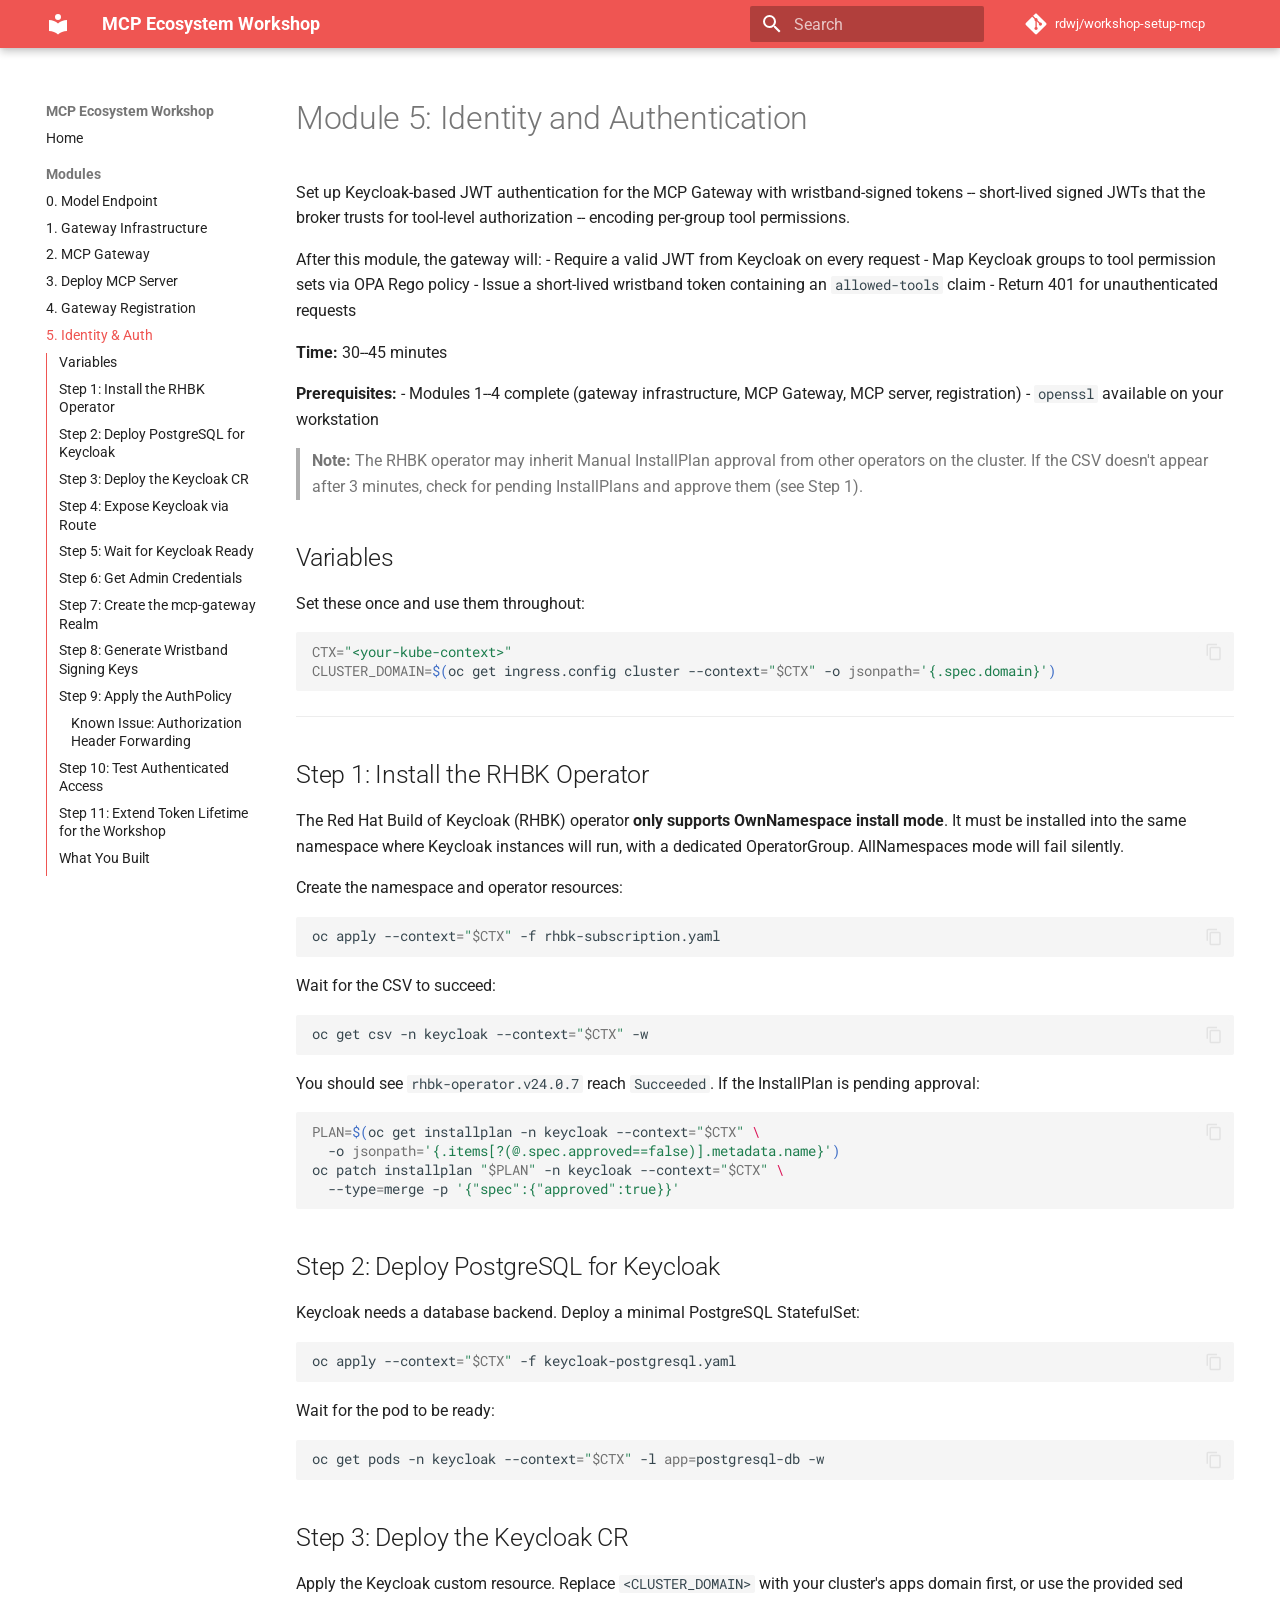
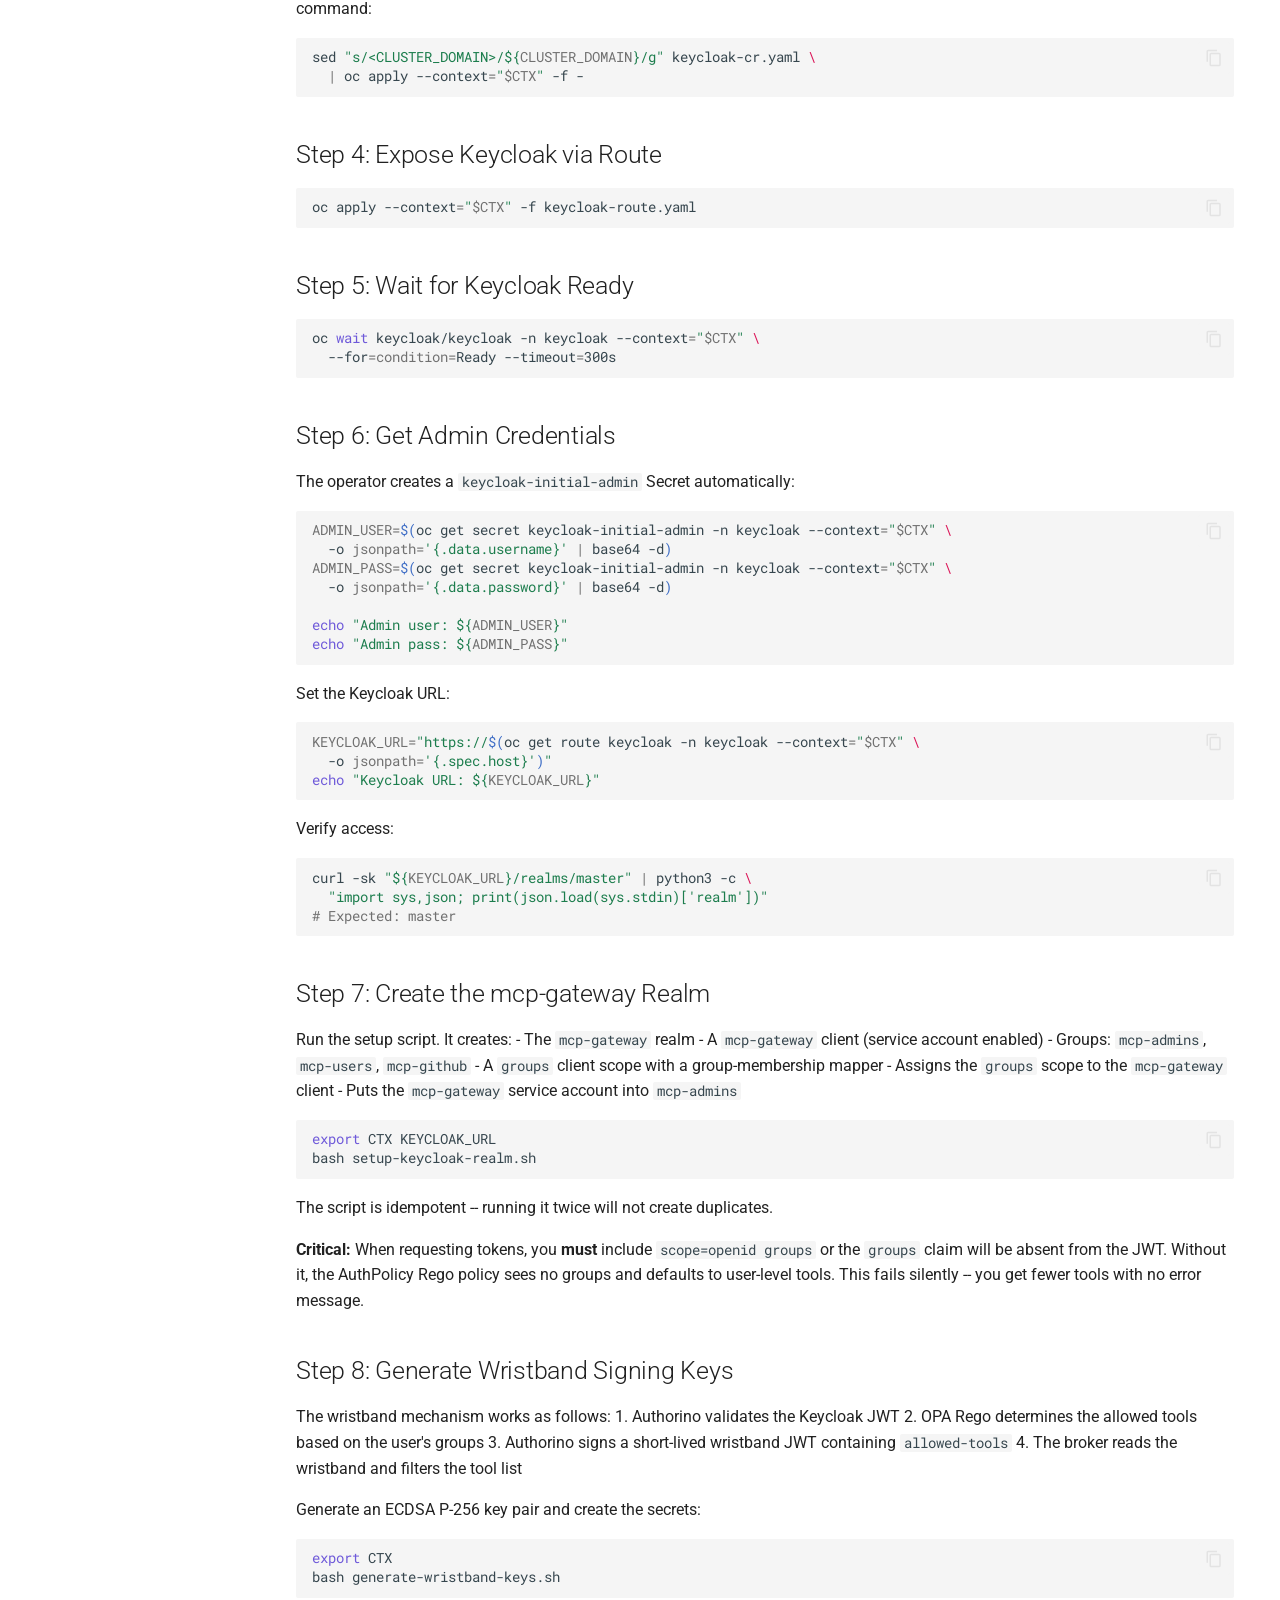
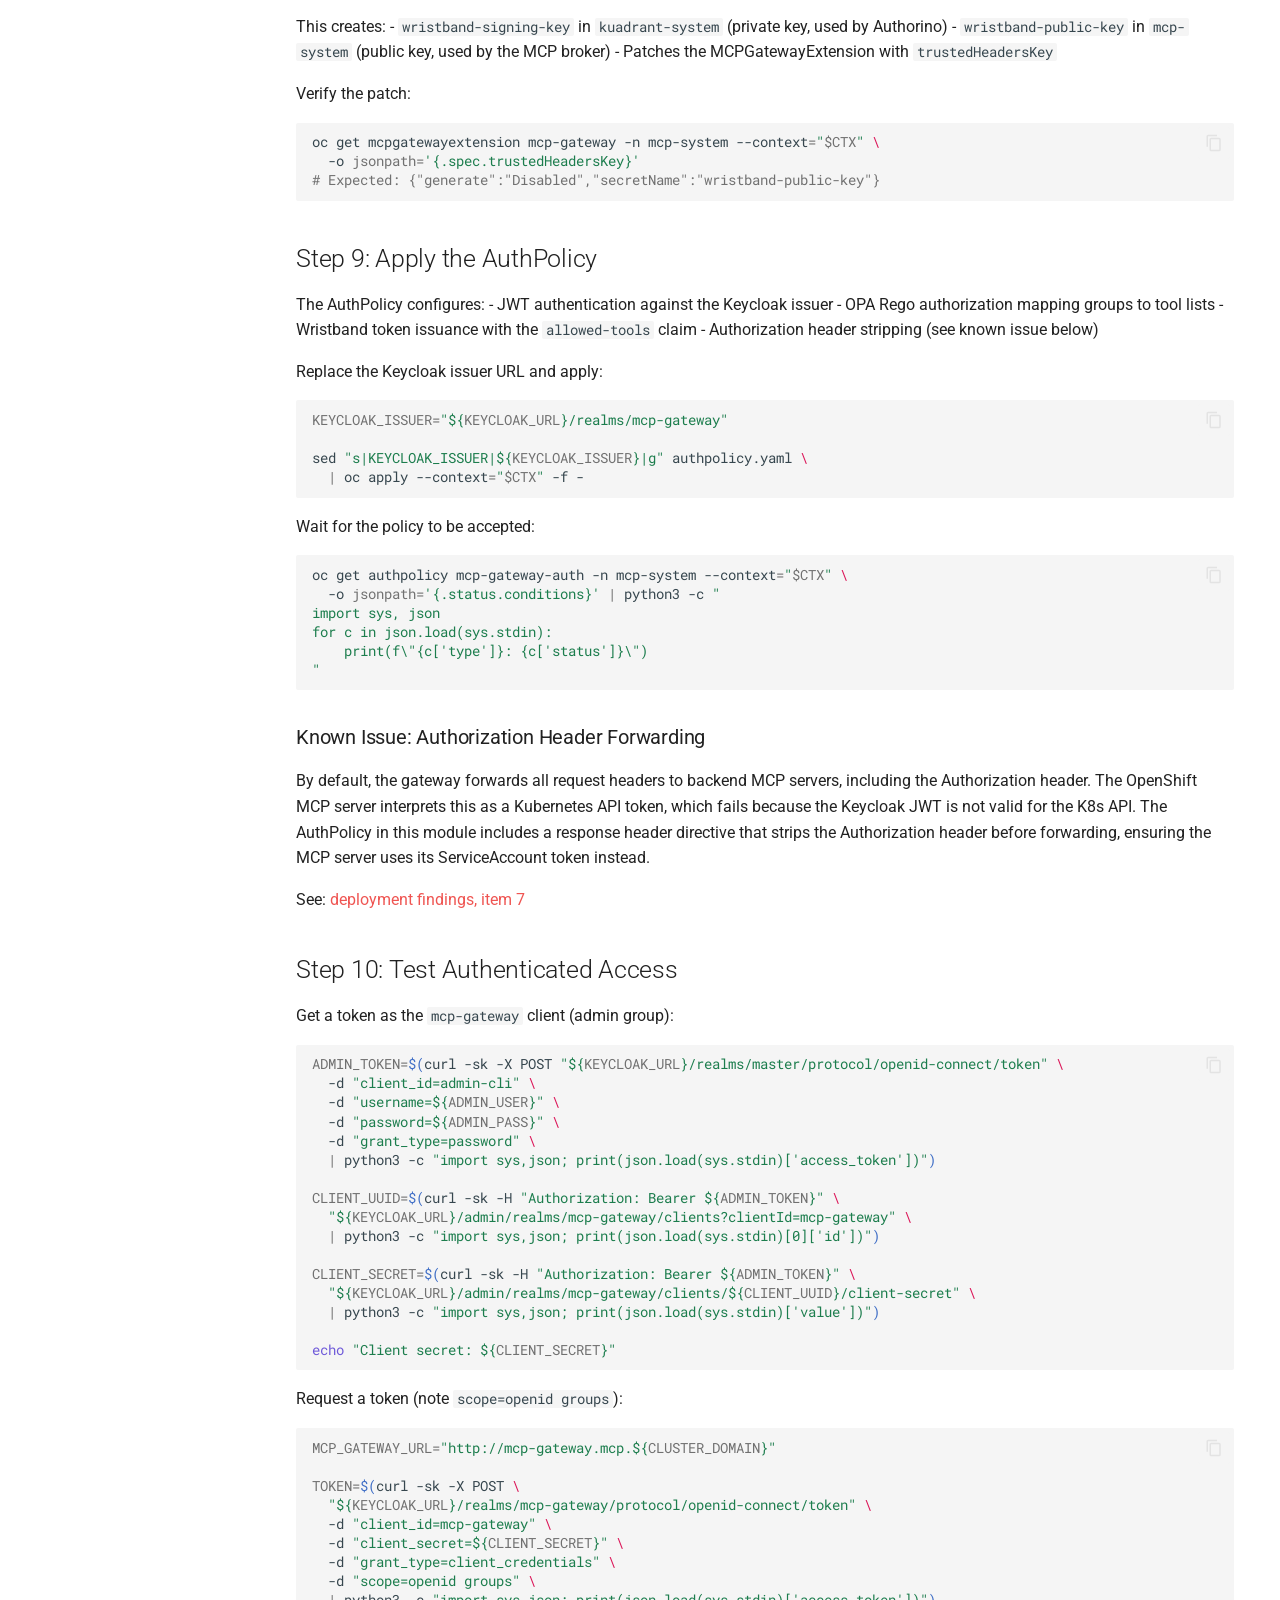
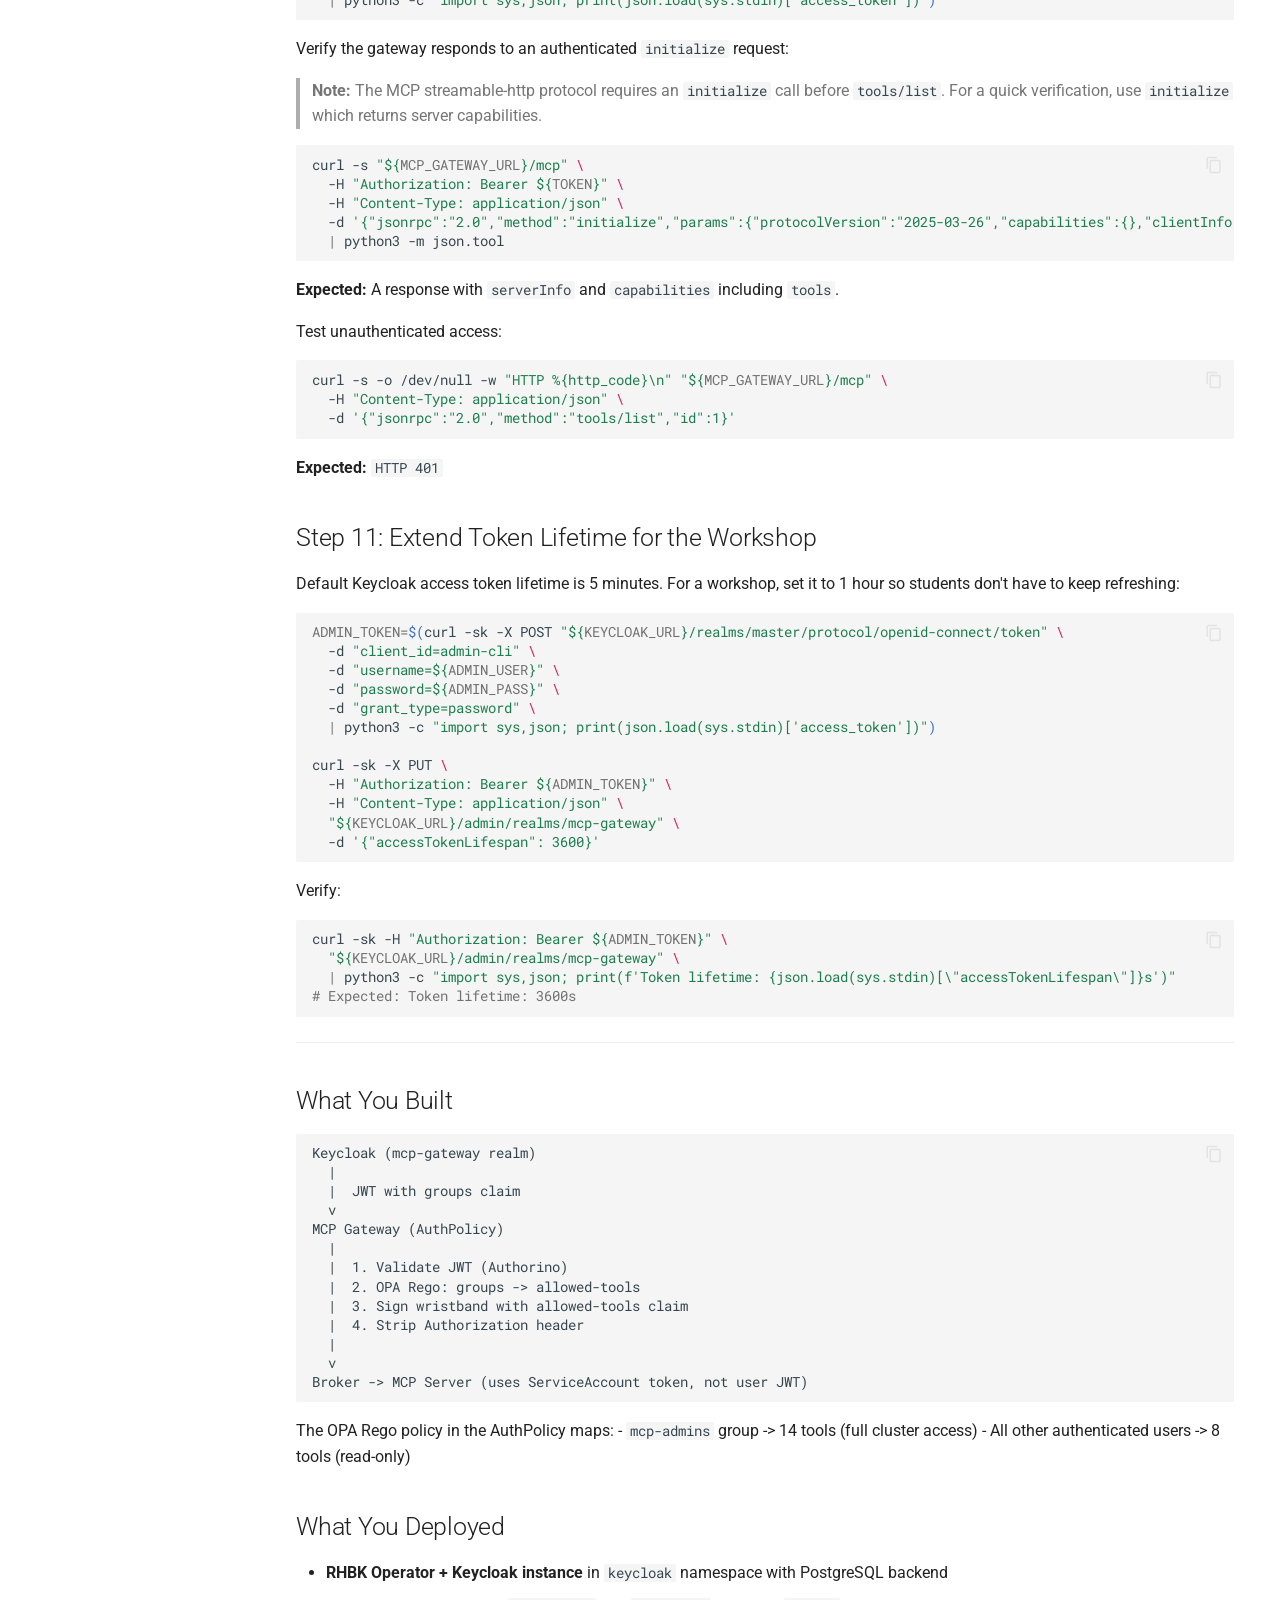
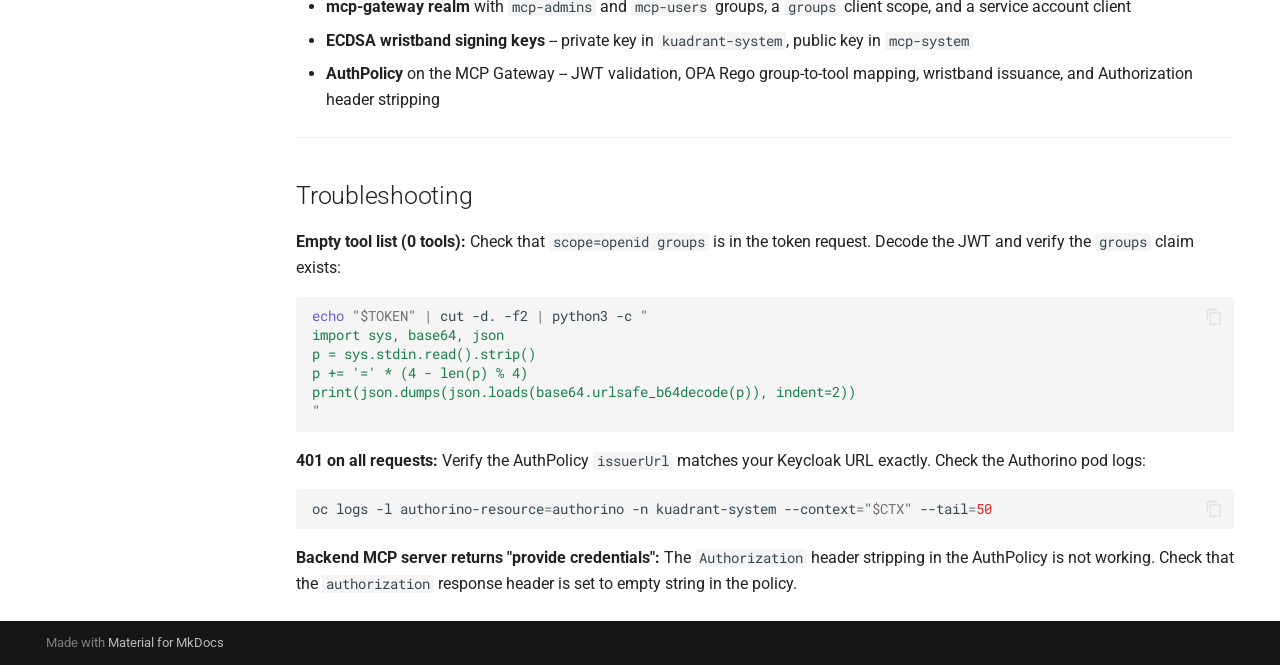
<file: 05-identity-auth/index.html>
<!doctype html>
<html lang="en" class="no-js">
  <head>
    
      <meta charset="utf-8">
      <meta name="viewport" content="width=device-width,initial-scale=1">
      
        <meta name="description" content="Deploy and manage the MCP Ecosystem on Red Hat OpenShift AI">
      
      
      
      
        <link rel="prev" href="../04-gateway-registration/">
      
      
        <link rel="next" href="../06-agent-test/">
      
      
        
      
      
      <link rel="icon" href="../assets/images/favicon.png">
      <meta name="generator" content="mkdocs-1.6.1, mkdocs-material-9.7.6">
    
    
      
        <title>5. Identity & Auth - MCP Ecosystem Workshop</title>
      
    
    
      <link rel="stylesheet" href="../assets/stylesheets/main.484c7ddc.min.css">
      
        
        <link rel="stylesheet" href="../assets/stylesheets/palette.ab4e12ef.min.css">
      
      


    
    
      
    
    
      
        
        
        <link rel="preconnect" href="https://fonts.gstatic.com" crossorigin>
        <link rel="stylesheet" href="https://fonts.googleapis.com/css?family=Roboto:300,300i,400,400i,700,700i%7CRoboto+Mono:400,400i,700,700i&display=fallback">
        <style>:root{--md-text-font:"Roboto";--md-code-font:"Roboto Mono"}</style>
      
    
    
    <script>__md_scope=new URL("..",location),__md_hash=e=>[...e].reduce(((e,_)=>(e<<5)-e+_.charCodeAt(0)),0),__md_get=(e,_=localStorage,t=__md_scope)=>JSON.parse(_.getItem(t.pathname+"."+e)),__md_set=(e,_,t=localStorage,a=__md_scope)=>{try{t.setItem(a.pathname+"."+e,JSON.stringify(_))}catch(e){}}</script>
    
      

    
    
  </head>
  
  
    
    
    
    
    
    <body dir="ltr" data-md-color-scheme="default" data-md-color-primary="red" data-md-color-accent="red">
  
    
    <input class="md-toggle" data-md-toggle="drawer" type="checkbox" id="__drawer" autocomplete="off">
    <input class="md-toggle" data-md-toggle="search" type="checkbox" id="__search" autocomplete="off">
    <label class="md-overlay" for="__drawer"></label>
    <div data-md-component="skip">
      
        
        <a href="#module-5-identity-and-authentication" class="md-skip">
          Skip to content
        </a>
      
    </div>
    <div data-md-component="announce">
      
    </div>
    
    
      

  

<header class="md-header md-header--shadow" data-md-component="header">
  <nav class="md-header__inner md-grid" aria-label="Header">
    <a href=".." title="MCP Ecosystem Workshop" class="md-header__button md-logo" aria-label="MCP Ecosystem Workshop" data-md-component="logo">
      
  
  <svg xmlns="http://www.w3.org/2000/svg" viewBox="0 0 24 24"><path d="M12 8a3 3 0 0 0 3-3 3 3 0 0 0-3-3 3 3 0 0 0-3 3 3 3 0 0 0 3 3m0 3.54C9.64 9.35 6.5 8 3 8v11c3.5 0 6.64 1.35 9 3.54 2.36-2.19 5.5-3.54 9-3.54V8c-3.5 0-6.64 1.35-9 3.54"/></svg>

    </a>
    <label class="md-header__button md-icon" for="__drawer">
      
      <svg xmlns="http://www.w3.org/2000/svg" viewBox="0 0 24 24"><path d="M3 6h18v2H3zm0 5h18v2H3zm0 5h18v2H3z"/></svg>
    </label>
    <div class="md-header__title" data-md-component="header-title">
      <div class="md-header__ellipsis">
        <div class="md-header__topic">
          <span class="md-ellipsis">
            MCP Ecosystem Workshop
          </span>
        </div>
        <div class="md-header__topic" data-md-component="header-topic">
          <span class="md-ellipsis">
            
              5. Identity & Auth
            
          </span>
        </div>
      </div>
    </div>
    
      
    
    
    
    
      
      
        <label class="md-header__button md-icon" for="__search">
          
          <svg xmlns="http://www.w3.org/2000/svg" viewBox="0 0 24 24"><path d="M9.5 3A6.5 6.5 0 0 1 16 9.5c0 1.61-.59 3.09-1.56 4.23l.27.27h.79l5 5-1.5 1.5-5-5v-.79l-.27-.27A6.52 6.52 0 0 1 9.5 16 6.5 6.5 0 0 1 3 9.5 6.5 6.5 0 0 1 9.5 3m0 2C7 5 5 7 5 9.5S7 14 9.5 14 14 12 14 9.5 12 5 9.5 5"/></svg>
        </label>
        <div class="md-search" data-md-component="search" role="dialog">
  <label class="md-search__overlay" for="__search"></label>
  <div class="md-search__inner" role="search">
    <form class="md-search__form" name="search">
      <input type="text" class="md-search__input" name="query" aria-label="Search" placeholder="Search" autocapitalize="off" autocorrect="off" autocomplete="off" spellcheck="false" data-md-component="search-query" required>
      <label class="md-search__icon md-icon" for="__search">
        
        <svg xmlns="http://www.w3.org/2000/svg" viewBox="0 0 24 24"><path d="M9.5 3A6.5 6.5 0 0 1 16 9.5c0 1.61-.59 3.09-1.56 4.23l.27.27h.79l5 5-1.5 1.5-5-5v-.79l-.27-.27A6.52 6.52 0 0 1 9.5 16 6.5 6.5 0 0 1 3 9.5 6.5 6.5 0 0 1 9.5 3m0 2C7 5 5 7 5 9.5S7 14 9.5 14 14 12 14 9.5 12 5 9.5 5"/></svg>
        
        <svg xmlns="http://www.w3.org/2000/svg" viewBox="0 0 24 24"><path d="M20 11v2H8l5.5 5.5-1.42 1.42L4.16 12l7.92-7.92L13.5 5.5 8 11z"/></svg>
      </label>
      <nav class="md-search__options" aria-label="Search">
        
        <button type="reset" class="md-search__icon md-icon" title="Clear" aria-label="Clear" tabindex="-1">
          
          <svg xmlns="http://www.w3.org/2000/svg" viewBox="0 0 24 24"><path d="M19 6.41 17.59 5 12 10.59 6.41 5 5 6.41 10.59 12 5 17.59 6.41 19 12 13.41 17.59 19 19 17.59 13.41 12z"/></svg>
        </button>
      </nav>
      
    </form>
    <div class="md-search__output">
      <div class="md-search__scrollwrap" tabindex="0" data-md-scrollfix>
        <div class="md-search-result" data-md-component="search-result">
          <div class="md-search-result__meta">
            Initializing search
          </div>
          <ol class="md-search-result__list" role="presentation"></ol>
        </div>
      </div>
    </div>
  </div>
</div>
      
    
    
      <div class="md-header__source">
        <a href="https://github.com/rdwj/workshop-setup-mcp" title="Go to repository" class="md-source" data-md-component="source">
  <div class="md-source__icon md-icon">
    
    <svg xmlns="http://www.w3.org/2000/svg" viewBox="0 0 448 512"><!--! Font Awesome Free 7.1.0 by @fontawesome - https://fontawesome.com License - https://fontawesome.com/license/free (Icons: CC BY 4.0, Fonts: SIL OFL 1.1, Code: MIT License) Copyright 2025 Fonticons, Inc.--><path d="M439.6 236.1 244 40.5c-5.4-5.5-12.8-8.5-20.4-8.5s-15 3-20.4 8.4L162.5 81l51.5 51.5c27.1-9.1 52.7 16.8 43.4 43.7l49.7 49.7c34.2-11.8 61.2 31 35.5 56.7-26.5 26.5-70.2-2.9-56-37.3L240.3 199v121.9c25.3 12.5 22.3 41.8 9.1 55-6.4 6.4-15.2 10.1-24.3 10.1s-17.8-3.6-24.3-10.1c-17.6-17.6-11.1-46.9 11.2-56v-123c-20.8-8.5-24.6-30.7-18.6-45L142.6 101 8.5 235.1C3 240.6 0 247.9 0 255.5s3 15 8.5 20.4l195.6 195.7c5.4 5.4 12.7 8.4 20.4 8.4s15-3 20.4-8.4l194.7-194.7c5.4-5.4 8.4-12.8 8.4-20.4s-3-15-8.4-20.4"/></svg>
  </div>
  <div class="md-source__repository">
    rdwj/workshop-setup-mcp
  </div>
</a>
      </div>
    
  </nav>
  
</header>
    
    <div class="md-container" data-md-component="container">
      
      
        
          
        
      
      <main class="md-main" data-md-component="main">
        <div class="md-main__inner md-grid">
          
            
              
              <div class="md-sidebar md-sidebar--primary" data-md-component="sidebar" data-md-type="navigation" >
                <div class="md-sidebar__scrollwrap">
                  <div class="md-sidebar__inner">
                    



  

<nav class="md-nav md-nav--primary md-nav--integrated" aria-label="Navigation" data-md-level="0">
  <label class="md-nav__title" for="__drawer">
    <a href=".." title="MCP Ecosystem Workshop" class="md-nav__button md-logo" aria-label="MCP Ecosystem Workshop" data-md-component="logo">
      
  
  <svg xmlns="http://www.w3.org/2000/svg" viewBox="0 0 24 24"><path d="M12 8a3 3 0 0 0 3-3 3 3 0 0 0-3-3 3 3 0 0 0-3 3 3 3 0 0 0 3 3m0 3.54C9.64 9.35 6.5 8 3 8v11c3.5 0 6.64 1.35 9 3.54 2.36-2.19 5.5-3.54 9-3.54V8c-3.5 0-6.64 1.35-9 3.54"/></svg>

    </a>
    MCP Ecosystem Workshop
  </label>
  
    <div class="md-nav__source">
      <a href="https://github.com/rdwj/workshop-setup-mcp" title="Go to repository" class="md-source" data-md-component="source">
  <div class="md-source__icon md-icon">
    
    <svg xmlns="http://www.w3.org/2000/svg" viewBox="0 0 448 512"><!--! Font Awesome Free 7.1.0 by @fontawesome - https://fontawesome.com License - https://fontawesome.com/license/free (Icons: CC BY 4.0, Fonts: SIL OFL 1.1, Code: MIT License) Copyright 2025 Fonticons, Inc.--><path d="M439.6 236.1 244 40.5c-5.4-5.5-12.8-8.5-20.4-8.5s-15 3-20.4 8.4L162.5 81l51.5 51.5c27.1-9.1 52.7 16.8 43.4 43.7l49.7 49.7c34.2-11.8 61.2 31 35.5 56.7-26.5 26.5-70.2-2.9-56-37.3L240.3 199v121.9c25.3 12.5 22.3 41.8 9.1 55-6.4 6.4-15.2 10.1-24.3 10.1s-17.8-3.6-24.3-10.1c-17.6-17.6-11.1-46.9 11.2-56v-123c-20.8-8.5-24.6-30.7-18.6-45L142.6 101 8.5 235.1C3 240.6 0 247.9 0 255.5s3 15 8.5 20.4l195.6 195.7c5.4 5.4 12.7 8.4 20.4 8.4s15-3 20.4-8.4l194.7-194.7c5.4-5.4 8.4-12.8 8.4-20.4s-3-15-8.4-20.4"/></svg>
  </div>
  <div class="md-source__repository">
    rdwj/workshop-setup-mcp
  </div>
</a>
    </div>
  
  <ul class="md-nav__list" data-md-scrollfix>
    
      
      
  
  
  
  
    <li class="md-nav__item">
      <a href=".." class="md-nav__link">
        
  
  
  <span class="md-ellipsis">
    
  
    Home
  

    
  </span>
  
  

      </a>
    </li>
  

    
      
      
  
  
    
  
  
  
    
    
    
    
      
        
        
      
    
    
    <li class="md-nav__item md-nav__item--active md-nav__item--section md-nav__item--nested">
      
        
        
        <input class="md-nav__toggle md-toggle " type="checkbox" id="__nav_2" checked>
        
          
          <label class="md-nav__link" for="__nav_2" id="__nav_2_label" tabindex="">
            
  
  
  <span class="md-ellipsis">
    
  
    Modules
  

    
  </span>
  
  

            <span class="md-nav__icon md-icon"></span>
          </label>
        
        <nav class="md-nav" data-md-level="1" aria-labelledby="__nav_2_label" aria-expanded="true">
          <label class="md-nav__title" for="__nav_2">
            <span class="md-nav__icon md-icon"></span>
            
  
    Modules
  

          </label>
          <ul class="md-nav__list" data-md-scrollfix>
            
              
                
  
  
  
  
    <li class="md-nav__item">
      <a href="../00-model-endpoint/" class="md-nav__link">
        
  
  
  <span class="md-ellipsis">
    
  
    0. Model Endpoint
  

    
  </span>
  
  

      </a>
    </li>
  

              
            
              
                
  
  
  
  
    <li class="md-nav__item">
      <a href="../01-gateway-infrastructure/" class="md-nav__link">
        
  
  
  <span class="md-ellipsis">
    
  
    1. Gateway Infrastructure
  

    
  </span>
  
  

      </a>
    </li>
  

              
            
              
                
  
  
  
  
    <li class="md-nav__item">
      <a href="../02-mcp-gateway/" class="md-nav__link">
        
  
  
  <span class="md-ellipsis">
    
  
    2. MCP Gateway
  

    
  </span>
  
  

      </a>
    </li>
  

              
            
              
                
  
  
  
  
    <li class="md-nav__item">
      <a href="../03-mcp-server/" class="md-nav__link">
        
  
  
  <span class="md-ellipsis">
    
  
    3. Deploy MCP Server
  

    
  </span>
  
  

      </a>
    </li>
  

              
            
              
                
  
  
  
  
    <li class="md-nav__item">
      <a href="../04-gateway-registration/" class="md-nav__link">
        
  
  
  <span class="md-ellipsis">
    
  
    4. Gateway Registration
  

    
  </span>
  
  

      </a>
    </li>
  

              
            
              
                
  
  
    
  
  
  
    <li class="md-nav__item md-nav__item--active">
      
      <input class="md-nav__toggle md-toggle" type="checkbox" id="__toc">
      
      
        
      
      
        <label class="md-nav__link md-nav__link--active" for="__toc">
          
  
  
  <span class="md-ellipsis">
    
  
    5. Identity & Auth
  

    
  </span>
  
  

          <span class="md-nav__icon md-icon"></span>
        </label>
      
      <a href="./" class="md-nav__link md-nav__link--active">
        
  
  
  <span class="md-ellipsis">
    
  
    5. Identity & Auth
  

    
  </span>
  
  

      </a>
      
        

<nav class="md-nav md-nav--secondary" aria-label="Table of contents">
  
  
  
    
  
  
    <label class="md-nav__title" for="__toc">
      <span class="md-nav__icon md-icon"></span>
      Table of contents
    </label>
    <ul class="md-nav__list" data-md-component="toc" data-md-scrollfix>
      
        <li class="md-nav__item">
  <a href="#variables" class="md-nav__link">
    <span class="md-ellipsis">
      
        Variables
      
    </span>
  </a>
  
</li>
      
        <li class="md-nav__item">
  <a href="#step-1-install-the-rhbk-operator" class="md-nav__link">
    <span class="md-ellipsis">
      
        Step 1: Install the RHBK Operator
      
    </span>
  </a>
  
</li>
      
        <li class="md-nav__item">
  <a href="#step-2-deploy-postgresql-for-keycloak" class="md-nav__link">
    <span class="md-ellipsis">
      
        Step 2: Deploy PostgreSQL for Keycloak
      
    </span>
  </a>
  
</li>
      
        <li class="md-nav__item">
  <a href="#step-3-deploy-the-keycloak-cr" class="md-nav__link">
    <span class="md-ellipsis">
      
        Step 3: Deploy the Keycloak CR
      
    </span>
  </a>
  
</li>
      
        <li class="md-nav__item">
  <a href="#step-4-expose-keycloak-via-route" class="md-nav__link">
    <span class="md-ellipsis">
      
        Step 4: Expose Keycloak via Route
      
    </span>
  </a>
  
</li>
      
        <li class="md-nav__item">
  <a href="#step-5-wait-for-keycloak-ready" class="md-nav__link">
    <span class="md-ellipsis">
      
        Step 5: Wait for Keycloak Ready
      
    </span>
  </a>
  
</li>
      
        <li class="md-nav__item">
  <a href="#step-6-get-admin-credentials" class="md-nav__link">
    <span class="md-ellipsis">
      
        Step 6: Get Admin Credentials
      
    </span>
  </a>
  
</li>
      
        <li class="md-nav__item">
  <a href="#step-7-create-the-mcp-gateway-realm" class="md-nav__link">
    <span class="md-ellipsis">
      
        Step 7: Create the mcp-gateway Realm
      
    </span>
  </a>
  
</li>
      
        <li class="md-nav__item">
  <a href="#step-8-generate-wristband-signing-keys" class="md-nav__link">
    <span class="md-ellipsis">
      
        Step 8: Generate Wristband Signing Keys
      
    </span>
  </a>
  
</li>
      
        <li class="md-nav__item">
  <a href="#step-9-apply-the-authpolicy" class="md-nav__link">
    <span class="md-ellipsis">
      
        Step 9: Apply the AuthPolicy
      
    </span>
  </a>
  
    <nav class="md-nav" aria-label="Step 9: Apply the AuthPolicy">
      <ul class="md-nav__list">
        
          <li class="md-nav__item">
  <a href="#known-issue-authorization-header-forwarding" class="md-nav__link">
    <span class="md-ellipsis">
      
        Known Issue: Authorization Header Forwarding
      
    </span>
  </a>
  
</li>
        
      </ul>
    </nav>
  
</li>
      
        <li class="md-nav__item">
  <a href="#step-10-test-authenticated-access" class="md-nav__link">
    <span class="md-ellipsis">
      
        Step 10: Test Authenticated Access
      
    </span>
  </a>
  
</li>
      
        <li class="md-nav__item">
  <a href="#step-11-extend-token-lifetime-for-the-workshop" class="md-nav__link">
    <span class="md-ellipsis">
      
        Step 11: Extend Token Lifetime for the Workshop
      
    </span>
  </a>
  
</li>
      
        <li class="md-nav__item">
  <a href="#what-you-built" class="md-nav__link">
    <span class="md-ellipsis">
      
        What You Built
      
    </span>
  </a>
  
</li>
      
        <li class="md-nav__item">
  <a href="#what-you-deployed" class="md-nav__link">
    <span class="md-ellipsis">
      
        What You Deployed
      
    </span>
  </a>
  
</li>
      
        <li class="md-nav__item">
  <a href="#troubleshooting" class="md-nav__link">
    <span class="md-ellipsis">
      
        Troubleshooting
      
    </span>
  </a>
  
</li>
      
    </ul>
  
</nav>
      
    </li>
  

              
            
              
                
  
  
  
  
    <li class="md-nav__item">
      <a href="../06-agent-test/" class="md-nav__link">
        
  
  
  <span class="md-ellipsis">
    
  
    6. Agent Testing
  

    
  </span>
  
  

      </a>
    </li>
  

              
            
          </ul>
        </nav>
      
    </li>
  

    
  </ul>
</nav>
                  </div>
                </div>
              </div>
            
            
          
          
            <div class="md-content" data-md-component="content">
              
              <article class="md-content__inner md-typeset">
                
                  


  
  


<h1 id="module-5-identity-and-authentication">Module 5: Identity and Authentication<a class="headerlink" href="#module-5-identity-and-authentication" title="Permanent link">&para;</a></h1>
<p>Set up Keycloak-based JWT authentication for the MCP Gateway with
wristband-signed tokens -- short-lived signed JWTs that the broker trusts for
tool-level authorization -- encoding per-group tool permissions.</p>
<p>After this module, the gateway will:
- Require a valid JWT from Keycloak on every request
- Map Keycloak groups to tool permission sets via OPA Rego policy
- Issue a short-lived wristband token containing an <code>allowed-tools</code> claim
- Return 401 for unauthenticated requests</p>
<p><strong>Time:</strong> 30--45 minutes</p>
<p><strong>Prerequisites:</strong>
- Modules 1--4 complete (gateway infrastructure, MCP Gateway, MCP server, registration)
- <code>openssl</code> available on your workstation</p>
<blockquote>
<p><strong>Note:</strong> The RHBK operator may inherit Manual InstallPlan approval from
other operators on the cluster. If the CSV doesn't appear after 3 minutes,
check for pending InstallPlans and approve them (see Step 1).</p>
</blockquote>
<h2 id="variables">Variables<a class="headerlink" href="#variables" title="Permanent link">&para;</a></h2>
<p>Set these once and use them throughout:</p>
<div class="highlight"><pre><span></span><code><a id="__codelineno-0-1" name="__codelineno-0-1" href="#__codelineno-0-1"></a><span class="nv">CTX</span><span class="o">=</span><span class="s2">&quot;&lt;your-kube-context&gt;&quot;</span>
<a id="__codelineno-0-2" name="__codelineno-0-2" href="#__codelineno-0-2"></a><span class="nv">CLUSTER_DOMAIN</span><span class="o">=</span><span class="k">$(</span>oc<span class="w"> </span>get<span class="w"> </span>ingress.config<span class="w"> </span>cluster<span class="w"> </span>--context<span class="o">=</span><span class="s2">&quot;</span><span class="nv">$CTX</span><span class="s2">&quot;</span><span class="w"> </span>-o<span class="w"> </span><span class="nv">jsonpath</span><span class="o">=</span><span class="s1">&#39;{.spec.domain}&#39;</span><span class="k">)</span>
</code></pre></div>
<hr />
<h2 id="step-1-install-the-rhbk-operator">Step 1: Install the RHBK Operator<a class="headerlink" href="#step-1-install-the-rhbk-operator" title="Permanent link">&para;</a></h2>
<p>The Red Hat Build of Keycloak (RHBK) operator <strong>only supports OwnNamespace
install mode</strong>. It must be installed into the same namespace where Keycloak
instances will run, with a dedicated OperatorGroup. AllNamespaces mode will
fail silently.</p>
<p>Create the namespace and operator resources:</p>
<div class="highlight"><pre><span></span><code><a id="__codelineno-1-1" name="__codelineno-1-1" href="#__codelineno-1-1"></a>oc<span class="w"> </span>apply<span class="w"> </span>--context<span class="o">=</span><span class="s2">&quot;</span><span class="nv">$CTX</span><span class="s2">&quot;</span><span class="w"> </span>-f<span class="w"> </span>rhbk-subscription.yaml
</code></pre></div>
<p>Wait for the CSV to succeed:</p>
<div class="highlight"><pre><span></span><code><a id="__codelineno-2-1" name="__codelineno-2-1" href="#__codelineno-2-1"></a>oc<span class="w"> </span>get<span class="w"> </span>csv<span class="w"> </span>-n<span class="w"> </span>keycloak<span class="w"> </span>--context<span class="o">=</span><span class="s2">&quot;</span><span class="nv">$CTX</span><span class="s2">&quot;</span><span class="w"> </span>-w
</code></pre></div>
<p>You should see <code>rhbk-operator.v24.0.7</code> reach <code>Succeeded</code>. If the InstallPlan
is pending approval:</p>
<div class="highlight"><pre><span></span><code><a id="__codelineno-3-1" name="__codelineno-3-1" href="#__codelineno-3-1"></a><span class="nv">PLAN</span><span class="o">=</span><span class="k">$(</span>oc<span class="w"> </span>get<span class="w"> </span>installplan<span class="w"> </span>-n<span class="w"> </span>keycloak<span class="w"> </span>--context<span class="o">=</span><span class="s2">&quot;</span><span class="nv">$CTX</span><span class="s2">&quot;</span><span class="w"> </span><span class="se">\</span>
<a id="__codelineno-3-2" name="__codelineno-3-2" href="#__codelineno-3-2"></a><span class="w">  </span>-o<span class="w"> </span><span class="nv">jsonpath</span><span class="o">=</span><span class="s1">&#39;{.items[?(@.spec.approved==false)].metadata.name}&#39;</span><span class="k">)</span>
<a id="__codelineno-3-3" name="__codelineno-3-3" href="#__codelineno-3-3"></a>oc<span class="w"> </span>patch<span class="w"> </span>installplan<span class="w"> </span><span class="s2">&quot;</span><span class="nv">$PLAN</span><span class="s2">&quot;</span><span class="w"> </span>-n<span class="w"> </span>keycloak<span class="w"> </span>--context<span class="o">=</span><span class="s2">&quot;</span><span class="nv">$CTX</span><span class="s2">&quot;</span><span class="w"> </span><span class="se">\</span>
<a id="__codelineno-3-4" name="__codelineno-3-4" href="#__codelineno-3-4"></a><span class="w">  </span>--type<span class="o">=</span>merge<span class="w"> </span>-p<span class="w"> </span><span class="s1">&#39;{&quot;spec&quot;:{&quot;approved&quot;:true}}&#39;</span>
</code></pre></div>
<h2 id="step-2-deploy-postgresql-for-keycloak">Step 2: Deploy PostgreSQL for Keycloak<a class="headerlink" href="#step-2-deploy-postgresql-for-keycloak" title="Permanent link">&para;</a></h2>
<p>Keycloak needs a database backend. Deploy a minimal PostgreSQL StatefulSet:</p>
<div class="highlight"><pre><span></span><code><a id="__codelineno-4-1" name="__codelineno-4-1" href="#__codelineno-4-1"></a>oc<span class="w"> </span>apply<span class="w"> </span>--context<span class="o">=</span><span class="s2">&quot;</span><span class="nv">$CTX</span><span class="s2">&quot;</span><span class="w"> </span>-f<span class="w"> </span>keycloak-postgresql.yaml
</code></pre></div>
<p>Wait for the pod to be ready:</p>
<div class="highlight"><pre><span></span><code><a id="__codelineno-5-1" name="__codelineno-5-1" href="#__codelineno-5-1"></a>oc<span class="w"> </span>get<span class="w"> </span>pods<span class="w"> </span>-n<span class="w"> </span>keycloak<span class="w"> </span>--context<span class="o">=</span><span class="s2">&quot;</span><span class="nv">$CTX</span><span class="s2">&quot;</span><span class="w"> </span>-l<span class="w"> </span><span class="nv">app</span><span class="o">=</span>postgresql-db<span class="w"> </span>-w
</code></pre></div>
<h2 id="step-3-deploy-the-keycloak-cr">Step 3: Deploy the Keycloak CR<a class="headerlink" href="#step-3-deploy-the-keycloak-cr" title="Permanent link">&para;</a></h2>
<p>Apply the Keycloak custom resource. Replace <code>&lt;CLUSTER_DOMAIN&gt;</code> with your
cluster's apps domain first, or use the provided sed command:</p>
<div class="highlight"><pre><span></span><code><a id="__codelineno-6-1" name="__codelineno-6-1" href="#__codelineno-6-1"></a>sed<span class="w"> </span><span class="s2">&quot;s/&lt;CLUSTER_DOMAIN&gt;/</span><span class="si">${</span><span class="nv">CLUSTER_DOMAIN</span><span class="si">}</span><span class="s2">/g&quot;</span><span class="w"> </span>keycloak-cr.yaml<span class="w"> </span><span class="se">\</span>
<a id="__codelineno-6-2" name="__codelineno-6-2" href="#__codelineno-6-2"></a><span class="w">  </span><span class="p">|</span><span class="w"> </span>oc<span class="w"> </span>apply<span class="w"> </span>--context<span class="o">=</span><span class="s2">&quot;</span><span class="nv">$CTX</span><span class="s2">&quot;</span><span class="w"> </span>-f<span class="w"> </span>-
</code></pre></div>
<h2 id="step-4-expose-keycloak-via-route">Step 4: Expose Keycloak via Route<a class="headerlink" href="#step-4-expose-keycloak-via-route" title="Permanent link">&para;</a></h2>
<div class="highlight"><pre><span></span><code><a id="__codelineno-7-1" name="__codelineno-7-1" href="#__codelineno-7-1"></a>oc<span class="w"> </span>apply<span class="w"> </span>--context<span class="o">=</span><span class="s2">&quot;</span><span class="nv">$CTX</span><span class="s2">&quot;</span><span class="w"> </span>-f<span class="w"> </span>keycloak-route.yaml
</code></pre></div>
<h2 id="step-5-wait-for-keycloak-ready">Step 5: Wait for Keycloak Ready<a class="headerlink" href="#step-5-wait-for-keycloak-ready" title="Permanent link">&para;</a></h2>
<div class="highlight"><pre><span></span><code><a id="__codelineno-8-1" name="__codelineno-8-1" href="#__codelineno-8-1"></a>oc<span class="w"> </span><span class="nb">wait</span><span class="w"> </span>keycloak/keycloak<span class="w"> </span>-n<span class="w"> </span>keycloak<span class="w"> </span>--context<span class="o">=</span><span class="s2">&quot;</span><span class="nv">$CTX</span><span class="s2">&quot;</span><span class="w"> </span><span class="se">\</span>
<a id="__codelineno-8-2" name="__codelineno-8-2" href="#__codelineno-8-2"></a><span class="w">  </span>--for<span class="o">=</span><span class="nv">condition</span><span class="o">=</span>Ready<span class="w"> </span>--timeout<span class="o">=</span>300s
</code></pre></div>
<h2 id="step-6-get-admin-credentials">Step 6: Get Admin Credentials<a class="headerlink" href="#step-6-get-admin-credentials" title="Permanent link">&para;</a></h2>
<p>The operator creates a <code>keycloak-initial-admin</code> Secret automatically:</p>
<div class="highlight"><pre><span></span><code><a id="__codelineno-9-1" name="__codelineno-9-1" href="#__codelineno-9-1"></a><span class="nv">ADMIN_USER</span><span class="o">=</span><span class="k">$(</span>oc<span class="w"> </span>get<span class="w"> </span>secret<span class="w"> </span>keycloak-initial-admin<span class="w"> </span>-n<span class="w"> </span>keycloak<span class="w"> </span>--context<span class="o">=</span><span class="s2">&quot;</span><span class="nv">$CTX</span><span class="s2">&quot;</span><span class="w"> </span><span class="se">\</span>
<a id="__codelineno-9-2" name="__codelineno-9-2" href="#__codelineno-9-2"></a><span class="w">  </span>-o<span class="w"> </span><span class="nv">jsonpath</span><span class="o">=</span><span class="s1">&#39;{.data.username}&#39;</span><span class="w"> </span><span class="p">|</span><span class="w"> </span>base64<span class="w"> </span>-d<span class="k">)</span>
<a id="__codelineno-9-3" name="__codelineno-9-3" href="#__codelineno-9-3"></a><span class="nv">ADMIN_PASS</span><span class="o">=</span><span class="k">$(</span>oc<span class="w"> </span>get<span class="w"> </span>secret<span class="w"> </span>keycloak-initial-admin<span class="w"> </span>-n<span class="w"> </span>keycloak<span class="w"> </span>--context<span class="o">=</span><span class="s2">&quot;</span><span class="nv">$CTX</span><span class="s2">&quot;</span><span class="w"> </span><span class="se">\</span>
<a id="__codelineno-9-4" name="__codelineno-9-4" href="#__codelineno-9-4"></a><span class="w">  </span>-o<span class="w"> </span><span class="nv">jsonpath</span><span class="o">=</span><span class="s1">&#39;{.data.password}&#39;</span><span class="w"> </span><span class="p">|</span><span class="w"> </span>base64<span class="w"> </span>-d<span class="k">)</span>
<a id="__codelineno-9-5" name="__codelineno-9-5" href="#__codelineno-9-5"></a>
<a id="__codelineno-9-6" name="__codelineno-9-6" href="#__codelineno-9-6"></a><span class="nb">echo</span><span class="w"> </span><span class="s2">&quot;Admin user: </span><span class="si">${</span><span class="nv">ADMIN_USER</span><span class="si">}</span><span class="s2">&quot;</span>
<a id="__codelineno-9-7" name="__codelineno-9-7" href="#__codelineno-9-7"></a><span class="nb">echo</span><span class="w"> </span><span class="s2">&quot;Admin pass: </span><span class="si">${</span><span class="nv">ADMIN_PASS</span><span class="si">}</span><span class="s2">&quot;</span>
</code></pre></div>
<p>Set the Keycloak URL:</p>
<div class="highlight"><pre><span></span><code><a id="__codelineno-10-1" name="__codelineno-10-1" href="#__codelineno-10-1"></a><span class="nv">KEYCLOAK_URL</span><span class="o">=</span><span class="s2">&quot;https://</span><span class="k">$(</span>oc<span class="w"> </span>get<span class="w"> </span>route<span class="w"> </span>keycloak<span class="w"> </span>-n<span class="w"> </span>keycloak<span class="w"> </span>--context<span class="o">=</span><span class="s2">&quot;</span><span class="nv">$CTX</span><span class="s2">&quot;</span><span class="w"> </span><span class="se">\</span>
<a id="__codelineno-10-2" name="__codelineno-10-2" href="#__codelineno-10-2"></a><span class="w">  </span>-o<span class="w"> </span><span class="nv">jsonpath</span><span class="o">=</span><span class="s1">&#39;{.spec.host}&#39;</span><span class="k">)</span><span class="s2">&quot;</span>
<a id="__codelineno-10-3" name="__codelineno-10-3" href="#__codelineno-10-3"></a><span class="nb">echo</span><span class="w"> </span><span class="s2">&quot;Keycloak URL: </span><span class="si">${</span><span class="nv">KEYCLOAK_URL</span><span class="si">}</span><span class="s2">&quot;</span>
</code></pre></div>
<p>Verify access:</p>
<div class="highlight"><pre><span></span><code><a id="__codelineno-11-1" name="__codelineno-11-1" href="#__codelineno-11-1"></a>curl<span class="w"> </span>-sk<span class="w"> </span><span class="s2">&quot;</span><span class="si">${</span><span class="nv">KEYCLOAK_URL</span><span class="si">}</span><span class="s2">/realms/master&quot;</span><span class="w"> </span><span class="p">|</span><span class="w"> </span>python3<span class="w"> </span>-c<span class="w"> </span><span class="se">\</span>
<a id="__codelineno-11-2" name="__codelineno-11-2" href="#__codelineno-11-2"></a><span class="w">  </span><span class="s2">&quot;import sys,json; print(json.load(sys.stdin)[&#39;realm&#39;])&quot;</span>
<a id="__codelineno-11-3" name="__codelineno-11-3" href="#__codelineno-11-3"></a><span class="c1"># Expected: master</span>
</code></pre></div>
<h2 id="step-7-create-the-mcp-gateway-realm">Step 7: Create the mcp-gateway Realm<a class="headerlink" href="#step-7-create-the-mcp-gateway-realm" title="Permanent link">&para;</a></h2>
<p>Run the setup script. It creates:
- The <code>mcp-gateway</code> realm
- A <code>mcp-gateway</code> client (service account enabled)
- Groups: <code>mcp-admins</code>, <code>mcp-users</code>, <code>mcp-github</code>
- A <code>groups</code> client scope with a group-membership mapper
- Assigns the <code>groups</code> scope to the <code>mcp-gateway</code> client
- Puts the <code>mcp-gateway</code> service account into <code>mcp-admins</code></p>
<div class="highlight"><pre><span></span><code><a id="__codelineno-12-1" name="__codelineno-12-1" href="#__codelineno-12-1"></a><span class="nb">export</span><span class="w"> </span>CTX<span class="w"> </span>KEYCLOAK_URL
<a id="__codelineno-12-2" name="__codelineno-12-2" href="#__codelineno-12-2"></a>bash<span class="w"> </span>setup-keycloak-realm.sh
</code></pre></div>
<p>The script is idempotent -- running it twice will not create duplicates.</p>
<p><strong>Critical:</strong> When requesting tokens, you <strong>must</strong> include <code>scope=openid groups</code>
or the <code>groups</code> claim will be absent from the JWT. Without it, the AuthPolicy
Rego policy sees no groups and defaults to user-level tools. This fails
silently -- you get fewer tools with no error message.</p>
<h2 id="step-8-generate-wristband-signing-keys">Step 8: Generate Wristband Signing Keys<a class="headerlink" href="#step-8-generate-wristband-signing-keys" title="Permanent link">&para;</a></h2>
<p>The wristband mechanism works as follows:
1. Authorino validates the Keycloak JWT
2. OPA Rego determines the allowed tools based on the user's groups
3. Authorino signs a short-lived wristband JWT containing <code>allowed-tools</code>
4. The broker reads the wristband and filters the tool list</p>
<p>Generate an ECDSA P-256 key pair and create the secrets:</p>
<div class="highlight"><pre><span></span><code><a id="__codelineno-13-1" name="__codelineno-13-1" href="#__codelineno-13-1"></a><span class="nb">export</span><span class="w"> </span>CTX
<a id="__codelineno-13-2" name="__codelineno-13-2" href="#__codelineno-13-2"></a>bash<span class="w"> </span>generate-wristband-keys.sh
</code></pre></div>
<p>This creates:
- <code>wristband-signing-key</code> in <code>kuadrant-system</code> (private key, used by Authorino)
- <code>wristband-public-key</code> in <code>mcp-system</code> (public key, used by the MCP broker)
- Patches the MCPGatewayExtension with <code>trustedHeadersKey</code></p>
<p>Verify the patch:</p>
<div class="highlight"><pre><span></span><code><a id="__codelineno-14-1" name="__codelineno-14-1" href="#__codelineno-14-1"></a>oc<span class="w"> </span>get<span class="w"> </span>mcpgatewayextension<span class="w"> </span>mcp-gateway<span class="w"> </span>-n<span class="w"> </span>mcp-system<span class="w"> </span>--context<span class="o">=</span><span class="s2">&quot;</span><span class="nv">$CTX</span><span class="s2">&quot;</span><span class="w"> </span><span class="se">\</span>
<a id="__codelineno-14-2" name="__codelineno-14-2" href="#__codelineno-14-2"></a><span class="w">  </span>-o<span class="w"> </span><span class="nv">jsonpath</span><span class="o">=</span><span class="s1">&#39;{.spec.trustedHeadersKey}&#39;</span>
<a id="__codelineno-14-3" name="__codelineno-14-3" href="#__codelineno-14-3"></a><span class="c1"># Expected: {&quot;generate&quot;:&quot;Disabled&quot;,&quot;secretName&quot;:&quot;wristband-public-key&quot;}</span>
</code></pre></div>
<h2 id="step-9-apply-the-authpolicy">Step 9: Apply the AuthPolicy<a class="headerlink" href="#step-9-apply-the-authpolicy" title="Permanent link">&para;</a></h2>
<p>The AuthPolicy configures:
- JWT authentication against the Keycloak issuer
- OPA Rego authorization mapping groups to tool lists
- Wristband token issuance with the <code>allowed-tools</code> claim
- Authorization header stripping (see known issue below)</p>
<p>Replace the Keycloak issuer URL and apply:</p>
<div class="highlight"><pre><span></span><code><a id="__codelineno-15-1" name="__codelineno-15-1" href="#__codelineno-15-1"></a><span class="nv">KEYCLOAK_ISSUER</span><span class="o">=</span><span class="s2">&quot;</span><span class="si">${</span><span class="nv">KEYCLOAK_URL</span><span class="si">}</span><span class="s2">/realms/mcp-gateway&quot;</span>
<a id="__codelineno-15-2" name="__codelineno-15-2" href="#__codelineno-15-2"></a>
<a id="__codelineno-15-3" name="__codelineno-15-3" href="#__codelineno-15-3"></a>sed<span class="w"> </span><span class="s2">&quot;s|KEYCLOAK_ISSUER|</span><span class="si">${</span><span class="nv">KEYCLOAK_ISSUER</span><span class="si">}</span><span class="s2">|g&quot;</span><span class="w"> </span>authpolicy.yaml<span class="w"> </span><span class="se">\</span>
<a id="__codelineno-15-4" name="__codelineno-15-4" href="#__codelineno-15-4"></a><span class="w">  </span><span class="p">|</span><span class="w"> </span>oc<span class="w"> </span>apply<span class="w"> </span>--context<span class="o">=</span><span class="s2">&quot;</span><span class="nv">$CTX</span><span class="s2">&quot;</span><span class="w"> </span>-f<span class="w"> </span>-
</code></pre></div>
<p>Wait for the policy to be accepted:</p>
<div class="highlight"><pre><span></span><code><a id="__codelineno-16-1" name="__codelineno-16-1" href="#__codelineno-16-1"></a>oc<span class="w"> </span>get<span class="w"> </span>authpolicy<span class="w"> </span>mcp-gateway-auth<span class="w"> </span>-n<span class="w"> </span>mcp-system<span class="w"> </span>--context<span class="o">=</span><span class="s2">&quot;</span><span class="nv">$CTX</span><span class="s2">&quot;</span><span class="w"> </span><span class="se">\</span>
<a id="__codelineno-16-2" name="__codelineno-16-2" href="#__codelineno-16-2"></a><span class="w">  </span>-o<span class="w"> </span><span class="nv">jsonpath</span><span class="o">=</span><span class="s1">&#39;{.status.conditions}&#39;</span><span class="w"> </span><span class="p">|</span><span class="w"> </span>python3<span class="w"> </span>-c<span class="w"> </span><span class="s2">&quot;</span>
<a id="__codelineno-16-3" name="__codelineno-16-3" href="#__codelineno-16-3"></a><span class="s2">import sys, json</span>
<a id="__codelineno-16-4" name="__codelineno-16-4" href="#__codelineno-16-4"></a><span class="s2">for c in json.load(sys.stdin):</span>
<a id="__codelineno-16-5" name="__codelineno-16-5" href="#__codelineno-16-5"></a><span class="s2">    print(f\&quot;{c[&#39;type&#39;]}: {c[&#39;status&#39;]}\&quot;)</span>
<a id="__codelineno-16-6" name="__codelineno-16-6" href="#__codelineno-16-6"></a><span class="s2">&quot;</span>
</code></pre></div>
<h3 id="known-issue-authorization-header-forwarding">Known Issue: Authorization Header Forwarding<a class="headerlink" href="#known-issue-authorization-header-forwarding" title="Permanent link">&para;</a></h3>
<p>By default, the gateway forwards all request headers to backend MCP servers,
including the Authorization header. The OpenShift MCP server interprets this
as a Kubernetes API token, which fails because the Keycloak JWT is not valid
for the K8s API. The AuthPolicy in this module includes a response header
directive that strips the Authorization header before forwarding, ensuring the
MCP server uses its ServiceAccount token instead.</p>
<p>See: <a href="https://github.com/rdwj/workshop-setup/blob/main/docs/mcp-gateway-lessons-learned.md">deployment findings, item 7</a></p>
<h2 id="step-10-test-authenticated-access">Step 10: Test Authenticated Access<a class="headerlink" href="#step-10-test-authenticated-access" title="Permanent link">&para;</a></h2>
<p>Get a token as the <code>mcp-gateway</code> client (admin group):</p>
<div class="highlight"><pre><span></span><code><a id="__codelineno-17-1" name="__codelineno-17-1" href="#__codelineno-17-1"></a><span class="nv">ADMIN_TOKEN</span><span class="o">=</span><span class="k">$(</span>curl<span class="w"> </span>-sk<span class="w"> </span>-X<span class="w"> </span>POST<span class="w"> </span><span class="s2">&quot;</span><span class="si">${</span><span class="nv">KEYCLOAK_URL</span><span class="si">}</span><span class="s2">/realms/master/protocol/openid-connect/token&quot;</span><span class="w"> </span><span class="se">\</span>
<a id="__codelineno-17-2" name="__codelineno-17-2" href="#__codelineno-17-2"></a><span class="w">  </span>-d<span class="w"> </span><span class="s2">&quot;client_id=admin-cli&quot;</span><span class="w"> </span><span class="se">\</span>
<a id="__codelineno-17-3" name="__codelineno-17-3" href="#__codelineno-17-3"></a><span class="w">  </span>-d<span class="w"> </span><span class="s2">&quot;username=</span><span class="si">${</span><span class="nv">ADMIN_USER</span><span class="si">}</span><span class="s2">&quot;</span><span class="w"> </span><span class="se">\</span>
<a id="__codelineno-17-4" name="__codelineno-17-4" href="#__codelineno-17-4"></a><span class="w">  </span>-d<span class="w"> </span><span class="s2">&quot;password=</span><span class="si">${</span><span class="nv">ADMIN_PASS</span><span class="si">}</span><span class="s2">&quot;</span><span class="w"> </span><span class="se">\</span>
<a id="__codelineno-17-5" name="__codelineno-17-5" href="#__codelineno-17-5"></a><span class="w">  </span>-d<span class="w"> </span><span class="s2">&quot;grant_type=password&quot;</span><span class="w"> </span><span class="se">\</span>
<a id="__codelineno-17-6" name="__codelineno-17-6" href="#__codelineno-17-6"></a><span class="w">  </span><span class="p">|</span><span class="w"> </span>python3<span class="w"> </span>-c<span class="w"> </span><span class="s2">&quot;import sys,json; print(json.load(sys.stdin)[&#39;access_token&#39;])&quot;</span><span class="k">)</span>
<a id="__codelineno-17-7" name="__codelineno-17-7" href="#__codelineno-17-7"></a>
<a id="__codelineno-17-8" name="__codelineno-17-8" href="#__codelineno-17-8"></a><span class="nv">CLIENT_UUID</span><span class="o">=</span><span class="k">$(</span>curl<span class="w"> </span>-sk<span class="w"> </span>-H<span class="w"> </span><span class="s2">&quot;Authorization: Bearer </span><span class="si">${</span><span class="nv">ADMIN_TOKEN</span><span class="si">}</span><span class="s2">&quot;</span><span class="w"> </span><span class="se">\</span>
<a id="__codelineno-17-9" name="__codelineno-17-9" href="#__codelineno-17-9"></a><span class="w">  </span><span class="s2">&quot;</span><span class="si">${</span><span class="nv">KEYCLOAK_URL</span><span class="si">}</span><span class="s2">/admin/realms/mcp-gateway/clients?clientId=mcp-gateway&quot;</span><span class="w"> </span><span class="se">\</span>
<a id="__codelineno-17-10" name="__codelineno-17-10" href="#__codelineno-17-10"></a><span class="w">  </span><span class="p">|</span><span class="w"> </span>python3<span class="w"> </span>-c<span class="w"> </span><span class="s2">&quot;import sys,json; print(json.load(sys.stdin)[0][&#39;id&#39;])&quot;</span><span class="k">)</span>
<a id="__codelineno-17-11" name="__codelineno-17-11" href="#__codelineno-17-11"></a>
<a id="__codelineno-17-12" name="__codelineno-17-12" href="#__codelineno-17-12"></a><span class="nv">CLIENT_SECRET</span><span class="o">=</span><span class="k">$(</span>curl<span class="w"> </span>-sk<span class="w"> </span>-H<span class="w"> </span><span class="s2">&quot;Authorization: Bearer </span><span class="si">${</span><span class="nv">ADMIN_TOKEN</span><span class="si">}</span><span class="s2">&quot;</span><span class="w"> </span><span class="se">\</span>
<a id="__codelineno-17-13" name="__codelineno-17-13" href="#__codelineno-17-13"></a><span class="w">  </span><span class="s2">&quot;</span><span class="si">${</span><span class="nv">KEYCLOAK_URL</span><span class="si">}</span><span class="s2">/admin/realms/mcp-gateway/clients/</span><span class="si">${</span><span class="nv">CLIENT_UUID</span><span class="si">}</span><span class="s2">/client-secret&quot;</span><span class="w"> </span><span class="se">\</span>
<a id="__codelineno-17-14" name="__codelineno-17-14" href="#__codelineno-17-14"></a><span class="w">  </span><span class="p">|</span><span class="w"> </span>python3<span class="w"> </span>-c<span class="w"> </span><span class="s2">&quot;import sys,json; print(json.load(sys.stdin)[&#39;value&#39;])&quot;</span><span class="k">)</span>
<a id="__codelineno-17-15" name="__codelineno-17-15" href="#__codelineno-17-15"></a>
<a id="__codelineno-17-16" name="__codelineno-17-16" href="#__codelineno-17-16"></a><span class="nb">echo</span><span class="w"> </span><span class="s2">&quot;Client secret: </span><span class="si">${</span><span class="nv">CLIENT_SECRET</span><span class="si">}</span><span class="s2">&quot;</span>
</code></pre></div>
<p>Request a token (note <code>scope=openid groups</code>):</p>
<div class="highlight"><pre><span></span><code><a id="__codelineno-18-1" name="__codelineno-18-1" href="#__codelineno-18-1"></a><span class="nv">MCP_GATEWAY_URL</span><span class="o">=</span><span class="s2">&quot;http://mcp-gateway.mcp.</span><span class="si">${</span><span class="nv">CLUSTER_DOMAIN</span><span class="si">}</span><span class="s2">&quot;</span>
<a id="__codelineno-18-2" name="__codelineno-18-2" href="#__codelineno-18-2"></a>
<a id="__codelineno-18-3" name="__codelineno-18-3" href="#__codelineno-18-3"></a><span class="nv">TOKEN</span><span class="o">=</span><span class="k">$(</span>curl<span class="w"> </span>-sk<span class="w"> </span>-X<span class="w"> </span>POST<span class="w"> </span><span class="se">\</span>
<a id="__codelineno-18-4" name="__codelineno-18-4" href="#__codelineno-18-4"></a><span class="w">  </span><span class="s2">&quot;</span><span class="si">${</span><span class="nv">KEYCLOAK_URL</span><span class="si">}</span><span class="s2">/realms/mcp-gateway/protocol/openid-connect/token&quot;</span><span class="w"> </span><span class="se">\</span>
<a id="__codelineno-18-5" name="__codelineno-18-5" href="#__codelineno-18-5"></a><span class="w">  </span>-d<span class="w"> </span><span class="s2">&quot;client_id=mcp-gateway&quot;</span><span class="w"> </span><span class="se">\</span>
<a id="__codelineno-18-6" name="__codelineno-18-6" href="#__codelineno-18-6"></a><span class="w">  </span>-d<span class="w"> </span><span class="s2">&quot;client_secret=</span><span class="si">${</span><span class="nv">CLIENT_SECRET</span><span class="si">}</span><span class="s2">&quot;</span><span class="w"> </span><span class="se">\</span>
<a id="__codelineno-18-7" name="__codelineno-18-7" href="#__codelineno-18-7"></a><span class="w">  </span>-d<span class="w"> </span><span class="s2">&quot;grant_type=client_credentials&quot;</span><span class="w"> </span><span class="se">\</span>
<a id="__codelineno-18-8" name="__codelineno-18-8" href="#__codelineno-18-8"></a><span class="w">  </span>-d<span class="w"> </span><span class="s2">&quot;scope=openid groups&quot;</span><span class="w"> </span><span class="se">\</span>
<a id="__codelineno-18-9" name="__codelineno-18-9" href="#__codelineno-18-9"></a><span class="w">  </span><span class="p">|</span><span class="w"> </span>python3<span class="w"> </span>-c<span class="w"> </span><span class="s2">&quot;import sys,json; print(json.load(sys.stdin)[&#39;access_token&#39;])&quot;</span><span class="k">)</span>
</code></pre></div>
<p>Verify the gateway responds to an authenticated <code>initialize</code> request:</p>
<blockquote>
<p><strong>Note:</strong> The MCP streamable-http protocol requires an <code>initialize</code>
call before <code>tools/list</code>. For a quick verification, use <code>initialize</code>
which returns server capabilities.</p>
</blockquote>
<div class="highlight"><pre><span></span><code><a id="__codelineno-19-1" name="__codelineno-19-1" href="#__codelineno-19-1"></a>curl<span class="w"> </span>-s<span class="w"> </span><span class="s2">&quot;</span><span class="si">${</span><span class="nv">MCP_GATEWAY_URL</span><span class="si">}</span><span class="s2">/mcp&quot;</span><span class="w"> </span><span class="se">\</span>
<a id="__codelineno-19-2" name="__codelineno-19-2" href="#__codelineno-19-2"></a><span class="w">  </span>-H<span class="w"> </span><span class="s2">&quot;Authorization: Bearer </span><span class="si">${</span><span class="nv">TOKEN</span><span class="si">}</span><span class="s2">&quot;</span><span class="w"> </span><span class="se">\</span>
<a id="__codelineno-19-3" name="__codelineno-19-3" href="#__codelineno-19-3"></a><span class="w">  </span>-H<span class="w"> </span><span class="s2">&quot;Content-Type: application/json&quot;</span><span class="w"> </span><span class="se">\</span>
<a id="__codelineno-19-4" name="__codelineno-19-4" href="#__codelineno-19-4"></a><span class="w">  </span>-d<span class="w"> </span><span class="s1">&#39;{&quot;jsonrpc&quot;:&quot;2.0&quot;,&quot;method&quot;:&quot;initialize&quot;,&quot;params&quot;:{&quot;protocolVersion&quot;:&quot;2025-03-26&quot;,&quot;capabilities&quot;:{},&quot;clientInfo&quot;:{&quot;name&quot;:&quot;test&quot;,&quot;version&quot;:&quot;0.1&quot;}},&quot;id&quot;:1}&#39;</span><span class="w"> </span><span class="se">\</span>
<a id="__codelineno-19-5" name="__codelineno-19-5" href="#__codelineno-19-5"></a><span class="w">  </span><span class="p">|</span><span class="w"> </span>python3<span class="w"> </span>-m<span class="w"> </span>json.tool
</code></pre></div>
<p><strong>Expected:</strong> A response with <code>serverInfo</code> and <code>capabilities</code> including <code>tools</code>.</p>
<p>Test unauthenticated access:</p>
<div class="highlight"><pre><span></span><code><a id="__codelineno-20-1" name="__codelineno-20-1" href="#__codelineno-20-1"></a>curl<span class="w"> </span>-s<span class="w"> </span>-o<span class="w"> </span>/dev/null<span class="w"> </span>-w<span class="w"> </span><span class="s2">&quot;HTTP %{http_code}\n&quot;</span><span class="w"> </span><span class="s2">&quot;</span><span class="si">${</span><span class="nv">MCP_GATEWAY_URL</span><span class="si">}</span><span class="s2">/mcp&quot;</span><span class="w"> </span><span class="se">\</span>
<a id="__codelineno-20-2" name="__codelineno-20-2" href="#__codelineno-20-2"></a><span class="w">  </span>-H<span class="w"> </span><span class="s2">&quot;Content-Type: application/json&quot;</span><span class="w"> </span><span class="se">\</span>
<a id="__codelineno-20-3" name="__codelineno-20-3" href="#__codelineno-20-3"></a><span class="w">  </span>-d<span class="w"> </span><span class="s1">&#39;{&quot;jsonrpc&quot;:&quot;2.0&quot;,&quot;method&quot;:&quot;tools/list&quot;,&quot;id&quot;:1}&#39;</span>
</code></pre></div>
<p><strong>Expected:</strong> <code>HTTP 401</code></p>
<h2 id="step-11-extend-token-lifetime-for-the-workshop">Step 11: Extend Token Lifetime for the Workshop<a class="headerlink" href="#step-11-extend-token-lifetime-for-the-workshop" title="Permanent link">&para;</a></h2>
<p>Default Keycloak access token lifetime is 5 minutes. For a workshop, set it
to 1 hour so students don't have to keep refreshing:</p>
<div class="highlight"><pre><span></span><code><a id="__codelineno-21-1" name="__codelineno-21-1" href="#__codelineno-21-1"></a><span class="nv">ADMIN_TOKEN</span><span class="o">=</span><span class="k">$(</span>curl<span class="w"> </span>-sk<span class="w"> </span>-X<span class="w"> </span>POST<span class="w"> </span><span class="s2">&quot;</span><span class="si">${</span><span class="nv">KEYCLOAK_URL</span><span class="si">}</span><span class="s2">/realms/master/protocol/openid-connect/token&quot;</span><span class="w"> </span><span class="se">\</span>
<a id="__codelineno-21-2" name="__codelineno-21-2" href="#__codelineno-21-2"></a><span class="w">  </span>-d<span class="w"> </span><span class="s2">&quot;client_id=admin-cli&quot;</span><span class="w"> </span><span class="se">\</span>
<a id="__codelineno-21-3" name="__codelineno-21-3" href="#__codelineno-21-3"></a><span class="w">  </span>-d<span class="w"> </span><span class="s2">&quot;username=</span><span class="si">${</span><span class="nv">ADMIN_USER</span><span class="si">}</span><span class="s2">&quot;</span><span class="w"> </span><span class="se">\</span>
<a id="__codelineno-21-4" name="__codelineno-21-4" href="#__codelineno-21-4"></a><span class="w">  </span>-d<span class="w"> </span><span class="s2">&quot;password=</span><span class="si">${</span><span class="nv">ADMIN_PASS</span><span class="si">}</span><span class="s2">&quot;</span><span class="w"> </span><span class="se">\</span>
<a id="__codelineno-21-5" name="__codelineno-21-5" href="#__codelineno-21-5"></a><span class="w">  </span>-d<span class="w"> </span><span class="s2">&quot;grant_type=password&quot;</span><span class="w"> </span><span class="se">\</span>
<a id="__codelineno-21-6" name="__codelineno-21-6" href="#__codelineno-21-6"></a><span class="w">  </span><span class="p">|</span><span class="w"> </span>python3<span class="w"> </span>-c<span class="w"> </span><span class="s2">&quot;import sys,json; print(json.load(sys.stdin)[&#39;access_token&#39;])&quot;</span><span class="k">)</span>
<a id="__codelineno-21-7" name="__codelineno-21-7" href="#__codelineno-21-7"></a>
<a id="__codelineno-21-8" name="__codelineno-21-8" href="#__codelineno-21-8"></a>curl<span class="w"> </span>-sk<span class="w"> </span>-X<span class="w"> </span>PUT<span class="w"> </span><span class="se">\</span>
<a id="__codelineno-21-9" name="__codelineno-21-9" href="#__codelineno-21-9"></a><span class="w">  </span>-H<span class="w"> </span><span class="s2">&quot;Authorization: Bearer </span><span class="si">${</span><span class="nv">ADMIN_TOKEN</span><span class="si">}</span><span class="s2">&quot;</span><span class="w"> </span><span class="se">\</span>
<a id="__codelineno-21-10" name="__codelineno-21-10" href="#__codelineno-21-10"></a><span class="w">  </span>-H<span class="w"> </span><span class="s2">&quot;Content-Type: application/json&quot;</span><span class="w"> </span><span class="se">\</span>
<a id="__codelineno-21-11" name="__codelineno-21-11" href="#__codelineno-21-11"></a><span class="w">  </span><span class="s2">&quot;</span><span class="si">${</span><span class="nv">KEYCLOAK_URL</span><span class="si">}</span><span class="s2">/admin/realms/mcp-gateway&quot;</span><span class="w"> </span><span class="se">\</span>
<a id="__codelineno-21-12" name="__codelineno-21-12" href="#__codelineno-21-12"></a><span class="w">  </span>-d<span class="w"> </span><span class="s1">&#39;{&quot;accessTokenLifespan&quot;: 3600}&#39;</span>
</code></pre></div>
<p>Verify:</p>
<div class="highlight"><pre><span></span><code><a id="__codelineno-22-1" name="__codelineno-22-1" href="#__codelineno-22-1"></a>curl<span class="w"> </span>-sk<span class="w"> </span>-H<span class="w"> </span><span class="s2">&quot;Authorization: Bearer </span><span class="si">${</span><span class="nv">ADMIN_TOKEN</span><span class="si">}</span><span class="s2">&quot;</span><span class="w"> </span><span class="se">\</span>
<a id="__codelineno-22-2" name="__codelineno-22-2" href="#__codelineno-22-2"></a><span class="w">  </span><span class="s2">&quot;</span><span class="si">${</span><span class="nv">KEYCLOAK_URL</span><span class="si">}</span><span class="s2">/admin/realms/mcp-gateway&quot;</span><span class="w"> </span><span class="se">\</span>
<a id="__codelineno-22-3" name="__codelineno-22-3" href="#__codelineno-22-3"></a><span class="w">  </span><span class="p">|</span><span class="w"> </span>python3<span class="w"> </span>-c<span class="w"> </span><span class="s2">&quot;import sys,json; print(f&#39;Token lifetime: {json.load(sys.stdin)[\&quot;accessTokenLifespan\&quot;]}s&#39;)&quot;</span>
<a id="__codelineno-22-4" name="__codelineno-22-4" href="#__codelineno-22-4"></a><span class="c1"># Expected: Token lifetime: 3600s</span>
</code></pre></div>
<hr />
<h2 id="what-you-built">What You Built<a class="headerlink" href="#what-you-built" title="Permanent link">&para;</a></h2>
<div class="highlight"><pre><span></span><code><a id="__codelineno-23-1" name="__codelineno-23-1" href="#__codelineno-23-1"></a>Keycloak (mcp-gateway realm)
<a id="__codelineno-23-2" name="__codelineno-23-2" href="#__codelineno-23-2"></a>  |
<a id="__codelineno-23-3" name="__codelineno-23-3" href="#__codelineno-23-3"></a>  |  JWT with groups claim
<a id="__codelineno-23-4" name="__codelineno-23-4" href="#__codelineno-23-4"></a>  v
<a id="__codelineno-23-5" name="__codelineno-23-5" href="#__codelineno-23-5"></a>MCP Gateway (AuthPolicy)
<a id="__codelineno-23-6" name="__codelineno-23-6" href="#__codelineno-23-6"></a>  |
<a id="__codelineno-23-7" name="__codelineno-23-7" href="#__codelineno-23-7"></a>  |  1. Validate JWT (Authorino)
<a id="__codelineno-23-8" name="__codelineno-23-8" href="#__codelineno-23-8"></a>  |  2. OPA Rego: groups -&gt; allowed-tools
<a id="__codelineno-23-9" name="__codelineno-23-9" href="#__codelineno-23-9"></a>  |  3. Sign wristband with allowed-tools claim
<a id="__codelineno-23-10" name="__codelineno-23-10" href="#__codelineno-23-10"></a>  |  4. Strip Authorization header
<a id="__codelineno-23-11" name="__codelineno-23-11" href="#__codelineno-23-11"></a>  |
<a id="__codelineno-23-12" name="__codelineno-23-12" href="#__codelineno-23-12"></a>  v
<a id="__codelineno-23-13" name="__codelineno-23-13" href="#__codelineno-23-13"></a>Broker -&gt; MCP Server (uses ServiceAccount token, not user JWT)
</code></pre></div>
<p>The OPA Rego policy in the AuthPolicy maps:
- <code>mcp-admins</code> group -&gt; 14 tools (full cluster access)
- All other authenticated users -&gt; 8 tools (read-only)</p>
<h2 id="what-you-deployed">What You Deployed<a class="headerlink" href="#what-you-deployed" title="Permanent link">&para;</a></h2>
<ul>
<li><strong>RHBK Operator + Keycloak instance</strong> in <code>keycloak</code> namespace with PostgreSQL backend</li>
<li><strong>mcp-gateway realm</strong> with <code>mcp-admins</code> and <code>mcp-users</code> groups, a <code>groups</code> client scope, and a service account client</li>
<li><strong>ECDSA wristband signing keys</strong> -- private key in <code>kuadrant-system</code>, public key in <code>mcp-system</code></li>
<li><strong>AuthPolicy</strong> on the MCP Gateway -- JWT validation, OPA Rego group-to-tool mapping, wristband issuance, and Authorization header stripping</li>
</ul>
<hr />
<h2 id="troubleshooting">Troubleshooting<a class="headerlink" href="#troubleshooting" title="Permanent link">&para;</a></h2>
<p><strong>Empty tool list (0 tools):</strong>
Check that <code>scope=openid groups</code> is in the token request. Decode the JWT
and verify the <code>groups</code> claim exists:</p>
<div class="highlight"><pre><span></span><code><a id="__codelineno-24-1" name="__codelineno-24-1" href="#__codelineno-24-1"></a><span class="nb">echo</span><span class="w"> </span><span class="s2">&quot;</span><span class="nv">$TOKEN</span><span class="s2">&quot;</span><span class="w"> </span><span class="p">|</span><span class="w"> </span>cut<span class="w"> </span>-d.<span class="w"> </span>-f2<span class="w"> </span><span class="p">|</span><span class="w"> </span>python3<span class="w"> </span>-c<span class="w"> </span><span class="s2">&quot;</span>
<a id="__codelineno-24-2" name="__codelineno-24-2" href="#__codelineno-24-2"></a><span class="s2">import sys, base64, json</span>
<a id="__codelineno-24-3" name="__codelineno-24-3" href="#__codelineno-24-3"></a><span class="s2">p = sys.stdin.read().strip()</span>
<a id="__codelineno-24-4" name="__codelineno-24-4" href="#__codelineno-24-4"></a><span class="s2">p += &#39;=&#39; * (4 - len(p) % 4)</span>
<a id="__codelineno-24-5" name="__codelineno-24-5" href="#__codelineno-24-5"></a><span class="s2">print(json.dumps(json.loads(base64.urlsafe_b64decode(p)), indent=2))</span>
<a id="__codelineno-24-6" name="__codelineno-24-6" href="#__codelineno-24-6"></a><span class="s2">&quot;</span>
</code></pre></div>
<p><strong>401 on all requests:</strong>
Verify the AuthPolicy <code>issuerUrl</code> matches your Keycloak URL exactly. Check
the Authorino pod logs:</p>
<div class="highlight"><pre><span></span><code><a id="__codelineno-25-1" name="__codelineno-25-1" href="#__codelineno-25-1"></a>oc<span class="w"> </span>logs<span class="w"> </span>-l<span class="w"> </span>authorino-resource<span class="o">=</span>authorino<span class="w"> </span>-n<span class="w"> </span>kuadrant-system<span class="w"> </span>--context<span class="o">=</span><span class="s2">&quot;</span><span class="nv">$CTX</span><span class="s2">&quot;</span><span class="w"> </span>--tail<span class="o">=</span><span class="m">50</span>
</code></pre></div>
<p><strong>Backend MCP server returns "provide credentials":</strong>
The <code>Authorization</code> header stripping in the AuthPolicy is not working. Check
that the <code>authorization</code> response header is set to empty string in the policy.</p>












                
              </article>
            </div>
          
          
<script>var target=document.getElementById(location.hash.slice(1));target&&target.name&&(target.checked=target.name.startsWith("__tabbed_"))</script>
        </div>
        
          <button type="button" class="md-top md-icon" data-md-component="top" hidden>
  
  <svg xmlns="http://www.w3.org/2000/svg" viewBox="0 0 24 24"><path d="M13 20h-2V8l-5.5 5.5-1.42-1.42L12 4.16l7.92 7.92-1.42 1.42L13 8z"/></svg>
  Back to top
</button>
        
      </main>
      
        <footer class="md-footer">
  
  <div class="md-footer-meta md-typeset">
    <div class="md-footer-meta__inner md-grid">
      <div class="md-copyright">
  
  
    Made with
    <a href="https://squidfunk.github.io/mkdocs-material/" target="_blank" rel="noopener">
      Material for MkDocs
    </a>
  
</div>
      
    </div>
  </div>
</footer>
      
    </div>
    <div class="md-dialog" data-md-component="dialog">
      <div class="md-dialog__inner md-typeset"></div>
    </div>
    
    
    
      
      
      <script id="__config" type="application/json">{"annotate": null, "base": "..", "features": ["content.code.copy", "content.code.annotate", "navigation.sections", "navigation.expand", "navigation.top", "toc.integrate"], "search": "../assets/javascripts/workers/search.2c215733.min.js", "tags": null, "translations": {"clipboard.copied": "Copied to clipboard", "clipboard.copy": "Copy to clipboard", "search.result.more.one": "1 more on this page", "search.result.more.other": "# more on this page", "search.result.none": "No matching documents", "search.result.one": "1 matching document", "search.result.other": "# matching documents", "search.result.placeholder": "Type to start searching", "search.result.term.missing": "Missing", "select.version": "Select version"}, "version": null}</script>
    
    
      <script src="../assets/javascripts/bundle.79ae519e.min.js"></script>
      
    
  </body>
</html>
</file>
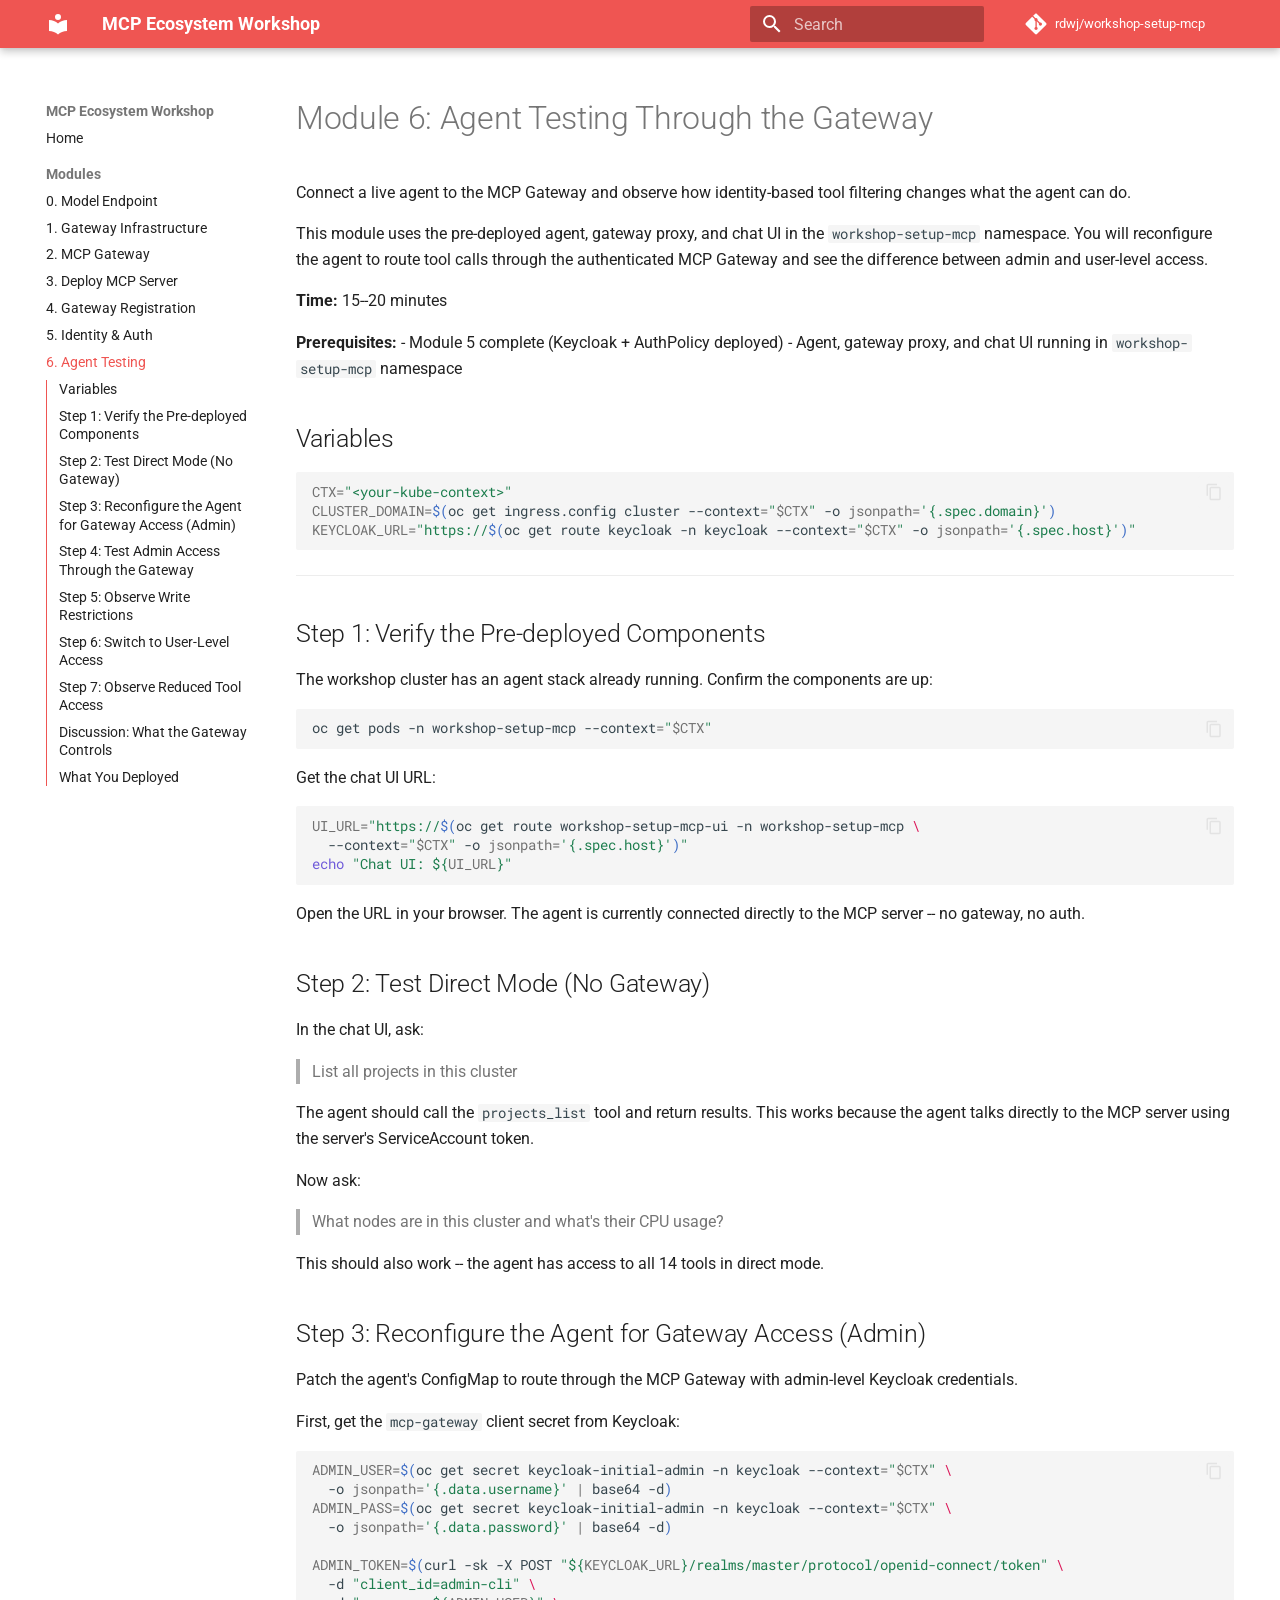
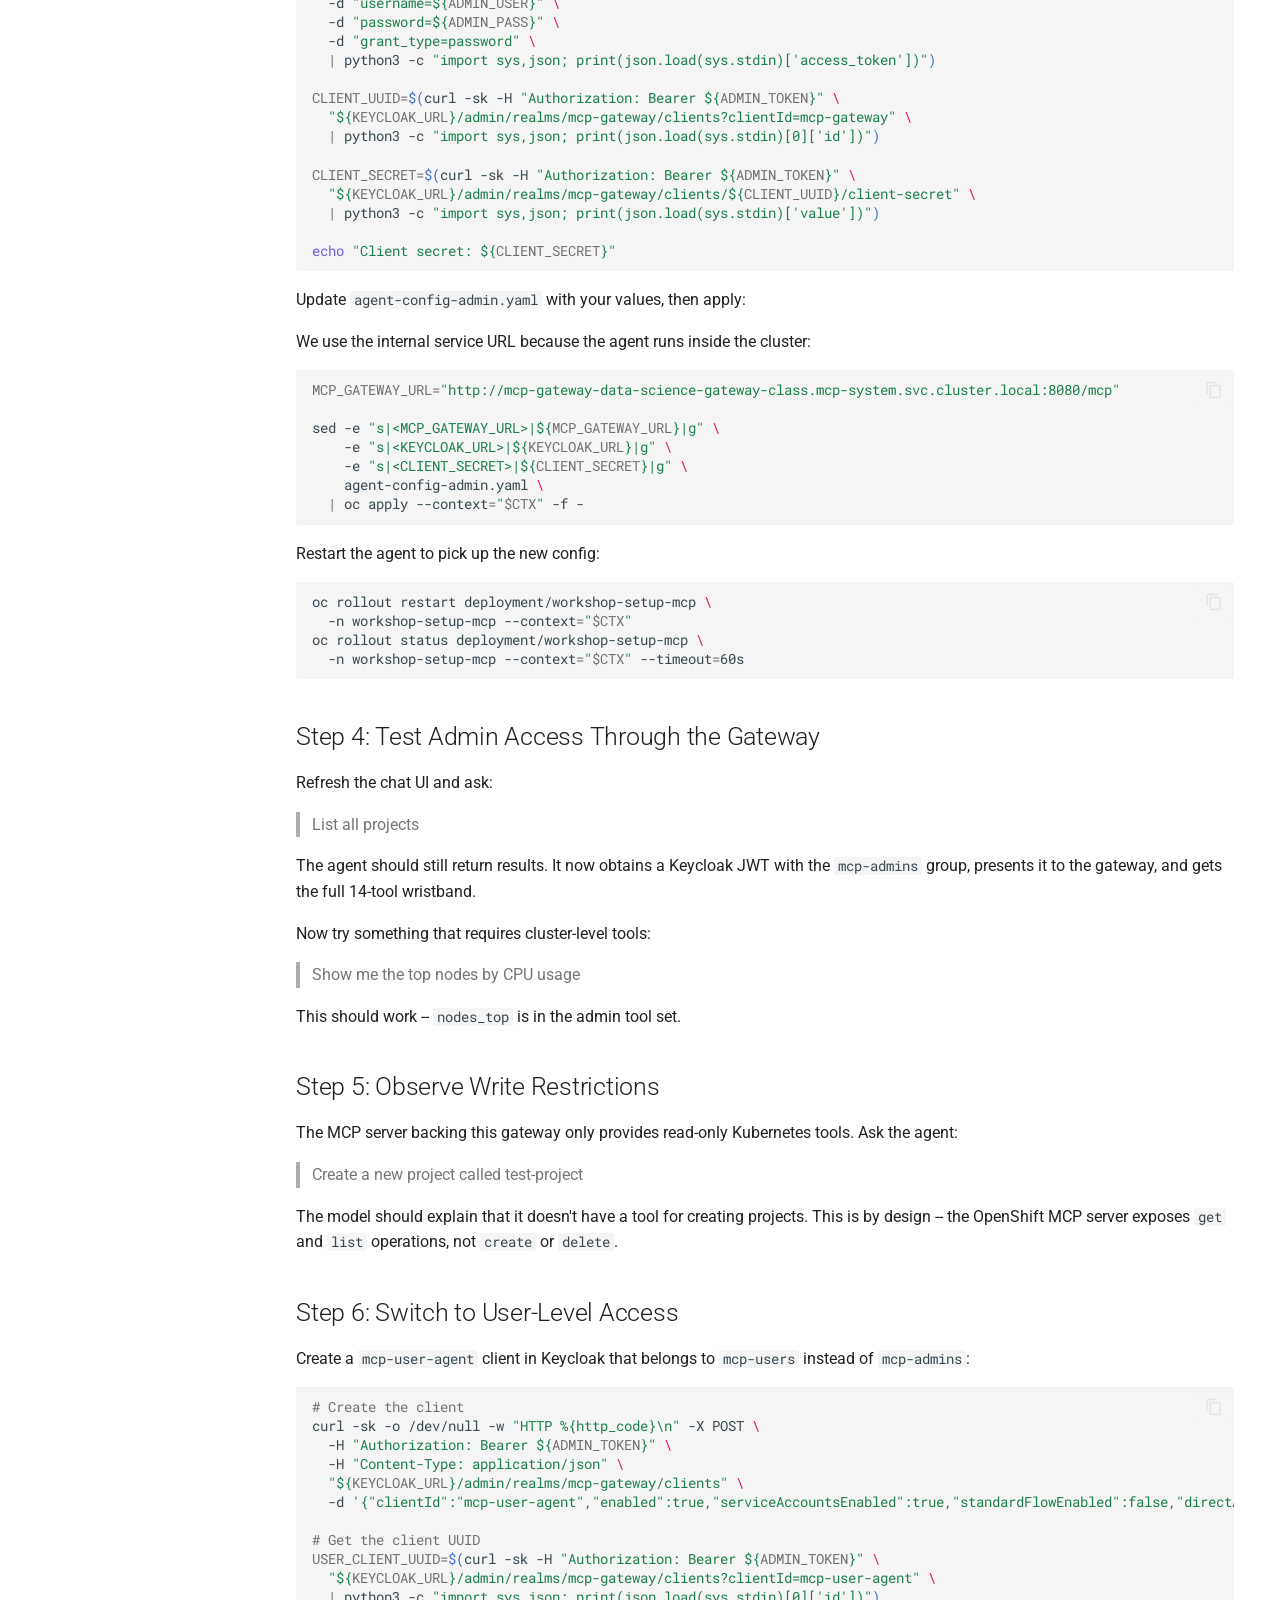
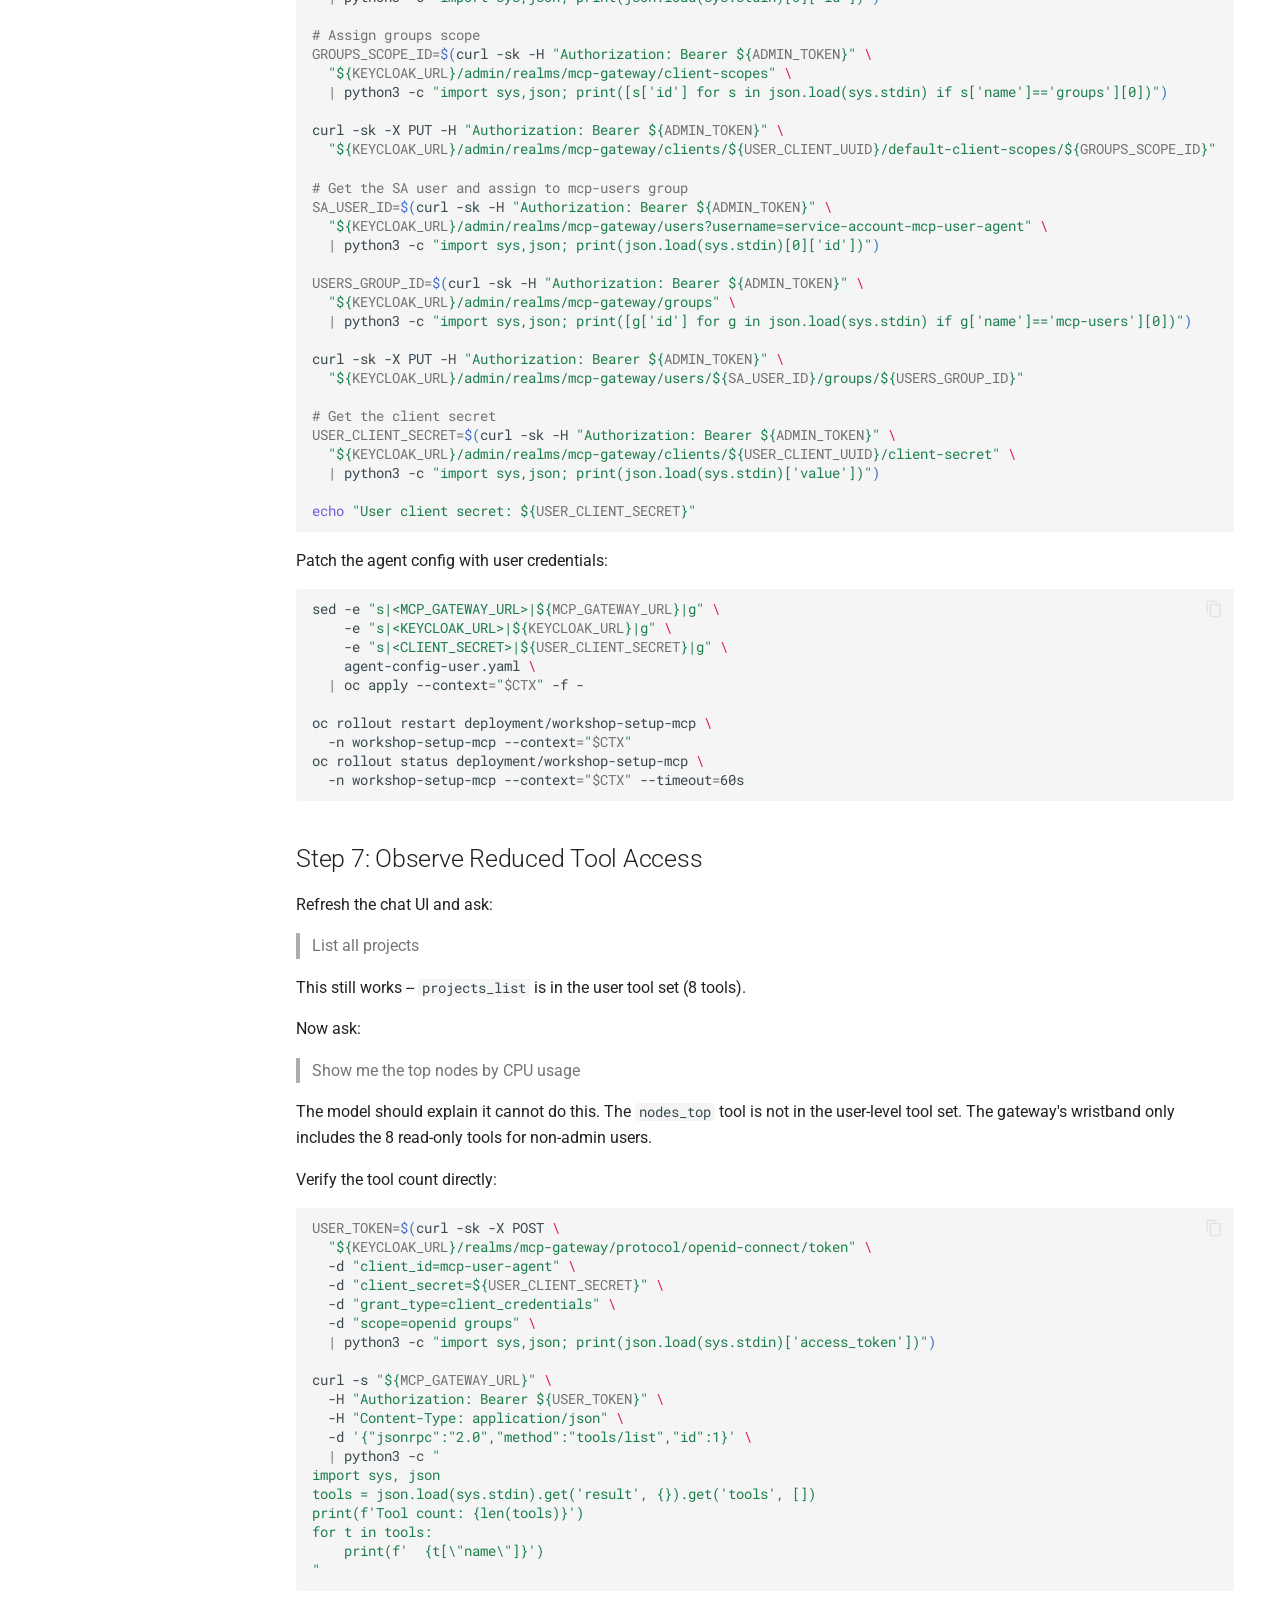
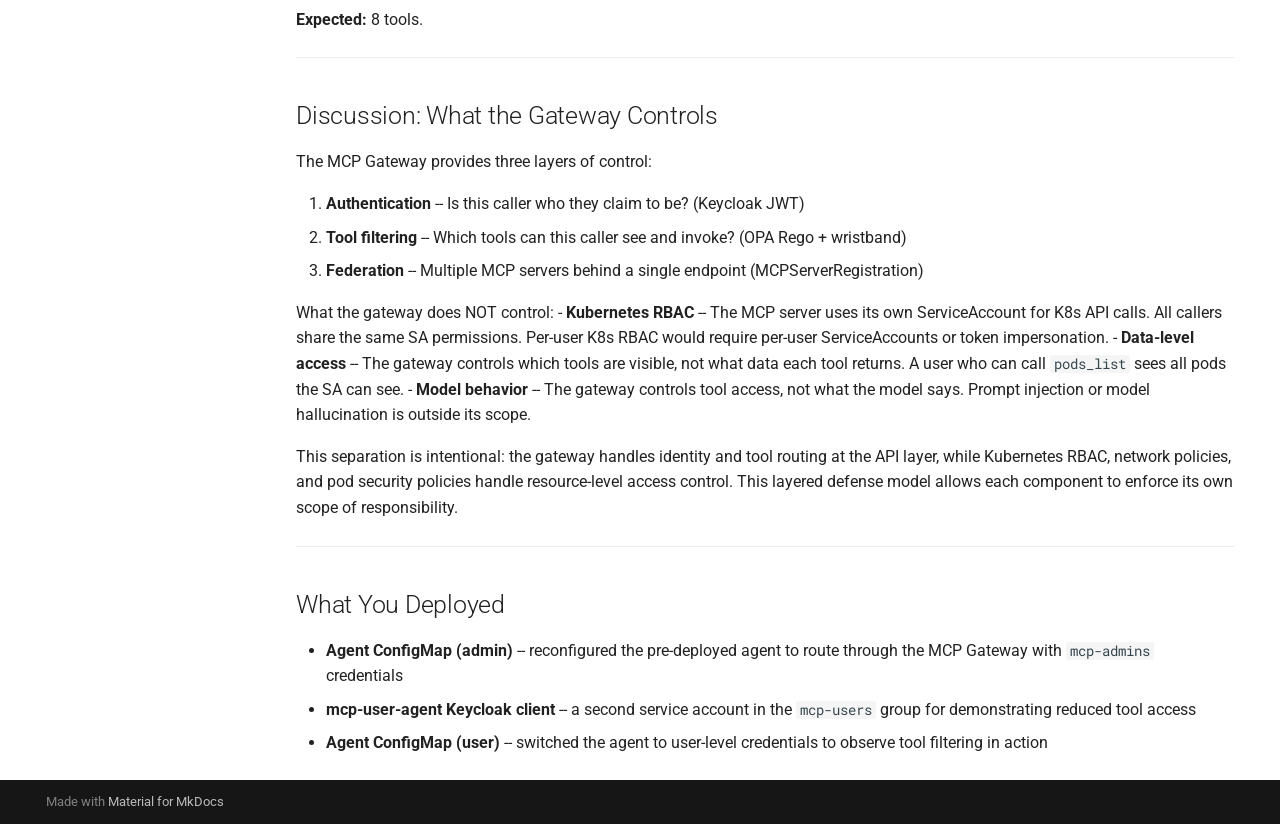
<file: 06-agent-test/index.html>
<!doctype html>
<html lang="en" class="no-js">
  <head>
    
      <meta charset="utf-8">
      <meta name="viewport" content="width=device-width,initial-scale=1">
      
        <meta name="description" content="Deploy and manage the MCP Ecosystem on Red Hat OpenShift AI">
      
      
      
      
        <link rel="prev" href="../05-identity-auth/">
      
      
      
        
      
      
      <link rel="icon" href="../assets/images/favicon.png">
      <meta name="generator" content="mkdocs-1.6.1, mkdocs-material-9.7.6">
    
    
      
        <title>6. Agent Testing - MCP Ecosystem Workshop</title>
      
    
    
      <link rel="stylesheet" href="../assets/stylesheets/main.484c7ddc.min.css">
      
        
        <link rel="stylesheet" href="../assets/stylesheets/palette.ab4e12ef.min.css">
      
      


    
    
      
    
    
      
        
        
        <link rel="preconnect" href="https://fonts.gstatic.com" crossorigin>
        <link rel="stylesheet" href="https://fonts.googleapis.com/css?family=Roboto:300,300i,400,400i,700,700i%7CRoboto+Mono:400,400i,700,700i&display=fallback">
        <style>:root{--md-text-font:"Roboto";--md-code-font:"Roboto Mono"}</style>
      
    
    
    <script>__md_scope=new URL("..",location),__md_hash=e=>[...e].reduce(((e,_)=>(e<<5)-e+_.charCodeAt(0)),0),__md_get=(e,_=localStorage,t=__md_scope)=>JSON.parse(_.getItem(t.pathname+"."+e)),__md_set=(e,_,t=localStorage,a=__md_scope)=>{try{t.setItem(a.pathname+"."+e,JSON.stringify(_))}catch(e){}}</script>
    
      

    
    
  </head>
  
  
    
    
    
    
    
    <body dir="ltr" data-md-color-scheme="default" data-md-color-primary="red" data-md-color-accent="red">
  
    
    <input class="md-toggle" data-md-toggle="drawer" type="checkbox" id="__drawer" autocomplete="off">
    <input class="md-toggle" data-md-toggle="search" type="checkbox" id="__search" autocomplete="off">
    <label class="md-overlay" for="__drawer"></label>
    <div data-md-component="skip">
      
        
        <a href="#module-6-agent-testing-through-the-gateway" class="md-skip">
          Skip to content
        </a>
      
    </div>
    <div data-md-component="announce">
      
    </div>
    
    
      

  

<header class="md-header md-header--shadow" data-md-component="header">
  <nav class="md-header__inner md-grid" aria-label="Header">
    <a href=".." title="MCP Ecosystem Workshop" class="md-header__button md-logo" aria-label="MCP Ecosystem Workshop" data-md-component="logo">
      
  
  <svg xmlns="http://www.w3.org/2000/svg" viewBox="0 0 24 24"><path d="M12 8a3 3 0 0 0 3-3 3 3 0 0 0-3-3 3 3 0 0 0-3 3 3 3 0 0 0 3 3m0 3.54C9.64 9.35 6.5 8 3 8v11c3.5 0 6.64 1.35 9 3.54 2.36-2.19 5.5-3.54 9-3.54V8c-3.5 0-6.64 1.35-9 3.54"/></svg>

    </a>
    <label class="md-header__button md-icon" for="__drawer">
      
      <svg xmlns="http://www.w3.org/2000/svg" viewBox="0 0 24 24"><path d="M3 6h18v2H3zm0 5h18v2H3zm0 5h18v2H3z"/></svg>
    </label>
    <div class="md-header__title" data-md-component="header-title">
      <div class="md-header__ellipsis">
        <div class="md-header__topic">
          <span class="md-ellipsis">
            MCP Ecosystem Workshop
          </span>
        </div>
        <div class="md-header__topic" data-md-component="header-topic">
          <span class="md-ellipsis">
            
              6. Agent Testing
            
          </span>
        </div>
      </div>
    </div>
    
      
    
    
    
    
      
      
        <label class="md-header__button md-icon" for="__search">
          
          <svg xmlns="http://www.w3.org/2000/svg" viewBox="0 0 24 24"><path d="M9.5 3A6.5 6.5 0 0 1 16 9.5c0 1.61-.59 3.09-1.56 4.23l.27.27h.79l5 5-1.5 1.5-5-5v-.79l-.27-.27A6.52 6.52 0 0 1 9.5 16 6.5 6.5 0 0 1 3 9.5 6.5 6.5 0 0 1 9.5 3m0 2C7 5 5 7 5 9.5S7 14 9.5 14 14 12 14 9.5 12 5 9.5 5"/></svg>
        </label>
        <div class="md-search" data-md-component="search" role="dialog">
  <label class="md-search__overlay" for="__search"></label>
  <div class="md-search__inner" role="search">
    <form class="md-search__form" name="search">
      <input type="text" class="md-search__input" name="query" aria-label="Search" placeholder="Search" autocapitalize="off" autocorrect="off" autocomplete="off" spellcheck="false" data-md-component="search-query" required>
      <label class="md-search__icon md-icon" for="__search">
        
        <svg xmlns="http://www.w3.org/2000/svg" viewBox="0 0 24 24"><path d="M9.5 3A6.5 6.5 0 0 1 16 9.5c0 1.61-.59 3.09-1.56 4.23l.27.27h.79l5 5-1.5 1.5-5-5v-.79l-.27-.27A6.52 6.52 0 0 1 9.5 16 6.5 6.5 0 0 1 3 9.5 6.5 6.5 0 0 1 9.5 3m0 2C7 5 5 7 5 9.5S7 14 9.5 14 14 12 14 9.5 12 5 9.5 5"/></svg>
        
        <svg xmlns="http://www.w3.org/2000/svg" viewBox="0 0 24 24"><path d="M20 11v2H8l5.5 5.5-1.42 1.42L4.16 12l7.92-7.92L13.5 5.5 8 11z"/></svg>
      </label>
      <nav class="md-search__options" aria-label="Search">
        
        <button type="reset" class="md-search__icon md-icon" title="Clear" aria-label="Clear" tabindex="-1">
          
          <svg xmlns="http://www.w3.org/2000/svg" viewBox="0 0 24 24"><path d="M19 6.41 17.59 5 12 10.59 6.41 5 5 6.41 10.59 12 5 17.59 6.41 19 12 13.41 17.59 19 19 17.59 13.41 12z"/></svg>
        </button>
      </nav>
      
    </form>
    <div class="md-search__output">
      <div class="md-search__scrollwrap" tabindex="0" data-md-scrollfix>
        <div class="md-search-result" data-md-component="search-result">
          <div class="md-search-result__meta">
            Initializing search
          </div>
          <ol class="md-search-result__list" role="presentation"></ol>
        </div>
      </div>
    </div>
  </div>
</div>
      
    
    
      <div class="md-header__source">
        <a href="https://github.com/rdwj/workshop-setup-mcp" title="Go to repository" class="md-source" data-md-component="source">
  <div class="md-source__icon md-icon">
    
    <svg xmlns="http://www.w3.org/2000/svg" viewBox="0 0 448 512"><!--! Font Awesome Free 7.1.0 by @fontawesome - https://fontawesome.com License - https://fontawesome.com/license/free (Icons: CC BY 4.0, Fonts: SIL OFL 1.1, Code: MIT License) Copyright 2025 Fonticons, Inc.--><path d="M439.6 236.1 244 40.5c-5.4-5.5-12.8-8.5-20.4-8.5s-15 3-20.4 8.4L162.5 81l51.5 51.5c27.1-9.1 52.7 16.8 43.4 43.7l49.7 49.7c34.2-11.8 61.2 31 35.5 56.7-26.5 26.5-70.2-2.9-56-37.3L240.3 199v121.9c25.3 12.5 22.3 41.8 9.1 55-6.4 6.4-15.2 10.1-24.3 10.1s-17.8-3.6-24.3-10.1c-17.6-17.6-11.1-46.9 11.2-56v-123c-20.8-8.5-24.6-30.7-18.6-45L142.6 101 8.5 235.1C3 240.6 0 247.9 0 255.5s3 15 8.5 20.4l195.6 195.7c5.4 5.4 12.7 8.4 20.4 8.4s15-3 20.4-8.4l194.7-194.7c5.4-5.4 8.4-12.8 8.4-20.4s-3-15-8.4-20.4"/></svg>
  </div>
  <div class="md-source__repository">
    rdwj/workshop-setup-mcp
  </div>
</a>
      </div>
    
  </nav>
  
</header>
    
    <div class="md-container" data-md-component="container">
      
      
        
          
        
      
      <main class="md-main" data-md-component="main">
        <div class="md-main__inner md-grid">
          
            
              
              <div class="md-sidebar md-sidebar--primary" data-md-component="sidebar" data-md-type="navigation" >
                <div class="md-sidebar__scrollwrap">
                  <div class="md-sidebar__inner">
                    



  

<nav class="md-nav md-nav--primary md-nav--integrated" aria-label="Navigation" data-md-level="0">
  <label class="md-nav__title" for="__drawer">
    <a href=".." title="MCP Ecosystem Workshop" class="md-nav__button md-logo" aria-label="MCP Ecosystem Workshop" data-md-component="logo">
      
  
  <svg xmlns="http://www.w3.org/2000/svg" viewBox="0 0 24 24"><path d="M12 8a3 3 0 0 0 3-3 3 3 0 0 0-3-3 3 3 0 0 0-3 3 3 3 0 0 0 3 3m0 3.54C9.64 9.35 6.5 8 3 8v11c3.5 0 6.64 1.35 9 3.54 2.36-2.19 5.5-3.54 9-3.54V8c-3.5 0-6.64 1.35-9 3.54"/></svg>

    </a>
    MCP Ecosystem Workshop
  </label>
  
    <div class="md-nav__source">
      <a href="https://github.com/rdwj/workshop-setup-mcp" title="Go to repository" class="md-source" data-md-component="source">
  <div class="md-source__icon md-icon">
    
    <svg xmlns="http://www.w3.org/2000/svg" viewBox="0 0 448 512"><!--! Font Awesome Free 7.1.0 by @fontawesome - https://fontawesome.com License - https://fontawesome.com/license/free (Icons: CC BY 4.0, Fonts: SIL OFL 1.1, Code: MIT License) Copyright 2025 Fonticons, Inc.--><path d="M439.6 236.1 244 40.5c-5.4-5.5-12.8-8.5-20.4-8.5s-15 3-20.4 8.4L162.5 81l51.5 51.5c27.1-9.1 52.7 16.8 43.4 43.7l49.7 49.7c34.2-11.8 61.2 31 35.5 56.7-26.5 26.5-70.2-2.9-56-37.3L240.3 199v121.9c25.3 12.5 22.3 41.8 9.1 55-6.4 6.4-15.2 10.1-24.3 10.1s-17.8-3.6-24.3-10.1c-17.6-17.6-11.1-46.9 11.2-56v-123c-20.8-8.5-24.6-30.7-18.6-45L142.6 101 8.5 235.1C3 240.6 0 247.9 0 255.5s3 15 8.5 20.4l195.6 195.7c5.4 5.4 12.7 8.4 20.4 8.4s15-3 20.4-8.4l194.7-194.7c5.4-5.4 8.4-12.8 8.4-20.4s-3-15-8.4-20.4"/></svg>
  </div>
  <div class="md-source__repository">
    rdwj/workshop-setup-mcp
  </div>
</a>
    </div>
  
  <ul class="md-nav__list" data-md-scrollfix>
    
      
      
  
  
  
  
    <li class="md-nav__item">
      <a href=".." class="md-nav__link">
        
  
  
  <span class="md-ellipsis">
    
  
    Home
  

    
  </span>
  
  

      </a>
    </li>
  

    
      
      
  
  
    
  
  
  
    
    
    
    
      
        
        
      
    
    
    <li class="md-nav__item md-nav__item--active md-nav__item--section md-nav__item--nested">
      
        
        
        <input class="md-nav__toggle md-toggle " type="checkbox" id="__nav_2" checked>
        
          
          <label class="md-nav__link" for="__nav_2" id="__nav_2_label" tabindex="">
            
  
  
  <span class="md-ellipsis">
    
  
    Modules
  

    
  </span>
  
  

            <span class="md-nav__icon md-icon"></span>
          </label>
        
        <nav class="md-nav" data-md-level="1" aria-labelledby="__nav_2_label" aria-expanded="true">
          <label class="md-nav__title" for="__nav_2">
            <span class="md-nav__icon md-icon"></span>
            
  
    Modules
  

          </label>
          <ul class="md-nav__list" data-md-scrollfix>
            
              
                
  
  
  
  
    <li class="md-nav__item">
      <a href="../00-model-endpoint/" class="md-nav__link">
        
  
  
  <span class="md-ellipsis">
    
  
    0. Model Endpoint
  

    
  </span>
  
  

      </a>
    </li>
  

              
            
              
                
  
  
  
  
    <li class="md-nav__item">
      <a href="../01-gateway-infrastructure/" class="md-nav__link">
        
  
  
  <span class="md-ellipsis">
    
  
    1. Gateway Infrastructure
  

    
  </span>
  
  

      </a>
    </li>
  

              
            
              
                
  
  
  
  
    <li class="md-nav__item">
      <a href="../02-mcp-gateway/" class="md-nav__link">
        
  
  
  <span class="md-ellipsis">
    
  
    2. MCP Gateway
  

    
  </span>
  
  

      </a>
    </li>
  

              
            
              
                
  
  
  
  
    <li class="md-nav__item">
      <a href="../03-mcp-server/" class="md-nav__link">
        
  
  
  <span class="md-ellipsis">
    
  
    3. Deploy MCP Server
  

    
  </span>
  
  

      </a>
    </li>
  

              
            
              
                
  
  
  
  
    <li class="md-nav__item">
      <a href="../04-gateway-registration/" class="md-nav__link">
        
  
  
  <span class="md-ellipsis">
    
  
    4. Gateway Registration
  

    
  </span>
  
  

      </a>
    </li>
  

              
            
              
                
  
  
  
  
    <li class="md-nav__item">
      <a href="../05-identity-auth/" class="md-nav__link">
        
  
  
  <span class="md-ellipsis">
    
  
    5. Identity & Auth
  

    
  </span>
  
  

      </a>
    </li>
  

              
            
              
                
  
  
    
  
  
  
    <li class="md-nav__item md-nav__item--active">
      
      <input class="md-nav__toggle md-toggle" type="checkbox" id="__toc">
      
      
        
      
      
        <label class="md-nav__link md-nav__link--active" for="__toc">
          
  
  
  <span class="md-ellipsis">
    
  
    6. Agent Testing
  

    
  </span>
  
  

          <span class="md-nav__icon md-icon"></span>
        </label>
      
      <a href="./" class="md-nav__link md-nav__link--active">
        
  
  
  <span class="md-ellipsis">
    
  
    6. Agent Testing
  

    
  </span>
  
  

      </a>
      
        

<nav class="md-nav md-nav--secondary" aria-label="Table of contents">
  
  
  
    
  
  
    <label class="md-nav__title" for="__toc">
      <span class="md-nav__icon md-icon"></span>
      Table of contents
    </label>
    <ul class="md-nav__list" data-md-component="toc" data-md-scrollfix>
      
        <li class="md-nav__item">
  <a href="#variables" class="md-nav__link">
    <span class="md-ellipsis">
      
        Variables
      
    </span>
  </a>
  
</li>
      
        <li class="md-nav__item">
  <a href="#step-1-verify-the-pre-deployed-components" class="md-nav__link">
    <span class="md-ellipsis">
      
        Step 1: Verify the Pre-deployed Components
      
    </span>
  </a>
  
</li>
      
        <li class="md-nav__item">
  <a href="#step-2-test-direct-mode-no-gateway" class="md-nav__link">
    <span class="md-ellipsis">
      
        Step 2: Test Direct Mode (No Gateway)
      
    </span>
  </a>
  
</li>
      
        <li class="md-nav__item">
  <a href="#step-3-reconfigure-the-agent-for-gateway-access-admin" class="md-nav__link">
    <span class="md-ellipsis">
      
        Step 3: Reconfigure the Agent for Gateway Access (Admin)
      
    </span>
  </a>
  
</li>
      
        <li class="md-nav__item">
  <a href="#step-4-test-admin-access-through-the-gateway" class="md-nav__link">
    <span class="md-ellipsis">
      
        Step 4: Test Admin Access Through the Gateway
      
    </span>
  </a>
  
</li>
      
        <li class="md-nav__item">
  <a href="#step-5-observe-write-restrictions" class="md-nav__link">
    <span class="md-ellipsis">
      
        Step 5: Observe Write Restrictions
      
    </span>
  </a>
  
</li>
      
        <li class="md-nav__item">
  <a href="#step-6-switch-to-user-level-access" class="md-nav__link">
    <span class="md-ellipsis">
      
        Step 6: Switch to User-Level Access
      
    </span>
  </a>
  
</li>
      
        <li class="md-nav__item">
  <a href="#step-7-observe-reduced-tool-access" class="md-nav__link">
    <span class="md-ellipsis">
      
        Step 7: Observe Reduced Tool Access
      
    </span>
  </a>
  
</li>
      
        <li class="md-nav__item">
  <a href="#discussion-what-the-gateway-controls" class="md-nav__link">
    <span class="md-ellipsis">
      
        Discussion: What the Gateway Controls
      
    </span>
  </a>
  
</li>
      
        <li class="md-nav__item">
  <a href="#what-you-deployed" class="md-nav__link">
    <span class="md-ellipsis">
      
        What You Deployed
      
    </span>
  </a>
  
</li>
      
    </ul>
  
</nav>
      
    </li>
  

              
            
          </ul>
        </nav>
      
    </li>
  

    
  </ul>
</nav>
                  </div>
                </div>
              </div>
            
            
          
          
            <div class="md-content" data-md-component="content">
              
              <article class="md-content__inner md-typeset">
                
                  


  
  


<h1 id="module-6-agent-testing-through-the-gateway">Module 6: Agent Testing Through the Gateway<a class="headerlink" href="#module-6-agent-testing-through-the-gateway" title="Permanent link">&para;</a></h1>
<p>Connect a live agent to the MCP Gateway and observe how identity-based tool
filtering changes what the agent can do.</p>
<p>This module uses the pre-deployed agent, gateway proxy, and chat UI in the
<code>workshop-setup-mcp</code> namespace. You will reconfigure the agent to route
tool calls through the authenticated MCP Gateway and see the difference
between admin and user-level access.</p>
<p><strong>Time:</strong> 15--20 minutes</p>
<p><strong>Prerequisites:</strong>
- Module 5 complete (Keycloak + AuthPolicy deployed)
- Agent, gateway proxy, and chat UI running in <code>workshop-setup-mcp</code> namespace</p>
<h2 id="variables">Variables<a class="headerlink" href="#variables" title="Permanent link">&para;</a></h2>
<div class="highlight"><pre><span></span><code><a id="__codelineno-0-1" name="__codelineno-0-1" href="#__codelineno-0-1"></a><span class="nv">CTX</span><span class="o">=</span><span class="s2">&quot;&lt;your-kube-context&gt;&quot;</span>
<a id="__codelineno-0-2" name="__codelineno-0-2" href="#__codelineno-0-2"></a><span class="nv">CLUSTER_DOMAIN</span><span class="o">=</span><span class="k">$(</span>oc<span class="w"> </span>get<span class="w"> </span>ingress.config<span class="w"> </span>cluster<span class="w"> </span>--context<span class="o">=</span><span class="s2">&quot;</span><span class="nv">$CTX</span><span class="s2">&quot;</span><span class="w"> </span>-o<span class="w"> </span><span class="nv">jsonpath</span><span class="o">=</span><span class="s1">&#39;{.spec.domain}&#39;</span><span class="k">)</span>
<a id="__codelineno-0-3" name="__codelineno-0-3" href="#__codelineno-0-3"></a><span class="nv">KEYCLOAK_URL</span><span class="o">=</span><span class="s2">&quot;https://</span><span class="k">$(</span>oc<span class="w"> </span>get<span class="w"> </span>route<span class="w"> </span>keycloak<span class="w"> </span>-n<span class="w"> </span>keycloak<span class="w"> </span>--context<span class="o">=</span><span class="s2">&quot;</span><span class="nv">$CTX</span><span class="s2">&quot;</span><span class="w"> </span>-o<span class="w"> </span><span class="nv">jsonpath</span><span class="o">=</span><span class="s1">&#39;{.spec.host}&#39;</span><span class="k">)</span><span class="s2">&quot;</span>
</code></pre></div>
<hr />
<h2 id="step-1-verify-the-pre-deployed-components">Step 1: Verify the Pre-deployed Components<a class="headerlink" href="#step-1-verify-the-pre-deployed-components" title="Permanent link">&para;</a></h2>
<p>The workshop cluster has an agent stack already running. Confirm the
components are up:</p>
<div class="highlight"><pre><span></span><code><a id="__codelineno-1-1" name="__codelineno-1-1" href="#__codelineno-1-1"></a>oc<span class="w"> </span>get<span class="w"> </span>pods<span class="w"> </span>-n<span class="w"> </span>workshop-setup-mcp<span class="w"> </span>--context<span class="o">=</span><span class="s2">&quot;</span><span class="nv">$CTX</span><span class="s2">&quot;</span>
</code></pre></div>
<p>Get the chat UI URL:</p>
<div class="highlight"><pre><span></span><code><a id="__codelineno-2-1" name="__codelineno-2-1" href="#__codelineno-2-1"></a><span class="nv">UI_URL</span><span class="o">=</span><span class="s2">&quot;https://</span><span class="k">$(</span>oc<span class="w"> </span>get<span class="w"> </span>route<span class="w"> </span>workshop-setup-mcp-ui<span class="w"> </span>-n<span class="w"> </span>workshop-setup-mcp<span class="w"> </span><span class="se">\</span>
<a id="__codelineno-2-2" name="__codelineno-2-2" href="#__codelineno-2-2"></a><span class="w">  </span>--context<span class="o">=</span><span class="s2">&quot;</span><span class="nv">$CTX</span><span class="s2">&quot;</span><span class="w"> </span>-o<span class="w"> </span><span class="nv">jsonpath</span><span class="o">=</span><span class="s1">&#39;{.spec.host}&#39;</span><span class="k">)</span><span class="s2">&quot;</span>
<a id="__codelineno-2-3" name="__codelineno-2-3" href="#__codelineno-2-3"></a><span class="nb">echo</span><span class="w"> </span><span class="s2">&quot;Chat UI: </span><span class="si">${</span><span class="nv">UI_URL</span><span class="si">}</span><span class="s2">&quot;</span>
</code></pre></div>
<p>Open the URL in your browser. The agent is currently connected directly to the
MCP server -- no gateway, no auth.</p>
<h2 id="step-2-test-direct-mode-no-gateway">Step 2: Test Direct Mode (No Gateway)<a class="headerlink" href="#step-2-test-direct-mode-no-gateway" title="Permanent link">&para;</a></h2>
<p>In the chat UI, ask:</p>
<blockquote>
<p>List all projects in this cluster</p>
</blockquote>
<p>The agent should call the <code>projects_list</code> tool and return results. This works
because the agent talks directly to the MCP server using the server's
ServiceAccount token.</p>
<p>Now ask:</p>
<blockquote>
<p>What nodes are in this cluster and what's their CPU usage?</p>
</blockquote>
<p>This should also work -- the agent has access to all 14 tools in direct mode.</p>
<h2 id="step-3-reconfigure-the-agent-for-gateway-access-admin">Step 3: Reconfigure the Agent for Gateway Access (Admin)<a class="headerlink" href="#step-3-reconfigure-the-agent-for-gateway-access-admin" title="Permanent link">&para;</a></h2>
<p>Patch the agent's ConfigMap to route through the MCP Gateway with admin-level
Keycloak credentials.</p>
<p>First, get the <code>mcp-gateway</code> client secret from Keycloak:</p>
<div class="highlight"><pre><span></span><code><a id="__codelineno-3-1" name="__codelineno-3-1" href="#__codelineno-3-1"></a><span class="nv">ADMIN_USER</span><span class="o">=</span><span class="k">$(</span>oc<span class="w"> </span>get<span class="w"> </span>secret<span class="w"> </span>keycloak-initial-admin<span class="w"> </span>-n<span class="w"> </span>keycloak<span class="w"> </span>--context<span class="o">=</span><span class="s2">&quot;</span><span class="nv">$CTX</span><span class="s2">&quot;</span><span class="w"> </span><span class="se">\</span>
<a id="__codelineno-3-2" name="__codelineno-3-2" href="#__codelineno-3-2"></a><span class="w">  </span>-o<span class="w"> </span><span class="nv">jsonpath</span><span class="o">=</span><span class="s1">&#39;{.data.username}&#39;</span><span class="w"> </span><span class="p">|</span><span class="w"> </span>base64<span class="w"> </span>-d<span class="k">)</span>
<a id="__codelineno-3-3" name="__codelineno-3-3" href="#__codelineno-3-3"></a><span class="nv">ADMIN_PASS</span><span class="o">=</span><span class="k">$(</span>oc<span class="w"> </span>get<span class="w"> </span>secret<span class="w"> </span>keycloak-initial-admin<span class="w"> </span>-n<span class="w"> </span>keycloak<span class="w"> </span>--context<span class="o">=</span><span class="s2">&quot;</span><span class="nv">$CTX</span><span class="s2">&quot;</span><span class="w"> </span><span class="se">\</span>
<a id="__codelineno-3-4" name="__codelineno-3-4" href="#__codelineno-3-4"></a><span class="w">  </span>-o<span class="w"> </span><span class="nv">jsonpath</span><span class="o">=</span><span class="s1">&#39;{.data.password}&#39;</span><span class="w"> </span><span class="p">|</span><span class="w"> </span>base64<span class="w"> </span>-d<span class="k">)</span>
<a id="__codelineno-3-5" name="__codelineno-3-5" href="#__codelineno-3-5"></a>
<a id="__codelineno-3-6" name="__codelineno-3-6" href="#__codelineno-3-6"></a><span class="nv">ADMIN_TOKEN</span><span class="o">=</span><span class="k">$(</span>curl<span class="w"> </span>-sk<span class="w"> </span>-X<span class="w"> </span>POST<span class="w"> </span><span class="s2">&quot;</span><span class="si">${</span><span class="nv">KEYCLOAK_URL</span><span class="si">}</span><span class="s2">/realms/master/protocol/openid-connect/token&quot;</span><span class="w"> </span><span class="se">\</span>
<a id="__codelineno-3-7" name="__codelineno-3-7" href="#__codelineno-3-7"></a><span class="w">  </span>-d<span class="w"> </span><span class="s2">&quot;client_id=admin-cli&quot;</span><span class="w"> </span><span class="se">\</span>
<a id="__codelineno-3-8" name="__codelineno-3-8" href="#__codelineno-3-8"></a><span class="w">  </span>-d<span class="w"> </span><span class="s2">&quot;username=</span><span class="si">${</span><span class="nv">ADMIN_USER</span><span class="si">}</span><span class="s2">&quot;</span><span class="w"> </span><span class="se">\</span>
<a id="__codelineno-3-9" name="__codelineno-3-9" href="#__codelineno-3-9"></a><span class="w">  </span>-d<span class="w"> </span><span class="s2">&quot;password=</span><span class="si">${</span><span class="nv">ADMIN_PASS</span><span class="si">}</span><span class="s2">&quot;</span><span class="w"> </span><span class="se">\</span>
<a id="__codelineno-3-10" name="__codelineno-3-10" href="#__codelineno-3-10"></a><span class="w">  </span>-d<span class="w"> </span><span class="s2">&quot;grant_type=password&quot;</span><span class="w"> </span><span class="se">\</span>
<a id="__codelineno-3-11" name="__codelineno-3-11" href="#__codelineno-3-11"></a><span class="w">  </span><span class="p">|</span><span class="w"> </span>python3<span class="w"> </span>-c<span class="w"> </span><span class="s2">&quot;import sys,json; print(json.load(sys.stdin)[&#39;access_token&#39;])&quot;</span><span class="k">)</span>
<a id="__codelineno-3-12" name="__codelineno-3-12" href="#__codelineno-3-12"></a>
<a id="__codelineno-3-13" name="__codelineno-3-13" href="#__codelineno-3-13"></a><span class="nv">CLIENT_UUID</span><span class="o">=</span><span class="k">$(</span>curl<span class="w"> </span>-sk<span class="w"> </span>-H<span class="w"> </span><span class="s2">&quot;Authorization: Bearer </span><span class="si">${</span><span class="nv">ADMIN_TOKEN</span><span class="si">}</span><span class="s2">&quot;</span><span class="w"> </span><span class="se">\</span>
<a id="__codelineno-3-14" name="__codelineno-3-14" href="#__codelineno-3-14"></a><span class="w">  </span><span class="s2">&quot;</span><span class="si">${</span><span class="nv">KEYCLOAK_URL</span><span class="si">}</span><span class="s2">/admin/realms/mcp-gateway/clients?clientId=mcp-gateway&quot;</span><span class="w"> </span><span class="se">\</span>
<a id="__codelineno-3-15" name="__codelineno-3-15" href="#__codelineno-3-15"></a><span class="w">  </span><span class="p">|</span><span class="w"> </span>python3<span class="w"> </span>-c<span class="w"> </span><span class="s2">&quot;import sys,json; print(json.load(sys.stdin)[0][&#39;id&#39;])&quot;</span><span class="k">)</span>
<a id="__codelineno-3-16" name="__codelineno-3-16" href="#__codelineno-3-16"></a>
<a id="__codelineno-3-17" name="__codelineno-3-17" href="#__codelineno-3-17"></a><span class="nv">CLIENT_SECRET</span><span class="o">=</span><span class="k">$(</span>curl<span class="w"> </span>-sk<span class="w"> </span>-H<span class="w"> </span><span class="s2">&quot;Authorization: Bearer </span><span class="si">${</span><span class="nv">ADMIN_TOKEN</span><span class="si">}</span><span class="s2">&quot;</span><span class="w"> </span><span class="se">\</span>
<a id="__codelineno-3-18" name="__codelineno-3-18" href="#__codelineno-3-18"></a><span class="w">  </span><span class="s2">&quot;</span><span class="si">${</span><span class="nv">KEYCLOAK_URL</span><span class="si">}</span><span class="s2">/admin/realms/mcp-gateway/clients/</span><span class="si">${</span><span class="nv">CLIENT_UUID</span><span class="si">}</span><span class="s2">/client-secret&quot;</span><span class="w"> </span><span class="se">\</span>
<a id="__codelineno-3-19" name="__codelineno-3-19" href="#__codelineno-3-19"></a><span class="w">  </span><span class="p">|</span><span class="w"> </span>python3<span class="w"> </span>-c<span class="w"> </span><span class="s2">&quot;import sys,json; print(json.load(sys.stdin)[&#39;value&#39;])&quot;</span><span class="k">)</span>
<a id="__codelineno-3-20" name="__codelineno-3-20" href="#__codelineno-3-20"></a>
<a id="__codelineno-3-21" name="__codelineno-3-21" href="#__codelineno-3-21"></a><span class="nb">echo</span><span class="w"> </span><span class="s2">&quot;Client secret: </span><span class="si">${</span><span class="nv">CLIENT_SECRET</span><span class="si">}</span><span class="s2">&quot;</span>
</code></pre></div>
<p>Update <code>agent-config-admin.yaml</code> with your values, then apply:</p>
<p>We use the internal service URL because the agent runs inside the cluster:</p>
<div class="highlight"><pre><span></span><code><a id="__codelineno-4-1" name="__codelineno-4-1" href="#__codelineno-4-1"></a><span class="nv">MCP_GATEWAY_URL</span><span class="o">=</span><span class="s2">&quot;http://mcp-gateway-data-science-gateway-class.mcp-system.svc.cluster.local:8080/mcp&quot;</span>
<a id="__codelineno-4-2" name="__codelineno-4-2" href="#__codelineno-4-2"></a>
<a id="__codelineno-4-3" name="__codelineno-4-3" href="#__codelineno-4-3"></a>sed<span class="w"> </span>-e<span class="w"> </span><span class="s2">&quot;s|&lt;MCP_GATEWAY_URL&gt;|</span><span class="si">${</span><span class="nv">MCP_GATEWAY_URL</span><span class="si">}</span><span class="s2">|g&quot;</span><span class="w"> </span><span class="se">\</span>
<a id="__codelineno-4-4" name="__codelineno-4-4" href="#__codelineno-4-4"></a><span class="w">    </span>-e<span class="w"> </span><span class="s2">&quot;s|&lt;KEYCLOAK_URL&gt;|</span><span class="si">${</span><span class="nv">KEYCLOAK_URL</span><span class="si">}</span><span class="s2">|g&quot;</span><span class="w"> </span><span class="se">\</span>
<a id="__codelineno-4-5" name="__codelineno-4-5" href="#__codelineno-4-5"></a><span class="w">    </span>-e<span class="w"> </span><span class="s2">&quot;s|&lt;CLIENT_SECRET&gt;|</span><span class="si">${</span><span class="nv">CLIENT_SECRET</span><span class="si">}</span><span class="s2">|g&quot;</span><span class="w"> </span><span class="se">\</span>
<a id="__codelineno-4-6" name="__codelineno-4-6" href="#__codelineno-4-6"></a><span class="w">    </span>agent-config-admin.yaml<span class="w"> </span><span class="se">\</span>
<a id="__codelineno-4-7" name="__codelineno-4-7" href="#__codelineno-4-7"></a><span class="w">  </span><span class="p">|</span><span class="w"> </span>oc<span class="w"> </span>apply<span class="w"> </span>--context<span class="o">=</span><span class="s2">&quot;</span><span class="nv">$CTX</span><span class="s2">&quot;</span><span class="w"> </span>-f<span class="w"> </span>-
</code></pre></div>
<p>Restart the agent to pick up the new config:</p>
<div class="highlight"><pre><span></span><code><a id="__codelineno-5-1" name="__codelineno-5-1" href="#__codelineno-5-1"></a>oc<span class="w"> </span>rollout<span class="w"> </span>restart<span class="w"> </span>deployment/workshop-setup-mcp<span class="w"> </span><span class="se">\</span>
<a id="__codelineno-5-2" name="__codelineno-5-2" href="#__codelineno-5-2"></a><span class="w">  </span>-n<span class="w"> </span>workshop-setup-mcp<span class="w"> </span>--context<span class="o">=</span><span class="s2">&quot;</span><span class="nv">$CTX</span><span class="s2">&quot;</span>
<a id="__codelineno-5-3" name="__codelineno-5-3" href="#__codelineno-5-3"></a>oc<span class="w"> </span>rollout<span class="w"> </span>status<span class="w"> </span>deployment/workshop-setup-mcp<span class="w"> </span><span class="se">\</span>
<a id="__codelineno-5-4" name="__codelineno-5-4" href="#__codelineno-5-4"></a><span class="w">  </span>-n<span class="w"> </span>workshop-setup-mcp<span class="w"> </span>--context<span class="o">=</span><span class="s2">&quot;</span><span class="nv">$CTX</span><span class="s2">&quot;</span><span class="w"> </span>--timeout<span class="o">=</span>60s
</code></pre></div>
<h2 id="step-4-test-admin-access-through-the-gateway">Step 4: Test Admin Access Through the Gateway<a class="headerlink" href="#step-4-test-admin-access-through-the-gateway" title="Permanent link">&para;</a></h2>
<p>Refresh the chat UI and ask:</p>
<blockquote>
<p>List all projects</p>
</blockquote>
<p>The agent should still return results. It now obtains a Keycloak JWT with the
<code>mcp-admins</code> group, presents it to the gateway, and gets the full 14-tool
wristband.</p>
<p>Now try something that requires cluster-level tools:</p>
<blockquote>
<p>Show me the top nodes by CPU usage</p>
</blockquote>
<p>This should work -- <code>nodes_top</code> is in the admin tool set.</p>
<h2 id="step-5-observe-write-restrictions">Step 5: Observe Write Restrictions<a class="headerlink" href="#step-5-observe-write-restrictions" title="Permanent link">&para;</a></h2>
<p>The MCP server backing this gateway only provides read-only Kubernetes tools.
Ask the agent:</p>
<blockquote>
<p>Create a new project called test-project</p>
</blockquote>
<p>The model should explain that it doesn't have a tool for creating projects.
This is by design -- the OpenShift MCP server exposes <code>get</code> and <code>list</code>
operations, not <code>create</code> or <code>delete</code>.</p>
<h2 id="step-6-switch-to-user-level-access">Step 6: Switch to User-Level Access<a class="headerlink" href="#step-6-switch-to-user-level-access" title="Permanent link">&para;</a></h2>
<p>Create a <code>mcp-user-agent</code> client in Keycloak that belongs to <code>mcp-users</code>
instead of <code>mcp-admins</code>:</p>
<div class="highlight"><pre><span></span><code><a id="__codelineno-6-1" name="__codelineno-6-1" href="#__codelineno-6-1"></a><span class="c1"># Create the client</span>
<a id="__codelineno-6-2" name="__codelineno-6-2" href="#__codelineno-6-2"></a>curl<span class="w"> </span>-sk<span class="w"> </span>-o<span class="w"> </span>/dev/null<span class="w"> </span>-w<span class="w"> </span><span class="s2">&quot;HTTP %{http_code}\n&quot;</span><span class="w"> </span>-X<span class="w"> </span>POST<span class="w"> </span><span class="se">\</span>
<a id="__codelineno-6-3" name="__codelineno-6-3" href="#__codelineno-6-3"></a><span class="w">  </span>-H<span class="w"> </span><span class="s2">&quot;Authorization: Bearer </span><span class="si">${</span><span class="nv">ADMIN_TOKEN</span><span class="si">}</span><span class="s2">&quot;</span><span class="w"> </span><span class="se">\</span>
<a id="__codelineno-6-4" name="__codelineno-6-4" href="#__codelineno-6-4"></a><span class="w">  </span>-H<span class="w"> </span><span class="s2">&quot;Content-Type: application/json&quot;</span><span class="w"> </span><span class="se">\</span>
<a id="__codelineno-6-5" name="__codelineno-6-5" href="#__codelineno-6-5"></a><span class="w">  </span><span class="s2">&quot;</span><span class="si">${</span><span class="nv">KEYCLOAK_URL</span><span class="si">}</span><span class="s2">/admin/realms/mcp-gateway/clients&quot;</span><span class="w"> </span><span class="se">\</span>
<a id="__codelineno-6-6" name="__codelineno-6-6" href="#__codelineno-6-6"></a><span class="w">  </span>-d<span class="w"> </span><span class="s1">&#39;{&quot;clientId&quot;:&quot;mcp-user-agent&quot;,&quot;enabled&quot;:true,&quot;serviceAccountsEnabled&quot;:true,&quot;standardFlowEnabled&quot;:false,&quot;directAccessGrantsEnabled&quot;:false}&#39;</span>
<a id="__codelineno-6-7" name="__codelineno-6-7" href="#__codelineno-6-7"></a>
<a id="__codelineno-6-8" name="__codelineno-6-8" href="#__codelineno-6-8"></a><span class="c1"># Get the client UUID</span>
<a id="__codelineno-6-9" name="__codelineno-6-9" href="#__codelineno-6-9"></a><span class="nv">USER_CLIENT_UUID</span><span class="o">=</span><span class="k">$(</span>curl<span class="w"> </span>-sk<span class="w"> </span>-H<span class="w"> </span><span class="s2">&quot;Authorization: Bearer </span><span class="si">${</span><span class="nv">ADMIN_TOKEN</span><span class="si">}</span><span class="s2">&quot;</span><span class="w"> </span><span class="se">\</span>
<a id="__codelineno-6-10" name="__codelineno-6-10" href="#__codelineno-6-10"></a><span class="w">  </span><span class="s2">&quot;</span><span class="si">${</span><span class="nv">KEYCLOAK_URL</span><span class="si">}</span><span class="s2">/admin/realms/mcp-gateway/clients?clientId=mcp-user-agent&quot;</span><span class="w"> </span><span class="se">\</span>
<a id="__codelineno-6-11" name="__codelineno-6-11" href="#__codelineno-6-11"></a><span class="w">  </span><span class="p">|</span><span class="w"> </span>python3<span class="w"> </span>-c<span class="w"> </span><span class="s2">&quot;import sys,json; print(json.load(sys.stdin)[0][&#39;id&#39;])&quot;</span><span class="k">)</span>
<a id="__codelineno-6-12" name="__codelineno-6-12" href="#__codelineno-6-12"></a>
<a id="__codelineno-6-13" name="__codelineno-6-13" href="#__codelineno-6-13"></a><span class="c1"># Assign groups scope</span>
<a id="__codelineno-6-14" name="__codelineno-6-14" href="#__codelineno-6-14"></a><span class="nv">GROUPS_SCOPE_ID</span><span class="o">=</span><span class="k">$(</span>curl<span class="w"> </span>-sk<span class="w"> </span>-H<span class="w"> </span><span class="s2">&quot;Authorization: Bearer </span><span class="si">${</span><span class="nv">ADMIN_TOKEN</span><span class="si">}</span><span class="s2">&quot;</span><span class="w"> </span><span class="se">\</span>
<a id="__codelineno-6-15" name="__codelineno-6-15" href="#__codelineno-6-15"></a><span class="w">  </span><span class="s2">&quot;</span><span class="si">${</span><span class="nv">KEYCLOAK_URL</span><span class="si">}</span><span class="s2">/admin/realms/mcp-gateway/client-scopes&quot;</span><span class="w"> </span><span class="se">\</span>
<a id="__codelineno-6-16" name="__codelineno-6-16" href="#__codelineno-6-16"></a><span class="w">  </span><span class="p">|</span><span class="w"> </span>python3<span class="w"> </span>-c<span class="w"> </span><span class="s2">&quot;import sys,json; print([s[&#39;id&#39;] for s in json.load(sys.stdin) if s[&#39;name&#39;]==&#39;groups&#39;][0])&quot;</span><span class="k">)</span>
<a id="__codelineno-6-17" name="__codelineno-6-17" href="#__codelineno-6-17"></a>
<a id="__codelineno-6-18" name="__codelineno-6-18" href="#__codelineno-6-18"></a>curl<span class="w"> </span>-sk<span class="w"> </span>-X<span class="w"> </span>PUT<span class="w"> </span>-H<span class="w"> </span><span class="s2">&quot;Authorization: Bearer </span><span class="si">${</span><span class="nv">ADMIN_TOKEN</span><span class="si">}</span><span class="s2">&quot;</span><span class="w"> </span><span class="se">\</span>
<a id="__codelineno-6-19" name="__codelineno-6-19" href="#__codelineno-6-19"></a><span class="w">  </span><span class="s2">&quot;</span><span class="si">${</span><span class="nv">KEYCLOAK_URL</span><span class="si">}</span><span class="s2">/admin/realms/mcp-gateway/clients/</span><span class="si">${</span><span class="nv">USER_CLIENT_UUID</span><span class="si">}</span><span class="s2">/default-client-scopes/</span><span class="si">${</span><span class="nv">GROUPS_SCOPE_ID</span><span class="si">}</span><span class="s2">&quot;</span>
<a id="__codelineno-6-20" name="__codelineno-6-20" href="#__codelineno-6-20"></a>
<a id="__codelineno-6-21" name="__codelineno-6-21" href="#__codelineno-6-21"></a><span class="c1"># Get the SA user and assign to mcp-users group</span>
<a id="__codelineno-6-22" name="__codelineno-6-22" href="#__codelineno-6-22"></a><span class="nv">SA_USER_ID</span><span class="o">=</span><span class="k">$(</span>curl<span class="w"> </span>-sk<span class="w"> </span>-H<span class="w"> </span><span class="s2">&quot;Authorization: Bearer </span><span class="si">${</span><span class="nv">ADMIN_TOKEN</span><span class="si">}</span><span class="s2">&quot;</span><span class="w"> </span><span class="se">\</span>
<a id="__codelineno-6-23" name="__codelineno-6-23" href="#__codelineno-6-23"></a><span class="w">  </span><span class="s2">&quot;</span><span class="si">${</span><span class="nv">KEYCLOAK_URL</span><span class="si">}</span><span class="s2">/admin/realms/mcp-gateway/users?username=service-account-mcp-user-agent&quot;</span><span class="w"> </span><span class="se">\</span>
<a id="__codelineno-6-24" name="__codelineno-6-24" href="#__codelineno-6-24"></a><span class="w">  </span><span class="p">|</span><span class="w"> </span>python3<span class="w"> </span>-c<span class="w"> </span><span class="s2">&quot;import sys,json; print(json.load(sys.stdin)[0][&#39;id&#39;])&quot;</span><span class="k">)</span>
<a id="__codelineno-6-25" name="__codelineno-6-25" href="#__codelineno-6-25"></a>
<a id="__codelineno-6-26" name="__codelineno-6-26" href="#__codelineno-6-26"></a><span class="nv">USERS_GROUP_ID</span><span class="o">=</span><span class="k">$(</span>curl<span class="w"> </span>-sk<span class="w"> </span>-H<span class="w"> </span><span class="s2">&quot;Authorization: Bearer </span><span class="si">${</span><span class="nv">ADMIN_TOKEN</span><span class="si">}</span><span class="s2">&quot;</span><span class="w"> </span><span class="se">\</span>
<a id="__codelineno-6-27" name="__codelineno-6-27" href="#__codelineno-6-27"></a><span class="w">  </span><span class="s2">&quot;</span><span class="si">${</span><span class="nv">KEYCLOAK_URL</span><span class="si">}</span><span class="s2">/admin/realms/mcp-gateway/groups&quot;</span><span class="w"> </span><span class="se">\</span>
<a id="__codelineno-6-28" name="__codelineno-6-28" href="#__codelineno-6-28"></a><span class="w">  </span><span class="p">|</span><span class="w"> </span>python3<span class="w"> </span>-c<span class="w"> </span><span class="s2">&quot;import sys,json; print([g[&#39;id&#39;] for g in json.load(sys.stdin) if g[&#39;name&#39;]==&#39;mcp-users&#39;][0])&quot;</span><span class="k">)</span>
<a id="__codelineno-6-29" name="__codelineno-6-29" href="#__codelineno-6-29"></a>
<a id="__codelineno-6-30" name="__codelineno-6-30" href="#__codelineno-6-30"></a>curl<span class="w"> </span>-sk<span class="w"> </span>-X<span class="w"> </span>PUT<span class="w"> </span>-H<span class="w"> </span><span class="s2">&quot;Authorization: Bearer </span><span class="si">${</span><span class="nv">ADMIN_TOKEN</span><span class="si">}</span><span class="s2">&quot;</span><span class="w"> </span><span class="se">\</span>
<a id="__codelineno-6-31" name="__codelineno-6-31" href="#__codelineno-6-31"></a><span class="w">  </span><span class="s2">&quot;</span><span class="si">${</span><span class="nv">KEYCLOAK_URL</span><span class="si">}</span><span class="s2">/admin/realms/mcp-gateway/users/</span><span class="si">${</span><span class="nv">SA_USER_ID</span><span class="si">}</span><span class="s2">/groups/</span><span class="si">${</span><span class="nv">USERS_GROUP_ID</span><span class="si">}</span><span class="s2">&quot;</span>
<a id="__codelineno-6-32" name="__codelineno-6-32" href="#__codelineno-6-32"></a>
<a id="__codelineno-6-33" name="__codelineno-6-33" href="#__codelineno-6-33"></a><span class="c1"># Get the client secret</span>
<a id="__codelineno-6-34" name="__codelineno-6-34" href="#__codelineno-6-34"></a><span class="nv">USER_CLIENT_SECRET</span><span class="o">=</span><span class="k">$(</span>curl<span class="w"> </span>-sk<span class="w"> </span>-H<span class="w"> </span><span class="s2">&quot;Authorization: Bearer </span><span class="si">${</span><span class="nv">ADMIN_TOKEN</span><span class="si">}</span><span class="s2">&quot;</span><span class="w"> </span><span class="se">\</span>
<a id="__codelineno-6-35" name="__codelineno-6-35" href="#__codelineno-6-35"></a><span class="w">  </span><span class="s2">&quot;</span><span class="si">${</span><span class="nv">KEYCLOAK_URL</span><span class="si">}</span><span class="s2">/admin/realms/mcp-gateway/clients/</span><span class="si">${</span><span class="nv">USER_CLIENT_UUID</span><span class="si">}</span><span class="s2">/client-secret&quot;</span><span class="w"> </span><span class="se">\</span>
<a id="__codelineno-6-36" name="__codelineno-6-36" href="#__codelineno-6-36"></a><span class="w">  </span><span class="p">|</span><span class="w"> </span>python3<span class="w"> </span>-c<span class="w"> </span><span class="s2">&quot;import sys,json; print(json.load(sys.stdin)[&#39;value&#39;])&quot;</span><span class="k">)</span>
<a id="__codelineno-6-37" name="__codelineno-6-37" href="#__codelineno-6-37"></a>
<a id="__codelineno-6-38" name="__codelineno-6-38" href="#__codelineno-6-38"></a><span class="nb">echo</span><span class="w"> </span><span class="s2">&quot;User client secret: </span><span class="si">${</span><span class="nv">USER_CLIENT_SECRET</span><span class="si">}</span><span class="s2">&quot;</span>
</code></pre></div>
<p>Patch the agent config with user credentials:</p>
<div class="highlight"><pre><span></span><code><a id="__codelineno-7-1" name="__codelineno-7-1" href="#__codelineno-7-1"></a>sed<span class="w"> </span>-e<span class="w"> </span><span class="s2">&quot;s|&lt;MCP_GATEWAY_URL&gt;|</span><span class="si">${</span><span class="nv">MCP_GATEWAY_URL</span><span class="si">}</span><span class="s2">|g&quot;</span><span class="w"> </span><span class="se">\</span>
<a id="__codelineno-7-2" name="__codelineno-7-2" href="#__codelineno-7-2"></a><span class="w">    </span>-e<span class="w"> </span><span class="s2">&quot;s|&lt;KEYCLOAK_URL&gt;|</span><span class="si">${</span><span class="nv">KEYCLOAK_URL</span><span class="si">}</span><span class="s2">|g&quot;</span><span class="w"> </span><span class="se">\</span>
<a id="__codelineno-7-3" name="__codelineno-7-3" href="#__codelineno-7-3"></a><span class="w">    </span>-e<span class="w"> </span><span class="s2">&quot;s|&lt;CLIENT_SECRET&gt;|</span><span class="si">${</span><span class="nv">USER_CLIENT_SECRET</span><span class="si">}</span><span class="s2">|g&quot;</span><span class="w"> </span><span class="se">\</span>
<a id="__codelineno-7-4" name="__codelineno-7-4" href="#__codelineno-7-4"></a><span class="w">    </span>agent-config-user.yaml<span class="w"> </span><span class="se">\</span>
<a id="__codelineno-7-5" name="__codelineno-7-5" href="#__codelineno-7-5"></a><span class="w">  </span><span class="p">|</span><span class="w"> </span>oc<span class="w"> </span>apply<span class="w"> </span>--context<span class="o">=</span><span class="s2">&quot;</span><span class="nv">$CTX</span><span class="s2">&quot;</span><span class="w"> </span>-f<span class="w"> </span>-
<a id="__codelineno-7-6" name="__codelineno-7-6" href="#__codelineno-7-6"></a>
<a id="__codelineno-7-7" name="__codelineno-7-7" href="#__codelineno-7-7"></a>oc<span class="w"> </span>rollout<span class="w"> </span>restart<span class="w"> </span>deployment/workshop-setup-mcp<span class="w"> </span><span class="se">\</span>
<a id="__codelineno-7-8" name="__codelineno-7-8" href="#__codelineno-7-8"></a><span class="w">  </span>-n<span class="w"> </span>workshop-setup-mcp<span class="w"> </span>--context<span class="o">=</span><span class="s2">&quot;</span><span class="nv">$CTX</span><span class="s2">&quot;</span>
<a id="__codelineno-7-9" name="__codelineno-7-9" href="#__codelineno-7-9"></a>oc<span class="w"> </span>rollout<span class="w"> </span>status<span class="w"> </span>deployment/workshop-setup-mcp<span class="w"> </span><span class="se">\</span>
<a id="__codelineno-7-10" name="__codelineno-7-10" href="#__codelineno-7-10"></a><span class="w">  </span>-n<span class="w"> </span>workshop-setup-mcp<span class="w"> </span>--context<span class="o">=</span><span class="s2">&quot;</span><span class="nv">$CTX</span><span class="s2">&quot;</span><span class="w"> </span>--timeout<span class="o">=</span>60s
</code></pre></div>
<h2 id="step-7-observe-reduced-tool-access">Step 7: Observe Reduced Tool Access<a class="headerlink" href="#step-7-observe-reduced-tool-access" title="Permanent link">&para;</a></h2>
<p>Refresh the chat UI and ask:</p>
<blockquote>
<p>List all projects</p>
</blockquote>
<p>This still works -- <code>projects_list</code> is in the user tool set (8 tools).</p>
<p>Now ask:</p>
<blockquote>
<p>Show me the top nodes by CPU usage</p>
</blockquote>
<p>The model should explain it cannot do this. The <code>nodes_top</code> tool is not in the
user-level tool set. The gateway's wristband only includes the 8 read-only
tools for non-admin users.</p>
<p>Verify the tool count directly:</p>
<div class="highlight"><pre><span></span><code><a id="__codelineno-8-1" name="__codelineno-8-1" href="#__codelineno-8-1"></a><span class="nv">USER_TOKEN</span><span class="o">=</span><span class="k">$(</span>curl<span class="w"> </span>-sk<span class="w"> </span>-X<span class="w"> </span>POST<span class="w"> </span><span class="se">\</span>
<a id="__codelineno-8-2" name="__codelineno-8-2" href="#__codelineno-8-2"></a><span class="w">  </span><span class="s2">&quot;</span><span class="si">${</span><span class="nv">KEYCLOAK_URL</span><span class="si">}</span><span class="s2">/realms/mcp-gateway/protocol/openid-connect/token&quot;</span><span class="w"> </span><span class="se">\</span>
<a id="__codelineno-8-3" name="__codelineno-8-3" href="#__codelineno-8-3"></a><span class="w">  </span>-d<span class="w"> </span><span class="s2">&quot;client_id=mcp-user-agent&quot;</span><span class="w"> </span><span class="se">\</span>
<a id="__codelineno-8-4" name="__codelineno-8-4" href="#__codelineno-8-4"></a><span class="w">  </span>-d<span class="w"> </span><span class="s2">&quot;client_secret=</span><span class="si">${</span><span class="nv">USER_CLIENT_SECRET</span><span class="si">}</span><span class="s2">&quot;</span><span class="w"> </span><span class="se">\</span>
<a id="__codelineno-8-5" name="__codelineno-8-5" href="#__codelineno-8-5"></a><span class="w">  </span>-d<span class="w"> </span><span class="s2">&quot;grant_type=client_credentials&quot;</span><span class="w"> </span><span class="se">\</span>
<a id="__codelineno-8-6" name="__codelineno-8-6" href="#__codelineno-8-6"></a><span class="w">  </span>-d<span class="w"> </span><span class="s2">&quot;scope=openid groups&quot;</span><span class="w"> </span><span class="se">\</span>
<a id="__codelineno-8-7" name="__codelineno-8-7" href="#__codelineno-8-7"></a><span class="w">  </span><span class="p">|</span><span class="w"> </span>python3<span class="w"> </span>-c<span class="w"> </span><span class="s2">&quot;import sys,json; print(json.load(sys.stdin)[&#39;access_token&#39;])&quot;</span><span class="k">)</span>
<a id="__codelineno-8-8" name="__codelineno-8-8" href="#__codelineno-8-8"></a>
<a id="__codelineno-8-9" name="__codelineno-8-9" href="#__codelineno-8-9"></a>curl<span class="w"> </span>-s<span class="w"> </span><span class="s2">&quot;</span><span class="si">${</span><span class="nv">MCP_GATEWAY_URL</span><span class="si">}</span><span class="s2">&quot;</span><span class="w"> </span><span class="se">\</span>
<a id="__codelineno-8-10" name="__codelineno-8-10" href="#__codelineno-8-10"></a><span class="w">  </span>-H<span class="w"> </span><span class="s2">&quot;Authorization: Bearer </span><span class="si">${</span><span class="nv">USER_TOKEN</span><span class="si">}</span><span class="s2">&quot;</span><span class="w"> </span><span class="se">\</span>
<a id="__codelineno-8-11" name="__codelineno-8-11" href="#__codelineno-8-11"></a><span class="w">  </span>-H<span class="w"> </span><span class="s2">&quot;Content-Type: application/json&quot;</span><span class="w"> </span><span class="se">\</span>
<a id="__codelineno-8-12" name="__codelineno-8-12" href="#__codelineno-8-12"></a><span class="w">  </span>-d<span class="w"> </span><span class="s1">&#39;{&quot;jsonrpc&quot;:&quot;2.0&quot;,&quot;method&quot;:&quot;tools/list&quot;,&quot;id&quot;:1}&#39;</span><span class="w"> </span><span class="se">\</span>
<a id="__codelineno-8-13" name="__codelineno-8-13" href="#__codelineno-8-13"></a><span class="w">  </span><span class="p">|</span><span class="w"> </span>python3<span class="w"> </span>-c<span class="w"> </span><span class="s2">&quot;</span>
<a id="__codelineno-8-14" name="__codelineno-8-14" href="#__codelineno-8-14"></a><span class="s2">import sys, json</span>
<a id="__codelineno-8-15" name="__codelineno-8-15" href="#__codelineno-8-15"></a><span class="s2">tools = json.load(sys.stdin).get(&#39;result&#39;, {}).get(&#39;tools&#39;, [])</span>
<a id="__codelineno-8-16" name="__codelineno-8-16" href="#__codelineno-8-16"></a><span class="s2">print(f&#39;Tool count: {len(tools)}&#39;)</span>
<a id="__codelineno-8-17" name="__codelineno-8-17" href="#__codelineno-8-17"></a><span class="s2">for t in tools:</span>
<a id="__codelineno-8-18" name="__codelineno-8-18" href="#__codelineno-8-18"></a><span class="s2">    print(f&#39;  {t[\&quot;name\&quot;]}&#39;)</span>
<a id="__codelineno-8-19" name="__codelineno-8-19" href="#__codelineno-8-19"></a><span class="s2">&quot;</span>
</code></pre></div>
<p><strong>Expected:</strong> 8 tools.</p>
<hr />
<h2 id="discussion-what-the-gateway-controls">Discussion: What the Gateway Controls<a class="headerlink" href="#discussion-what-the-gateway-controls" title="Permanent link">&para;</a></h2>
<p>The MCP Gateway provides three layers of control:</p>
<ol>
<li><strong>Authentication</strong> -- Is this caller who they claim to be? (Keycloak JWT)</li>
<li><strong>Tool filtering</strong> -- Which tools can this caller see and invoke? (OPA Rego + wristband)</li>
<li><strong>Federation</strong> -- Multiple MCP servers behind a single endpoint (MCPServerRegistration)</li>
</ol>
<p>What the gateway does NOT control:
- <strong>Kubernetes RBAC</strong> -- The MCP server uses its own ServiceAccount for K8s API
  calls. All callers share the same SA permissions. Per-user K8s RBAC would
  require per-user ServiceAccounts or token impersonation.
- <strong>Data-level access</strong> -- The gateway controls which tools are visible, not
  what data each tool returns. A user who can call <code>pods_list</code> sees all pods
  the SA can see.
- <strong>Model behavior</strong> -- The gateway controls tool access, not what the model
  says. Prompt injection or model hallucination is outside its scope.</p>
<p>This separation is intentional: the gateway handles identity and tool routing
at the API layer, while Kubernetes RBAC, network policies, and pod security
policies handle resource-level access control. This layered defense model
allows each component to enforce its own scope of responsibility.</p>
<hr />
<h2 id="what-you-deployed">What You Deployed<a class="headerlink" href="#what-you-deployed" title="Permanent link">&para;</a></h2>
<ul>
<li><strong>Agent ConfigMap (admin)</strong> -- reconfigured the pre-deployed agent to route through the MCP Gateway with <code>mcp-admins</code> credentials</li>
<li><strong>mcp-user-agent Keycloak client</strong> -- a second service account in the <code>mcp-users</code> group for demonstrating reduced tool access</li>
<li><strong>Agent ConfigMap (user)</strong> -- switched the agent to user-level credentials to observe tool filtering in action</li>
</ul>












                
              </article>
            </div>
          
          
<script>var target=document.getElementById(location.hash.slice(1));target&&target.name&&(target.checked=target.name.startsWith("__tabbed_"))</script>
        </div>
        
          <button type="button" class="md-top md-icon" data-md-component="top" hidden>
  
  <svg xmlns="http://www.w3.org/2000/svg" viewBox="0 0 24 24"><path d="M13 20h-2V8l-5.5 5.5-1.42-1.42L12 4.16l7.92 7.92-1.42 1.42L13 8z"/></svg>
  Back to top
</button>
        
      </main>
      
        <footer class="md-footer">
  
  <div class="md-footer-meta md-typeset">
    <div class="md-footer-meta__inner md-grid">
      <div class="md-copyright">
  
  
    Made with
    <a href="https://squidfunk.github.io/mkdocs-material/" target="_blank" rel="noopener">
      Material for MkDocs
    </a>
  
</div>
      
    </div>
  </div>
</footer>
      
    </div>
    <div class="md-dialog" data-md-component="dialog">
      <div class="md-dialog__inner md-typeset"></div>
    </div>
    
    
    
      
      
      <script id="__config" type="application/json">{"annotate": null, "base": "..", "features": ["content.code.copy", "content.code.annotate", "navigation.sections", "navigation.expand", "navigation.top", "toc.integrate"], "search": "../assets/javascripts/workers/search.2c215733.min.js", "tags": null, "translations": {"clipboard.copied": "Copied to clipboard", "clipboard.copy": "Copy to clipboard", "search.result.more.one": "1 more on this page", "search.result.more.other": "# more on this page", "search.result.none": "No matching documents", "search.result.one": "1 matching document", "search.result.other": "# matching documents", "search.result.placeholder": "Type to start searching", "search.result.term.missing": "Missing", "select.version": "Select version"}, "version": null}</script>
    
    
      <script src="../assets/javascripts/bundle.79ae519e.min.js"></script>
      
    
  </body>
</html>
</file>
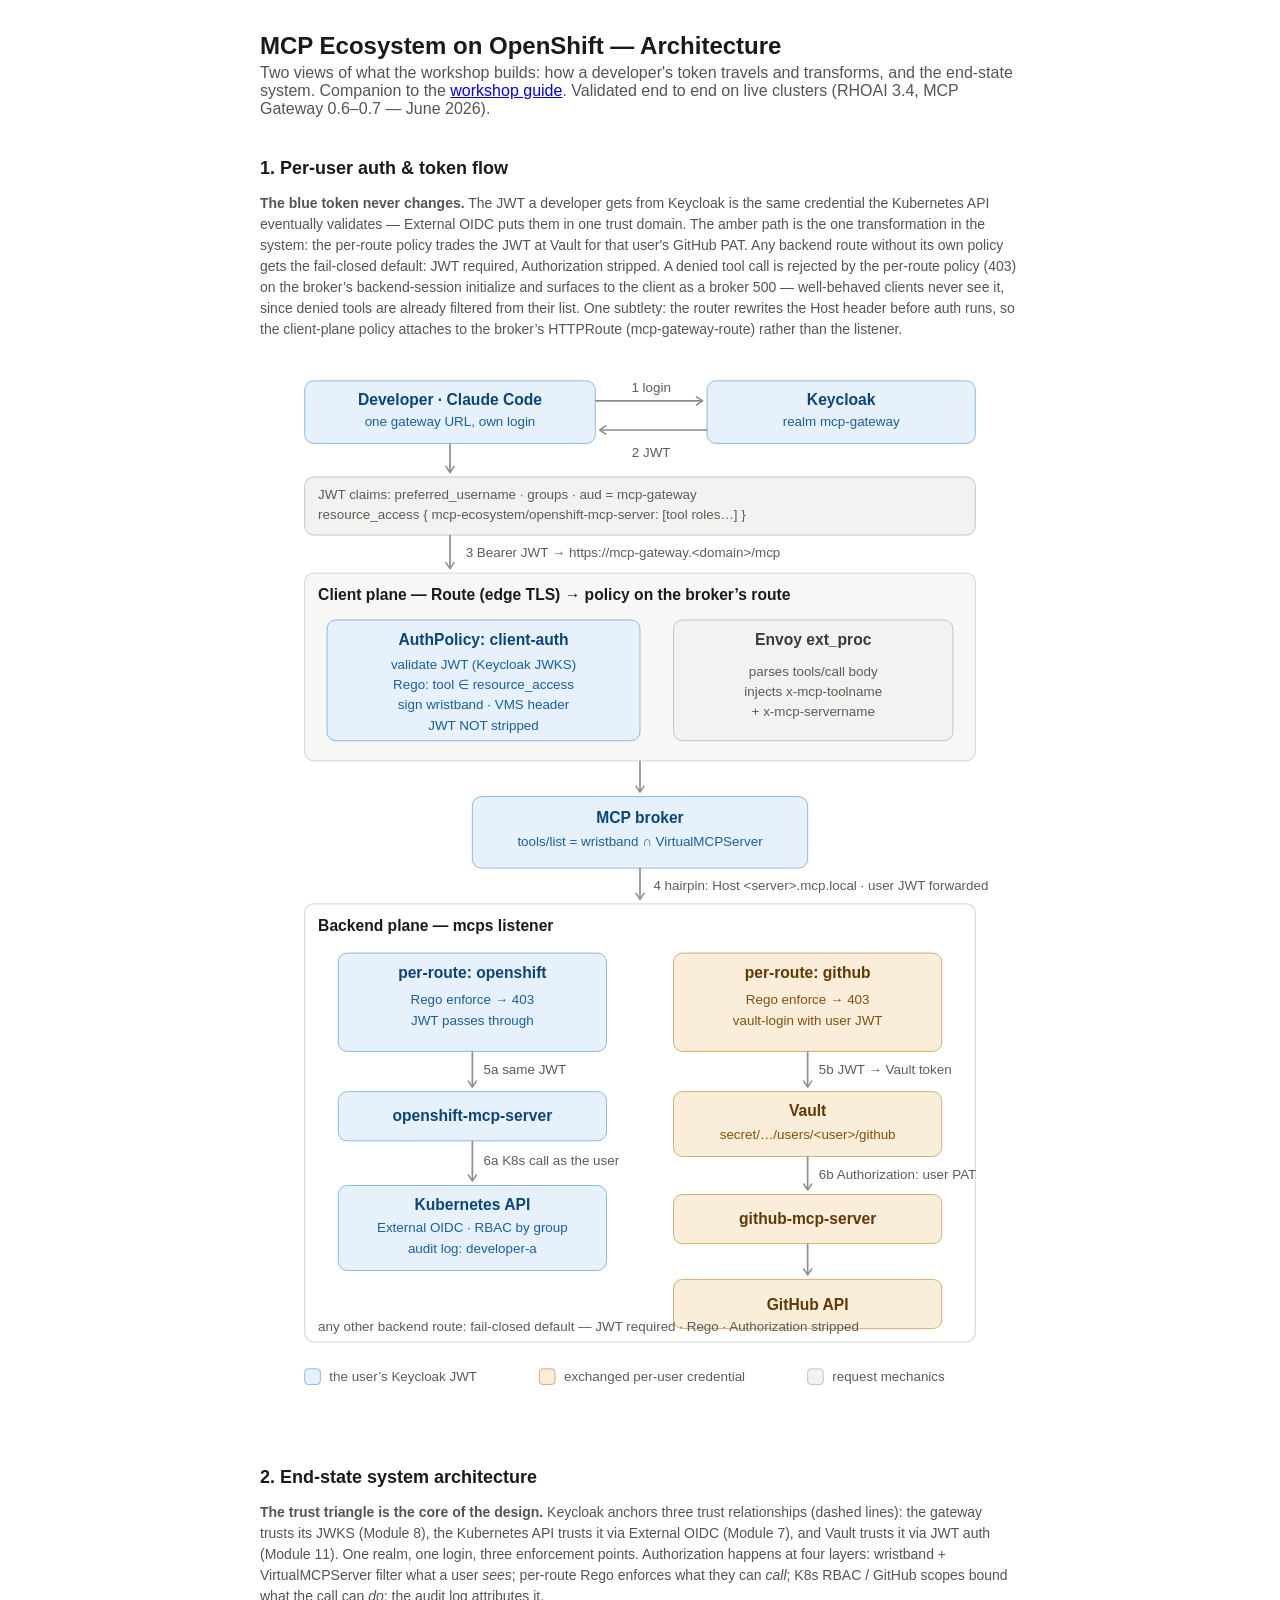
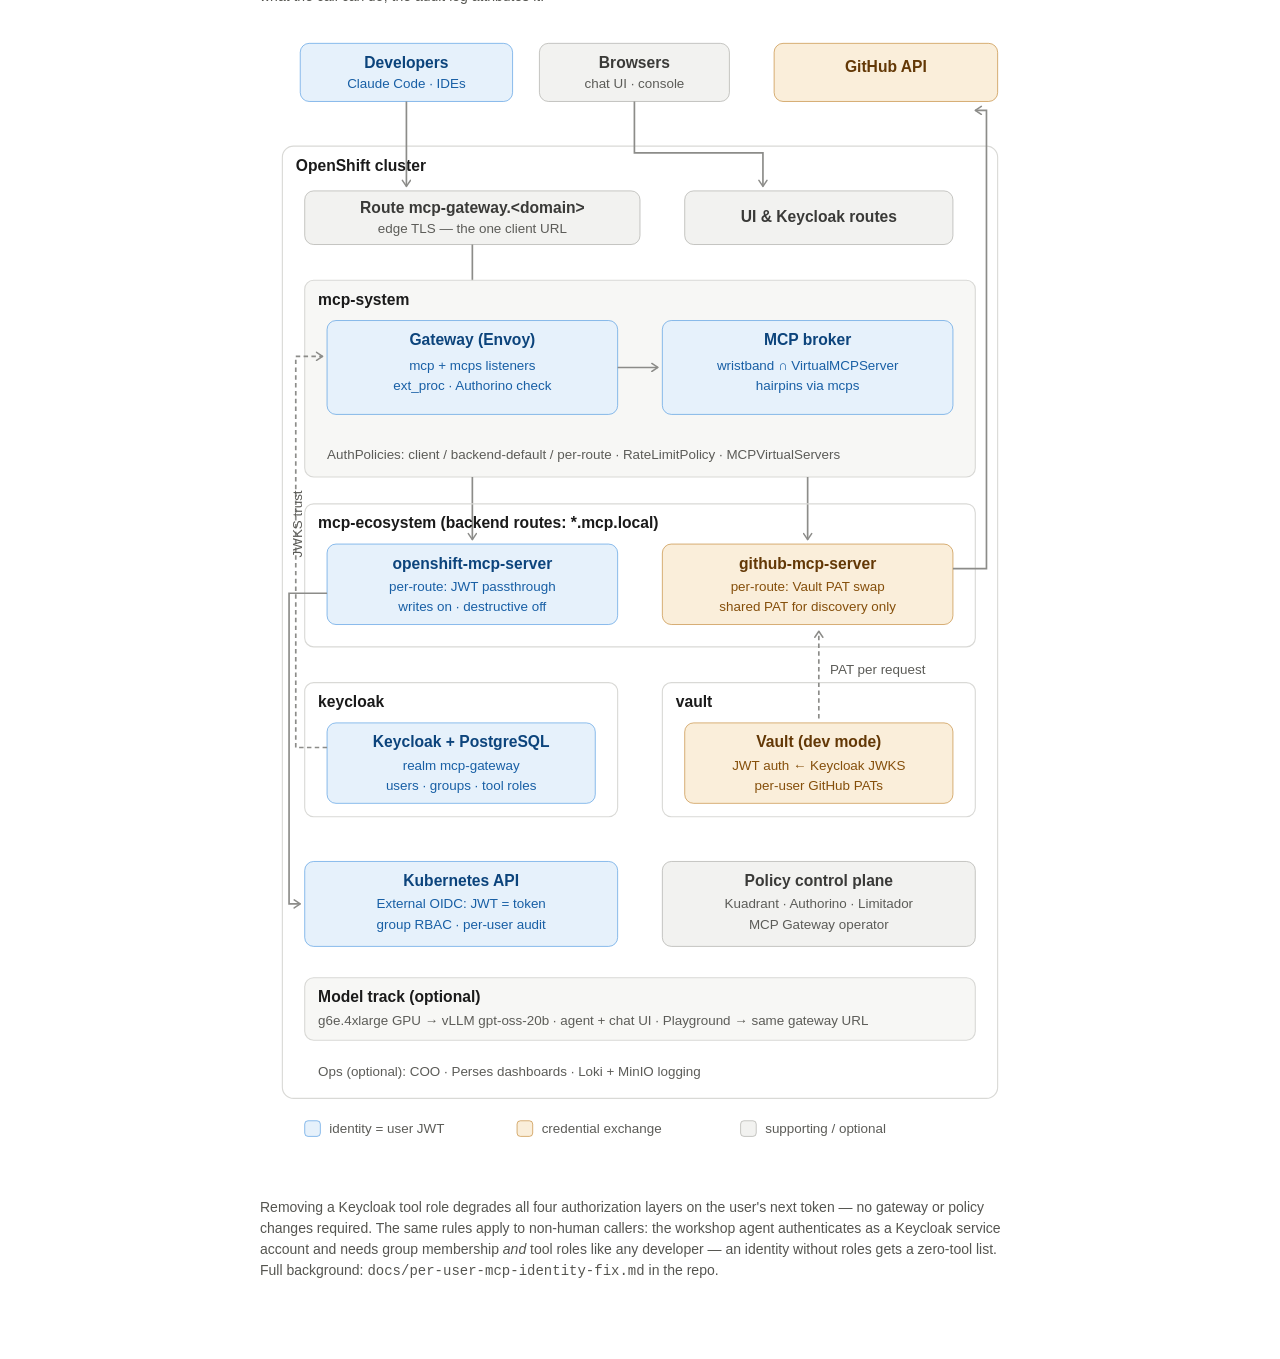
<file: deploy/workshop/architecture-diagrams.html>
<!DOCTYPE html>
<html lang="en">
<head>
<meta charset="utf-8">
<meta name="viewport" content="width=device-width, initial-scale=1">
<title>MCP Workshop — Architecture &amp; Token Flow</title>
<style>
  :root { --t:#8c8c89; --b:#d9d9d6; --bg2:#f7f7f5; }
  body { font-family: -apple-system, BlinkMacSystemFont, "Segoe UI", Helvetica, Arial, sans-serif;
         margin: 0; padding: 32px 16px 64px; background:#ffffff; color:#1a1a1a; }
  main { max-width: 760px; margin: 0 auto; }
  h1 { font-size: 24px; margin: 0 0 4px; }
  h2 { font-size: 18px; margin: 40px 0 8px; }
  p.lede { color:#555550; margin-top: 0; }
  p.note { font-size: 14px; color:#555550; line-height: 1.5; }
  svg { width: 100%; height: auto; display: block; margin: 12px 0; }
  /* SVG text classes */
  svg .th { font: 600 14px -apple-system, BlinkMacSystemFont, "Segoe UI", sans-serif; fill:#1a1a1a; }
  svg .t  { font: 400 14px -apple-system, BlinkMacSystemFont, "Segoe UI", sans-serif; fill:#1a1a1a; }
  svg .ts { font: 400 12px -apple-system, BlinkMacSystemFont, "Segoe UI", sans-serif; fill:#5c5c58; }
  /* Color ramps */
  svg .c-blue  rect { fill:#E6F1FB; stroke:#378ADD; }
  svg .c-blue  .th, svg .c-blue .t  { fill:#0C447C; }
  svg .c-blue  .ts { fill:#185FA5; }
  svg .c-amber rect { fill:#FAEEDA; stroke:#BA7517; }
  svg .c-amber .th, svg .c-amber .t { fill:#633806; }
  svg .c-amber .ts { fill:#854F0B; }
  svg .c-gray  rect { fill:#F2F2F0; stroke:#9c9c98; }
  svg .c-gray  .th, svg .c-gray .t  { fill:#3a3a38; }
  svg .c-gray  .ts { fill:#5c5c58; }
</style>
</head>
<body>
<main>
<h1>MCP Ecosystem on OpenShift — Architecture</h1>
<p class="lede">Two views of what the workshop builds: how a developer's token travels and transforms, and the end-state system. Companion to the
<a href="https://rdwj.github.io/workshop-setup-mcp/">workshop guide</a>.
Validated end to end on live clusters (RHOAI 3.4, MCP Gateway 0.6–0.7 — June 2026).</p>

<h2>1. Per-user auth &amp; token flow</h2>
<p class="note"><strong>The blue token never changes.</strong> The JWT a developer gets from Keycloak is the same credential the Kubernetes API
eventually validates — External OIDC puts them in one trust domain. The amber path is the one transformation in the system: the per-route policy
trades the JWT at Vault for that user's GitHub PAT. Any backend route without its own policy gets the fail-closed default: JWT required,
Authorization stripped. A denied tool call is rejected by the per-route policy (403) on the broker&#8217;s backend-session initialize and
surfaces to the client as a broker 500 — well-behaved clients never see it, since denied tools are already filtered from their list. One subtlety: the router rewrites the Host header before auth runs, so the client-plane policy attaches to the broker&#8217;s HTTPRoute (mcp-gateway-route) rather than the listener.</p>

<svg viewBox="0 0 680 960" xmlns="http://www.w3.org/2000/svg" role="img">
<title>Per-user auth and token flow through the MCP Gateway</title>
<desc>A developer gets a JWT from Keycloak, sends it to the gateway client plane where it is validated and kept intact, the broker hairpins to backend routes where per-route policies either pass the JWT through to the Kubernetes API or exchange it at Vault for the user's GitHub PAT.</desc>
<defs><marker id="arrow" viewBox="0 0 10 10" refX="8" refY="5" markerWidth="6" markerHeight="6" orient="auto-start-reverse"><path d="M2 1L8 5L2 9" fill="none" stroke="context-stroke" stroke-width="1.5" stroke-linecap="round" stroke-linejoin="round"/></marker></defs>

<g class="c-blue">
  <rect x="40" y="24" width="260" height="56" rx="8" stroke-width="0.5"/>
  <text class="th" x="170" y="46" text-anchor="middle">Developer · Claude Code</text>
  <text class="ts" x="170" y="64" text-anchor="middle">one gateway URL, own login</text>
</g>
<g class="c-blue">
  <rect x="400" y="24" width="240" height="56" rx="8" stroke-width="0.5"/>
  <text class="th" x="520" y="46" text-anchor="middle">Keycloak</text>
  <text class="ts" x="520" y="64" text-anchor="middle">realm mcp-gateway</text>
</g>
<line x1="300" y1="42" x2="396" y2="42" stroke="var(--t)" stroke-width="1.5" marker-end="url(#arrow)"/>
<text class="ts" x="350" y="34" text-anchor="middle">1 login</text>
<line x1="400" y1="68" x2="304" y2="68" stroke="var(--t)" stroke-width="1.5" marker-end="url(#arrow)"/>
<text class="ts" x="350" y="92" text-anchor="middle">2 JWT</text>

<line x1="170" y1="80" x2="170" y2="106" stroke="var(--t)" stroke-width="1.5" marker-end="url(#arrow)"/>
<g class="c-gray">
  <rect x="40" y="110" width="600" height="52" rx="8" stroke-width="0.5"/>
  <text class="ts" x="52" y="130">JWT claims:  preferred_username · groups · aud = mcp-gateway</text>
  <text class="ts" x="52" y="148">resource_access { mcp-ecosystem/openshift-mcp-server: [tool roles…] }</text>
</g>

<line x1="170" y1="162" x2="170" y2="192" stroke="var(--t)" stroke-width="1.5" marker-end="url(#arrow)"/>
<text class="ts" x="184" y="182">3 Bearer JWT → https://mcp-gateway.&lt;domain&gt;/mcp</text>
<rect x="40" y="196" width="600" height="168" rx="8" fill="var(--bg2)" stroke="var(--b)"/>
<text class="th" x="52" y="220">Client plane — Route (edge TLS) → policy on the broker&#8217;s route</text>
<g class="c-blue">
  <rect x="60" y="238" width="280" height="108" rx="8" stroke-width="0.5"/>
  <text class="th" x="200" y="260" text-anchor="middle">AuthPolicy: client-auth</text>
  <text class="ts" x="200" y="282" text-anchor="middle">validate JWT (Keycloak JWKS)</text>
  <text class="ts" x="200" y="300" text-anchor="middle">Rego: tool ∈ resource_access</text>
  <text class="ts" x="200" y="318" text-anchor="middle">sign wristband · VMS header</text>
  <text class="ts" x="200" y="336" text-anchor="middle">JWT NOT stripped</text>
</g>
<g class="c-gray">
  <rect x="370" y="238" width="250" height="108" rx="8" stroke-width="0.5"/>
  <text class="th" x="495" y="260" text-anchor="middle">Envoy ext_proc</text>
  <text class="ts" x="495" y="288" text-anchor="middle">parses tools/call body</text>
  <text class="ts" x="495" y="306" text-anchor="middle">injects x-mcp-toolname</text>
  <text class="ts" x="495" y="324" text-anchor="middle">+ x-mcp-servername</text>
</g>

<line x1="340" y1="364" x2="340" y2="392" stroke="var(--t)" stroke-width="1.5" marker-end="url(#arrow)"/>
<g class="c-blue">
  <rect x="190" y="396" width="300" height="64" rx="8" stroke-width="0.5"/>
  <text class="th" x="340" y="420" text-anchor="middle">MCP broker</text>
  <text class="ts" x="340" y="440" text-anchor="middle">tools/list = wristband ∩ VirtualMCPServer</text>
</g>
<line x1="340" y1="460" x2="340" y2="488" stroke="var(--t)" stroke-width="1.5" marker-end="url(#arrow)"/>
<text class="ts" x="352" y="480">4 hairpin: Host &lt;server&gt;.mcp.local · user JWT forwarded</text>

<rect x="40" y="492" width="600" height="392" rx="8" fill="none" stroke="var(--b)"/>
<text class="th" x="52" y="516">Backend plane — mcps listener</text>

<g class="c-blue">
  <rect x="70" y="536" width="240" height="88" rx="8" stroke-width="0.5"/>
  <text class="th" x="190" y="558" text-anchor="middle">per-route: openshift</text>
  <text class="ts" x="190" y="582" text-anchor="middle">Rego enforce → 403</text>
  <text class="ts" x="190" y="600" text-anchor="middle">JWT passes through</text>
</g>
<line x1="190" y1="624" x2="190" y2="656" stroke="var(--t)" stroke-width="1.5" marker-end="url(#arrow)"/>
<text class="ts" x="200" y="644">5a same JWT</text>
<g class="c-blue">
  <rect x="70" y="660" width="240" height="44" rx="8" stroke-width="0.5"/>
  <text class="th" x="190" y="686" text-anchor="middle">openshift-mcp-server</text>
</g>
<line x1="190" y1="704" x2="190" y2="740" stroke="var(--t)" stroke-width="1.5" marker-end="url(#arrow)"/>
<text class="ts" x="200" y="726">6a K8s call as the user</text>
<g class="c-blue">
  <rect x="70" y="744" width="240" height="76" rx="8" stroke-width="0.5"/>
  <text class="th" x="190" y="766" text-anchor="middle">Kubernetes API</text>
  <text class="ts" x="190" y="786" text-anchor="middle">External OIDC · RBAC by group</text>
  <text class="ts" x="190" y="804" text-anchor="middle">audit log: developer-a</text>
</g>

<g class="c-amber">
  <rect x="370" y="536" width="240" height="88" rx="8" stroke-width="0.5"/>
  <text class="th" x="490" y="558" text-anchor="middle">per-route: github</text>
  <text class="ts" x="490" y="582" text-anchor="middle">Rego enforce → 403</text>
  <text class="ts" x="490" y="600" text-anchor="middle">vault-login with user JWT</text>
</g>
<line x1="490" y1="624" x2="490" y2="656" stroke="var(--t)" stroke-width="1.5" marker-end="url(#arrow)"/>
<text class="ts" x="500" y="644">5b JWT → Vault token</text>
<g class="c-amber">
  <rect x="370" y="660" width="240" height="58" rx="8" stroke-width="0.5"/>
  <text class="th" x="490" y="682" text-anchor="middle">Vault</text>
  <text class="ts" x="490" y="702" text-anchor="middle">secret/…/users/&lt;user&gt;/github</text>
</g>
<line x1="490" y1="718" x2="490" y2="748" stroke="var(--t)" stroke-width="1.5" marker-end="url(#arrow)"/>
<text class="ts" x="500" y="738">6b Authorization: user PAT</text>
<g class="c-amber">
  <rect x="370" y="752" width="240" height="44" rx="8" stroke-width="0.5"/>
  <text class="th" x="490" y="778" text-anchor="middle">github-mcp-server</text>
</g>
<line x1="490" y1="796" x2="490" y2="824" stroke="var(--t)" stroke-width="1.5" marker-end="url(#arrow)"/>
<g class="c-amber">
  <rect x="370" y="828" width="240" height="44" rx="8" stroke-width="0.5"/>
  <text class="th" x="490" y="855" text-anchor="middle">GitHub API</text>
</g>
<text class="ts" x="52" y="874">any other backend route: fail-closed default — JWT required · Rego · Authorization stripped</text>

<g class="c-blue"><rect x="40" y="908" width="14" height="14" rx="3" stroke-width="0.5"/></g>
<text class="ts" x="62" y="919">the user&#8217;s Keycloak JWT</text>
<g class="c-amber"><rect x="250" y="908" width="14" height="14" rx="3" stroke-width="0.5"/></g>
<text class="ts" x="272" y="919">exchanged per-user credential</text>
<g class="c-gray"><rect x="490" y="908" width="14" height="14" rx="3" stroke-width="0.5"/></g>
<text class="ts" x="512" y="919">request mechanics</text>
</svg>

<h2>2. End-state system architecture</h2>
<p class="note"><strong>The trust triangle is the core of the design.</strong> Keycloak anchors three trust relationships (dashed lines):
the gateway trusts its JWKS (Module 8), the Kubernetes API trusts it via External OIDC (Module 7), and Vault trusts it via JWT auth
(Module 11). One realm, one login, three enforcement points. Authorization happens at four layers: wristband + VirtualMCPServer filter what a
user <em>sees</em>; per-route Rego enforces what they can <em>call</em>; K8s RBAC / GitHub scopes bound what the call can <em>do</em>;
the audit log attributes it.</p>

<svg viewBox="0 0 680 1040" xmlns="http://www.w3.org/2000/svg" role="img">
<title>End-state architecture built by the MCP workshop</title>
<desc>Developers and browsers connect through a single Route into the MCP Gateway in mcp-system, which brokers to MCP servers in mcp-ecosystem; Keycloak provides identity, Vault provides per-user GitHub credentials, the Kubernetes API trusts Keycloak via External OIDC, with optional model-serving and observability tracks.</desc>
<defs><marker id="arrow2" viewBox="0 0 10 10" refX="8" refY="5" markerWidth="6" markerHeight="6" orient="auto-start-reverse"><path d="M2 1L8 5L2 9" fill="none" stroke="context-stroke" stroke-width="1.5" stroke-linecap="round" stroke-linejoin="round"/></marker></defs>

<g class="c-blue">
  <rect x="36" y="20" width="190" height="52" rx="8" stroke-width="0.5"/>
  <text class="th" x="131" y="42" text-anchor="middle">Developers</text>
  <text class="ts" x="131" y="60" text-anchor="middle">Claude Code · IDEs</text>
</g>
<g class="c-gray">
  <rect x="250" y="20" width="170" height="52" rx="8" stroke-width="0.5"/>
  <text class="th" x="335" y="42" text-anchor="middle">Browsers</text>
  <text class="ts" x="335" y="60" text-anchor="middle">chat UI · console</text>
</g>
<g class="c-amber">
  <rect x="460" y="20" width="200" height="52" rx="8" stroke-width="0.5"/>
  <text class="th" x="560" y="46" text-anchor="middle">GitHub API</text>
</g>

<rect x="20" y="112" width="640" height="852" rx="10" fill="none" stroke="var(--b)"/>
<text class="th" x="32" y="134">OpenShift cluster</text>

<line x1="131" y1="72" x2="131" y2="148" stroke="var(--t)" stroke-width="1.5" marker-end="url(#arrow2)"/>
<polyline points="335,72 335,118 450,118 450,148" fill="none" stroke="var(--t)" stroke-width="1.5" marker-end="url(#arrow2)"/>
<g class="c-gray">
  <rect x="40" y="152" width="300" height="48" rx="8" stroke-width="0.5"/>
  <text class="th" x="190" y="172" text-anchor="middle">Route mcp-gateway.&lt;domain&gt;</text>
  <text class="ts" x="190" y="190" text-anchor="middle">edge TLS — the one client URL</text>
</g>
<g class="c-gray">
  <rect x="380" y="152" width="240" height="48" rx="8" stroke-width="0.5"/>
  <text class="th" x="500" y="180" text-anchor="middle">UI &amp; Keycloak routes</text>
</g>

<line x1="190" y1="200" x2="190" y2="264" stroke="var(--t)" stroke-width="1.5" marker-end="url(#arrow2)"/>
<rect x="40" y="232" width="600" height="176" rx="8" fill="var(--bg2)" stroke="var(--b)"/>
<text class="th" x="52" y="254">mcp-system</text>
<g class="c-blue">
  <rect x="60" y="268" width="260" height="84" rx="8" stroke-width="0.5"/>
  <text class="th" x="190" y="290" text-anchor="middle">Gateway (Envoy)</text>
  <text class="ts" x="190" y="312" text-anchor="middle">mcp + mcps listeners</text>
  <text class="ts" x="190" y="330" text-anchor="middle">ext_proc · Authorino check</text>
</g>
<g class="c-blue">
  <rect x="360" y="268" width="260" height="84" rx="8" stroke-width="0.5"/>
  <text class="th" x="490" y="290" text-anchor="middle">MCP broker</text>
  <text class="ts" x="490" y="312" text-anchor="middle">wristband ∩ VirtualMCPServer</text>
  <text class="ts" x="490" y="330" text-anchor="middle">hairpins via mcps</text>
</g>
<line x1="320" y1="310" x2="356" y2="310" stroke="var(--t)" stroke-width="1.5" marker-end="url(#arrow2)"/>
<text class="ts" x="60" y="392">AuthPolicies: client / backend-default / per-route · RateLimitPolicy · MCPVirtualServers</text>

<line x1="190" y1="408" x2="190" y2="464" stroke="var(--t)" stroke-width="1.5" marker-end="url(#arrow2)"/>
<line x1="490" y1="408" x2="490" y2="464" stroke="var(--t)" stroke-width="1.5" marker-end="url(#arrow2)"/>
<rect x="40" y="432" width="600" height="128" rx="8" fill="none" stroke="var(--b)"/>
<text class="th" x="52" y="454">mcp-ecosystem  (backend routes: *.mcp.local)</text>
<g class="c-blue">
  <rect x="60" y="468" width="260" height="72" rx="8" stroke-width="0.5"/>
  <text class="th" x="190" y="490" text-anchor="middle">openshift-mcp-server</text>
  <text class="ts" x="190" y="510" text-anchor="middle">per-route: JWT passthrough</text>
  <text class="ts" x="190" y="528" text-anchor="middle">writes on · destructive off</text>
</g>
<g class="c-amber">
  <rect x="360" y="468" width="260" height="72" rx="8" stroke-width="0.5"/>
  <text class="th" x="490" y="490" text-anchor="middle">github-mcp-server</text>
  <text class="ts" x="490" y="510" text-anchor="middle">per-route: Vault PAT swap</text>
  <text class="ts" x="490" y="528" text-anchor="middle">shared PAT for discovery only</text>
</g>
<polyline points="620,490 650,490 650,80 640,80" fill="none" stroke="var(--t)" stroke-width="1.5" marker-end="url(#arrow2)"/>

<rect x="40" y="592" width="280" height="120" rx="8" fill="none" stroke="var(--b)"/>
<text class="th" x="52" y="614">keycloak</text>
<g class="c-blue">
  <rect x="60" y="628" width="240" height="72" rx="8" stroke-width="0.5"/>
  <text class="th" x="180" y="650" text-anchor="middle">Keycloak + PostgreSQL</text>
  <text class="ts" x="180" y="670" text-anchor="middle">realm mcp-gateway</text>
  <text class="ts" x="180" y="688" text-anchor="middle">users · groups · tool roles</text>
</g>
<rect x="360" y="592" width="280" height="120" rx="8" fill="none" stroke="var(--b)"/>
<text class="th" x="372" y="614">vault</text>
<g class="c-amber">
  <rect x="380" y="628" width="240" height="72" rx="8" stroke-width="0.5"/>
  <text class="th" x="500" y="650" text-anchor="middle">Vault (dev mode)</text>
  <text class="ts" x="500" y="670" text-anchor="middle">JWT auth ← Keycloak JWKS</text>
  <text class="ts" x="500" y="688" text-anchor="middle">per-user GitHub PATs</text>
</g>
<line x1="500" y1="624" x2="500" y2="546" stroke="var(--t)" stroke-width="1.5" stroke-dasharray="4 3" marker-end="url(#arrow2)"/>
<text class="ts" x="510" y="584">PAT per request</text>
<polyline points="60,650 32,650 32,300 56,300" fill="none" stroke="var(--t)" stroke-width="1.5" stroke-dasharray="4 3" marker-end="url(#arrow2)"/>
<text class="ts" x="38" y="480" transform="rotate(-90 38 480)">JWKS trust</text>

<g class="c-blue">
  <rect x="40" y="752" width="280" height="76" rx="8" stroke-width="0.5"/>
  <text class="th" x="180" y="774" text-anchor="middle">Kubernetes API</text>
  <text class="ts" x="180" y="794" text-anchor="middle">External OIDC: JWT = token</text>
  <text class="ts" x="180" y="812" text-anchor="middle">group RBAC · per-user audit</text>
</g>
<polyline points="60,512 26,512 26,790 36,790" fill="none" stroke="var(--t)" stroke-width="1.5" marker-end="url(#arrow2)"/>
<g class="c-gray">
  <rect x="360" y="752" width="280" height="76" rx="8" stroke-width="0.5"/>
  <text class="th" x="500" y="774" text-anchor="middle">Policy control plane</text>
  <text class="ts" x="500" y="794" text-anchor="middle">Kuadrant · Authorino · Limitador</text>
  <text class="ts" x="500" y="812" text-anchor="middle">MCP Gateway operator</text>
</g>

<rect x="40" y="856" width="600" height="56" rx="8" fill="var(--bg2)" stroke="var(--b)"/>
<text class="th" x="52" y="878">Model track (optional)</text>
<text class="ts" x="52" y="898">g6e.4xlarge GPU → vLLM gpt-oss-20b · agent + chat UI · Playground → same gateway URL</text>
<text class="ts" x="52" y="944">Ops (optional): COO · Perses dashboards · Loki + MinIO logging</text>

<g class="c-blue"><rect x="40" y="984" width="14" height="14" rx="3" stroke-width="0.5"/></g>
<text class="ts" x="62" y="995">identity = user JWT</text>
<g class="c-amber"><rect x="230" y="984" width="14" height="14" rx="3" stroke-width="0.5"/></g>
<text class="ts" x="252" y="995">credential exchange</text>
<g class="c-gray"><rect x="430" y="984" width="14" height="14" rx="3" stroke-width="0.5"/></g>
<text class="ts" x="452" y="995">supporting / optional</text>
</svg>

<p class="note">Removing a Keycloak tool role degrades all four authorization layers on the user's next token — no gateway or policy
changes required. The same rules apply to non-human callers: the workshop agent authenticates as a Keycloak service account and needs group
membership <em>and</em> tool roles like any developer — an identity without roles gets a zero-tool list. Full background:
<code>docs/per-user-mcp-identity-fix.md</code> in the repo.</p>
</main>
</body>
</html>
</file>
<file: assets/stylesheets/main.484c7ddc.min.css>
@charset "UTF-8";html{-webkit-text-size-adjust:none;-moz-text-size-adjust:none;text-size-adjust:none;box-sizing:border-box}*,:after,:before{box-sizing:inherit}@media (prefers-reduced-motion){*,:after,:before{transition:none!important}}body{margin:0}a,button,input,label{-webkit-tap-highlight-color:transparent}a{color:inherit;text-decoration:none}hr{border:0;box-sizing:initial;display:block;height:.05rem;overflow:visible;padding:0}small{font-size:80%}sub,sup{line-height:1em}img{border-style:none}table{border-collapse:initial;border-spacing:0}td,th{font-weight:400;vertical-align:top}button{background:#0000;border:0;font-family:inherit;font-size:inherit;margin:0;padding:0}input{border:0;outline:none}:root{--md-primary-fg-color:#4051b5;--md-primary-fg-color--light:#5d6cc0;--md-primary-fg-color--dark:#303fa1;--md-primary-bg-color:#fff;--md-primary-bg-color--light:#ffffffb3;--md-accent-fg-color:#526cfe;--md-accent-fg-color--transparent:#526cfe1a;--md-accent-bg-color:#fff;--md-accent-bg-color--light:#ffffffb3}[data-md-color-scheme=default]{color-scheme:light}[data-md-color-scheme=default] img[src$="#gh-dark-mode-only"],[data-md-color-scheme=default] img[src$="#only-dark"]{display:none}:root,[data-md-color-scheme=default]{--md-hue:225deg;--md-default-fg-color:#000000de;--md-default-fg-color--light:#0000008a;--md-default-fg-color--lighter:#00000052;--md-default-fg-color--lightest:#00000012;--md-default-bg-color:#fff;--md-default-bg-color--light:#ffffffb3;--md-default-bg-color--lighter:#ffffff4d;--md-default-bg-color--lightest:#ffffff1f;--md-code-fg-color:#36464e;--md-code-bg-color:#f5f5f5;--md-code-bg-color--light:#f5f5f5b3;--md-code-bg-color--lighter:#f5f5f54d;--md-code-hl-color:#4287ff;--md-code-hl-color--light:#4287ff1a;--md-code-hl-number-color:#d52a2a;--md-code-hl-special-color:#db1457;--md-code-hl-function-color:#a846b9;--md-code-hl-constant-color:#6e59d9;--md-code-hl-keyword-color:#3f6ec6;--md-code-hl-string-color:#1c7d4d;--md-code-hl-name-color:var(--md-code-fg-color);--md-code-hl-operator-color:var(--md-default-fg-color--light);--md-code-hl-punctuation-color:var(--md-default-fg-color--light);--md-code-hl-comment-color:var(--md-default-fg-color--light);--md-code-hl-generic-color:var(--md-default-fg-color--light);--md-code-hl-variable-color:var(--md-default-fg-color--light);--md-typeset-color:var(--md-default-fg-color);--md-typeset-a-color:var(--md-primary-fg-color);--md-typeset-del-color:#f5503d26;--md-typeset-ins-color:#0bd57026;--md-typeset-kbd-color:#fafafa;--md-typeset-kbd-accent-color:#fff;--md-typeset-kbd-border-color:#b8b8b8;--md-typeset-mark-color:#ffff0080;--md-typeset-table-color:#0000001f;--md-typeset-table-color--light:rgba(0,0,0,.035);--md-admonition-fg-color:var(--md-default-fg-color);--md-admonition-bg-color:var(--md-default-bg-color);--md-warning-fg-color:#000000de;--md-warning-bg-color:#ff9;--md-footer-fg-color:#fff;--md-footer-fg-color--light:#ffffffb3;--md-footer-fg-color--lighter:#ffffff73;--md-footer-bg-color:#000000de;--md-footer-bg-color--dark:#00000052;--md-shadow-z1:0 0.2rem 0.5rem #0000000d,0 0 0.05rem #0000001a;--md-shadow-z2:0 0.2rem 0.5rem #0000001a,0 0 0.05rem #00000040;--md-shadow-z3:0 0.2rem 0.5rem #0003,0 0 0.05rem #00000059}.md-icon svg{fill:currentcolor;display:block;height:1.2rem;width:1.2rem}body{-webkit-font-smoothing:antialiased;-moz-osx-font-smoothing:grayscale;--md-text-font-family:var(--md-text-font,_),-apple-system,BlinkMacSystemFont,Helvetica,Arial,sans-serif;--md-code-font-family:var(--md-code-font,_),SFMono-Regular,Consolas,Menlo,monospace}aside,body,input{font-feature-settings:"kern","liga";color:var(--md-typeset-color);font-family:var(--md-text-font-family)}code,kbd,pre{font-feature-settings:"kern";font-family:var(--md-code-font-family)}:root{--md-typeset-table-sort-icon:url('data:image/svg+xml;charset=utf-8,<svg xmlns="http://www.w3.org/2000/svg" viewBox="0 0 24 24"><path d="m18 21-4-4h3V7h-3l4-4 4 4h-3v10h3M2 19v-2h10v2M2 13v-2h7v2M2 7V5h4v2z"/></svg>');--md-typeset-table-sort-icon--asc:url('data:image/svg+xml;charset=utf-8,<svg xmlns="http://www.w3.org/2000/svg" viewBox="0 0 24 24"><path d="M19 17h3l-4 4-4-4h3V3h2M2 17h10v2H2M6 5v2H2V5m0 6h7v2H2z"/></svg>');--md-typeset-table-sort-icon--desc:url('data:image/svg+xml;charset=utf-8,<svg xmlns="http://www.w3.org/2000/svg" viewBox="0 0 24 24"><path d="M19 7h3l-4-4-4 4h3v14h2M2 17h10v2H2M6 5v2H2V5m0 6h7v2H2z"/></svg>')}.md-typeset{-webkit-print-color-adjust:exact;color-adjust:exact;font-size:.8rem;line-height:1.6;overflow-wrap:break-word}@media print{.md-typeset{font-size:.68rem}}.md-typeset blockquote,.md-typeset dl,.md-typeset figure,.md-typeset ol,.md-typeset pre,.md-typeset ul{margin-bottom:1em;margin-top:1em}.md-typeset h1{color:var(--md-default-fg-color--light);font-size:2em;line-height:1.3;margin:0 0 1.25em}.md-typeset h1,.md-typeset h2{font-weight:300;letter-spacing:-.01em}.md-typeset h2{font-size:1.5625em;line-height:1.4;margin:1.6em 0 .64em}.md-typeset h3{font-size:1.25em;font-weight:400;letter-spacing:-.01em;line-height:1.5;margin:1.6em 0 .8em}.md-typeset h2+h3{margin-top:.8em}.md-typeset h4{font-weight:700;letter-spacing:-.01em;margin:1em 0}.md-typeset h5,.md-typeset h6{color:var(--md-default-fg-color--light);font-size:.8em;font-weight:700;letter-spacing:-.01em;margin:1.25em 0}.md-typeset h5{text-transform:uppercase}.md-typeset h5 code{text-transform:none}.md-typeset hr{border-bottom:.05rem solid var(--md-default-fg-color--lightest);display:flow-root;margin:1.5em 0}.md-typeset a{color:var(--md-typeset-a-color);word-break:break-word}.md-typeset a,.md-typeset a:before{transition:color 125ms}.md-typeset a:focus,.md-typeset a:hover{color:var(--md-accent-fg-color)}.md-typeset a:focus code,.md-typeset a:hover code{background-color:var(--md-accent-fg-color--transparent);color:var(--md-accent-fg-color)}.md-typeset a code{color:var(--md-typeset-a-color)}.md-typeset a.focus-visible{outline-color:var(--md-accent-fg-color);outline-offset:.2rem}.md-typeset code,.md-typeset kbd,.md-typeset pre{color:var(--md-code-fg-color);direction:ltr;font-variant-ligatures:none;transition:background-color 125ms}@media print{.md-typeset code,.md-typeset kbd,.md-typeset pre{white-space:pre-wrap}}.md-typeset code{background-color:var(--md-code-bg-color);border-radius:.1rem;-webkit-box-decoration-break:clone;box-decoration-break:clone;font-size:.85em;padding:0 .2941176471em;transition:color 125ms,background-color 125ms;word-break:break-word}.md-typeset code:not(.focus-visible){-webkit-tap-highlight-color:transparent;outline:none}.md-typeset pre{display:flow-root;line-height:1.4;position:relative}.md-typeset pre>code{-webkit-box-decoration-break:slice;box-decoration-break:slice;box-shadow:none;display:block;margin:0;outline-color:var(--md-accent-fg-color);overflow:auto;padding:.7720588235em 1.1764705882em;scrollbar-color:var(--md-default-fg-color--lighter) #0000;scrollbar-width:thin;touch-action:auto;word-break:normal}.md-typeset pre>code:hover{scrollbar-color:var(--md-accent-fg-color) #0000}.md-typeset pre>code::-webkit-scrollbar{height:.2rem;width:.2rem}.md-typeset pre>code::-webkit-scrollbar-thumb{background-color:var(--md-default-fg-color--lighter)}.md-typeset pre>code::-webkit-scrollbar-thumb:hover{background-color:var(--md-accent-fg-color)}.md-typeset kbd{background-color:var(--md-typeset-kbd-color);border-radius:.1rem;box-shadow:0 .1rem 0 .05rem var(--md-typeset-kbd-border-color),0 .1rem 0 var(--md-typeset-kbd-border-color),0 -.1rem .2rem var(--md-typeset-kbd-accent-color) inset;color:var(--md-default-fg-color);display:inline-block;font-size:.75em;padding:0 .6666666667em;vertical-align:text-top;word-break:break-word}.md-typeset mark{background-color:var(--md-typeset-mark-color);-webkit-box-decoration-break:clone;box-decoration-break:clone;color:inherit;word-break:break-word}.md-typeset abbr{cursor:help;text-decoration:none}.md-typeset [data-preview],.md-typeset abbr{border-bottom:.05rem dotted var(--md-default-fg-color--light)}.md-typeset small{opacity:.75}[dir=ltr] .md-typeset sub,[dir=ltr] .md-typeset sup{margin-left:.078125em}[dir=rtl] .md-typeset sub,[dir=rtl] .md-typeset sup{margin-right:.078125em}[dir=ltr] .md-typeset blockquote{padding-left:.6rem}[dir=rtl] .md-typeset blockquote{padding-right:.6rem}[dir=ltr] .md-typeset blockquote{border-left:.2rem solid var(--md-default-fg-color--lighter)}[dir=rtl] .md-typeset blockquote{border-right:.2rem solid var(--md-default-fg-color--lighter)}.md-typeset blockquote{color:var(--md-default-fg-color--light);margin-left:0;margin-right:0}.md-typeset ul{list-style-type:disc}.md-typeset ul[type]{list-style-type:revert-layer}[dir=ltr] .md-typeset ol,[dir=ltr] .md-typeset ul{margin-left:.625em}[dir=rtl] .md-typeset ol,[dir=rtl] .md-typeset ul{margin-right:.625em}.md-typeset ol,.md-typeset ul{padding:0}.md-typeset ol:not([hidden]),.md-typeset ul:not([hidden]){display:flow-root}.md-typeset ol ol,.md-typeset ul ol{list-style-type:lower-alpha}.md-typeset ol ol ol,.md-typeset ul ol ol{list-style-type:lower-roman}.md-typeset ol ol ol ol,.md-typeset ul ol ol ol{list-style-type:upper-alpha}.md-typeset ol ol ol ol ol,.md-typeset ul ol ol ol ol{list-style-type:upper-roman}.md-typeset ol[type],.md-typeset ul[type]{list-style-type:revert-layer}[dir=ltr] .md-typeset ol li,[dir=ltr] .md-typeset ul li{margin-left:1.25em}[dir=rtl] .md-typeset ol li,[dir=rtl] .md-typeset ul li{margin-right:1.25em}.md-typeset ol li,.md-typeset ul li{margin-bottom:.5em}.md-typeset ol li blockquote,.md-typeset ol li p,.md-typeset ul li blockquote,.md-typeset ul li p{margin:.5em 0}.md-typeset ol li:last-child,.md-typeset ul li:last-child{margin-bottom:0}[dir=ltr] .md-typeset ol li ol,[dir=ltr] .md-typeset ol li ul,[dir=ltr] .md-typeset ul li ol,[dir=ltr] .md-typeset ul li ul{margin-left:.625em}[dir=rtl] .md-typeset ol li ol,[dir=rtl] .md-typeset ol li ul,[dir=rtl] .md-typeset ul li ol,[dir=rtl] .md-typeset ul li ul{margin-right:.625em}.md-typeset ol li ol,.md-typeset ol li ul,.md-typeset ul li ol,.md-typeset ul li ul{margin-bottom:.5em;margin-top:.5em}[dir=ltr] .md-typeset dd{margin-left:1.875em}[dir=rtl] .md-typeset dd{margin-right:1.875em}.md-typeset dd{margin-bottom:1.5em;margin-top:1em}.md-typeset img,.md-typeset svg,.md-typeset video{height:auto;max-width:100%}.md-typeset img[align=left]{margin:1em 1em 1em 0}.md-typeset img[align=right]{margin:1em 0 1em 1em}.md-typeset img[align]:only-child{margin-top:0}.md-typeset figure{display:flow-root;margin:1em auto;max-width:100%;text-align:center;width:fit-content}.md-typeset figure img{display:block;margin:0 auto}.md-typeset figcaption{font-style:italic;margin:1em auto;max-width:24rem}.md-typeset iframe{max-width:100%}.md-typeset table:not([class]){background-color:var(--md-default-bg-color);border:.05rem solid var(--md-typeset-table-color);border-radius:.1rem;display:inline-block;font-size:.64rem;max-width:100%;overflow:auto;touch-action:auto}@media print{.md-typeset table:not([class]){display:table}}.md-typeset table:not([class])+*{margin-top:1.5em}.md-typeset table:not([class]) td>:first-child,.md-typeset table:not([class]) th>:first-child{margin-top:0}.md-typeset table:not([class]) td>:last-child,.md-typeset table:not([class]) th>:last-child{margin-bottom:0}.md-typeset table:not([class]) td:not([align]),.md-typeset table:not([class]) th:not([align]){text-align:left}[dir=rtl] .md-typeset table:not([class]) td:not([align]),[dir=rtl] .md-typeset table:not([class]) th:not([align]){text-align:right}.md-typeset table:not([class]) th{font-weight:700;min-width:5rem;padding:.9375em 1.25em;vertical-align:top}.md-typeset table:not([class]) td{border-top:.05rem solid var(--md-typeset-table-color);padding:.9375em 1.25em;vertical-align:top}.md-typeset table:not([class]) tbody tr{transition:background-color 125ms}.md-typeset table:not([class]) tbody tr:hover{background-color:var(--md-typeset-table-color--light);box-shadow:0 .05rem 0 var(--md-default-bg-color) inset}.md-typeset table:not([class]) a{word-break:normal}.md-typeset table th[role=columnheader]{cursor:pointer}[dir=ltr] .md-typeset table th[role=columnheader]:after{margin-left:.5em}[dir=rtl] .md-typeset table th[role=columnheader]:after{margin-right:.5em}.md-typeset table th[role=columnheader]:after{content:"";display:inline-block;height:1.2em;-webkit-mask-image:var(--md-typeset-table-sort-icon);mask-image:var(--md-typeset-table-sort-icon);-webkit-mask-repeat:no-repeat;mask-repeat:no-repeat;-webkit-mask-size:contain;mask-size:contain;transition:background-color 125ms;vertical-align:text-bottom;width:1.2em}.md-typeset table th[role=columnheader]:hover:after{background-color:var(--md-default-fg-color--lighter)}.md-typeset table th[role=columnheader][aria-sort=ascending]:after{background-color:var(--md-default-fg-color--light);-webkit-mask-image:var(--md-typeset-table-sort-icon--asc);mask-image:var(--md-typeset-table-sort-icon--asc)}.md-typeset table th[role=columnheader][aria-sort=descending]:after{background-color:var(--md-default-fg-color--light);-webkit-mask-image:var(--md-typeset-table-sort-icon--desc);mask-image:var(--md-typeset-table-sort-icon--desc)}.md-typeset__scrollwrap{margin:1em -.8rem;overflow-x:auto;touch-action:auto}.md-typeset__table{display:inline-block;margin-bottom:.5em;padding:0 .8rem}@media print{.md-typeset__table{display:block}}html .md-typeset__table table{display:table;margin:0;overflow:hidden;width:100%}@media screen and (max-width:44.984375em){.md-content__inner>pre{margin:1em -.8rem}.md-content__inner>pre code{border-radius:0}}.md-typeset .md-author{border-radius:100%;display:block;flex-shrink:0;height:1.6rem;overflow:hidden;position:relative;transition:color 125ms,transform 125ms;width:1.6rem}.md-typeset .md-author img{display:block}.md-typeset .md-author--more{background:var(--md-default-fg-color--lightest);color:var(--md-default-fg-color--lighter);font-size:.6rem;font-weight:700;line-height:1.6rem;text-align:center}.md-typeset .md-author--long{height:2.4rem;width:2.4rem}.md-typeset a.md-author{transform:scale(1)}.md-typeset a.md-author img{border-radius:100%;filter:grayscale(100%) opacity(75%);transition:filter 125ms}.md-typeset a.md-author:focus,.md-typeset a.md-author:hover{transform:scale(1.1);z-index:1}.md-typeset a.md-author:focus img,.md-typeset a.md-author:hover img{filter:grayscale(0)}.md-banner{background-color:var(--md-footer-bg-color);color:var(--md-footer-fg-color);overflow:auto}@media print{.md-banner{display:none}}.md-banner--warning{background-color:var(--md-warning-bg-color);color:var(--md-warning-fg-color)}.md-banner__inner{font-size:.7rem;margin:.6rem auto;padding:0 .8rem}[dir=ltr] .md-banner__button{float:right}[dir=rtl] .md-banner__button{float:left}.md-banner__button{color:inherit;cursor:pointer;transition:opacity .25s}.no-js .md-banner__button{display:none}.md-banner__button:hover{opacity:.7}html{font-size:125%;height:100%;overflow-x:hidden}@media screen and (min-width:100em){html{font-size:137.5%}}@media screen and (min-width:125em){html{font-size:150%}}body{background-color:var(--md-default-bg-color);display:flex;flex-direction:column;font-size:.5rem;min-height:100%;position:relative;width:100%}@media print{body{display:block}}@media screen and (max-width:59.984375em){body[data-md-scrolllock]{position:fixed}}.md-grid{margin-left:auto;margin-right:auto;max-width:61rem}.md-container{display:flex;flex-direction:column;flex-grow:1}@media print{.md-container{display:block}}.md-main{flex-grow:1}.md-main__inner{display:flex;height:100%;margin-top:1.5rem}.md-ellipsis{overflow:hidden;text-overflow:ellipsis}.md-toggle{display:none}.md-option{height:0;opacity:0;position:absolute;width:0}.md-option:checked+label:not([hidden]){display:block}.md-option.focus-visible+label{outline-color:var(--md-accent-fg-color);outline-style:auto}.md-skip{background-color:var(--md-default-fg-color);border-radius:.1rem;color:var(--md-default-bg-color);font-size:.64rem;margin:.5rem;opacity:0;outline-color:var(--md-accent-fg-color);padding:.3rem .5rem;position:fixed;transform:translateY(.4rem);z-index:-1}.md-skip:focus{opacity:1;transform:translateY(0);transition:transform .25s cubic-bezier(.4,0,.2,1),opacity 175ms 75ms;z-index:10}@page{margin:25mm}:root{--md-clipboard-icon:url('data:image/svg+xml;charset=utf-8,<svg xmlns="http://www.w3.org/2000/svg" viewBox="0 0 24 24"><path d="M19 21H8V7h11m0-2H8a2 2 0 0 0-2 2v14a2 2 0 0 0 2 2h11a2 2 0 0 0 2-2V7a2 2 0 0 0-2-2m-3-4H4a2 2 0 0 0-2 2v14h2V3h12z"/></svg>')}.md-clipboard{border-radius:.1rem;color:var(--md-default-fg-color--lightest);cursor:pointer;height:1.5em;outline-color:var(--md-accent-fg-color);outline-offset:.1rem;transition:color .25s;width:1.5em;z-index:1}@media print{.md-clipboard{display:none}}.md-clipboard:not(.focus-visible){-webkit-tap-highlight-color:transparent;outline:none}:hover>.md-clipboard{color:var(--md-default-fg-color--light)}.md-clipboard:focus,.md-clipboard:hover{color:var(--md-accent-fg-color)}.md-clipboard:after{background-color:currentcolor;content:"";display:block;height:1.125em;margin:0 auto;-webkit-mask-image:var(--md-clipboard-icon);mask-image:var(--md-clipboard-icon);-webkit-mask-position:center;mask-position:center;-webkit-mask-repeat:no-repeat;mask-repeat:no-repeat;-webkit-mask-size:contain;mask-size:contain;width:1.125em}.md-clipboard--inline{cursor:pointer}.md-clipboard--inline code{transition:color .25s,background-color .25s}.md-clipboard--inline:focus code,.md-clipboard--inline:hover code{background-color:var(--md-accent-fg-color--transparent);color:var(--md-accent-fg-color)}:root{--md-code-select-icon:url('data:image/svg+xml;charset=utf-8,<svg xmlns="http://www.w3.org/2000/svg" viewBox="0 0 24 24"><path d="M19 19h-4v2h4c1.1 0 2-.9 2-2v-4h-2m0-12h-4v2h4v4h2V5c0-1.1-.9-2-2-2M5 5h4V3H5c-1.1 0-2 .9-2 2v4h2m0 6H3v4c0 1.1.9 2 2 2h4v-2H5zm2-4h2v2H7zm4 0h2v2h-2zm4 0h2v2h-2zM7 7h2v2H7zm4 0h2v2h-2zm4 0h2v2h-2zm-8 8h2v2H7zm4 0h2v2h-2zm4 0h2v2h-2z"/></svg>');--md-code-copy-icon:url('data:image/svg+xml;charset=utf-8,<svg xmlns="http://www.w3.org/2000/svg" viewBox="0 0 24 24"><path d="M19 21H8V7h11m0-2H8a2 2 0 0 0-2 2v14a2 2 0 0 0 2 2h11a2 2 0 0 0 2-2V7a2 2 0 0 0-2-2m-3-4H4a2 2 0 0 0-2 2v14h2V3h12z"/></svg>')}.md-typeset .md-code__content{display:grid}.md-code__nav{background-color:var(--md-code-bg-color--lighter);border-radius:.1rem;display:flex;gap:.2rem;padding:.2rem;position:absolute;right:.25em;top:.25em;transition:background-color .25s;z-index:1}:hover>.md-code__nav{background-color:var(--md-code-bg-color--light)}.md-code__button{color:var(--md-default-fg-color--lightest);cursor:pointer;display:block;height:1.5em;outline-color:var(--md-accent-fg-color);outline-offset:.1rem;transition:color .25s;width:1.5em}:hover>*>.md-code__button{color:var(--md-default-fg-color--light)}.md-code__button.focus-visible,.md-code__button:hover{color:var(--md-accent-fg-color)}.md-code__button--active{color:var(--md-default-fg-color)!important}.md-code__button:after{background-color:currentcolor;content:"";display:block;height:1.125em;margin:0 auto;-webkit-mask-position:center;mask-position:center;-webkit-mask-repeat:no-repeat;mask-repeat:no-repeat;-webkit-mask-size:contain;mask-size:contain;width:1.125em}.md-code__button[data-md-type=select]:after{-webkit-mask-image:var(--md-code-select-icon);mask-image:var(--md-code-select-icon)}.md-code__button[data-md-type=copy]:after{-webkit-mask-image:var(--md-code-copy-icon);mask-image:var(--md-code-copy-icon)}@keyframes consent{0%{opacity:0;transform:translateY(100%)}to{opacity:1;transform:translateY(0)}}@keyframes overlay{0%{opacity:0}to{opacity:1}}.md-consent__overlay{animation:overlay .25s both;-webkit-backdrop-filter:blur(.1rem);backdrop-filter:blur(.1rem);background-color:#0000008a;height:100%;opacity:1;position:fixed;top:0;width:100%;z-index:5}.md-consent__inner{animation:consent .5s cubic-bezier(.1,.7,.1,1) both;background-color:var(--md-default-bg-color);border:0;border-radius:.1rem;bottom:0;box-shadow:0 0 .2rem #0000001a,0 .2rem .4rem #0003;max-height:100%;overflow:auto;padding:0;position:fixed;width:100%;z-index:5}.md-consent__form{padding:.8rem}.md-consent__settings{display:none;margin:1em 0}input:checked+.md-consent__settings{display:block}.md-consent__controls{margin-bottom:.8rem}.md-typeset .md-consent__controls .md-button{display:inline}@media screen and (max-width:44.984375em){.md-typeset .md-consent__controls .md-button{display:block;margin-top:.4rem;text-align:center;width:100%}}.md-consent label{cursor:pointer}.md-content{flex-grow:1;min-width:0}.md-content__inner{margin:0 .8rem 1.2rem;padding-top:.6rem}@media screen and (min-width:76.25em){[dir=ltr] .md-sidebar--primary:not([hidden])~.md-content>.md-content__inner{margin-left:1.2rem}[dir=ltr] .md-sidebar--secondary:not([hidden])~.md-content>.md-content__inner,[dir=rtl] .md-sidebar--primary:not([hidden])~.md-content>.md-content__inner{margin-right:1.2rem}[dir=rtl] .md-sidebar--secondary:not([hidden])~.md-content>.md-content__inner{margin-left:1.2rem}}.md-content__inner:before{content:"";display:block;height:.4rem}.md-content__inner>:last-child{margin-bottom:0}[dir=ltr] .md-content__button{float:right}[dir=rtl] .md-content__button{float:left}[dir=ltr] .md-content__button{margin-left:.4rem}[dir=rtl] .md-content__button{margin-right:.4rem}.md-content__button{margin:.4rem 0;padding:0}@media print{.md-content__button{display:none}}.md-typeset .md-content__button{color:var(--md-default-fg-color--lighter)}.md-content__button svg{display:inline;vertical-align:top}[dir=rtl] .md-content__button svg{transform:scaleX(-1)}[dir=ltr] .md-dialog{right:.8rem}[dir=rtl] .md-dialog{left:.8rem}.md-dialog{background-color:var(--md-default-fg-color);border-radius:.1rem;bottom:.8rem;box-shadow:var(--md-shadow-z3);min-width:11.1rem;opacity:0;padding:.4rem .6rem;pointer-events:none;position:fixed;transform:translateY(100%);transition:transform 0ms .4s,opacity .4s;z-index:4}@media print{.md-dialog{display:none}}.md-dialog--active{opacity:1;pointer-events:auto;transform:translateY(0);transition:transform .4s cubic-bezier(.075,.85,.175,1),opacity .4s}.md-dialog__inner{color:var(--md-default-bg-color);font-size:.7rem}.md-feedback{margin:2em 0 1em;text-align:center}.md-feedback fieldset{border:none;margin:0;padding:0}.md-feedback__title{font-weight:700;margin:1em auto}.md-feedback__inner{position:relative}.md-feedback__list{display:flex;flex-wrap:wrap;place-content:baseline center;position:relative}.md-feedback__list:hover .md-icon:not(:disabled){color:var(--md-default-fg-color--lighter)}:disabled .md-feedback__list{min-height:1.8rem}.md-feedback__icon{color:var(--md-default-fg-color--light);cursor:pointer;flex-shrink:0;margin:0 .1rem;transition:color 125ms}.md-feedback__icon:not(:disabled).md-icon:hover{color:var(--md-accent-fg-color)}.md-feedback__icon:disabled{color:var(--md-default-fg-color--lightest);pointer-events:none}.md-feedback__note{opacity:0;position:relative;transform:translateY(.4rem);transition:transform .4s cubic-bezier(.1,.7,.1,1),opacity .15s}.md-feedback__note>*{margin:0 auto;max-width:16rem}:disabled .md-feedback__note{opacity:1;transform:translateY(0)}@media print{.md-feedback{display:none}}.md-footer{background-color:var(--md-footer-bg-color);color:var(--md-footer-fg-color)}@media print{.md-footer{display:none}}.md-footer__inner{justify-content:space-between;overflow:auto;padding:.2rem}.md-footer__inner:not([hidden]){display:flex}.md-footer__link{align-items:end;display:flex;flex-grow:0.01;margin-bottom:.4rem;margin-top:1rem;max-width:100%;outline-color:var(--md-accent-fg-color);overflow:hidden;transition:opacity .25s}.md-footer__link:focus,.md-footer__link:hover{opacity:.7}[dir=rtl] .md-footer__link svg{transform:scaleX(-1)}@media screen and (max-width:44.984375em){.md-footer__link--prev{flex-shrink:0}.md-footer__link--prev .md-footer__title{display:none}}[dir=ltr] .md-footer__link--next{margin-left:auto}[dir=rtl] .md-footer__link--next{margin-right:auto}.md-footer__link--next{text-align:right}[dir=rtl] .md-footer__link--next{text-align:left}.md-footer__title{flex-grow:1;font-size:.9rem;margin-bottom:.7rem;max-width:calc(100% - 2.4rem);padding:0 1rem;white-space:nowrap}.md-footer__button{margin:.2rem;padding:.4rem}.md-footer__direction{font-size:.64rem;opacity:.7}.md-footer-meta{background-color:var(--md-footer-bg-color--dark)}.md-footer-meta__inner{display:flex;flex-wrap:wrap;justify-content:space-between;padding:.2rem}html .md-footer-meta.md-typeset a{color:var(--md-footer-fg-color--light)}html .md-footer-meta.md-typeset a:focus,html .md-footer-meta.md-typeset a:hover{color:var(--md-footer-fg-color)}.md-copyright{color:var(--md-footer-fg-color--lighter);font-size:.64rem;margin:auto .6rem;padding:.4rem 0;width:100%}@media screen and (min-width:45em){.md-copyright{width:auto}}.md-copyright__highlight{color:var(--md-footer-fg-color--light)}.md-social{display:inline-flex;gap:.2rem;margin:0 .4rem;padding:.2rem 0 .6rem}@media screen and (min-width:45em){.md-social{padding:.6rem 0}}.md-social__link{display:inline-block;height:1.6rem;text-align:center;width:1.6rem}.md-social__link:before{line-height:1.9}.md-social__link svg{fill:currentcolor;max-height:.8rem;vertical-align:-25%}.md-typeset .md-button{border:.1rem solid;border-radius:.1rem;color:var(--md-primary-fg-color);cursor:pointer;display:inline-block;font-weight:700;padding:.625em 2em;transition:color 125ms,background-color 125ms,border-color 125ms}.md-typeset .md-button--primary{background-color:var(--md-primary-fg-color);border-color:var(--md-primary-fg-color);color:var(--md-primary-bg-color)}.md-typeset .md-button:focus,.md-typeset .md-button:hover{background-color:var(--md-accent-fg-color);border-color:var(--md-accent-fg-color);color:var(--md-accent-bg-color)}[dir=ltr] .md-typeset .md-input{border-top-left-radius:.1rem}[dir=ltr] .md-typeset .md-input,[dir=rtl] .md-typeset .md-input{border-top-right-radius:.1rem}[dir=rtl] .md-typeset .md-input{border-top-left-radius:.1rem}.md-typeset .md-input{border-bottom:.1rem solid var(--md-default-fg-color--lighter);box-shadow:var(--md-shadow-z1);font-size:.8rem;height:1.8rem;padding:0 .6rem;transition:border .25s,box-shadow .25s}.md-typeset .md-input:focus,.md-typeset .md-input:hover{border-bottom-color:var(--md-accent-fg-color);box-shadow:var(--md-shadow-z2)}.md-typeset .md-input--stretch{width:100%}.md-header{background-color:var(--md-primary-fg-color);box-shadow:0 0 .2rem #0000,0 .2rem .4rem #0000;color:var(--md-primary-bg-color);display:block;left:0;position:sticky;right:0;top:0;z-index:4}@media print{.md-header{display:none}}.md-header[hidden]{transform:translateY(-100%);transition:transform .25s cubic-bezier(.8,0,.6,1),box-shadow .25s}.md-header--shadow{box-shadow:0 0 .2rem #0000001a,0 .2rem .4rem #0003;transition:transform .25s cubic-bezier(.1,.7,.1,1),box-shadow .25s}.md-header__inner{align-items:center;display:flex;padding:0 .2rem}.md-header__button{color:currentcolor;cursor:pointer;margin:.2rem;outline-color:var(--md-accent-fg-color);padding:.4rem;position:relative;transition:opacity .25s;vertical-align:middle;z-index:1}.md-header__button:hover{opacity:.7}.md-header__button:not([hidden]){display:inline-block}.md-header__button:not(.focus-visible){-webkit-tap-highlight-color:transparent;outline:none}.md-header__button.md-logo{margin:.2rem;padding:.4rem}@media screen and (max-width:76.234375em){.md-header__button.md-logo{display:none}}.md-header__button.md-logo img,.md-header__button.md-logo svg{fill:currentcolor;display:block;height:1.2rem;width:auto}@media screen and (min-width:60em){.md-header__button[for=__search]{display:none}}.no-js .md-header__button[for=__search]{display:none}[dir=rtl] .md-header__button[for=__search] svg{transform:scaleX(-1)}@media screen and (min-width:76.25em){.md-header__button[for=__drawer]{display:none}}.md-header__topic{display:flex;max-width:100%;position:absolute;transition:transform .4s cubic-bezier(.1,.7,.1,1),opacity .15s;white-space:nowrap}.md-header__topic+.md-header__topic{opacity:0;pointer-events:none;transform:translateX(1.25rem);transition:transform .4s cubic-bezier(1,.7,.1,.1),opacity .15s;z-index:-1}[dir=rtl] .md-header__topic+.md-header__topic{transform:translateX(-1.25rem)}.md-header__topic:first-child{font-weight:700}[dir=ltr] .md-header__title{margin-left:1rem;margin-right:.4rem}[dir=rtl] .md-header__title{margin-left:.4rem;margin-right:1rem}.md-header__title{flex-grow:1;font-size:.9rem;height:2.4rem;line-height:2.4rem}.md-header__title--active .md-header__topic{opacity:0;pointer-events:none;transform:translateX(-1.25rem);transition:transform .4s cubic-bezier(1,.7,.1,.1),opacity .15s;z-index:-1}[dir=rtl] .md-header__title--active .md-header__topic{transform:translateX(1.25rem)}.md-header__title--active .md-header__topic+.md-header__topic{opacity:1;pointer-events:auto;transform:translateX(0);transition:transform .4s cubic-bezier(.1,.7,.1,1),opacity .15s;z-index:0}.md-header__title>.md-header__ellipsis{height:100%;position:relative;width:100%}.md-header__option{display:flex;flex-shrink:0;max-width:100%;transition:max-width 0ms .25s,opacity .25s .25s;white-space:nowrap}[data-md-toggle=search]:checked~.md-header .md-header__option{max-width:0;opacity:0;transition:max-width 0ms,opacity 0ms}.md-header__option>input{bottom:0}.md-header__source{display:none}@media screen and (min-width:60em){[dir=ltr] .md-header__source{margin-left:1rem}[dir=rtl] .md-header__source{margin-right:1rem}.md-header__source{display:block;max-width:11.7rem;width:11.7rem}}@media screen and (min-width:76.25em){[dir=ltr] .md-header__source{margin-left:1.4rem}[dir=rtl] .md-header__source{margin-right:1.4rem}}.md-meta{color:var(--md-default-fg-color--light);font-size:.7rem;line-height:1.3}.md-meta__list{display:inline-flex;flex-wrap:wrap;list-style:none;margin:0;padding:0}.md-meta__item:not(:last-child):after{content:"·";margin-left:.2rem;margin-right:.2rem}.md-meta__link{color:var(--md-typeset-a-color)}.md-meta__link:focus,.md-meta__link:hover{color:var(--md-accent-fg-color)}.md-draft{background-color:#ff1744;border-radius:.125em;color:#fff;display:inline-block;font-weight:700;padding-left:.5714285714em;padding-right:.5714285714em}:root{--md-nav-icon--prev:url('data:image/svg+xml;charset=utf-8,<svg xmlns="http://www.w3.org/2000/svg" viewBox="0 0 24 24"><path d="M20 11v2H8l5.5 5.5-1.42 1.42L4.16 12l7.92-7.92L13.5 5.5 8 11z"/></svg>');--md-nav-icon--next:url('data:image/svg+xml;charset=utf-8,<svg xmlns="http://www.w3.org/2000/svg" viewBox="0 0 24 24"><path d="M8.59 16.58 13.17 12 8.59 7.41 10 6l6 6-6 6z"/></svg>');--md-toc-icon:url('data:image/svg+xml;charset=utf-8,<svg xmlns="http://www.w3.org/2000/svg" viewBox="0 0 24 24"><path d="M3 9h14V7H3zm0 4h14v-2H3zm0 4h14v-2H3zm16 0h2v-2h-2zm0-10v2h2V7zm0 6h2v-2h-2z"/></svg>')}.md-nav{font-size:.7rem;line-height:1.3}.md-nav__title{color:var(--md-default-fg-color--light);display:block;font-weight:700;overflow:hidden;padding:0 .6rem;text-overflow:ellipsis}.md-nav__title .md-nav__button{display:none}.md-nav__title .md-nav__button img{height:100%;width:auto}.md-nav__title .md-nav__button.md-logo img,.md-nav__title .md-nav__button.md-logo svg{fill:currentcolor;display:block;height:2.4rem;max-width:100%;object-fit:contain;width:auto}.md-nav__list{list-style:none;margin:0;padding:0}.md-nav__link{align-items:flex-start;display:flex;gap:.4rem;margin-top:.625em;scroll-snap-align:start;transition:color 125ms}.md-nav__link--passed,.md-nav__link--passed code{color:var(--md-default-fg-color--light)}.md-nav__item .md-nav__link--active,.md-nav__item .md-nav__link--active code{color:var(--md-typeset-a-color)}.md-nav__link .md-ellipsis{position:relative}.md-nav__link .md-ellipsis code{word-break:normal}[dir=ltr] .md-nav__link .md-icon:last-child{margin-left:auto}[dir=rtl] .md-nav__link .md-icon:last-child{margin-right:auto}.md-nav__link .md-typeset{font-size:.7rem;line-height:1.3}.md-nav__link svg{fill:currentcolor;flex-shrink:0;height:1.3em;position:relative}.md-nav__link[for]:focus,.md-nav__link[for]:hover,.md-nav__link[href]:focus,.md-nav__link[href]:hover{color:var(--md-accent-fg-color);cursor:pointer}.md-nav__link[for]:focus code,.md-nav__link[for]:hover code,.md-nav__link[href]:focus code,.md-nav__link[href]:hover code{background-color:var(--md-accent-fg-color--transparent);color:var(--md-accent-fg-color)}.md-nav__link.focus-visible{outline-color:var(--md-accent-fg-color);outline-offset:.2rem}.md-nav--primary .md-nav__link[for=__toc]{display:none}.md-nav--primary .md-nav__link[for=__toc] .md-icon:after{background-color:currentcolor;display:block;height:100%;-webkit-mask-image:var(--md-toc-icon);mask-image:var(--md-toc-icon);width:100%}.md-nav--primary .md-nav__link[for=__toc]~.md-nav{display:none}.md-nav__container>.md-nav__link{margin-top:0}.md-nav__container>.md-nav__link:first-child{flex-grow:1;min-width:0}.md-nav__icon{flex-shrink:0}.md-nav__source{display:none}@media screen and (max-width:76.234375em){.md-nav--primary,.md-nav--primary .md-nav{background-color:var(--md-default-bg-color);display:flex;flex-direction:column;height:100%;left:0;position:absolute;right:0;top:0;z-index:1}.md-nav--primary .md-nav__item,.md-nav--primary .md-nav__title{font-size:.8rem;line-height:1.5}.md-nav--primary .md-nav__title{background-color:var(--md-default-fg-color--lightest);color:var(--md-default-fg-color--light);cursor:pointer;height:5.6rem;line-height:2.4rem;padding:3rem .8rem .2rem;position:relative;white-space:nowrap}[dir=ltr] .md-nav--primary .md-nav__title .md-nav__icon{left:.4rem}[dir=rtl] .md-nav--primary .md-nav__title .md-nav__icon{right:.4rem}.md-nav--primary .md-nav__title .md-nav__icon{display:block;height:1.2rem;margin:.2rem;position:absolute;top:.4rem;width:1.2rem}.md-nav--primary .md-nav__title .md-nav__icon:after{background-color:currentcolor;content:"";display:block;height:100%;-webkit-mask-image:var(--md-nav-icon--prev);mask-image:var(--md-nav-icon--prev);-webkit-mask-position:center;mask-position:center;-webkit-mask-repeat:no-repeat;mask-repeat:no-repeat;-webkit-mask-size:contain;mask-size:contain;width:100%}.md-nav--primary .md-nav__title~.md-nav__list{background-color:var(--md-default-bg-color);box-shadow:0 .05rem 0 var(--md-default-fg-color--lightest) inset;overflow-y:auto;scroll-snap-type:y mandatory;touch-action:pan-y}.md-nav--primary .md-nav__title~.md-nav__list>:first-child{border-top:0}.md-nav--primary .md-nav__title[for=__drawer]{background-color:var(--md-primary-fg-color);color:var(--md-primary-bg-color);font-weight:700}.md-nav--primary .md-nav__title .md-logo{display:block;left:.2rem;margin:.2rem;padding:.4rem;position:absolute;right:.2rem;top:.2rem}.md-nav--primary .md-nav__list{flex:1}.md-nav--primary .md-nav__item{border-top:.05rem solid var(--md-default-fg-color--lightest)}.md-nav--primary .md-nav__item--active>.md-nav__link{color:var(--md-typeset-a-color)}.md-nav--primary .md-nav__item--active>.md-nav__link:focus,.md-nav--primary .md-nav__item--active>.md-nav__link:hover{color:var(--md-accent-fg-color)}.md-nav--primary .md-nav__link{margin-top:0;padding:.6rem .8rem}.md-nav--primary .md-nav__link svg{margin-top:.1em}.md-nav--primary .md-nav__link>.md-nav__link{padding:0}[dir=ltr] .md-nav--primary .md-nav__link .md-nav__icon{margin-right:-.2rem}[dir=rtl] .md-nav--primary .md-nav__link .md-nav__icon{margin-left:-.2rem}.md-nav--primary .md-nav__link .md-nav__icon{font-size:1.2rem;height:1.2rem;width:1.2rem}.md-nav--primary .md-nav__link .md-nav__icon:after{background-color:currentcolor;content:"";display:block;height:100%;-webkit-mask-image:var(--md-nav-icon--next);mask-image:var(--md-nav-icon--next);-webkit-mask-position:center;mask-position:center;-webkit-mask-repeat:no-repeat;mask-repeat:no-repeat;-webkit-mask-size:contain;mask-size:contain;width:100%}[dir=rtl] .md-nav--primary .md-nav__icon:after{transform:scale(-1)}.md-nav--primary .md-nav--secondary .md-nav{background-color:initial;position:static}[dir=ltr] .md-nav--primary .md-nav--secondary .md-nav .md-nav__link{padding-left:1.4rem}[dir=rtl] .md-nav--primary .md-nav--secondary .md-nav .md-nav__link{padding-right:1.4rem}[dir=ltr] .md-nav--primary .md-nav--secondary .md-nav .md-nav .md-nav__link{padding-left:2rem}[dir=rtl] .md-nav--primary .md-nav--secondary .md-nav .md-nav .md-nav__link{padding-right:2rem}[dir=ltr] .md-nav--primary .md-nav--secondary .md-nav .md-nav .md-nav .md-nav__link{padding-left:2.6rem}[dir=rtl] .md-nav--primary .md-nav--secondary .md-nav .md-nav .md-nav .md-nav__link{padding-right:2.6rem}[dir=ltr] .md-nav--primary .md-nav--secondary .md-nav .md-nav .md-nav .md-nav .md-nav__link{padding-left:3.2rem}[dir=rtl] .md-nav--primary .md-nav--secondary .md-nav .md-nav .md-nav .md-nav .md-nav__link{padding-right:3.2rem}.md-nav--secondary{background-color:initial}.md-nav__toggle~.md-nav{display:flex;opacity:0;transform:translateX(100%);transition:transform .25s cubic-bezier(.8,0,.6,1),opacity 125ms 50ms}[dir=rtl] .md-nav__toggle~.md-nav{transform:translateX(-100%)}.md-nav__toggle:checked~.md-nav{opacity:1;transform:translateX(0);transition:transform .25s cubic-bezier(.4,0,.2,1),opacity 125ms 125ms}.md-nav__toggle:checked~.md-nav>.md-nav__list{backface-visibility:hidden}}@media screen and (max-width:59.984375em){.md-nav--primary .md-nav__link[for=__toc]{display:flex}.md-nav--primary .md-nav__link[for=__toc] .md-icon:after{content:""}.md-nav--primary .md-nav__link[for=__toc]+.md-nav__link{display:none}.md-nav--primary .md-nav__link[for=__toc]~.md-nav{display:flex}.md-nav__source{background-color:var(--md-primary-fg-color--dark);color:var(--md-primary-bg-color);display:block;padding:0 .2rem}}@media screen and (min-width:60em) and (max-width:76.234375em){.md-nav--integrated .md-nav__link[for=__toc]{display:flex}.md-nav--integrated .md-nav__link[for=__toc] .md-icon:after{content:""}.md-nav--integrated .md-nav__link[for=__toc]+.md-nav__link{display:none}.md-nav--integrated .md-nav__link[for=__toc]~.md-nav{display:flex}}@media screen and (min-width:60em){.md-nav{margin-bottom:-.4rem}.md-nav--secondary .md-nav__title{background:var(--md-default-bg-color);box-shadow:0 0 .4rem .4rem var(--md-default-bg-color);position:sticky;top:0;z-index:1}.md-nav--secondary .md-nav__title[for=__toc]{scroll-snap-align:start}.md-nav--secondary .md-nav__title .md-nav__icon{display:none}[dir=ltr] .md-nav--secondary .md-nav__list{padding-left:.6rem}[dir=rtl] .md-nav--secondary .md-nav__list{padding-right:.6rem}.md-nav--secondary .md-nav__list{padding-bottom:.4rem}[dir=ltr] .md-nav--secondary .md-nav__item>.md-nav__link{margin-right:.4rem}[dir=rtl] .md-nav--secondary .md-nav__item>.md-nav__link{margin-left:.4rem}}@media screen and (min-width:76.25em){.md-nav{margin-bottom:-.4rem;transition:max-height .25s cubic-bezier(.86,0,.07,1)}.md-nav--primary .md-nav__title{background:var(--md-default-bg-color);box-shadow:0 0 .4rem .4rem var(--md-default-bg-color);position:sticky;top:0;z-index:1}.md-nav--primary .md-nav__title[for=__drawer]{scroll-snap-align:start}.md-nav--primary .md-nav__title .md-nav__icon{display:none}[dir=ltr] .md-nav--primary .md-nav__list{padding-left:.6rem}[dir=rtl] .md-nav--primary .md-nav__list{padding-right:.6rem}.md-nav--primary .md-nav__list{padding-bottom:.4rem}[dir=ltr] .md-nav--primary .md-nav__item>.md-nav__link{margin-right:.4rem}[dir=rtl] .md-nav--primary .md-nav__item>.md-nav__link{margin-left:.4rem}.md-nav__toggle~.md-nav{display:grid;grid-template-rows:minmax(.4rem,0fr);opacity:0;transition:grid-template-rows .25s cubic-bezier(.86,0,.07,1),opacity .25s,visibility 0ms .25s;visibility:collapse}.md-nav__toggle~.md-nav>.md-nav__list{overflow:hidden}.md-nav__toggle.md-toggle--indeterminate~.md-nav,.md-nav__toggle:checked~.md-nav{grid-template-rows:minmax(.4rem,1fr);opacity:1;transition:grid-template-rows .25s cubic-bezier(.86,0,.07,1),opacity .15s .1s,visibility 0ms;visibility:visible}.md-nav__toggle.md-toggle--indeterminate~.md-nav{transition:none}.md-nav__item--nested>.md-nav>.md-nav__title{display:none}.md-nav__item--section{display:block;margin:1.25em 0}.md-nav__item--section:last-child{margin-bottom:0}.md-nav__item--section>.md-nav__link{font-weight:700}.md-nav__item--section>.md-nav__link[for]{color:var(--md-default-fg-color--light)}.md-nav__item--section>.md-nav__link:not(.md-nav__container){pointer-events:none}.md-nav__item--section>.md-nav__link .md-icon,.md-nav__item--section>.md-nav__link>[for]{display:none}[dir=ltr] .md-nav__item--section>.md-nav{margin-left:-.6rem}[dir=rtl] .md-nav__item--section>.md-nav{margin-right:-.6rem}.md-nav__item--section>.md-nav{display:block;opacity:1;visibility:visible}.md-nav__item--section>.md-nav>.md-nav__list>.md-nav__item{padding:0}.md-nav__icon{border-radius:100%;height:.9rem;transition:background-color .25s;width:.9rem}.md-nav__icon:hover{background-color:var(--md-accent-fg-color--transparent)}.md-nav__icon:after{background-color:currentcolor;border-radius:100%;content:"";display:inline-block;height:100%;-webkit-mask-image:var(--md-nav-icon--next);mask-image:var(--md-nav-icon--next);-webkit-mask-position:center;mask-position:center;-webkit-mask-repeat:no-repeat;mask-repeat:no-repeat;-webkit-mask-size:contain;mask-size:contain;transition:transform .25s;vertical-align:-.1rem;width:100%}[dir=rtl] .md-nav__icon:after{transform:rotate(180deg)}.md-nav__item--nested .md-nav__toggle:checked~.md-nav__link .md-nav__icon:after,.md-nav__item--nested .md-toggle--indeterminate~.md-nav__link .md-nav__icon:after{transform:rotate(90deg)}.md-nav--lifted>.md-nav__list>.md-nav__item,.md-nav--lifted>.md-nav__title{display:none}.md-nav--lifted>.md-nav__list>.md-nav__item--active{display:block}.md-nav--lifted>.md-nav__list>.md-nav__item--active>.md-nav__link{background:var(--md-default-bg-color);box-shadow:0 0 .4rem .4rem var(--md-default-bg-color);margin-top:0;position:sticky;top:0;z-index:1}.md-nav--lifted>.md-nav__list>.md-nav__item--active>.md-nav__link:not(.md-nav__container){pointer-events:none}.md-nav--lifted>.md-nav__list>.md-nav__item--active.md-nav__item--section{margin:0}[dir=ltr] .md-nav--lifted>.md-nav__list>.md-nav__item>.md-nav:not(.md-nav--secondary){margin-left:-.6rem}[dir=rtl] .md-nav--lifted>.md-nav__list>.md-nav__item>.md-nav:not(.md-nav--secondary){margin-right:-.6rem}.md-nav--lifted>.md-nav__list>.md-nav__item>[for]{color:var(--md-default-fg-color--light)}.md-nav--lifted .md-nav[data-md-level="1"]{grid-template-rows:minmax(.4rem,1fr);opacity:1;visibility:visible}[dir=ltr] .md-nav--integrated>.md-nav__list>.md-nav__item--active .md-nav--secondary{border-left:.05rem solid var(--md-primary-fg-color)}[dir=rtl] .md-nav--integrated>.md-nav__list>.md-nav__item--active .md-nav--secondary{border-right:.05rem solid var(--md-primary-fg-color)}.md-nav--integrated>.md-nav__list>.md-nav__item--active .md-nav--secondary{display:block;margin-bottom:1.25em;opacity:1;visibility:visible}.md-nav--integrated>.md-nav__list>.md-nav__item--active .md-nav--secondary>.md-nav__list{overflow:visible;padding-bottom:0}.md-nav--integrated>.md-nav__list>.md-nav__item--active .md-nav--secondary>.md-nav__title{display:none}}.md-pagination{font-size:.8rem;font-weight:700;gap:.4rem}.md-pagination,.md-pagination>*{align-items:center;display:flex;justify-content:center}.md-pagination>*{border-radius:.2rem;height:1.8rem;min-width:1.8rem;text-align:center}.md-pagination__current{background-color:var(--md-default-fg-color--lightest);color:var(--md-default-fg-color--light)}.md-pagination__link{transition:color 125ms,background-color 125ms}.md-pagination__link:focus,.md-pagination__link:hover{background-color:var(--md-accent-fg-color--transparent);color:var(--md-accent-fg-color)}.md-pagination__link:focus svg,.md-pagination__link:hover svg{color:var(--md-accent-fg-color)}.md-pagination__link.focus-visible{outline-color:var(--md-accent-fg-color);outline-offset:.2rem}.md-pagination__link svg{fill:currentcolor;color:var(--md-default-fg-color--lighter);display:block;max-height:100%;width:1.2rem}:root{--md-path-icon:url('data:image/svg+xml;charset=utf-8,<svg xmlns="http://www.w3.org/2000/svg" viewBox="0 0 24 24"><path d="M8.59 16.58 13.17 12 8.59 7.41 10 6l6 6-6 6z"/></svg>')}.md-path{font-size:.7rem;margin:0 .8rem;overflow:auto;padding-top:1.2rem}.md-path:not([hidden]){display:block}@media screen and (min-width:76.25em){.md-path{margin:0 1.2rem}}.md-path__list{align-items:center;display:flex;gap:.2rem;list-style:none;margin:0;padding:0}.md-path__item:not(:first-child){display:inline-flex;gap:.2rem;white-space:nowrap}.md-path__item:not(:first-child):before{background-color:var(--md-default-fg-color--lighter);content:"";display:inline;height:.8rem;-webkit-mask-image:var(--md-path-icon);mask-image:var(--md-path-icon);width:.8rem}.md-path__link{align-items:center;color:var(--md-default-fg-color--light);display:flex}.md-path__link:focus,.md-path__link:hover{color:var(--md-accent-fg-color)}:root{--md-post-pin-icon:url('data:image/svg+xml;charset=utf-8,<svg xmlns="http://www.w3.org/2000/svg" viewBox="0 0 24 24"><path d="M16 12V4h1V2H7v2h1v8l-2 2v2h5.2v6h1.6v-6H18v-2z"/></svg>')}.md-post__back{border-bottom:.05rem solid var(--md-default-fg-color--lightest);margin-bottom:1.2rem;padding-bottom:1.2rem}@media screen and (max-width:76.234375em){.md-post__back{display:none}}[dir=rtl] .md-post__back svg{transform:scaleX(-1)}.md-post__authors{display:flex;flex-direction:column;gap:.6rem;margin:0 .6rem 1.2rem}.md-post .md-post__meta a{transition:color 125ms}.md-post .md-post__meta a:focus,.md-post .md-post__meta a:hover{color:var(--md-accent-fg-color)}.md-post__title{color:var(--md-default-fg-color--light);font-weight:700}.md-post--excerpt{margin-bottom:3.2rem}.md-post--excerpt .md-post__header{align-items:center;display:flex;gap:.6rem;min-height:1.6rem}.md-post--excerpt .md-post__authors{align-items:center;display:inline-flex;flex-direction:row;gap:.2rem;margin:0;min-height:2.4rem}[dir=ltr] .md-post--excerpt .md-post__meta .md-meta__list{margin-right:.4rem}[dir=rtl] .md-post--excerpt .md-post__meta .md-meta__list{margin-left:.4rem}.md-post--excerpt .md-post__content>:first-child{--md-scroll-margin:6rem;margin-top:0}.md-post>.md-nav--secondary{margin:1em 0}.md-pin{background:var(--md-default-fg-color--lightest);border-radius:1rem;margin-top:-.05rem;padding:.2rem}.md-pin:after{background-color:currentcolor;content:"";display:block;height:.6rem;margin:0 auto;-webkit-mask-image:var(--md-post-pin-icon);mask-image:var(--md-post-pin-icon);-webkit-mask-position:center;mask-position:center;-webkit-mask-repeat:no-repeat;mask-repeat:no-repeat;-webkit-mask-size:contain;mask-size:contain;width:.6rem}.md-profile{align-items:center;display:flex;font-size:.7rem;gap:.6rem;line-height:1.4;width:100%}.md-profile__description{flex-grow:1}.md-content--post{display:flex}@media screen and (max-width:76.234375em){.md-content--post{flex-flow:column-reverse}}.md-content--post>.md-content__inner{flex-grow:1;min-width:0}@media screen and (min-width:76.25em){[dir=ltr] .md-content--post>.md-content__inner{margin-left:1.2rem}[dir=rtl] .md-content--post>.md-content__inner{margin-right:1.2rem}}@media screen and (max-width:76.234375em){.md-sidebar.md-sidebar--post{padding:0;position:static;width:100%}.md-sidebar.md-sidebar--post .md-sidebar__scrollwrap{overflow:visible}.md-sidebar.md-sidebar--post .md-sidebar__inner{padding:0}.md-sidebar.md-sidebar--post .md-post__meta{margin-left:.6rem;margin-right:.6rem}.md-sidebar.md-sidebar--post .md-nav__item{border:none;display:inline}.md-sidebar.md-sidebar--post .md-nav__list{display:inline-flex;flex-wrap:wrap;gap:.6rem;padding-bottom:.6rem;padding-top:.6rem}.md-sidebar.md-sidebar--post .md-nav__link{padding:0}.md-sidebar.md-sidebar--post .md-nav{height:auto;margin-bottom:0;position:static}}:root{--md-progress-value:0;--md-progress-delay:400ms}.md-progress{background:var(--md-primary-bg-color);height:.075rem;opacity:min(clamp(0,var(--md-progress-value),1),clamp(0,100 - var(--md-progress-value),1));position:fixed;top:0;transform:scaleX(calc(var(--md-progress-value)*1%));transform-origin:left;transition:transform .5s cubic-bezier(.19,1,.22,1),opacity .25s var(--md-progress-delay);width:100%;z-index:4}:root{--md-search-result-icon:url('data:image/svg+xml;charset=utf-8,<svg xmlns="http://www.w3.org/2000/svg" viewBox="0 0 24 24"><path d="M14 2H6a2 2 0 0 0-2 2v16a2 2 0 0 0 2 2h7c-.41-.25-.8-.56-1.14-.9-.33-.33-.61-.7-.86-1.1H6V4h7v5h5v1.18c.71.16 1.39.43 2 .82V8zm6.31 16.9c1.33-2.11.69-4.9-1.4-6.22-2.11-1.33-4.91-.68-6.22 1.4-1.34 2.11-.69 4.89 1.4 6.22 1.46.93 3.32.93 4.79.02L22 23.39 23.39 22zm-3.81.1a2.5 2.5 0 0 1-2.5-2.5 2.5 2.5 0 0 1 2.5-2.5 2.5 2.5 0 0 1 2.5 2.5 2.5 2.5 0 0 1-2.5 2.5"/></svg>')}.md-search{position:relative}@media screen and (min-width:60em){.md-search{padding:.2rem 0}}.no-js .md-search{display:none}.md-search__overlay{opacity:0;z-index:1}@media screen and (max-width:59.984375em){[dir=ltr] .md-search__overlay{left:-2.2rem}[dir=rtl] .md-search__overlay{right:-2.2rem}.md-search__overlay{background-color:var(--md-default-bg-color);border-radius:1rem;height:2rem;overflow:hidden;pointer-events:none;position:absolute;top:-1rem;transform-origin:center;transition:transform .3s .1s,opacity .2s .2s;width:2rem}[data-md-toggle=search]:checked~.md-header .md-search__overlay{opacity:1;transition:transform .4s,opacity .1s}}@media screen and (min-width:60em){[dir=ltr] .md-search__overlay{left:0}[dir=rtl] .md-search__overlay{right:0}.md-search__overlay{background-color:#0000008a;cursor:pointer;height:0;position:fixed;top:0;transition:width 0ms .25s,height 0ms .25s,opacity .25s;width:0}[data-md-toggle=search]:checked~.md-header .md-search__overlay{height:200vh;opacity:1;transition:width 0ms,height 0ms,opacity .25s;width:100%}}@media screen and (max-width:29.984375em){[data-md-toggle=search]:checked~.md-header .md-search__overlay{transform:scale(45)}}@media screen and (min-width:30em) and (max-width:44.984375em){[data-md-toggle=search]:checked~.md-header .md-search__overlay{transform:scale(60)}}@media screen and (min-width:45em) and (max-width:59.984375em){[data-md-toggle=search]:checked~.md-header .md-search__overlay{transform:scale(75)}}.md-search__inner{backface-visibility:hidden}@media screen and (max-width:59.984375em){[dir=ltr] .md-search__inner{left:0}[dir=rtl] .md-search__inner{right:0}.md-search__inner{height:0;opacity:0;overflow:hidden;position:fixed;top:0;transform:translateX(5%);transition:width 0ms .3s,height 0ms .3s,transform .15s cubic-bezier(.4,0,.2,1) .15s,opacity .15s .15s;width:0;z-index:2}[dir=rtl] .md-search__inner{transform:translateX(-5%)}[data-md-toggle=search]:checked~.md-header .md-search__inner{height:100%;opacity:1;transform:translateX(0);transition:width 0ms 0ms,height 0ms 0ms,transform .15s cubic-bezier(.1,.7,.1,1) .15s,opacity .15s .15s;width:100%}}@media screen and (min-width:60em){[dir=ltr] .md-search__inner{float:right}[dir=rtl] .md-search__inner{float:left}.md-search__inner{padding:.1rem 0;position:relative;transition:width .25s cubic-bezier(.1,.7,.1,1);width:11.7rem}}@media screen and (min-width:60em) and (max-width:76.234375em){[data-md-toggle=search]:checked~.md-header .md-search__inner{width:23.4rem}}@media screen and (min-width:76.25em){[data-md-toggle=search]:checked~.md-header .md-search__inner{width:34.4rem}}.md-search__form{background-color:var(--md-default-bg-color);box-shadow:0 0 .6rem #0000;height:2.4rem;position:relative;transition:color .25s,background-color .25s;z-index:2}@media screen and (min-width:60em){.md-search__form{background-color:#00000042;border-radius:.1rem;height:1.8rem}.md-search__form:hover{background-color:#ffffff1f}}[data-md-toggle=search]:checked~.md-header .md-search__form{background-color:var(--md-default-bg-color);border-radius:.1rem .1rem 0 0;box-shadow:0 0 .6rem #00000012;color:var(--md-default-fg-color)}[dir=ltr] .md-search__input{padding-left:3.6rem;padding-right:2.2rem}[dir=rtl] .md-search__input{padding-left:2.2rem;padding-right:3.6rem}.md-search__input{background:#0000;font-size:.9rem;height:100%;position:relative;text-overflow:ellipsis;width:100%;z-index:2}.md-search__input::placeholder{transition:color .25s}.md-search__input::placeholder,.md-search__input~.md-search__icon{color:var(--md-default-fg-color--light)}.md-search__input::-ms-clear{display:none}@media screen and (max-width:59.984375em){.md-search__input{font-size:.9rem;height:2.4rem;width:100%}}@media screen and (min-width:60em){[dir=ltr] .md-search__input{padding-left:2.2rem}[dir=rtl] .md-search__input{padding-right:2.2rem}.md-search__input{color:inherit;font-size:.8rem}.md-search__input::placeholder{color:var(--md-primary-bg-color--light)}.md-search__input+.md-search__icon{color:var(--md-primary-bg-color)}[data-md-toggle=search]:checked~.md-header .md-search__input{text-overflow:clip}[data-md-toggle=search]:checked~.md-header .md-search__input+.md-search__icon{color:var(--md-default-fg-color--light)}[data-md-toggle=search]:checked~.md-header .md-search__input::placeholder{color:#0000}}.md-search__icon{cursor:pointer;display:inline-block;height:1.2rem;transition:color .25s,opacity .25s;width:1.2rem}.md-search__icon:hover{opacity:.7}[dir=ltr] .md-search__icon[for=__search]{left:.5rem}[dir=rtl] .md-search__icon[for=__search]{right:.5rem}.md-search__icon[for=__search]{position:absolute;top:.3rem;z-index:2}[dir=rtl] .md-search__icon[for=__search] svg{transform:scaleX(-1)}@media screen and (max-width:59.984375em){[dir=ltr] .md-search__icon[for=__search]{left:.8rem}[dir=rtl] .md-search__icon[for=__search]{right:.8rem}.md-search__icon[for=__search]{top:.6rem}.md-search__icon[for=__search] svg:first-child{display:none}}@media screen and (min-width:60em){.md-search__icon[for=__search]{pointer-events:none}.md-search__icon[for=__search] svg:last-child{display:none}}[dir=ltr] .md-search__options{right:.5rem}[dir=rtl] .md-search__options{left:.5rem}.md-search__options{pointer-events:none;position:absolute;top:.3rem;z-index:2}@media screen and (max-width:59.984375em){[dir=ltr] .md-search__options{right:.8rem}[dir=rtl] .md-search__options{left:.8rem}.md-search__options{top:.6rem}}[dir=ltr] .md-search__options>.md-icon{margin-left:.2rem}[dir=rtl] .md-search__options>.md-icon{margin-right:.2rem}.md-search__options>.md-icon{color:var(--md-default-fg-color--light);opacity:0;transform:scale(.75);transition:transform .15s cubic-bezier(.1,.7,.1,1),opacity .15s}.md-search__options>.md-icon:not(.focus-visible){-webkit-tap-highlight-color:transparent;outline:none}[data-md-toggle=search]:checked~.md-header .md-search__input:valid~.md-search__options>.md-icon{opacity:1;pointer-events:auto;transform:scale(1)}[data-md-toggle=search]:checked~.md-header .md-search__input:valid~.md-search__options>.md-icon:hover{opacity:.7}[dir=ltr] .md-search__suggest{padding-left:3.6rem;padding-right:2.2rem}[dir=rtl] .md-search__suggest{padding-left:2.2rem;padding-right:3.6rem}.md-search__suggest{align-items:center;color:var(--md-default-fg-color--lighter);display:flex;font-size:.9rem;height:100%;opacity:0;position:absolute;top:0;transition:opacity 50ms;white-space:nowrap;width:100%}@media screen and (min-width:60em){[dir=ltr] .md-search__suggest{padding-left:2.2rem}[dir=rtl] .md-search__suggest{padding-right:2.2rem}.md-search__suggest{font-size:.8rem}}[data-md-toggle=search]:checked~.md-header .md-search__suggest{opacity:1;transition:opacity .3s .1s}[dir=ltr] .md-search__output{border-bottom-left-radius:.1rem}[dir=ltr] .md-search__output,[dir=rtl] .md-search__output{border-bottom-right-radius:.1rem}[dir=rtl] .md-search__output{border-bottom-left-radius:.1rem}.md-search__output{overflow:hidden;position:absolute;width:100%;z-index:1}@media screen and (max-width:59.984375em){.md-search__output{bottom:0;top:2.4rem}}@media screen and (min-width:60em){.md-search__output{opacity:0;top:1.9rem;transition:opacity .4s}[data-md-toggle=search]:checked~.md-header .md-search__output{box-shadow:var(--md-shadow-z3);opacity:1}}.md-search__scrollwrap{backface-visibility:hidden;background-color:var(--md-default-bg-color);height:100%;overflow-y:auto;touch-action:pan-y}@media (-webkit-max-device-pixel-ratio:1),(max-resolution:1dppx){.md-search__scrollwrap{transform:translateZ(0)}}@media screen and (min-width:60em) and (max-width:76.234375em){.md-search__scrollwrap{width:23.4rem}}@media screen and (min-width:76.25em){.md-search__scrollwrap{width:34.4rem}}@media screen and (min-width:60em){.md-search__scrollwrap{max-height:0;scrollbar-color:var(--md-default-fg-color--lighter) #0000;scrollbar-width:thin}[data-md-toggle=search]:checked~.md-header .md-search__scrollwrap{max-height:75vh}.md-search__scrollwrap:hover{scrollbar-color:var(--md-accent-fg-color) #0000}.md-search__scrollwrap::-webkit-scrollbar{height:.2rem;width:.2rem}.md-search__scrollwrap::-webkit-scrollbar-thumb{background-color:var(--md-default-fg-color--lighter)}.md-search__scrollwrap::-webkit-scrollbar-thumb:hover{background-color:var(--md-accent-fg-color)}}.md-search-result{color:var(--md-default-fg-color);word-break:break-word}.md-search-result__meta{background-color:var(--md-default-fg-color--lightest);color:var(--md-default-fg-color--light);font-size:.64rem;line-height:1.8rem;padding:0 .8rem;scroll-snap-align:start}@media screen and (min-width:60em){[dir=ltr] .md-search-result__meta{padding-left:2.2rem}[dir=rtl] .md-search-result__meta{padding-right:2.2rem}}.md-search-result__list{list-style:none;margin:0;padding:0;-webkit-user-select:none;user-select:none}.md-search-result__item{box-shadow:0 -.05rem var(--md-default-fg-color--lightest)}.md-search-result__item:first-child{box-shadow:none}.md-search-result__link{display:block;outline:none;scroll-snap-align:start;transition:background-color .25s}.md-search-result__link:focus,.md-search-result__link:hover{background-color:var(--md-accent-fg-color--transparent)}.md-search-result__link:last-child p:last-child{margin-bottom:.6rem}.md-search-result__more>summary{cursor:pointer;display:block;outline:none;position:sticky;scroll-snap-align:start;top:0;z-index:1}.md-search-result__more>summary::marker{display:none}.md-search-result__more>summary::-webkit-details-marker{display:none}.md-search-result__more>summary>div{color:var(--md-typeset-a-color);font-size:.64rem;padding:.75em .8rem;transition:color .25s,background-color .25s}@media screen and (min-width:60em){[dir=ltr] .md-search-result__more>summary>div{padding-left:2.2rem}[dir=rtl] .md-search-result__more>summary>div{padding-right:2.2rem}}.md-search-result__more>summary:focus>div,.md-search-result__more>summary:hover>div{background-color:var(--md-accent-fg-color--transparent);color:var(--md-accent-fg-color)}.md-search-result__more[open]>summary{background-color:var(--md-default-bg-color)}.md-search-result__article{overflow:hidden;padding:0 .8rem;position:relative}@media screen and (min-width:60em){[dir=ltr] .md-search-result__article{padding-left:2.2rem}[dir=rtl] .md-search-result__article{padding-right:2.2rem}}[dir=ltr] .md-search-result__icon{left:0}[dir=rtl] .md-search-result__icon{right:0}.md-search-result__icon{color:var(--md-default-fg-color--light);height:1.2rem;margin:.5rem;position:absolute;width:1.2rem}@media screen and (max-width:59.984375em){.md-search-result__icon{display:none}}.md-search-result__icon:after{background-color:currentcolor;content:"";display:inline-block;height:100%;-webkit-mask-image:var(--md-search-result-icon);mask-image:var(--md-search-result-icon);-webkit-mask-position:center;mask-position:center;-webkit-mask-repeat:no-repeat;mask-repeat:no-repeat;-webkit-mask-size:contain;mask-size:contain;width:100%}[dir=rtl] .md-search-result__icon:after{transform:scaleX(-1)}.md-search-result .md-typeset{color:var(--md-default-fg-color--light);font-size:.64rem;line-height:1.6}.md-search-result .md-typeset h1{color:var(--md-default-fg-color);font-size:.8rem;font-weight:400;line-height:1.4;margin:.55rem 0}.md-search-result .md-typeset h1 mark{text-decoration:none}.md-search-result .md-typeset h2{color:var(--md-default-fg-color);font-size:.64rem;font-weight:700;line-height:1.6;margin:.5em 0}.md-search-result .md-typeset h2 mark{text-decoration:none}.md-search-result__terms{color:var(--md-default-fg-color);display:block;font-size:.64rem;font-style:italic;margin:.5em 0}.md-search-result mark{background-color:initial;color:var(--md-accent-fg-color);text-decoration:underline}.md-select{position:relative;z-index:1}.md-select__inner{background-color:var(--md-default-bg-color);border-radius:.1rem;box-shadow:var(--md-shadow-z2);color:var(--md-default-fg-color);left:50%;margin-top:.2rem;max-height:0;opacity:0;position:absolute;top:calc(100% - .2rem);transform:translate3d(-50%,.3rem,0);transition:transform .25s 375ms,opacity .25s .25s,max-height 0ms .5s}.md-select:focus-within .md-select__inner,.md-select:hover .md-select__inner{max-height:10rem;opacity:1;transform:translate3d(-50%,0,0);transition:transform .25s cubic-bezier(.1,.7,.1,1),opacity .25s,max-height 0ms}.md-select__inner:after{border-bottom:.2rem solid #0000;border-bottom-color:var(--md-default-bg-color);border-left:.2rem solid #0000;border-right:.2rem solid #0000;border-top:0;content:"";height:0;left:50%;margin-left:-.2rem;margin-top:-.2rem;position:absolute;top:0;width:0}.md-select__list{border-radius:.1rem;font-size:.8rem;list-style-type:none;margin:0;max-height:inherit;overflow:auto;padding:0}.md-select__item{line-height:1.8rem}[dir=ltr] .md-select__link{padding-left:.6rem;padding-right:1.2rem}[dir=rtl] .md-select__link{padding-left:1.2rem;padding-right:.6rem}.md-select__link{cursor:pointer;display:block;outline:none;scroll-snap-align:start;transition:background-color .25s,color .25s;width:100%}.md-select__link:focus,.md-select__link:hover{color:var(--md-accent-fg-color)}.md-select__link:focus{background-color:var(--md-default-fg-color--lightest)}.md-sidebar{align-self:flex-start;flex-shrink:0;padding:1.2rem 0;position:sticky;top:2.4rem;width:12.1rem}@media print{.md-sidebar{display:none}}@media screen and (max-width:76.234375em){[dir=ltr] .md-sidebar--primary{left:-12.1rem}[dir=rtl] .md-sidebar--primary{right:-12.1rem}.md-sidebar--primary{background-color:var(--md-default-bg-color);display:block;height:100%;position:fixed;top:0;transform:translateX(0);transition:transform .25s cubic-bezier(.4,0,.2,1),box-shadow .25s;width:12.1rem;z-index:5}[data-md-toggle=drawer]:checked~.md-container .md-sidebar--primary{box-shadow:var(--md-shadow-z3);transform:translateX(12.1rem)}[dir=rtl] [data-md-toggle=drawer]:checked~.md-container .md-sidebar--primary{transform:translateX(-12.1rem)}.md-sidebar--primary .md-sidebar__scrollwrap{bottom:0;left:0;margin:0;overflow:hidden;position:absolute;right:0;scroll-snap-type:none;top:0}}@media screen and (min-width:76.25em){.md-sidebar{height:0}.no-js .md-sidebar{height:auto}.md-header--lifted~.md-container .md-sidebar{top:4.8rem}}.md-sidebar--secondary{display:none;order:2}@media screen and (min-width:60em){.md-sidebar--secondary{height:0}.no-js .md-sidebar--secondary{height:auto}.md-sidebar--secondary:not([hidden]){display:block}.md-sidebar--secondary .md-sidebar__scrollwrap{touch-action:pan-y}}.md-sidebar__scrollwrap{backface-visibility:hidden;margin:0 .2rem;overflow-y:auto;scrollbar-color:var(--md-default-fg-color--lighter) #0000}@media screen and (min-width:60em){.md-sidebar__scrollwrap{scrollbar-gutter:stable;scrollbar-width:thin}}.md-sidebar__scrollwrap::-webkit-scrollbar{height:.2rem;width:.2rem}.md-sidebar__scrollwrap:focus-within,.md-sidebar__scrollwrap:hover{scrollbar-color:var(--md-accent-fg-color) #0000}.md-sidebar__scrollwrap:focus-within::-webkit-scrollbar-thumb,.md-sidebar__scrollwrap:hover::-webkit-scrollbar-thumb{background-color:var(--md-default-fg-color--lighter)}.md-sidebar__scrollwrap:focus-within::-webkit-scrollbar-thumb:hover,.md-sidebar__scrollwrap:hover::-webkit-scrollbar-thumb:hover{background-color:var(--md-accent-fg-color)}@supports selector(::-webkit-scrollbar){.md-sidebar__scrollwrap{scrollbar-gutter:auto}[dir=ltr] .md-sidebar__inner{padding-right:calc(100% - 11.5rem)}[dir=rtl] .md-sidebar__inner{padding-left:calc(100% - 11.5rem)}}@media screen and (max-width:76.234375em){.md-overlay{background-color:#0000008a;height:0;opacity:0;position:fixed;top:0;transition:width 0ms .25s,height 0ms .25s,opacity .25s;width:0;z-index:5}[data-md-toggle=drawer]:checked~.md-overlay{height:100%;opacity:1;transition:width 0ms,height 0ms,opacity .25s;width:100%}}@keyframes facts{0%{height:0}to{height:.65rem}}@keyframes fact{0%{opacity:0;transform:translateY(100%)}50%{opacity:0}to{opacity:1;transform:translateY(0)}}:root{--md-source-forks-icon:url('data:image/svg+xml;charset=utf-8,<svg xmlns="http://www.w3.org/2000/svg" viewBox="0 0 16 16"><path d="M5 5.372v.878c0 .414.336.75.75.75h4.5a.75.75 0 0 0 .75-.75v-.878a2.25 2.25 0 1 1 1.5 0v.878a2.25 2.25 0 0 1-2.25 2.25h-1.5v2.128a2.251 2.251 0 1 1-1.5 0V8.5h-1.5A2.25 2.25 0 0 1 3.5 6.25v-.878a2.25 2.25 0 1 1 1.5 0M5 3.25a.75.75 0 1 0-1.5 0 .75.75 0 0 0 1.5 0m6.75.75a.75.75 0 1 0 0-1.5.75.75 0 0 0 0 1.5m-3 8.75a.75.75 0 1 0-1.5 0 .75.75 0 0 0 1.5 0"/></svg>');--md-source-repositories-icon:url('data:image/svg+xml;charset=utf-8,<svg xmlns="http://www.w3.org/2000/svg" viewBox="0 0 16 16"><path d="M2 2.5A2.5 2.5 0 0 1 4.5 0h8.75a.75.75 0 0 1 .75.75v12.5a.75.75 0 0 1-.75.75h-2.5a.75.75 0 0 1 0-1.5h1.75v-2h-8a1 1 0 0 0-.714 1.7.75.75 0 1 1-1.072 1.05A2.5 2.5 0 0 1 2 11.5Zm10.5-1h-8a1 1 0 0 0-1 1v6.708A2.5 2.5 0 0 1 4.5 9h8ZM5 12.25a.25.25 0 0 1 .25-.25h3.5a.25.25 0 0 1 .25.25v3.25a.25.25 0 0 1-.4.2l-1.45-1.087a.25.25 0 0 0-.3 0L5.4 15.7a.25.25 0 0 1-.4-.2Z"/></svg>');--md-source-stars-icon:url('data:image/svg+xml;charset=utf-8,<svg xmlns="http://www.w3.org/2000/svg" viewBox="0 0 16 16"><path d="M8 .25a.75.75 0 0 1 .673.418l1.882 3.815 4.21.612a.75.75 0 0 1 .416 1.279l-3.046 2.97.719 4.192a.751.751 0 0 1-1.088.791L8 12.347l-3.766 1.98a.75.75 0 0 1-1.088-.79l.72-4.194L.818 6.374a.75.75 0 0 1 .416-1.28l4.21-.611L7.327.668A.75.75 0 0 1 8 .25m0 2.445L6.615 5.5a.75.75 0 0 1-.564.41l-3.097.45 2.24 2.184a.75.75 0 0 1 .216.664l-.528 3.084 2.769-1.456a.75.75 0 0 1 .698 0l2.77 1.456-.53-3.084a.75.75 0 0 1 .216-.664l2.24-2.183-3.096-.45a.75.75 0 0 1-.564-.41z"/></svg>');--md-source-version-icon:url('data:image/svg+xml;charset=utf-8,<svg xmlns="http://www.w3.org/2000/svg" viewBox="0 0 16 16"><path d="M1 7.775V2.75C1 1.784 1.784 1 2.75 1h5.025c.464 0 .91.184 1.238.513l6.25 6.25a1.75 1.75 0 0 1 0 2.474l-5.026 5.026a1.75 1.75 0 0 1-2.474 0l-6.25-6.25A1.75 1.75 0 0 1 1 7.775m1.5 0c0 .066.026.13.073.177l6.25 6.25a.25.25 0 0 0 .354 0l5.025-5.025a.25.25 0 0 0 0-.354l-6.25-6.25a.25.25 0 0 0-.177-.073H2.75a.25.25 0 0 0-.25.25ZM6 5a1 1 0 1 1 0 2 1 1 0 0 1 0-2"/></svg>')}.md-source{backface-visibility:hidden;display:block;font-size:.65rem;line-height:1.2;outline-color:var(--md-accent-fg-color);transition:opacity .25s;white-space:nowrap}.md-source:hover{opacity:.7}.md-source__icon{display:inline-block;height:2.4rem;vertical-align:middle;width:2rem}[dir=ltr] .md-source__icon svg{margin-left:.6rem}[dir=rtl] .md-source__icon svg{margin-right:.6rem}.md-source__icon svg{margin-top:.6rem}[dir=ltr] .md-source__icon+.md-source__repository{padding-left:2rem}[dir=rtl] .md-source__icon+.md-source__repository{padding-right:2rem}[dir=ltr] .md-source__icon+.md-source__repository{margin-left:-2rem}[dir=rtl] .md-source__icon+.md-source__repository{margin-right:-2rem}[dir=ltr] .md-source__repository{margin-left:.6rem}[dir=rtl] .md-source__repository{margin-right:.6rem}.md-source__repository{display:inline-block;max-width:calc(100% - 1.2rem);overflow:hidden;text-overflow:ellipsis;vertical-align:middle}.md-source__facts{display:flex;font-size:.55rem;gap:.4rem;list-style-type:none;margin:.1rem 0 0;opacity:.75;overflow:hidden;padding:0;width:100%}.md-source__repository--active .md-source__facts{animation:facts .25s ease-in}.md-source__fact{overflow:hidden;text-overflow:ellipsis}.md-source__repository--active .md-source__fact{animation:fact .4s ease-out}[dir=ltr] .md-source__fact:before{margin-right:.1rem}[dir=rtl] .md-source__fact:before{margin-left:.1rem}.md-source__fact:before{background-color:currentcolor;content:"";display:inline-block;height:.6rem;-webkit-mask-position:center;mask-position:center;-webkit-mask-repeat:no-repeat;mask-repeat:no-repeat;-webkit-mask-size:contain;mask-size:contain;vertical-align:text-top;width:.6rem}.md-source__fact:nth-child(1n+2){flex-shrink:0}.md-source__fact--version:before{-webkit-mask-image:var(--md-source-version-icon);mask-image:var(--md-source-version-icon)}.md-source__fact--stars:before{-webkit-mask-image:var(--md-source-stars-icon);mask-image:var(--md-source-stars-icon)}.md-source__fact--forks:before{-webkit-mask-image:var(--md-source-forks-icon);mask-image:var(--md-source-forks-icon)}.md-source__fact--repositories:before{-webkit-mask-image:var(--md-source-repositories-icon);mask-image:var(--md-source-repositories-icon)}.md-source-file{margin:1em 0}[dir=ltr] .md-source-file__fact{margin-right:.6rem}[dir=rtl] .md-source-file__fact{margin-left:.6rem}.md-source-file__fact{align-items:center;color:var(--md-default-fg-color--light);display:inline-flex;font-size:.68rem;gap:.3rem}.md-source-file__fact .md-icon{flex-shrink:0;margin-bottom:.05rem}[dir=ltr] .md-source-file__fact .md-author{float:left}[dir=rtl] .md-source-file__fact .md-author{float:right}.md-source-file__fact .md-author{margin-right:.2rem}.md-source-file__fact svg{width:.9rem}:root{--md-status:url('data:image/svg+xml;charset=utf-8,<svg xmlns="http://www.w3.org/2000/svg" viewBox="0 0 24 24"><path d="M11 9h2V7h-2m1 13c-4.41 0-8-3.59-8-8s3.59-8 8-8 8 3.59 8 8-3.59 8-8 8m0-18A10 10 0 0 0 2 12a10 10 0 0 0 10 10 10 10 0 0 0 10-10A10 10 0 0 0 12 2m-1 15h2v-6h-2z"/></svg>');--md-status--new:url('data:image/svg+xml;charset=utf-8,<svg xmlns="http://www.w3.org/2000/svg" viewBox="0 0 24 24"><path d="m23 12-2.44-2.78.34-3.68-3.61-.82-1.89-3.18L12 3 8.6 1.54 6.71 4.72l-3.61.81.34 3.68L1 12l2.44 2.78-.34 3.69 3.61.82 1.89 3.18L12 21l3.4 1.46 1.89-3.18 3.61-.82-.34-3.68zm-10 5h-2v-2h2zm0-4h-2V7h2z"/></svg>');--md-status--deprecated:url('data:image/svg+xml;charset=utf-8,<svg xmlns="http://www.w3.org/2000/svg" viewBox="0 0 24 24"><path d="M9 3v1H4v2h1v13a2 2 0 0 0 2 2h10a2 2 0 0 0 2-2V6h1V4h-5V3zm0 5h2v9H9zm4 0h2v9h-2z"/></svg>');--md-status--encrypted:url('data:image/svg+xml;charset=utf-8,<svg xmlns="http://www.w3.org/2000/svg" viewBox="0 0 24 24"><path d="M12 1 3 5v6c0 5.55 3.84 10.74 9 12 5.16-1.26 9-6.45 9-12V5zm0 6c1.4 0 2.8 1.1 2.8 2.5V11c.6 0 1.2.6 1.2 1.3v3.5c0 .6-.6 1.2-1.3 1.2H9.2c-.6 0-1.2-.6-1.2-1.3v-3.5c0-.6.6-1.2 1.2-1.2V9.5C9.2 8.1 10.6 7 12 7m0 1.2c-.8 0-1.5.5-1.5 1.3V11h3V9.5c0-.8-.7-1.3-1.5-1.3"/></svg>')}.md-status:after{background-color:var(--md-default-fg-color--light);content:"";display:inline-block;height:1.125em;-webkit-mask-image:var(--md-status);mask-image:var(--md-status);-webkit-mask-position:center;mask-position:center;-webkit-mask-repeat:no-repeat;mask-repeat:no-repeat;-webkit-mask-size:contain;mask-size:contain;vertical-align:text-bottom;width:1.125em}.md-status:hover:after{background-color:currentcolor}.md-status--new:after{-webkit-mask-image:var(--md-status--new);mask-image:var(--md-status--new)}.md-status--deprecated:after{-webkit-mask-image:var(--md-status--deprecated);mask-image:var(--md-status--deprecated)}.md-status--encrypted:after{-webkit-mask-image:var(--md-status--encrypted);mask-image:var(--md-status--encrypted)}.md-tabs{background-color:var(--md-primary-fg-color);color:var(--md-primary-bg-color);display:block;line-height:1.3;overflow:auto;width:100%;z-index:3}@media print{.md-tabs{display:none}}@media screen and (max-width:76.234375em){.md-tabs{display:none}}.md-tabs[hidden]{pointer-events:none}[dir=ltr] .md-tabs__list{margin-left:.2rem}[dir=rtl] .md-tabs__list{margin-right:.2rem}.md-tabs__list{contain:content;display:flex;list-style:none;margin:0;overflow:auto;padding:0;scrollbar-width:none;white-space:nowrap}.md-tabs__list::-webkit-scrollbar{display:none}.md-tabs__item{height:2.4rem;padding-left:.6rem;padding-right:.6rem}.md-tabs__item--active .md-tabs__link{color:inherit;opacity:1}.md-tabs__link{backface-visibility:hidden;display:flex;font-size:.7rem;margin-top:.8rem;opacity:.7;outline-color:var(--md-accent-fg-color);outline-offset:.2rem;transition:transform .4s cubic-bezier(.1,.7,.1,1),opacity .25s}.md-tabs__link:focus,.md-tabs__link:hover{color:inherit;opacity:1}[dir=ltr] .md-tabs__link svg{margin-right:.4rem}[dir=rtl] .md-tabs__link svg{margin-left:.4rem}.md-tabs__link svg{fill:currentcolor;height:1.3em}.md-tabs__item:nth-child(2) .md-tabs__link{transition-delay:20ms}.md-tabs__item:nth-child(3) .md-tabs__link{transition-delay:40ms}.md-tabs__item:nth-child(4) .md-tabs__link{transition-delay:60ms}.md-tabs__item:nth-child(5) .md-tabs__link{transition-delay:80ms}.md-tabs__item:nth-child(6) .md-tabs__link{transition-delay:.1s}.md-tabs__item:nth-child(7) .md-tabs__link{transition-delay:.12s}.md-tabs__item:nth-child(8) .md-tabs__link{transition-delay:.14s}.md-tabs__item:nth-child(9) .md-tabs__link{transition-delay:.16s}.md-tabs__item:nth-child(10) .md-tabs__link{transition-delay:.18s}.md-tabs__item:nth-child(11) .md-tabs__link{transition-delay:.2s}.md-tabs__item:nth-child(12) .md-tabs__link{transition-delay:.22s}.md-tabs__item:nth-child(13) .md-tabs__link{transition-delay:.24s}.md-tabs__item:nth-child(14) .md-tabs__link{transition-delay:.26s}.md-tabs__item:nth-child(15) .md-tabs__link{transition-delay:.28s}.md-tabs__item:nth-child(16) .md-tabs__link{transition-delay:.3s}.md-tabs[hidden] .md-tabs__link{opacity:0;transform:translateY(50%);transition:transform 0ms .1s,opacity .1s}:root{--md-tag-icon:url('data:image/svg+xml;charset=utf-8,<svg xmlns="http://www.w3.org/2000/svg" viewBox="0 0 24 24"><path d="m5.41 21 .71-4h-4l.35-2h4l1.06-6h-4l.35-2h4l.71-4h2l-.71 4h6l.71-4h2l-.71 4h4l-.35 2h-4l-1.06 6h4l-.35 2h-4l-.71 4h-2l.71-4h-6l-.71 4zM9.53 9l-1.06 6h6l1.06-6z"/></svg>')}.md-typeset .md-tags:not([hidden]){display:inline-flex;flex-wrap:wrap;gap:.5em;margin-bottom:.75em;margin-top:-.125em}.md-typeset .md-tag{align-items:center;background:var(--md-default-fg-color--lightest);border-radius:2.4rem;display:inline-flex;font-size:.64rem;font-size:min(.8em,.64rem);font-weight:700;gap:.5em;letter-spacing:normal;line-height:1.6;padding:.3125em .78125em}.md-typeset .md-tag[href]{-webkit-tap-highlight-color:transparent;color:inherit;outline:none;transition:color 125ms,background-color 125ms}.md-typeset .md-tag[href]:focus,.md-typeset .md-tag[href]:hover{background-color:var(--md-accent-fg-color);color:var(--md-accent-bg-color)}[id]>.md-typeset .md-tag{vertical-align:text-top}.md-typeset .md-tag-shadow{opacity:.5}.md-typeset .md-tag-icon:before{background-color:var(--md-default-fg-color--lighter);content:"";display:inline-block;height:1.2em;-webkit-mask-image:var(--md-tag-icon);mask-image:var(--md-tag-icon);-webkit-mask-position:center;mask-position:center;-webkit-mask-repeat:no-repeat;mask-repeat:no-repeat;-webkit-mask-size:contain;mask-size:contain;transition:background-color 125ms;vertical-align:text-bottom;width:1.2em}.md-typeset .md-tag-icon[href]:focus:before,.md-typeset .md-tag-icon[href]:hover:before{background-color:var(--md-accent-bg-color)}@keyframes pulse{0%{transform:scale(.95)}75%{transform:scale(1)}to{transform:scale(.95)}}:root{--md-annotation-bg-icon:url('data:image/svg+xml;charset=utf-8,<svg xmlns="http://www.w3.org/2000/svg" viewBox="0 0 24 24"><path d="M12 2A10 10 0 0 0 2 12a10 10 0 0 0 10 10 10 10 0 0 0 10-10A10 10 0 0 0 12 2"/></svg>');--md-annotation-icon:url('data:image/svg+xml;charset=utf-8,<svg xmlns="http://www.w3.org/2000/svg" viewBox="0 0 24 24"><path d="M17 13h-4v4h-2v-4H7v-2h4V7h2v4h4m-5-9A10 10 0 0 0 2 12a10 10 0 0 0 10 10 10 10 0 0 0 10-10A10 10 0 0 0 12 2"/></svg>')}.md-tooltip{backface-visibility:hidden;background-color:var(--md-default-bg-color);border-radius:.1rem;box-shadow:var(--md-shadow-z2);color:var(--md-default-fg-color);font-family:var(--md-text-font-family);left:clamp(var(--md-tooltip-0,0rem) + .8rem,var(--md-tooltip-x),100vw + var(--md-tooltip-0,0rem) + .8rem - var(--md-tooltip-width) - 2 * .8rem);max-width:calc(100vw - 1.6rem);opacity:0;position:absolute;top:var(--md-tooltip-y);transform:translateY(-.4rem);transition:transform 0ms .25s,opacity .25s,z-index .25s;width:var(--md-tooltip-width);z-index:0}.md-tooltip--active{opacity:1;transform:translateY(0);transition:transform .25s cubic-bezier(.1,.7,.1,1),opacity .25s,z-index 0ms;z-index:2}.md-tooltip--inline{font-weight:700;-webkit-user-select:none;user-select:none;width:auto}.md-tooltip--inline:not(.md-tooltip--active){transform:translateY(.2rem) scale(.9)}.md-tooltip--inline .md-tooltip__inner{font-size:.5rem;padding:.2rem .4rem}[hidden]+.md-tooltip--inline{display:none}.focus-visible>.md-tooltip,.md-tooltip:target{outline:var(--md-accent-fg-color) auto}.md-tooltip__inner{font-size:.64rem;padding:.8rem}.md-tooltip__inner.md-typeset>:first-child{margin-top:0}.md-tooltip__inner.md-typeset>:last-child{margin-bottom:0}.md-annotation{font-style:normal;font-weight:400;outline:none;text-align:initial;vertical-align:text-bottom;white-space:normal}[dir=rtl] .md-annotation{direction:rtl}code .md-annotation{font-family:var(--md-code-font-family);font-size:inherit}.md-annotation:not([hidden]){display:inline-block;line-height:1.25}.md-annotation__index{border-radius:.01px;cursor:pointer;display:inline-block;margin-left:.4ch;margin-right:.4ch;outline:none;overflow:hidden;position:relative;-webkit-user-select:none;user-select:none;vertical-align:text-top;z-index:0}.md-annotation .md-annotation__index{transition:z-index .25s}@media screen{.md-annotation__index{width:2.2ch}[data-md-visible]>.md-annotation__index{animation:pulse 2s infinite}.md-annotation__index:before{background:var(--md-default-bg-color);-webkit-mask-image:var(--md-annotation-bg-icon);mask-image:var(--md-annotation-bg-icon)}.md-annotation__index:after,.md-annotation__index:before{content:"";height:2.2ch;-webkit-mask-position:center;mask-position:center;-webkit-mask-repeat:no-repeat;mask-repeat:no-repeat;-webkit-mask-size:contain;mask-size:contain;position:absolute;top:-.1ch;width:2.2ch;z-index:-1}.md-annotation__index:after{background-color:var(--md-default-fg-color--lighter);-webkit-mask-image:var(--md-annotation-icon);mask-image:var(--md-annotation-icon);transform:scale(1.0001);transition:background-color .25s,transform .25s}.md-tooltip--active+.md-annotation__index:after{transform:rotate(45deg)}.md-tooltip--active+.md-annotation__index:after,:hover>.md-annotation__index:after{background-color:var(--md-accent-fg-color)}}.md-tooltip--active+.md-annotation__index{animation-play-state:paused;transition-duration:0ms;z-index:2}.md-annotation__index [data-md-annotation-id]{display:inline-block}@media print{.md-annotation__index [data-md-annotation-id]{background:var(--md-default-fg-color--lighter);border-radius:2ch;color:var(--md-default-bg-color);font-weight:700;padding:0 .6ch;white-space:nowrap}.md-annotation__index [data-md-annotation-id]:after{content:attr(data-md-annotation-id)}}.md-typeset .md-annotation-list{counter-reset:annotation;list-style:none!important}.md-typeset .md-annotation-list li{position:relative}[dir=ltr] .md-typeset .md-annotation-list li:before{left:-2.125em}[dir=rtl] .md-typeset .md-annotation-list li:before{right:-2.125em}.md-typeset .md-annotation-list li:before{background:var(--md-default-fg-color--lighter);border-radius:2ch;color:var(--md-default-bg-color);content:counter(annotation);counter-increment:annotation;font-size:.8875em;font-weight:700;height:2ch;line-height:1.25;min-width:2ch;padding:0 .6ch;position:absolute;text-align:center;top:.25em}:root{--md-tooltip-width:20rem;--md-tooltip-tail:0.3rem}.md-tooltip2{backface-visibility:hidden;color:var(--md-default-fg-color);font-family:var(--md-text-font-family);opacity:0;pointer-events:none;position:absolute;top:calc(var(--md-tooltip-host-y) + var(--md-tooltip-y));transform:translateY(-.4rem);transform-origin:calc(var(--md-tooltip-host-x) + var(--md-tooltip-x)) 0;transition:transform 0ms .25s,opacity .25s,z-index .25s;width:100%;z-index:0}.md-tooltip2:before{border-left:var(--md-tooltip-tail) solid #0000;border-right:var(--md-tooltip-tail) solid #0000;content:"";display:block;left:clamp(1.5 * .8rem,var(--md-tooltip-host-x) + var(--md-tooltip-x) - var(--md-tooltip-tail),100vw - 2 * var(--md-tooltip-tail) - 1.5 * .8rem);position:absolute;z-index:1}.md-tooltip2--top:before{border-top:var(--md-tooltip-tail) solid var(--md-default-bg-color);bottom:calc(var(--md-tooltip-tail)*-1 + .025rem);filter:drop-shadow(0 1px 0 hsla(0,0%,0%,.05))}.md-tooltip2--bottom:before{border-bottom:var(--md-tooltip-tail) solid var(--md-default-bg-color);filter:drop-shadow(0 -1px 0 hsla(0,0%,0%,.05));top:calc(var(--md-tooltip-tail)*-1 + .025rem)}.md-tooltip2--active{opacity:1;transform:translateY(0);transition:transform .4s cubic-bezier(0,1,.5,1),opacity .25s,z-index 0ms;z-index:2}.md-tooltip2__inner{scrollbar-gutter:stable;background-color:var(--md-default-bg-color);border-radius:.1rem;box-shadow:var(--md-shadow-z2);left:clamp(.8rem,var(--md-tooltip-host-x) - .8rem,100vw - var(--md-tooltip-width) - .8rem);max-height:40vh;max-width:calc(100vw - 1.6rem);position:relative;scrollbar-width:thin}.md-tooltip2__inner::-webkit-scrollbar{height:.2rem;width:.2rem}.md-tooltip2__inner::-webkit-scrollbar-thumb{background-color:var(--md-default-fg-color--lighter)}.md-tooltip2__inner::-webkit-scrollbar-thumb:hover{background-color:var(--md-accent-fg-color)}[role=dialog]>.md-tooltip2__inner{font-size:.64rem;overflow:auto;padding:0 .8rem;pointer-events:auto;width:var(--md-tooltip-width)}[role=dialog]>.md-tooltip2__inner:after,[role=dialog]>.md-tooltip2__inner:before{content:"";display:block;height:.8rem;position:sticky;width:100%;z-index:10}[role=dialog]>.md-tooltip2__inner:before{background:linear-gradient(var(--md-default-bg-color),#0000 75%);top:0}[role=dialog]>.md-tooltip2__inner:after{background:linear-gradient(#0000,var(--md-default-bg-color) 75%);bottom:0}[role=tooltip]>.md-tooltip2__inner{font-size:.5rem;font-weight:700;left:clamp(.8rem,var(--md-tooltip-host-x) + var(--md-tooltip-x) - var(--md-tooltip-width)/2,100vw - var(--md-tooltip-width) - .8rem);max-width:min(100vw - 2 * .8rem,400px);padding:.2rem .4rem;-webkit-user-select:none;user-select:none;width:fit-content}.md-tooltip2__inner.md-typeset>:first-child{margin-top:0}.md-tooltip2__inner.md-typeset>:last-child{margin-bottom:0}[dir=ltr] .md-top{margin-left:50%}[dir=rtl] .md-top{margin-right:50%}.md-top{background-color:var(--md-default-bg-color);border-radius:1.6rem;box-shadow:var(--md-shadow-z2);color:var(--md-default-fg-color--light);cursor:pointer;display:block;font-size:.7rem;outline:none;padding:.4rem .8rem;position:fixed;top:3.2rem;transform:translate(-50%);transition:color 125ms,background-color 125ms,transform 125ms cubic-bezier(.4,0,.2,1),opacity 125ms;z-index:2}@media print{.md-top{display:none}}[dir=rtl] .md-top{transform:translate(50%)}.md-top[hidden]{opacity:0;pointer-events:none;transform:translate(-50%,.2rem);transition-duration:0ms}[dir=rtl] .md-top[hidden]{transform:translate(50%,.2rem)}.md-top:focus,.md-top:hover{background-color:var(--md-accent-fg-color);color:var(--md-accent-bg-color)}.md-top svg{display:inline-block;vertical-align:-.5em}@keyframes hoverfix{0%{pointer-events:none}}:root{--md-version-icon:url('data:image/svg+xml;charset=utf-8,<svg xmlns="http://www.w3.org/2000/svg" viewBox="0 0 320 512"><!--! Font Awesome Free 7.1.0 by @fontawesome - https://fontawesome.com License - https://fontawesome.com/license/free (Icons: CC BY 4.0, Fonts: SIL OFL 1.1, Code: MIT License) Copyright 2025 Fonticons, Inc.--><path d="M140.3 376.8c12.6 10.2 31.1 9.5 42.8-2.2l128-128c9.2-9.2 11.9-22.9 6.9-34.9S301.4 192 288.5 192h-256c-12.9 0-24.6 7.8-29.6 19.8s-2.2 25.7 7 34.8l128 128z"/></svg>')}.md-version{flex-shrink:0;font-size:.8rem;height:2.4rem}[dir=ltr] .md-version__current{margin-left:1.4rem;margin-right:.4rem}[dir=rtl] .md-version__current{margin-left:.4rem;margin-right:1.4rem}.md-version__current{color:inherit;cursor:pointer;outline:none;position:relative;top:.05rem}[dir=ltr] .md-version__current:after{margin-left:.4rem}[dir=rtl] .md-version__current:after{margin-right:.4rem}.md-version__current:after{background-color:currentcolor;content:"";display:inline-block;height:.6rem;-webkit-mask-image:var(--md-version-icon);mask-image:var(--md-version-icon);-webkit-mask-position:center;mask-position:center;-webkit-mask-repeat:no-repeat;mask-repeat:no-repeat;-webkit-mask-size:contain;mask-size:contain;width:.4rem}.md-version__alias{margin-left:.3rem;opacity:.7}.md-version__list{background-color:var(--md-default-bg-color);border-radius:.1rem;box-shadow:var(--md-shadow-z2);color:var(--md-default-fg-color);list-style-type:none;margin:.2rem .8rem;max-height:0;opacity:0;overflow:auto;padding:0;position:absolute;scroll-snap-type:y mandatory;top:.15rem;transition:max-height 0ms .5s,opacity .25s .25s;z-index:3}.md-version:focus-within .md-version__list,.md-version:hover .md-version__list{max-height:10rem;opacity:1;transition:max-height 0ms,opacity .25s}@media (hover:none),(pointer:coarse){.md-version:hover .md-version__list{animation:hoverfix .25s forwards}.md-version:focus-within .md-version__list{animation:none}}.md-version__item{line-height:1.8rem}[dir=ltr] .md-version__link{padding-left:.6rem;padding-right:1.2rem}[dir=rtl] .md-version__link{padding-left:1.2rem;padding-right:.6rem}.md-version__link{cursor:pointer;display:block;outline:none;scroll-snap-align:start;transition:color .25s,background-color .25s;white-space:nowrap;width:100%}.md-version__link:focus,.md-version__link:hover{color:var(--md-accent-fg-color)}.md-version__link:focus{background-color:var(--md-default-fg-color--lightest)}:root{--md-admonition-icon--note:url('data:image/svg+xml;charset=utf-8,<svg xmlns="http://www.w3.org/2000/svg" viewBox="0 0 24 24"><path d="M12 2C6.47 2 2 6.47 2 12s4.47 10 10 10 10-4.47 10-10S17.53 2 12 2m3.1 5.07c.14 0 .28.05.4.16l1.27 1.27c.23.22.23.57 0 .78l-1 1-2.05-2.05 1-1c.1-.11.24-.16.38-.16m-1.97 1.74 2.06 2.06-6.06 6.06H7.07v-2.06z"/></svg>');--md-admonition-icon--abstract:url('data:image/svg+xml;charset=utf-8,<svg xmlns="http://www.w3.org/2000/svg" viewBox="0 0 24 24"><path d="M17 9H7V7h10m0 6H7v-2h10m-3 6H7v-2h7M12 3a1 1 0 0 1 1 1 1 1 0 0 1-1 1 1 1 0 0 1-1-1 1 1 0 0 1 1-1m7 0h-4.18C14.4 1.84 13.3 1 12 1s-2.4.84-2.82 2H5a2 2 0 0 0-2 2v14a2 2 0 0 0 2 2h14a2 2 0 0 0 2-2V5a2 2 0 0 0-2-2"/></svg>');--md-admonition-icon--info:url('data:image/svg+xml;charset=utf-8,<svg xmlns="http://www.w3.org/2000/svg" viewBox="0 0 24 24"><path d="M13 9h-2V7h2m0 10h-2v-6h2m-1-9A10 10 0 0 0 2 12a10 10 0 0 0 10 10 10 10 0 0 0 10-10A10 10 0 0 0 12 2"/></svg>');--md-admonition-icon--tip:url('data:image/svg+xml;charset=utf-8,<svg xmlns="http://www.w3.org/2000/svg" viewBox="0 0 24 24"><path d="M17.66 11.2c-.23-.3-.51-.56-.77-.82-.67-.6-1.43-1.03-2.07-1.66C13.33 7.26 13 4.85 13.95 3c-.95.23-1.78.75-2.49 1.32-2.59 2.08-3.61 5.75-2.39 8.9.04.1.08.2.08.33 0 .22-.15.42-.35.5-.23.1-.47.04-.66-.12a.6.6 0 0 1-.14-.17c-1.13-1.43-1.31-3.48-.55-5.12C5.78 10 4.87 12.3 5 14.47c.06.5.12 1 .29 1.5.14.6.41 1.2.71 1.73 1.08 1.73 2.95 2.97 4.96 3.22 2.14.27 4.43-.12 6.07-1.6 1.83-1.66 2.47-4.32 1.53-6.6l-.13-.26c-.21-.46-.77-1.26-.77-1.26m-3.16 6.3c-.28.24-.74.5-1.1.6-1.12.4-2.24-.16-2.9-.82 1.19-.28 1.9-1.16 2.11-2.05.17-.8-.15-1.46-.28-2.23-.12-.74-.1-1.37.17-2.06.19.38.39.76.63 1.06.77 1 1.98 1.44 2.24 2.8.04.14.06.28.06.43.03.82-.33 1.72-.93 2.27"/></svg>');--md-admonition-icon--success:url('data:image/svg+xml;charset=utf-8,<svg xmlns="http://www.w3.org/2000/svg" viewBox="0 0 24 24"><path d="M21 7 9 19l-5.5-5.5 1.41-1.41L9 16.17 19.59 5.59z"/></svg>');--md-admonition-icon--question:url('data:image/svg+xml;charset=utf-8,<svg xmlns="http://www.w3.org/2000/svg" viewBox="0 0 24 24"><path d="m15.07 11.25-.9.92C13.45 12.89 13 13.5 13 15h-2v-.5c0-1.11.45-2.11 1.17-2.83l1.24-1.26c.37-.36.59-.86.59-1.41a2 2 0 0 0-2-2 2 2 0 0 0-2 2H8a4 4 0 0 1 4-4 4 4 0 0 1 4 4 3.2 3.2 0 0 1-.93 2.25M13 19h-2v-2h2M12 2A10 10 0 0 0 2 12a10 10 0 0 0 10 10 10 10 0 0 0 10-10c0-5.53-4.5-10-10-10"/></svg>');--md-admonition-icon--warning:url('data:image/svg+xml;charset=utf-8,<svg xmlns="http://www.w3.org/2000/svg" viewBox="0 0 24 24"><path d="M13 14h-2V9h2m0 9h-2v-2h2M1 21h22L12 2z"/></svg>');--md-admonition-icon--failure:url('data:image/svg+xml;charset=utf-8,<svg xmlns="http://www.w3.org/2000/svg" viewBox="0 0 24 24"><path d="M19 6.41 17.59 5 12 10.59 6.41 5 5 6.41 10.59 12 5 17.59 6.41 19 12 13.41 17.59 19 19 17.59 13.41 12z"/></svg>');--md-admonition-icon--danger:url('data:image/svg+xml;charset=utf-8,<svg xmlns="http://www.w3.org/2000/svg" viewBox="0 0 24 24"><path d="m11.5 20 4.86-9.73H13V4l-5 9.73h3.5zM12 2c2.75 0 5.1 1 7.05 2.95S22 9.25 22 12s-1 5.1-2.95 7.05S14.75 22 12 22s-5.1-1-7.05-2.95S2 14.75 2 12s1-5.1 2.95-7.05S9.25 2 12 2"/></svg>');--md-admonition-icon--bug:url('data:image/svg+xml;charset=utf-8,<svg xmlns="http://www.w3.org/2000/svg" viewBox="0 0 24 24"><path d="M11 13h2v1h-2zm10-8v6c0 5.5-3.8 10.7-9 12-5.2-1.3-9-6.5-9-12V5l9-4zm-4 5h-2.2c-.2-.6-.6-1.1-1.1-1.5l1.2-1.2-.7-.7L12.8 8H12c-.2 0-.5 0-.7.1L9.9 6.6l-.8.8 1.2 1.2c-.5.3-.9.8-1.1 1.4H7v1h2v1H7v1h2v1H7v1h2.2c.4 1.2 1.5 2 2.8 2s2.4-.8 2.8-2H17v-1h-2v-1h2v-1h-2v-1h2zm-6 2h2v-1h-2z"/></svg>');--md-admonition-icon--example:url('data:image/svg+xml;charset=utf-8,<svg xmlns="http://www.w3.org/2000/svg" viewBox="0 0 24 24"><path d="M7 2v2h1v14a4 4 0 0 0 4 4 4 4 0 0 0 4-4V4h1V2zm4 14c-.6 0-1-.4-1-1s.4-1 1-1 1 .4 1 1-.4 1-1 1m2-4c-.6 0-1-.4-1-1s.4-1 1-1 1 .4 1 1-.4 1-1 1m1-5h-4V4h4z"/></svg>');--md-admonition-icon--quote:url('data:image/svg+xml;charset=utf-8,<svg xmlns="http://www.w3.org/2000/svg" viewBox="0 0 24 24"><path d="M14 17h3l2-4V7h-6v6h3M6 17h3l2-4V7H5v6h3z"/></svg>')}.md-typeset .admonition,.md-typeset details{background-color:var(--md-admonition-bg-color);border:.075rem solid #448aff;border-radius:.2rem;box-shadow:var(--md-shadow-z1);color:var(--md-admonition-fg-color);display:flow-root;font-size:.64rem;margin:1.5625em 0;padding:0 .6rem;page-break-inside:avoid;transition:box-shadow 125ms}@media print{.md-typeset .admonition,.md-typeset details{box-shadow:none}}.md-typeset .admonition:focus-within,.md-typeset details:focus-within{box-shadow:0 0 0 .2rem #448aff1a}.md-typeset .admonition>*,.md-typeset details>*{box-sizing:border-box}.md-typeset .admonition .admonition,.md-typeset .admonition details,.md-typeset details .admonition,.md-typeset details details{margin-bottom:1em;margin-top:1em}.md-typeset .admonition .md-typeset__scrollwrap,.md-typeset details .md-typeset__scrollwrap{margin:1em -.6rem}.md-typeset .admonition .md-typeset__table,.md-typeset details .md-typeset__table{padding:0 .6rem}.md-typeset .admonition>.tabbed-set:only-child,.md-typeset details>.tabbed-set:only-child{margin-top:0}html .md-typeset .admonition>:last-child,html .md-typeset details>:last-child{margin-bottom:.6rem}[dir=ltr] .md-typeset .admonition-title,[dir=ltr] .md-typeset summary{padding-left:2rem;padding-right:.6rem}[dir=rtl] .md-typeset .admonition-title,[dir=rtl] .md-typeset summary{padding-left:.6rem;padding-right:2rem}[dir=ltr] .md-typeset .admonition-title,[dir=ltr] .md-typeset summary{border-left-width:.2rem}[dir=rtl] .md-typeset .admonition-title,[dir=rtl] .md-typeset summary{border-right-width:.2rem}[dir=ltr] .md-typeset .admonition-title,[dir=ltr] .md-typeset summary{border-top-left-radius:.1rem}[dir=ltr] .md-typeset .admonition-title,[dir=ltr] .md-typeset summary,[dir=rtl] .md-typeset .admonition-title,[dir=rtl] .md-typeset summary{border-top-right-radius:.1rem}[dir=rtl] .md-typeset .admonition-title,[dir=rtl] .md-typeset summary{border-top-left-radius:.1rem}.md-typeset .admonition-title,.md-typeset summary{background-color:#448aff1a;border:none;font-weight:700;margin:0 -.6rem;padding-bottom:.4rem;padding-top:.4rem;position:relative}html .md-typeset .admonition-title:last-child,html .md-typeset summary:last-child{margin-bottom:0}[dir=ltr] .md-typeset .admonition-title:before,[dir=ltr] .md-typeset summary:before{left:.6rem}[dir=rtl] .md-typeset .admonition-title:before,[dir=rtl] .md-typeset summary:before{right:.6rem}.md-typeset .admonition-title:before,.md-typeset summary:before{background-color:#448aff;content:"";height:1rem;-webkit-mask-image:var(--md-admonition-icon--note);mask-image:var(--md-admonition-icon--note);-webkit-mask-position:center;mask-position:center;-webkit-mask-repeat:no-repeat;mask-repeat:no-repeat;-webkit-mask-size:contain;mask-size:contain;position:absolute;top:.625em;width:1rem}.md-typeset .admonition-title code,.md-typeset summary code{box-shadow:0 0 0 .05rem var(--md-default-fg-color--lightest)}.md-typeset .admonition.note,.md-typeset details.note{border-color:#448aff}.md-typeset .admonition.note:focus-within,.md-typeset details.note:focus-within{box-shadow:0 0 0 .2rem #448aff1a}.md-typeset .note>.admonition-title,.md-typeset .note>summary{background-color:#448aff1a}.md-typeset .note>.admonition-title:before,.md-typeset .note>summary:before{background-color:#448aff;-webkit-mask-image:var(--md-admonition-icon--note);mask-image:var(--md-admonition-icon--note)}.md-typeset .note>.admonition-title:after,.md-typeset .note>summary:after{color:#448aff}.md-typeset .admonition.abstract,.md-typeset details.abstract{border-color:#00b0ff}.md-typeset .admonition.abstract:focus-within,.md-typeset details.abstract:focus-within{box-shadow:0 0 0 .2rem #00b0ff1a}.md-typeset .abstract>.admonition-title,.md-typeset .abstract>summary{background-color:#00b0ff1a}.md-typeset .abstract>.admonition-title:before,.md-typeset .abstract>summary:before{background-color:#00b0ff;-webkit-mask-image:var(--md-admonition-icon--abstract);mask-image:var(--md-admonition-icon--abstract)}.md-typeset .abstract>.admonition-title:after,.md-typeset .abstract>summary:after{color:#00b0ff}.md-typeset .admonition.info,.md-typeset details.info{border-color:#00b8d4}.md-typeset .admonition.info:focus-within,.md-typeset details.info:focus-within{box-shadow:0 0 0 .2rem #00b8d41a}.md-typeset .info>.admonition-title,.md-typeset .info>summary{background-color:#00b8d41a}.md-typeset .info>.admonition-title:before,.md-typeset .info>summary:before{background-color:#00b8d4;-webkit-mask-image:var(--md-admonition-icon--info);mask-image:var(--md-admonition-icon--info)}.md-typeset .info>.admonition-title:after,.md-typeset .info>summary:after{color:#00b8d4}.md-typeset .admonition.tip,.md-typeset details.tip{border-color:#00bfa5}.md-typeset .admonition.tip:focus-within,.md-typeset details.tip:focus-within{box-shadow:0 0 0 .2rem #00bfa51a}.md-typeset .tip>.admonition-title,.md-typeset .tip>summary{background-color:#00bfa51a}.md-typeset .tip>.admonition-title:before,.md-typeset .tip>summary:before{background-color:#00bfa5;-webkit-mask-image:var(--md-admonition-icon--tip);mask-image:var(--md-admonition-icon--tip)}.md-typeset .tip>.admonition-title:after,.md-typeset .tip>summary:after{color:#00bfa5}.md-typeset .admonition.success,.md-typeset details.success{border-color:#00c853}.md-typeset .admonition.success:focus-within,.md-typeset details.success:focus-within{box-shadow:0 0 0 .2rem #00c8531a}.md-typeset .success>.admonition-title,.md-typeset .success>summary{background-color:#00c8531a}.md-typeset .success>.admonition-title:before,.md-typeset .success>summary:before{background-color:#00c853;-webkit-mask-image:var(--md-admonition-icon--success);mask-image:var(--md-admonition-icon--success)}.md-typeset .success>.admonition-title:after,.md-typeset .success>summary:after{color:#00c853}.md-typeset .admonition.question,.md-typeset details.question{border-color:#64dd17}.md-typeset .admonition.question:focus-within,.md-typeset details.question:focus-within{box-shadow:0 0 0 .2rem #64dd171a}.md-typeset .question>.admonition-title,.md-typeset .question>summary{background-color:#64dd171a}.md-typeset .question>.admonition-title:before,.md-typeset .question>summary:before{background-color:#64dd17;-webkit-mask-image:var(--md-admonition-icon--question);mask-image:var(--md-admonition-icon--question)}.md-typeset .question>.admonition-title:after,.md-typeset .question>summary:after{color:#64dd17}.md-typeset .admonition.warning,.md-typeset details.warning{border-color:#ff9100}.md-typeset .admonition.warning:focus-within,.md-typeset details.warning:focus-within{box-shadow:0 0 0 .2rem #ff91001a}.md-typeset .warning>.admonition-title,.md-typeset .warning>summary{background-color:#ff91001a}.md-typeset .warning>.admonition-title:before,.md-typeset .warning>summary:before{background-color:#ff9100;-webkit-mask-image:var(--md-admonition-icon--warning);mask-image:var(--md-admonition-icon--warning)}.md-typeset .warning>.admonition-title:after,.md-typeset .warning>summary:after{color:#ff9100}.md-typeset .admonition.failure,.md-typeset details.failure{border-color:#ff5252}.md-typeset .admonition.failure:focus-within,.md-typeset details.failure:focus-within{box-shadow:0 0 0 .2rem #ff52521a}.md-typeset .failure>.admonition-title,.md-typeset .failure>summary{background-color:#ff52521a}.md-typeset .failure>.admonition-title:before,.md-typeset .failure>summary:before{background-color:#ff5252;-webkit-mask-image:var(--md-admonition-icon--failure);mask-image:var(--md-admonition-icon--failure)}.md-typeset .failure>.admonition-title:after,.md-typeset .failure>summary:after{color:#ff5252}.md-typeset .admonition.danger,.md-typeset details.danger{border-color:#ff1744}.md-typeset .admonition.danger:focus-within,.md-typeset details.danger:focus-within{box-shadow:0 0 0 .2rem #ff17441a}.md-typeset .danger>.admonition-title,.md-typeset .danger>summary{background-color:#ff17441a}.md-typeset .danger>.admonition-title:before,.md-typeset .danger>summary:before{background-color:#ff1744;-webkit-mask-image:var(--md-admonition-icon--danger);mask-image:var(--md-admonition-icon--danger)}.md-typeset .danger>.admonition-title:after,.md-typeset .danger>summary:after{color:#ff1744}.md-typeset .admonition.bug,.md-typeset details.bug{border-color:#f50057}.md-typeset .admonition.bug:focus-within,.md-typeset details.bug:focus-within{box-shadow:0 0 0 .2rem #f500571a}.md-typeset .bug>.admonition-title,.md-typeset .bug>summary{background-color:#f500571a}.md-typeset .bug>.admonition-title:before,.md-typeset .bug>summary:before{background-color:#f50057;-webkit-mask-image:var(--md-admonition-icon--bug);mask-image:var(--md-admonition-icon--bug)}.md-typeset .bug>.admonition-title:after,.md-typeset .bug>summary:after{color:#f50057}.md-typeset .admonition.example,.md-typeset details.example{border-color:#7c4dff}.md-typeset .admonition.example:focus-within,.md-typeset details.example:focus-within{box-shadow:0 0 0 .2rem #7c4dff1a}.md-typeset .example>.admonition-title,.md-typeset .example>summary{background-color:#7c4dff1a}.md-typeset .example>.admonition-title:before,.md-typeset .example>summary:before{background-color:#7c4dff;-webkit-mask-image:var(--md-admonition-icon--example);mask-image:var(--md-admonition-icon--example)}.md-typeset .example>.admonition-title:after,.md-typeset .example>summary:after{color:#7c4dff}.md-typeset .admonition.quote,.md-typeset details.quote{border-color:#9e9e9e}.md-typeset .admonition.quote:focus-within,.md-typeset details.quote:focus-within{box-shadow:0 0 0 .2rem #9e9e9e1a}.md-typeset .quote>.admonition-title,.md-typeset .quote>summary{background-color:#9e9e9e1a}.md-typeset .quote>.admonition-title:before,.md-typeset .quote>summary:before{background-color:#9e9e9e;-webkit-mask-image:var(--md-admonition-icon--quote);mask-image:var(--md-admonition-icon--quote)}.md-typeset .quote>.admonition-title:after,.md-typeset .quote>summary:after{color:#9e9e9e}:root{--md-footnotes-icon:url('data:image/svg+xml;charset=utf-8,<svg xmlns="http://www.w3.org/2000/svg" viewBox="0 0 24 24"><path d="M19 7v4H5.83l3.58-3.59L8 6l-6 6 6 6 1.41-1.42L5.83 13H21V7z"/></svg>')}.md-typeset .footnote{color:var(--md-default-fg-color--light);font-size:.64rem}[dir=ltr] .md-typeset .footnote>ol{margin-left:0}[dir=rtl] .md-typeset .footnote>ol{margin-right:0}.md-typeset .footnote>ol>li{transition:color 125ms}.md-typeset .footnote>ol>li:target{color:var(--md-default-fg-color)}.md-typeset .footnote>ol>li:focus-within .footnote-backref{opacity:1;transform:translateX(0);transition:none}.md-typeset .footnote>ol>li:hover .footnote-backref,.md-typeset .footnote>ol>li:target .footnote-backref{opacity:1;transform:translateX(0)}.md-typeset .footnote>ol>li>:first-child{margin-top:0}.md-typeset .footnote-ref{font-size:.75em;font-weight:700}html .md-typeset .footnote-ref{outline-offset:.1rem}.md-typeset [id^="fnref:"]:target>.footnote-ref{outline:auto}.md-typeset .footnote-backref{color:var(--md-typeset-a-color);display:inline-block;font-size:0;opacity:0;transform:translateX(.25rem);transition:color .25s,transform .25s .25s,opacity 125ms .25s;vertical-align:text-bottom}@media print{.md-typeset .footnote-backref{color:var(--md-typeset-a-color);opacity:1;transform:translateX(0)}}[dir=rtl] .md-typeset .footnote-backref{transform:translateX(-.25rem)}.md-typeset .footnote-backref:hover{color:var(--md-accent-fg-color)}.md-typeset .footnote-backref:before{background-color:currentcolor;content:"";display:inline-block;height:.8rem;-webkit-mask-image:var(--md-footnotes-icon);mask-image:var(--md-footnotes-icon);-webkit-mask-position:center;mask-position:center;-webkit-mask-repeat:no-repeat;mask-repeat:no-repeat;-webkit-mask-size:contain;mask-size:contain;width:.8rem}[dir=rtl] .md-typeset .footnote-backref:before{transform:scaleX(-1)}[dir=ltr] .md-typeset .headerlink{margin-left:.5rem}[dir=rtl] .md-typeset .headerlink{margin-right:.5rem}.md-typeset .headerlink{color:var(--md-default-fg-color--lighter);display:inline-block;opacity:0;transition:color .25s,opacity 125ms}@media print{.md-typeset .headerlink{display:none}}.md-typeset .headerlink:focus,.md-typeset :hover>.headerlink,.md-typeset :target>.headerlink{opacity:1;transition:color .25s,opacity 125ms}.md-typeset .headerlink:focus,.md-typeset .headerlink:hover,.md-typeset :target>.headerlink{color:var(--md-accent-fg-color)}.md-typeset :target{--md-scroll-margin:3.6rem;--md-scroll-offset:0rem;scroll-margin-top:calc(var(--md-scroll-margin) - var(--md-scroll-offset))}@media screen and (min-width:76.25em){.md-header--lifted~.md-container .md-typeset :target{--md-scroll-margin:6rem}}.md-typeset h1:target,.md-typeset h2:target,.md-typeset h3:target{--md-scroll-offset:0.2rem}.md-typeset h4:target{--md-scroll-offset:0.15rem}.md-typeset div.arithmatex{overflow:auto}@media screen and (max-width:44.984375em){.md-typeset div.arithmatex{margin:0 -.8rem}.md-typeset div.arithmatex>*{width:min-content}}.md-typeset div.arithmatex>*{margin-left:auto!important;margin-right:auto!important;padding:0 .8rem;touch-action:auto}.md-typeset div.arithmatex>* mjx-container{margin:0!important}.md-typeset div.arithmatex mjx-assistive-mml{height:0}.md-typeset .katex-html svg{max-width:revert}.md-typeset del.critic{background-color:var(--md-typeset-del-color)}.md-typeset del.critic,.md-typeset ins.critic{-webkit-box-decoration-break:clone;box-decoration-break:clone}.md-typeset ins.critic{background-color:var(--md-typeset-ins-color)}.md-typeset .critic.comment{-webkit-box-decoration-break:clone;box-decoration-break:clone;color:var(--md-code-hl-comment-color)}.md-typeset .critic.comment:before{content:"/* "}.md-typeset .critic.comment:after{content:" */"}.md-typeset .critic.block{box-shadow:none;display:block;margin:1em 0;overflow:auto;padding-left:.8rem;padding-right:.8rem}.md-typeset .critic.block>:first-child{margin-top:.5em}.md-typeset .critic.block>:last-child{margin-bottom:.5em}:root{--md-details-icon:url('data:image/svg+xml;charset=utf-8,<svg xmlns="http://www.w3.org/2000/svg" viewBox="0 0 24 24"><path d="M8.59 16.58 13.17 12 8.59 7.41 10 6l6 6-6 6z"/></svg>')}.md-typeset details{display:flow-root;overflow:visible;padding-top:0}.md-typeset details[open]>summary:after{transform:rotate(90deg)}.md-typeset details:not([open]){box-shadow:none;padding-bottom:0}.md-typeset details:not([open])>summary{border-radius:.1rem}[dir=ltr] .md-typeset summary{padding-right:1.8rem}[dir=rtl] .md-typeset summary{padding-left:1.8rem}[dir=ltr] .md-typeset summary{border-top-left-radius:.1rem}[dir=ltr] .md-typeset summary,[dir=rtl] .md-typeset summary{border-top-right-radius:.1rem}[dir=rtl] .md-typeset summary{border-top-left-radius:.1rem}.md-typeset summary{cursor:pointer;display:block;min-height:1rem;overflow:hidden}.md-typeset summary.focus-visible{outline-color:var(--md-accent-fg-color);outline-offset:.2rem}.md-typeset summary:not(.focus-visible){-webkit-tap-highlight-color:transparent;outline:none}[dir=ltr] .md-typeset summary:after{right:.4rem}[dir=rtl] .md-typeset summary:after{left:.4rem}.md-typeset summary:after{background-color:currentcolor;content:"";height:1rem;-webkit-mask-image:var(--md-details-icon);mask-image:var(--md-details-icon);-webkit-mask-position:center;mask-position:center;-webkit-mask-repeat:no-repeat;mask-repeat:no-repeat;-webkit-mask-size:contain;mask-size:contain;position:absolute;top:.625em;transform:rotate(0deg);transition:transform .25s;width:1rem}[dir=rtl] .md-typeset summary:after{transform:rotate(180deg)}.md-typeset summary::marker{display:none}.md-typeset summary::-webkit-details-marker{display:none}.md-typeset .emojione,.md-typeset .gemoji,.md-typeset .twemoji{--md-icon-size:1.125em;display:inline-flex;height:var(--md-icon-size);vertical-align:text-top}.md-typeset .emojione svg,.md-typeset .gemoji svg,.md-typeset .twemoji svg{fill:currentcolor;max-height:100%;width:var(--md-icon-size)}.md-typeset .lg,.md-typeset .xl,.md-typeset .xxl,.md-typeset .xxxl{vertical-align:text-bottom}.md-typeset .middle{vertical-align:middle}.md-typeset .lg{--md-icon-size:1.5em}.md-typeset .xl{--md-icon-size:2.25em}.md-typeset .xxl{--md-icon-size:3em}.md-typeset .xxxl{--md-icon-size:4em}.highlight .o,.highlight .ow{color:var(--md-code-hl-operator-color)}.highlight .p{color:var(--md-code-hl-punctuation-color)}.highlight .cpf,.highlight .l,.highlight .s,.highlight .s1,.highlight .s2,.highlight .sb,.highlight .sc,.highlight .si,.highlight .ss{color:var(--md-code-hl-string-color)}.highlight .cp,.highlight .se,.highlight .sh,.highlight .sr,.highlight .sx{color:var(--md-code-hl-special-color)}.highlight .il,.highlight .m,.highlight .mb,.highlight .mf,.highlight .mh,.highlight .mi,.highlight .mo{color:var(--md-code-hl-number-color)}.highlight .k,.highlight .kd,.highlight .kn,.highlight .kp,.highlight .kr,.highlight .kt{color:var(--md-code-hl-keyword-color)}.highlight .kc,.highlight .n{color:var(--md-code-hl-name-color)}.highlight .bp,.highlight .nb,.highlight .no{color:var(--md-code-hl-constant-color)}.highlight .nc,.highlight .ne,.highlight .nf,.highlight .nn{color:var(--md-code-hl-function-color)}.highlight .nd,.highlight .ni,.highlight .nl,.highlight .nt{color:var(--md-code-hl-keyword-color)}.highlight .c,.highlight .c1,.highlight .ch,.highlight .cm,.highlight .cs,.highlight .sd{color:var(--md-code-hl-comment-color)}.highlight .na,.highlight .nv,.highlight .vc,.highlight .vg,.highlight .vi{color:var(--md-code-hl-variable-color)}.highlight .ge,.highlight .gh,.highlight .go,.highlight .gp,.highlight .gr,.highlight .gs,.highlight .gt,.highlight .gu{color:var(--md-code-hl-generic-color)}.highlight .gd,.highlight .gi{border-radius:.1rem;margin:0 -.125em;padding:0 .125em}.highlight .gd{background-color:var(--md-typeset-del-color)}.highlight .gi{background-color:var(--md-typeset-ins-color)}.highlight .hll{background-color:var(--md-code-hl-color--light);box-shadow:2px 0 0 0 var(--md-code-hl-color) inset;display:block;margin:0 -1.1764705882em;padding:0 1.1764705882em}.highlight span.filename{background-color:var(--md-code-bg-color);border-bottom:.05rem solid var(--md-default-fg-color--lightest);border-top-left-radius:.1rem;border-top-right-radius:.1rem;display:flow-root;font-size:.85em;font-weight:700;margin-top:1em;padding:.6617647059em 1.1764705882em;position:relative}.highlight span.filename+pre{margin-top:0}.highlight span.filename+pre>code{border-top-left-radius:0;border-top-right-radius:0}.highlight [data-linenos]:before{background-color:var(--md-code-bg-color);box-shadow:-.05rem 0 var(--md-default-fg-color--lightest) inset;color:var(--md-default-fg-color--light);content:attr(data-linenos);float:left;left:-1.1764705882em;margin-left:-1.1764705882em;margin-right:1.1764705882em;padding-left:1.1764705882em;position:sticky;-webkit-user-select:none;user-select:none;z-index:3}.highlight code a[id]{position:absolute;visibility:hidden}.highlight code[data-md-copying]{display:initial}.highlight code[data-md-copying] .hll{display:contents}.highlight code[data-md-copying] .md-annotation{display:none}.highlighttable{display:flow-root}.highlighttable tbody,.highlighttable td{display:block;padding:0}.highlighttable tr{display:flex}.highlighttable pre{margin:0}.highlighttable th.filename{flex-grow:1;padding:0;text-align:left}.highlighttable th.filename span.filename{margin-top:0}.highlighttable .linenos{background-color:var(--md-code-bg-color);border-bottom-left-radius:.1rem;border-top-left-radius:.1rem;font-size:.85em;padding:.7720588235em 0 .7720588235em 1.1764705882em;-webkit-user-select:none;user-select:none}.highlighttable .linenodiv{box-shadow:-.05rem 0 var(--md-default-fg-color--lightest) inset}.highlighttable .linenodiv pre{color:var(--md-default-fg-color--light);text-align:right}.highlighttable .linenodiv span[class]{padding-right:.5882352941em}.highlighttable .code{flex:1;min-width:0}.linenodiv a{color:inherit}.md-typeset .highlighttable{direction:ltr;margin:1em 0}.md-typeset .highlighttable>tbody>tr>.code>div>pre>code{border-bottom-left-radius:0;border-top-left-radius:0}.md-typeset .highlight+.result{border:.05rem solid var(--md-code-bg-color);border-bottom-left-radius:.1rem;border-bottom-right-radius:.1rem;border-top-width:.1rem;margin-top:-1.125em;overflow:visible;padding:0 1em}.md-typeset .highlight+.result:after{clear:both;content:"";display:block}@media screen and (max-width:44.984375em){.md-content__inner>.highlight{margin:1em -.8rem}.md-content__inner>.highlight>.filename,.md-content__inner>.highlight>.highlighttable>tbody>tr>.code>div>pre>code,.md-content__inner>.highlight>.highlighttable>tbody>tr>.filename span.filename,.md-content__inner>.highlight>.highlighttable>tbody>tr>.linenos,.md-content__inner>.highlight>pre>code{border-radius:0}.md-content__inner>.highlight+.result{border-left-width:0;border-radius:0;border-right-width:0;margin-left:-.8rem;margin-right:-.8rem}}.md-typeset .keys kbd:after,.md-typeset .keys kbd:before{-moz-osx-font-smoothing:initial;-webkit-font-smoothing:initial;color:inherit;margin:0;position:relative}.md-typeset .keys span{color:var(--md-default-fg-color--light);padding:0 .2em}.md-typeset .keys .key-alt:before,.md-typeset .keys .key-left-alt:before,.md-typeset .keys .key-right-alt:before{content:"⎇";padding-right:.4em}.md-typeset .keys .key-command:before,.md-typeset .keys .key-left-command:before,.md-typeset .keys .key-right-command:before{content:"⌘";padding-right:.4em}.md-typeset .keys .key-control:before,.md-typeset .keys .key-left-control:before,.md-typeset .keys .key-right-control:before{content:"⌃";padding-right:.4em}.md-typeset .keys .key-left-meta:before,.md-typeset .keys .key-meta:before,.md-typeset .keys .key-right-meta:before{content:"◆";padding-right:.4em}.md-typeset .keys .key-left-option:before,.md-typeset .keys .key-option:before,.md-typeset .keys .key-right-option:before{content:"⌥";padding-right:.4em}.md-typeset .keys .key-left-shift:before,.md-typeset .keys .key-right-shift:before,.md-typeset .keys .key-shift:before{content:"⇧";padding-right:.4em}.md-typeset .keys .key-left-super:before,.md-typeset .keys .key-right-super:before,.md-typeset .keys .key-super:before{content:"❖";padding-right:.4em}.md-typeset .keys .key-left-windows:before,.md-typeset .keys .key-right-windows:before,.md-typeset .keys .key-windows:before{content:"⊞";padding-right:.4em}.md-typeset .keys .key-arrow-down:before{content:"↓";padding-right:.4em}.md-typeset .keys .key-arrow-left:before{content:"←";padding-right:.4em}.md-typeset .keys .key-arrow-right:before{content:"→";padding-right:.4em}.md-typeset .keys .key-arrow-up:before{content:"↑";padding-right:.4em}.md-typeset .keys .key-backspace:before{content:"⌫";padding-right:.4em}.md-typeset .keys .key-backtab:before{content:"⇤";padding-right:.4em}.md-typeset .keys .key-caps-lock:before{content:"⇪";padding-right:.4em}.md-typeset .keys .key-clear:before{content:"⌧";padding-right:.4em}.md-typeset .keys .key-context-menu:before{content:"☰";padding-right:.4em}.md-typeset .keys .key-delete:before{content:"⌦";padding-right:.4em}.md-typeset .keys .key-eject:before{content:"⏏";padding-right:.4em}.md-typeset .keys .key-end:before{content:"⤓";padding-right:.4em}.md-typeset .keys .key-escape:before{content:"⎋";padding-right:.4em}.md-typeset .keys .key-home:before{content:"⤒";padding-right:.4em}.md-typeset .keys .key-insert:before{content:"⎀";padding-right:.4em}.md-typeset .keys .key-page-down:before{content:"⇟";padding-right:.4em}.md-typeset .keys .key-page-up:before{content:"⇞";padding-right:.4em}.md-typeset .keys .key-print-screen:before{content:"⎙";padding-right:.4em}.md-typeset .keys .key-tab:after{content:"⇥";padding-left:.4em}.md-typeset .keys .key-num-enter:after{content:"⌤";padding-left:.4em}.md-typeset .keys .key-enter:after{content:"⏎";padding-left:.4em}:root{--md-tabbed-icon--prev:url('data:image/svg+xml;charset=utf-8,<svg xmlns="http://www.w3.org/2000/svg" viewBox="0 0 24 24"><path d="M15.41 16.58 10.83 12l4.58-4.59L14 6l-6 6 6 6z"/></svg>');--md-tabbed-icon--next:url('data:image/svg+xml;charset=utf-8,<svg xmlns="http://www.w3.org/2000/svg" viewBox="0 0 24 24"><path d="M8.59 16.58 13.17 12 8.59 7.41 10 6l6 6-6 6z"/></svg>')}.md-typeset .tabbed-set{border-radius:.1rem;display:flex;flex-flow:column wrap;margin:1em 0;position:relative}.md-typeset .tabbed-set>input{height:0;opacity:0;position:absolute;width:0}.md-typeset .tabbed-set>input:target{--md-scroll-offset:0.625em}.md-typeset .tabbed-set>input.focus-visible~.tabbed-labels:before{background-color:var(--md-accent-fg-color)}.md-typeset .tabbed-labels{-ms-overflow-style:none;box-shadow:0 -.05rem var(--md-default-fg-color--lightest) inset;display:flex;max-width:100%;overflow:auto;scrollbar-width:none}@media print{.md-typeset .tabbed-labels{display:contents}}@media screen{.js .md-typeset .tabbed-labels{position:relative}.js .md-typeset .tabbed-labels:before{background:var(--md-default-fg-color);bottom:0;content:"";display:block;height:2px;left:0;position:absolute;transform:translateX(var(--md-indicator-x));transition:width 225ms,background-color .25s,transform .25s;transition-timing-function:cubic-bezier(.4,0,.2,1);width:var(--md-indicator-width)}}.md-typeset .tabbed-labels::-webkit-scrollbar{display:none}.md-typeset .tabbed-labels>label{border-bottom:.1rem solid #0000;border-radius:.1rem .1rem 0 0;color:var(--md-default-fg-color--light);cursor:pointer;flex-shrink:0;font-size:.64rem;font-weight:700;padding:.78125em 1.25em .625em;scroll-margin-inline-start:1rem;transition:background-color .25s,color .25s;white-space:nowrap;width:auto}@media print{.md-typeset .tabbed-labels>label:first-child{order:1}.md-typeset .tabbed-labels>label:nth-child(2){order:2}.md-typeset .tabbed-labels>label:nth-child(3){order:3}.md-typeset .tabbed-labels>label:nth-child(4){order:4}.md-typeset .tabbed-labels>label:nth-child(5){order:5}.md-typeset .tabbed-labels>label:nth-child(6){order:6}.md-typeset .tabbed-labels>label:nth-child(7){order:7}.md-typeset .tabbed-labels>label:nth-child(8){order:8}.md-typeset .tabbed-labels>label:nth-child(9){order:9}.md-typeset .tabbed-labels>label:nth-child(10){order:10}.md-typeset .tabbed-labels>label:nth-child(11){order:11}.md-typeset .tabbed-labels>label:nth-child(12){order:12}.md-typeset .tabbed-labels>label:nth-child(13){order:13}.md-typeset .tabbed-labels>label:nth-child(14){order:14}.md-typeset .tabbed-labels>label:nth-child(15){order:15}.md-typeset .tabbed-labels>label:nth-child(16){order:16}.md-typeset .tabbed-labels>label:nth-child(17){order:17}.md-typeset .tabbed-labels>label:nth-child(18){order:18}.md-typeset .tabbed-labels>label:nth-child(19){order:19}.md-typeset .tabbed-labels>label:nth-child(20){order:20}}.md-typeset .tabbed-labels>label:hover{color:var(--md-default-fg-color)}.md-typeset .tabbed-labels>label>[href]:first-child{color:inherit}.md-typeset .tabbed-labels--linked>label{padding:0}.md-typeset .tabbed-labels--linked>label>a{display:block;padding:.78125em 1.25em .625em}.md-typeset .tabbed-content{width:100%}@media print{.md-typeset .tabbed-content{display:contents}}.md-typeset .tabbed-block{display:none}@media print{.md-typeset .tabbed-block{display:block}.md-typeset .tabbed-block:first-child{order:1}.md-typeset .tabbed-block:nth-child(2){order:2}.md-typeset .tabbed-block:nth-child(3){order:3}.md-typeset .tabbed-block:nth-child(4){order:4}.md-typeset .tabbed-block:nth-child(5){order:5}.md-typeset .tabbed-block:nth-child(6){order:6}.md-typeset .tabbed-block:nth-child(7){order:7}.md-typeset .tabbed-block:nth-child(8){order:8}.md-typeset .tabbed-block:nth-child(9){order:9}.md-typeset .tabbed-block:nth-child(10){order:10}.md-typeset .tabbed-block:nth-child(11){order:11}.md-typeset .tabbed-block:nth-child(12){order:12}.md-typeset .tabbed-block:nth-child(13){order:13}.md-typeset .tabbed-block:nth-child(14){order:14}.md-typeset .tabbed-block:nth-child(15){order:15}.md-typeset .tabbed-block:nth-child(16){order:16}.md-typeset .tabbed-block:nth-child(17){order:17}.md-typeset .tabbed-block:nth-child(18){order:18}.md-typeset .tabbed-block:nth-child(19){order:19}.md-typeset .tabbed-block:nth-child(20){order:20}}.md-typeset .tabbed-block>.highlight:first-child>pre,.md-typeset .tabbed-block>pre:first-child{margin:0}.md-typeset .tabbed-block>.highlight:first-child>pre>code,.md-typeset .tabbed-block>pre:first-child>code{border-top-left-radius:0;border-top-right-radius:0}.md-typeset .tabbed-block>.highlight:first-child>.filename{border-top-left-radius:0;border-top-right-radius:0;margin:0}.md-typeset .tabbed-block>.highlight:first-child>.highlighttable{margin:0}.md-typeset .tabbed-block>.highlight:first-child>.highlighttable>tbody>tr>.filename span.filename,.md-typeset .tabbed-block>.highlight:first-child>.highlighttable>tbody>tr>.linenos{border-top-left-radius:0;border-top-right-radius:0;margin:0}.md-typeset .tabbed-block>.highlight:first-child>.highlighttable>tbody>tr>.code>div>pre>code{border-top-left-radius:0;border-top-right-radius:0}.md-typeset .tabbed-block>.highlight:first-child+.result{margin-top:-.125em}.md-typeset .tabbed-block>.tabbed-set{margin:0}.md-typeset .tabbed-button{align-self:center;border-radius:100%;color:var(--md-default-fg-color--light);cursor:pointer;display:block;height:.9rem;margin-top:.1rem;pointer-events:auto;transition:background-color .25s;width:.9rem}.md-typeset .tabbed-button:hover{background-color:var(--md-accent-fg-color--transparent);color:var(--md-accent-fg-color)}.md-typeset .tabbed-button:after{background-color:currentcolor;content:"";display:block;height:100%;-webkit-mask-image:var(--md-tabbed-icon--prev);mask-image:var(--md-tabbed-icon--prev);-webkit-mask-position:center;mask-position:center;-webkit-mask-repeat:no-repeat;mask-repeat:no-repeat;-webkit-mask-size:contain;mask-size:contain;transition:background-color .25s,transform .25s;width:100%}.md-typeset .tabbed-control{background:linear-gradient(to right,var(--md-default-bg-color) 60%,#0000);display:flex;height:1.9rem;justify-content:start;pointer-events:none;position:absolute;transition:opacity 125ms;width:1.2rem}[dir=rtl] .md-typeset .tabbed-control{transform:rotate(180deg)}.md-typeset .tabbed-control[hidden]{opacity:0}.md-typeset .tabbed-control--next{background:linear-gradient(to left,var(--md-default-bg-color) 60%,#0000);justify-content:end;right:0}.md-typeset .tabbed-control--next .tabbed-button:after{-webkit-mask-image:var(--md-tabbed-icon--next);mask-image:var(--md-tabbed-icon--next)}@media screen and (max-width:44.984375em){[dir=ltr] .md-content__inner>.tabbed-set .tabbed-labels{padding-left:.8rem}[dir=rtl] .md-content__inner>.tabbed-set .tabbed-labels{padding-right:.8rem}.md-content__inner>.tabbed-set .tabbed-labels{margin:0 -.8rem;max-width:100vw;scroll-padding-inline-start:.8rem}[dir=ltr] .md-content__inner>.tabbed-set .tabbed-labels:after{padding-right:.8rem}[dir=rtl] .md-content__inner>.tabbed-set .tabbed-labels:after{padding-left:.8rem}.md-content__inner>.tabbed-set .tabbed-labels:after{content:""}[dir=ltr] .md-content__inner>.tabbed-set .tabbed-labels~.tabbed-control--prev{padding-left:.8rem}[dir=rtl] .md-content__inner>.tabbed-set .tabbed-labels~.tabbed-control--prev{padding-right:.8rem}[dir=ltr] .md-content__inner>.tabbed-set .tabbed-labels~.tabbed-control--prev{margin-left:-.8rem}[dir=rtl] .md-content__inner>.tabbed-set .tabbed-labels~.tabbed-control--prev{margin-right:-.8rem}.md-content__inner>.tabbed-set .tabbed-labels~.tabbed-control--prev{width:2rem}[dir=ltr] .md-content__inner>.tabbed-set .tabbed-labels~.tabbed-control--next{padding-right:.8rem}[dir=rtl] .md-content__inner>.tabbed-set .tabbed-labels~.tabbed-control--next{padding-left:.8rem}[dir=ltr] .md-content__inner>.tabbed-set .tabbed-labels~.tabbed-control--next{margin-right:-.8rem}[dir=rtl] .md-content__inner>.tabbed-set .tabbed-labels~.tabbed-control--next{margin-left:-.8rem}.md-content__inner>.tabbed-set .tabbed-labels~.tabbed-control--next{width:2rem}}@media screen{.md-typeset .tabbed-set>input:first-child:checked~.tabbed-labels>:first-child,.md-typeset .tabbed-set>input:nth-child(10):checked~.tabbed-labels>:nth-child(10),.md-typeset .tabbed-set>input:nth-child(11):checked~.tabbed-labels>:nth-child(11),.md-typeset .tabbed-set>input:nth-child(12):checked~.tabbed-labels>:nth-child(12),.md-typeset .tabbed-set>input:nth-child(13):checked~.tabbed-labels>:nth-child(13),.md-typeset .tabbed-set>input:nth-child(14):checked~.tabbed-labels>:nth-child(14),.md-typeset .tabbed-set>input:nth-child(15):checked~.tabbed-labels>:nth-child(15),.md-typeset .tabbed-set>input:nth-child(16):checked~.tabbed-labels>:nth-child(16),.md-typeset .tabbed-set>input:nth-child(17):checked~.tabbed-labels>:nth-child(17),.md-typeset .tabbed-set>input:nth-child(18):checked~.tabbed-labels>:nth-child(18),.md-typeset .tabbed-set>input:nth-child(19):checked~.tabbed-labels>:nth-child(19),.md-typeset .tabbed-set>input:nth-child(2):checked~.tabbed-labels>:nth-child(2),.md-typeset .tabbed-set>input:nth-child(20):checked~.tabbed-labels>:nth-child(20),.md-typeset .tabbed-set>input:nth-child(3):checked~.tabbed-labels>:nth-child(3),.md-typeset .tabbed-set>input:nth-child(4):checked~.tabbed-labels>:nth-child(4),.md-typeset .tabbed-set>input:nth-child(5):checked~.tabbed-labels>:nth-child(5),.md-typeset .tabbed-set>input:nth-child(6):checked~.tabbed-labels>:nth-child(6),.md-typeset .tabbed-set>input:nth-child(7):checked~.tabbed-labels>:nth-child(7),.md-typeset .tabbed-set>input:nth-child(8):checked~.tabbed-labels>:nth-child(8),.md-typeset .tabbed-set>input:nth-child(9):checked~.tabbed-labels>:nth-child(9){color:var(--md-default-fg-color)}.md-typeset .no-js .tabbed-set>input:first-child:checked~.tabbed-labels>:first-child,.md-typeset .no-js .tabbed-set>input:nth-child(10):checked~.tabbed-labels>:nth-child(10),.md-typeset .no-js .tabbed-set>input:nth-child(11):checked~.tabbed-labels>:nth-child(11),.md-typeset .no-js .tabbed-set>input:nth-child(12):checked~.tabbed-labels>:nth-child(12),.md-typeset .no-js .tabbed-set>input:nth-child(13):checked~.tabbed-labels>:nth-child(13),.md-typeset .no-js .tabbed-set>input:nth-child(14):checked~.tabbed-labels>:nth-child(14),.md-typeset .no-js .tabbed-set>input:nth-child(15):checked~.tabbed-labels>:nth-child(15),.md-typeset .no-js .tabbed-set>input:nth-child(16):checked~.tabbed-labels>:nth-child(16),.md-typeset .no-js .tabbed-set>input:nth-child(17):checked~.tabbed-labels>:nth-child(17),.md-typeset .no-js .tabbed-set>input:nth-child(18):checked~.tabbed-labels>:nth-child(18),.md-typeset .no-js .tabbed-set>input:nth-child(19):checked~.tabbed-labels>:nth-child(19),.md-typeset .no-js .tabbed-set>input:nth-child(2):checked~.tabbed-labels>:nth-child(2),.md-typeset .no-js .tabbed-set>input:nth-child(20):checked~.tabbed-labels>:nth-child(20),.md-typeset .no-js .tabbed-set>input:nth-child(3):checked~.tabbed-labels>:nth-child(3),.md-typeset .no-js .tabbed-set>input:nth-child(4):checked~.tabbed-labels>:nth-child(4),.md-typeset .no-js .tabbed-set>input:nth-child(5):checked~.tabbed-labels>:nth-child(5),.md-typeset .no-js .tabbed-set>input:nth-child(6):checked~.tabbed-labels>:nth-child(6),.md-typeset .no-js .tabbed-set>input:nth-child(7):checked~.tabbed-labels>:nth-child(7),.md-typeset .no-js .tabbed-set>input:nth-child(8):checked~.tabbed-labels>:nth-child(8),.md-typeset .no-js .tabbed-set>input:nth-child(9):checked~.tabbed-labels>:nth-child(9),.md-typeset [role=dialog] .tabbed-set>input:first-child:checked~.tabbed-labels>:first-child,.md-typeset [role=dialog] .tabbed-set>input:nth-child(10):checked~.tabbed-labels>:nth-child(10),.md-typeset [role=dialog] .tabbed-set>input:nth-child(11):checked~.tabbed-labels>:nth-child(11),.md-typeset [role=dialog] .tabbed-set>input:nth-child(12):checked~.tabbed-labels>:nth-child(12),.md-typeset [role=dialog] .tabbed-set>input:nth-child(13):checked~.tabbed-labels>:nth-child(13),.md-typeset [role=dialog] .tabbed-set>input:nth-child(14):checked~.tabbed-labels>:nth-child(14),.md-typeset [role=dialog] .tabbed-set>input:nth-child(15):checked~.tabbed-labels>:nth-child(15),.md-typeset [role=dialog] .tabbed-set>input:nth-child(16):checked~.tabbed-labels>:nth-child(16),.md-typeset [role=dialog] .tabbed-set>input:nth-child(17):checked~.tabbed-labels>:nth-child(17),.md-typeset [role=dialog] .tabbed-set>input:nth-child(18):checked~.tabbed-labels>:nth-child(18),.md-typeset [role=dialog] .tabbed-set>input:nth-child(19):checked~.tabbed-labels>:nth-child(19),.md-typeset [role=dialog] .tabbed-set>input:nth-child(2):checked~.tabbed-labels>:nth-child(2),.md-typeset [role=dialog] .tabbed-set>input:nth-child(20):checked~.tabbed-labels>:nth-child(20),.md-typeset [role=dialog] .tabbed-set>input:nth-child(3):checked~.tabbed-labels>:nth-child(3),.md-typeset [role=dialog] .tabbed-set>input:nth-child(4):checked~.tabbed-labels>:nth-child(4),.md-typeset [role=dialog] .tabbed-set>input:nth-child(5):checked~.tabbed-labels>:nth-child(5),.md-typeset [role=dialog] .tabbed-set>input:nth-child(6):checked~.tabbed-labels>:nth-child(6),.md-typeset [role=dialog] .tabbed-set>input:nth-child(7):checked~.tabbed-labels>:nth-child(7),.md-typeset [role=dialog] .tabbed-set>input:nth-child(8):checked~.tabbed-labels>:nth-child(8),.md-typeset [role=dialog] .tabbed-set>input:nth-child(9):checked~.tabbed-labels>:nth-child(9),.no-js .md-typeset .tabbed-set>input:first-child:checked~.tabbed-labels>:first-child,.no-js .md-typeset .tabbed-set>input:nth-child(10):checked~.tabbed-labels>:nth-child(10),.no-js .md-typeset .tabbed-set>input:nth-child(11):checked~.tabbed-labels>:nth-child(11),.no-js .md-typeset .tabbed-set>input:nth-child(12):checked~.tabbed-labels>:nth-child(12),.no-js .md-typeset .tabbed-set>input:nth-child(13):checked~.tabbed-labels>:nth-child(13),.no-js .md-typeset .tabbed-set>input:nth-child(14):checked~.tabbed-labels>:nth-child(14),.no-js .md-typeset .tabbed-set>input:nth-child(15):checked~.tabbed-labels>:nth-child(15),.no-js .md-typeset .tabbed-set>input:nth-child(16):checked~.tabbed-labels>:nth-child(16),.no-js .md-typeset .tabbed-set>input:nth-child(17):checked~.tabbed-labels>:nth-child(17),.no-js .md-typeset .tabbed-set>input:nth-child(18):checked~.tabbed-labels>:nth-child(18),.no-js .md-typeset .tabbed-set>input:nth-child(19):checked~.tabbed-labels>:nth-child(19),.no-js .md-typeset .tabbed-set>input:nth-child(2):checked~.tabbed-labels>:nth-child(2),.no-js .md-typeset .tabbed-set>input:nth-child(20):checked~.tabbed-labels>:nth-child(20),.no-js .md-typeset .tabbed-set>input:nth-child(3):checked~.tabbed-labels>:nth-child(3),.no-js .md-typeset .tabbed-set>input:nth-child(4):checked~.tabbed-labels>:nth-child(4),.no-js .md-typeset .tabbed-set>input:nth-child(5):checked~.tabbed-labels>:nth-child(5),.no-js .md-typeset .tabbed-set>input:nth-child(6):checked~.tabbed-labels>:nth-child(6),.no-js .md-typeset .tabbed-set>input:nth-child(7):checked~.tabbed-labels>:nth-child(7),.no-js .md-typeset .tabbed-set>input:nth-child(8):checked~.tabbed-labels>:nth-child(8),.no-js .md-typeset .tabbed-set>input:nth-child(9):checked~.tabbed-labels>:nth-child(9),[role=dialog] .md-typeset .tabbed-set>input:first-child:checked~.tabbed-labels>:first-child,[role=dialog] .md-typeset .tabbed-set>input:nth-child(10):checked~.tabbed-labels>:nth-child(10),[role=dialog] .md-typeset .tabbed-set>input:nth-child(11):checked~.tabbed-labels>:nth-child(11),[role=dialog] .md-typeset .tabbed-set>input:nth-child(12):checked~.tabbed-labels>:nth-child(12),[role=dialog] .md-typeset .tabbed-set>input:nth-child(13):checked~.tabbed-labels>:nth-child(13),[role=dialog] .md-typeset .tabbed-set>input:nth-child(14):checked~.tabbed-labels>:nth-child(14),[role=dialog] .md-typeset .tabbed-set>input:nth-child(15):checked~.tabbed-labels>:nth-child(15),[role=dialog] .md-typeset .tabbed-set>input:nth-child(16):checked~.tabbed-labels>:nth-child(16),[role=dialog] .md-typeset .tabbed-set>input:nth-child(17):checked~.tabbed-labels>:nth-child(17),[role=dialog] .md-typeset .tabbed-set>input:nth-child(18):checked~.tabbed-labels>:nth-child(18),[role=dialog] .md-typeset .tabbed-set>input:nth-child(19):checked~.tabbed-labels>:nth-child(19),[role=dialog] .md-typeset .tabbed-set>input:nth-child(2):checked~.tabbed-labels>:nth-child(2),[role=dialog] .md-typeset .tabbed-set>input:nth-child(20):checked~.tabbed-labels>:nth-child(20),[role=dialog] .md-typeset .tabbed-set>input:nth-child(3):checked~.tabbed-labels>:nth-child(3),[role=dialog] .md-typeset .tabbed-set>input:nth-child(4):checked~.tabbed-labels>:nth-child(4),[role=dialog] .md-typeset .tabbed-set>input:nth-child(5):checked~.tabbed-labels>:nth-child(5),[role=dialog] .md-typeset .tabbed-set>input:nth-child(6):checked~.tabbed-labels>:nth-child(6),[role=dialog] .md-typeset .tabbed-set>input:nth-child(7):checked~.tabbed-labels>:nth-child(7),[role=dialog] .md-typeset .tabbed-set>input:nth-child(8):checked~.tabbed-labels>:nth-child(8),[role=dialog] .md-typeset .tabbed-set>input:nth-child(9):checked~.tabbed-labels>:nth-child(9){border-color:var(--md-default-fg-color)}}.md-typeset .tabbed-set>input:first-child.focus-visible~.tabbed-labels>:first-child,.md-typeset .tabbed-set>input:nth-child(10).focus-visible~.tabbed-labels>:nth-child(10),.md-typeset .tabbed-set>input:nth-child(11).focus-visible~.tabbed-labels>:nth-child(11),.md-typeset .tabbed-set>input:nth-child(12).focus-visible~.tabbed-labels>:nth-child(12),.md-typeset .tabbed-set>input:nth-child(13).focus-visible~.tabbed-labels>:nth-child(13),.md-typeset .tabbed-set>input:nth-child(14).focus-visible~.tabbed-labels>:nth-child(14),.md-typeset .tabbed-set>input:nth-child(15).focus-visible~.tabbed-labels>:nth-child(15),.md-typeset .tabbed-set>input:nth-child(16).focus-visible~.tabbed-labels>:nth-child(16),.md-typeset .tabbed-set>input:nth-child(17).focus-visible~.tabbed-labels>:nth-child(17),.md-typeset .tabbed-set>input:nth-child(18).focus-visible~.tabbed-labels>:nth-child(18),.md-typeset .tabbed-set>input:nth-child(19).focus-visible~.tabbed-labels>:nth-child(19),.md-typeset .tabbed-set>input:nth-child(2).focus-visible~.tabbed-labels>:nth-child(2),.md-typeset .tabbed-set>input:nth-child(20).focus-visible~.tabbed-labels>:nth-child(20),.md-typeset .tabbed-set>input:nth-child(3).focus-visible~.tabbed-labels>:nth-child(3),.md-typeset .tabbed-set>input:nth-child(4).focus-visible~.tabbed-labels>:nth-child(4),.md-typeset .tabbed-set>input:nth-child(5).focus-visible~.tabbed-labels>:nth-child(5),.md-typeset .tabbed-set>input:nth-child(6).focus-visible~.tabbed-labels>:nth-child(6),.md-typeset .tabbed-set>input:nth-child(7).focus-visible~.tabbed-labels>:nth-child(7),.md-typeset .tabbed-set>input:nth-child(8).focus-visible~.tabbed-labels>:nth-child(8),.md-typeset .tabbed-set>input:nth-child(9).focus-visible~.tabbed-labels>:nth-child(9){color:var(--md-accent-fg-color)}.md-typeset .tabbed-set>input:first-child:checked~.tabbed-content>:first-child,.md-typeset .tabbed-set>input:nth-child(10):checked~.tabbed-content>:nth-child(10),.md-typeset .tabbed-set>input:nth-child(11):checked~.tabbed-content>:nth-child(11),.md-typeset .tabbed-set>input:nth-child(12):checked~.tabbed-content>:nth-child(12),.md-typeset .tabbed-set>input:nth-child(13):checked~.tabbed-content>:nth-child(13),.md-typeset .tabbed-set>input:nth-child(14):checked~.tabbed-content>:nth-child(14),.md-typeset .tabbed-set>input:nth-child(15):checked~.tabbed-content>:nth-child(15),.md-typeset .tabbed-set>input:nth-child(16):checked~.tabbed-content>:nth-child(16),.md-typeset .tabbed-set>input:nth-child(17):checked~.tabbed-content>:nth-child(17),.md-typeset .tabbed-set>input:nth-child(18):checked~.tabbed-content>:nth-child(18),.md-typeset .tabbed-set>input:nth-child(19):checked~.tabbed-content>:nth-child(19),.md-typeset .tabbed-set>input:nth-child(2):checked~.tabbed-content>:nth-child(2),.md-typeset .tabbed-set>input:nth-child(20):checked~.tabbed-content>:nth-child(20),.md-typeset .tabbed-set>input:nth-child(3):checked~.tabbed-content>:nth-child(3),.md-typeset .tabbed-set>input:nth-child(4):checked~.tabbed-content>:nth-child(4),.md-typeset .tabbed-set>input:nth-child(5):checked~.tabbed-content>:nth-child(5),.md-typeset .tabbed-set>input:nth-child(6):checked~.tabbed-content>:nth-child(6),.md-typeset .tabbed-set>input:nth-child(7):checked~.tabbed-content>:nth-child(7),.md-typeset .tabbed-set>input:nth-child(8):checked~.tabbed-content>:nth-child(8),.md-typeset .tabbed-set>input:nth-child(9):checked~.tabbed-content>:nth-child(9){display:block}:root{--md-tasklist-icon:url('data:image/svg+xml;charset=utf-8,<svg xmlns="http://www.w3.org/2000/svg" viewBox="0 0 24 24"><path d="M1 12C1 5.925 5.925 1 12 1s11 4.925 11 11-4.925 11-11 11S1 18.075 1 12m16.28-2.72a.75.75 0 0 0-.018-1.042.75.75 0 0 0-1.042-.018l-5.97 5.97-2.47-2.47a.75.75 0 0 0-1.042.018.75.75 0 0 0-.018 1.042l3 3a.75.75 0 0 0 1.06 0Z"/></svg>');--md-tasklist-icon--checked:url('data:image/svg+xml;charset=utf-8,<svg xmlns="http://www.w3.org/2000/svg" viewBox="0 0 24 24"><path d="M1 12C1 5.925 5.925 1 12 1s11 4.925 11 11-4.925 11-11 11S1 18.075 1 12m16.28-2.72a.75.75 0 0 0-.018-1.042.75.75 0 0 0-1.042-.018l-5.97 5.97-2.47-2.47a.75.75 0 0 0-1.042.018.75.75 0 0 0-.018 1.042l3 3a.75.75 0 0 0 1.06 0Z"/></svg>')}.md-typeset .task-list-item{list-style-type:none;position:relative}[dir=ltr] .md-typeset .task-list-item [type=checkbox]{left:-2em}[dir=rtl] .md-typeset .task-list-item [type=checkbox]{right:-2em}.md-typeset .task-list-item [type=checkbox]{position:absolute;top:.45em}.md-typeset .task-list-control [type=checkbox]{opacity:0;z-index:-1}[dir=ltr] .md-typeset .task-list-indicator:before{left:-1.5em}[dir=rtl] .md-typeset .task-list-indicator:before{right:-1.5em}.md-typeset .task-list-indicator:before{background-color:var(--md-default-fg-color--lightest);content:"";height:1.25em;-webkit-mask-image:var(--md-tasklist-icon);mask-image:var(--md-tasklist-icon);-webkit-mask-position:center;mask-position:center;-webkit-mask-repeat:no-repeat;mask-repeat:no-repeat;-webkit-mask-size:contain;mask-size:contain;position:absolute;top:.15em;width:1.25em}.md-typeset [type=checkbox]:checked+.task-list-indicator:before{background-color:#00e676;-webkit-mask-image:var(--md-tasklist-icon--checked);mask-image:var(--md-tasklist-icon--checked)}@media print{.giscus,[id=__comments]{display:none}}:root>*{--md-mermaid-font-family:var(--md-text-font-family),sans-serif;--md-mermaid-edge-color:var(--md-code-fg-color);--md-mermaid-node-bg-color:var(--md-accent-fg-color--transparent);--md-mermaid-node-fg-color:var(--md-accent-fg-color);--md-mermaid-label-bg-color:var(--md-default-bg-color);--md-mermaid-label-fg-color:var(--md-code-fg-color);--md-mermaid-sequence-actor-bg-color:var(--md-mermaid-label-bg-color);--md-mermaid-sequence-actor-fg-color:var(--md-mermaid-label-fg-color);--md-mermaid-sequence-actor-border-color:var(--md-mermaid-node-fg-color);--md-mermaid-sequence-actor-line-color:var(--md-default-fg-color--lighter);--md-mermaid-sequence-actorman-bg-color:var(--md-mermaid-label-bg-color);--md-mermaid-sequence-actorman-line-color:var(--md-mermaid-node-fg-color);--md-mermaid-sequence-box-bg-color:var(--md-mermaid-node-bg-color);--md-mermaid-sequence-box-fg-color:var(--md-mermaid-edge-color);--md-mermaid-sequence-label-bg-color:var(--md-mermaid-node-bg-color);--md-mermaid-sequence-label-fg-color:var(--md-mermaid-node-fg-color);--md-mermaid-sequence-loop-bg-color:var(--md-mermaid-node-bg-color);--md-mermaid-sequence-loop-fg-color:var(--md-mermaid-edge-color);--md-mermaid-sequence-loop-border-color:var(--md-mermaid-node-fg-color);--md-mermaid-sequence-message-fg-color:var(--md-mermaid-edge-color);--md-mermaid-sequence-message-line-color:var(--md-mermaid-edge-color);--md-mermaid-sequence-note-bg-color:var(--md-mermaid-label-bg-color);--md-mermaid-sequence-note-fg-color:var(--md-mermaid-edge-color);--md-mermaid-sequence-note-border-color:var(--md-mermaid-label-fg-color);--md-mermaid-sequence-number-bg-color:var(--md-mermaid-node-fg-color);--md-mermaid-sequence-number-fg-color:var(--md-accent-bg-color)}.mermaid{line-height:normal;margin:1em 0}.md-typeset .grid{grid-gap:.4rem;display:grid;grid-template-columns:repeat(auto-fit,minmax(min(100%,16rem),1fr));margin:1em 0}.md-typeset .grid.cards>ol,.md-typeset .grid.cards>ul{display:contents}.md-typeset .grid.cards>ol>li,.md-typeset .grid.cards>ul>li,.md-typeset .grid>.card{border:.05rem solid var(--md-default-fg-color--lightest);border-radius:.1rem;display:block;margin:0;padding:.8rem;transition:border .25s,box-shadow .25s}.md-typeset .grid.cards>ol>li:focus-within,.md-typeset .grid.cards>ol>li:hover,.md-typeset .grid.cards>ul>li:focus-within,.md-typeset .grid.cards>ul>li:hover,.md-typeset .grid>.card:focus-within,.md-typeset .grid>.card:hover{border-color:#0000;box-shadow:var(--md-shadow-z2)}.md-typeset .grid.cards>ol>li>hr,.md-typeset .grid.cards>ul>li>hr,.md-typeset .grid>.card>hr{margin-bottom:1em;margin-top:1em}.md-typeset .grid.cards>ol>li>:first-child,.md-typeset .grid.cards>ul>li>:first-child,.md-typeset .grid>.card>:first-child{margin-top:0}.md-typeset .grid.cards>ol>li>:last-child,.md-typeset .grid.cards>ul>li>:last-child,.md-typeset .grid>.card>:last-child{margin-bottom:0}.md-typeset .grid>*,.md-typeset .grid>.admonition,.md-typeset .grid>.highlight>*,.md-typeset .grid>.highlighttable,.md-typeset .grid>.md-typeset details,.md-typeset .grid>details,.md-typeset .grid>pre{margin-bottom:0;margin-top:0}.md-typeset .grid>.highlight>pre:only-child,.md-typeset .grid>.highlight>pre>code,.md-typeset .grid>.highlighttable,.md-typeset .grid>.highlighttable>tbody,.md-typeset .grid>.highlighttable>tbody>tr,.md-typeset .grid>.highlighttable>tbody>tr>.code,.md-typeset .grid>.highlighttable>tbody>tr>.code>.highlight,.md-typeset .grid>.highlighttable>tbody>tr>.code>.highlight>pre,.md-typeset .grid>.highlighttable>tbody>tr>.code>.highlight>pre>code{height:100%}.md-typeset .grid>.tabbed-set{margin-bottom:0;margin-top:0}@media screen and (min-width:45em){[dir=ltr] .md-typeset .inline{float:left}[dir=rtl] .md-typeset .inline{float:right}[dir=ltr] .md-typeset .inline{margin-right:.8rem}[dir=rtl] .md-typeset .inline{margin-left:.8rem}.md-typeset .inline{margin-bottom:.8rem;margin-top:0;width:11.7rem}[dir=ltr] .md-typeset .inline.end{float:right}[dir=rtl] .md-typeset .inline.end{float:left}[dir=ltr] .md-typeset .inline.end{margin-left:.8rem;margin-right:0}[dir=rtl] .md-typeset .inline.end{margin-left:0;margin-right:.8rem}}
</file>
<file: assets/stylesheets/palette.ab4e12ef.min.css>
@media screen{[data-md-color-scheme=slate]{--md-default-fg-color:hsla(var(--md-hue),15%,90%,0.82);--md-default-fg-color--light:hsla(var(--md-hue),15%,90%,0.56);--md-default-fg-color--lighter:hsla(var(--md-hue),15%,90%,0.32);--md-default-fg-color--lightest:hsla(var(--md-hue),15%,90%,0.12);--md-default-bg-color:hsla(var(--md-hue),15%,14%,1);--md-default-bg-color--light:hsla(var(--md-hue),15%,14%,0.54);--md-default-bg-color--lighter:hsla(var(--md-hue),15%,14%,0.26);--md-default-bg-color--lightest:hsla(var(--md-hue),15%,14%,0.07);--md-code-fg-color:hsla(var(--md-hue),18%,86%,0.82);--md-code-bg-color:hsla(var(--md-hue),15%,18%,1);--md-code-bg-color--light:hsla(var(--md-hue),15%,18%,0.9);--md-code-bg-color--lighter:hsla(var(--md-hue),15%,18%,0.54);--md-code-hl-color:#2977ff;--md-code-hl-color--light:#2977ff1a;--md-code-hl-number-color:#e6695b;--md-code-hl-special-color:#f06090;--md-code-hl-function-color:#c973d9;--md-code-hl-constant-color:#9383e2;--md-code-hl-keyword-color:#6791e0;--md-code-hl-string-color:#2fb170;--md-code-hl-name-color:var(--md-code-fg-color);--md-code-hl-operator-color:var(--md-default-fg-color--light);--md-code-hl-punctuation-color:var(--md-default-fg-color--light);--md-code-hl-comment-color:var(--md-default-fg-color--light);--md-code-hl-generic-color:var(--md-default-fg-color--light);--md-code-hl-variable-color:var(--md-default-fg-color--light);--md-typeset-color:var(--md-default-fg-color);--md-typeset-a-color:var(--md-primary-fg-color);--md-typeset-kbd-color:hsla(var(--md-hue),15%,90%,0.12);--md-typeset-kbd-accent-color:hsla(var(--md-hue),15%,90%,0.2);--md-typeset-kbd-border-color:hsla(var(--md-hue),15%,14%,1);--md-typeset-mark-color:#4287ff4d;--md-typeset-table-color:hsla(var(--md-hue),15%,95%,0.12);--md-typeset-table-color--light:hsla(var(--md-hue),15%,95%,0.035);--md-admonition-fg-color:var(--md-default-fg-color);--md-admonition-bg-color:var(--md-default-bg-color);--md-footer-bg-color:hsla(var(--md-hue),15%,10%,0.87);--md-footer-bg-color--dark:hsla(var(--md-hue),15%,8%,1);--md-shadow-z1:0 0.2rem 0.5rem #0000000d,0 0 0.05rem #0000001a;--md-shadow-z2:0 0.2rem 0.5rem #00000040,0 0 0.05rem #00000040;--md-shadow-z3:0 0.2rem 0.5rem #0006,0 0 0.05rem #00000059;color-scheme:dark}[data-md-color-scheme=slate] img[src$="#gh-light-mode-only"],[data-md-color-scheme=slate] img[src$="#only-light"]{display:none}[data-md-color-scheme=slate][data-md-color-primary=pink]{--md-typeset-a-color:#ed5487}[data-md-color-scheme=slate][data-md-color-primary=purple]{--md-typeset-a-color:#c46fd3}[data-md-color-scheme=slate][data-md-color-primary=deep-purple]{--md-typeset-a-color:#a47bea}[data-md-color-scheme=slate][data-md-color-primary=indigo]{--md-typeset-a-color:#5488e8}[data-md-color-scheme=slate][data-md-color-primary=teal]{--md-typeset-a-color:#00ccb8}[data-md-color-scheme=slate][data-md-color-primary=green]{--md-typeset-a-color:#71c174}[data-md-color-scheme=slate][data-md-color-primary=deep-orange]{--md-typeset-a-color:#ff764d}[data-md-color-scheme=slate][data-md-color-primary=brown]{--md-typeset-a-color:#c1775c}[data-md-color-scheme=slate][data-md-color-primary=black],[data-md-color-scheme=slate][data-md-color-primary=blue-grey],[data-md-color-scheme=slate][data-md-color-primary=grey],[data-md-color-scheme=slate][data-md-color-primary=white]{--md-typeset-a-color:#5e8bde}[data-md-color-switching] *,[data-md-color-switching] :after,[data-md-color-switching] :before{transition-duration:0ms!important}}[data-md-color-accent=red]{--md-accent-fg-color:#ff1947;--md-accent-fg-color--transparent:#ff19471a;--md-accent-bg-color:#fff;--md-accent-bg-color--light:#ffffffb3}[data-md-color-accent=pink]{--md-accent-fg-color:#f50056;--md-accent-fg-color--transparent:#f500561a;--md-accent-bg-color:#fff;--md-accent-bg-color--light:#ffffffb3}[data-md-color-accent=purple]{--md-accent-fg-color:#df41fb;--md-accent-fg-color--transparent:#df41fb1a;--md-accent-bg-color:#fff;--md-accent-bg-color--light:#ffffffb3}[data-md-color-accent=deep-purple]{--md-accent-fg-color:#7c4dff;--md-accent-fg-color--transparent:#7c4dff1a;--md-accent-bg-color:#fff;--md-accent-bg-color--light:#ffffffb3}[data-md-color-accent=indigo]{--md-accent-fg-color:#526cfe;--md-accent-fg-color--transparent:#526cfe1a;--md-accent-bg-color:#fff;--md-accent-bg-color--light:#ffffffb3}[data-md-color-accent=blue]{--md-accent-fg-color:#4287ff;--md-accent-fg-color--transparent:#4287ff1a;--md-accent-bg-color:#fff;--md-accent-bg-color--light:#ffffffb3}[data-md-color-accent=light-blue]{--md-accent-fg-color:#0091eb;--md-accent-fg-color--transparent:#0091eb1a;--md-accent-bg-color:#fff;--md-accent-bg-color--light:#ffffffb3}[data-md-color-accent=cyan]{--md-accent-fg-color:#00bad6;--md-accent-fg-color--transparent:#00bad61a;--md-accent-bg-color:#fff;--md-accent-bg-color--light:#ffffffb3}[data-md-color-accent=teal]{--md-accent-fg-color:#00bda4;--md-accent-fg-color--transparent:#00bda41a;--md-accent-bg-color:#fff;--md-accent-bg-color--light:#ffffffb3}[data-md-color-accent=green]{--md-accent-fg-color:#00c753;--md-accent-fg-color--transparent:#00c7531a;--md-accent-bg-color:#fff;--md-accent-bg-color--light:#ffffffb3}[data-md-color-accent=light-green]{--md-accent-fg-color:#63de17;--md-accent-fg-color--transparent:#63de171a;--md-accent-bg-color:#fff;--md-accent-bg-color--light:#ffffffb3}[data-md-color-accent=lime]{--md-accent-fg-color:#b0eb00;--md-accent-fg-color--transparent:#b0eb001a;--md-accent-bg-color:#000000de;--md-accent-bg-color--light:#0000008a}[data-md-color-accent=yellow]{--md-accent-fg-color:#ffd500;--md-accent-fg-color--transparent:#ffd5001a;--md-accent-bg-color:#000000de;--md-accent-bg-color--light:#0000008a}[data-md-color-accent=amber]{--md-accent-fg-color:#fa0;--md-accent-fg-color--transparent:#ffaa001a;--md-accent-bg-color:#000000de;--md-accent-bg-color--light:#0000008a}[data-md-color-accent=orange]{--md-accent-fg-color:#ff9100;--md-accent-fg-color--transparent:#ff91001a;--md-accent-bg-color:#000000de;--md-accent-bg-color--light:#0000008a}[data-md-color-accent=deep-orange]{--md-accent-fg-color:#ff6e42;--md-accent-fg-color--transparent:#ff6e421a;--md-accent-bg-color:#fff;--md-accent-bg-color--light:#ffffffb3}[data-md-color-primary=red]{--md-primary-fg-color:#ef5552;--md-primary-fg-color--light:#e57171;--md-primary-fg-color--dark:#e53734;--md-primary-bg-color:#fff;--md-primary-bg-color--light:#ffffffb3}[data-md-color-primary=pink]{--md-primary-fg-color:#e92063;--md-primary-fg-color--light:#ec417a;--md-primary-fg-color--dark:#c3185d;--md-primary-bg-color:#fff;--md-primary-bg-color--light:#ffffffb3}[data-md-color-primary=purple]{--md-primary-fg-color:#ab47bd;--md-primary-fg-color--light:#bb69c9;--md-primary-fg-color--dark:#8c24a8;--md-primary-bg-color:#fff;--md-primary-bg-color--light:#ffffffb3}[data-md-color-primary=deep-purple]{--md-primary-fg-color:#7e56c2;--md-primary-fg-color--light:#9574cd;--md-primary-fg-color--dark:#673ab6;--md-primary-bg-color:#fff;--md-primary-bg-color--light:#ffffffb3}[data-md-color-primary=indigo]{--md-primary-fg-color:#4051b5;--md-primary-fg-color--light:#5d6cc0;--md-primary-fg-color--dark:#303fa1;--md-primary-bg-color:#fff;--md-primary-bg-color--light:#ffffffb3}[data-md-color-primary=blue]{--md-primary-fg-color:#2094f3;--md-primary-fg-color--light:#42a5f5;--md-primary-fg-color--dark:#1975d2;--md-primary-bg-color:#fff;--md-primary-bg-color--light:#ffffffb3}[data-md-color-primary=light-blue]{--md-primary-fg-color:#02a6f2;--md-primary-fg-color--light:#28b5f6;--md-primary-fg-color--dark:#0287cf;--md-primary-bg-color:#fff;--md-primary-bg-color--light:#ffffffb3}[data-md-color-primary=cyan]{--md-primary-fg-color:#00bdd6;--md-primary-fg-color--light:#25c5da;--md-primary-fg-color--dark:#0097a8;--md-primary-bg-color:#fff;--md-primary-bg-color--light:#ffffffb3}[data-md-color-primary=teal]{--md-primary-fg-color:#009485;--md-primary-fg-color--light:#26a699;--md-primary-fg-color--dark:#007a6c;--md-primary-bg-color:#fff;--md-primary-bg-color--light:#ffffffb3}[data-md-color-primary=green]{--md-primary-fg-color:#4cae4f;--md-primary-fg-color--light:#68bb6c;--md-primary-fg-color--dark:#398e3d;--md-primary-bg-color:#fff;--md-primary-bg-color--light:#ffffffb3}[data-md-color-primary=light-green]{--md-primary-fg-color:#8bc34b;--md-primary-fg-color--light:#9ccc66;--md-primary-fg-color--dark:#689f38;--md-primary-bg-color:#fff;--md-primary-bg-color--light:#ffffffb3}[data-md-color-primary=lime]{--md-primary-fg-color:#cbdc38;--md-primary-fg-color--light:#d3e156;--md-primary-fg-color--dark:#b0b52c;--md-primary-bg-color:#000000de;--md-primary-bg-color--light:#0000008a}[data-md-color-primary=yellow]{--md-primary-fg-color:#ffec3d;--md-primary-fg-color--light:#ffee57;--md-primary-fg-color--dark:#fbc02d;--md-primary-bg-color:#000000de;--md-primary-bg-color--light:#0000008a}[data-md-color-primary=amber]{--md-primary-fg-color:#ffc105;--md-primary-fg-color--light:#ffc929;--md-primary-fg-color--dark:#ffa200;--md-primary-bg-color:#000000de;--md-primary-bg-color--light:#0000008a}[data-md-color-primary=orange]{--md-primary-fg-color:#ffa724;--md-primary-fg-color--light:#ffa724;--md-primary-fg-color--dark:#fa8900;--md-primary-bg-color:#000000de;--md-primary-bg-color--light:#0000008a}[data-md-color-primary=deep-orange]{--md-primary-fg-color:#ff6e42;--md-primary-fg-color--light:#ff8a66;--md-primary-fg-color--dark:#f4511f;--md-primary-bg-color:#fff;--md-primary-bg-color--light:#ffffffb3}[data-md-color-primary=brown]{--md-primary-fg-color:#795649;--md-primary-fg-color--light:#8d6e62;--md-primary-fg-color--dark:#5d4037;--md-primary-bg-color:#fff;--md-primary-bg-color--light:#ffffffb3}[data-md-color-primary=grey]{--md-primary-fg-color:#757575;--md-primary-fg-color--light:#9e9e9e;--md-primary-fg-color--dark:#616161;--md-primary-bg-color:#fff;--md-primary-bg-color--light:#ffffffb3;--md-typeset-a-color:#4051b5}[data-md-color-primary=blue-grey]{--md-primary-fg-color:#546d78;--md-primary-fg-color--light:#607c8a;--md-primary-fg-color--dark:#455a63;--md-primary-bg-color:#fff;--md-primary-bg-color--light:#ffffffb3;--md-typeset-a-color:#4051b5}[data-md-color-primary=light-green]:not([data-md-color-scheme=slate]){--md-typeset-a-color:#72ad2e}[data-md-color-primary=lime]:not([data-md-color-scheme=slate]){--md-typeset-a-color:#8b990a}[data-md-color-primary=yellow]:not([data-md-color-scheme=slate]){--md-typeset-a-color:#b8a500}[data-md-color-primary=amber]:not([data-md-color-scheme=slate]){--md-typeset-a-color:#d19d00}[data-md-color-primary=orange]:not([data-md-color-scheme=slate]){--md-typeset-a-color:#e68a00}[data-md-color-primary=white]{--md-primary-fg-color:hsla(var(--md-hue),0%,100%,1);--md-primary-fg-color--light:hsla(var(--md-hue),0%,100%,0.7);--md-primary-fg-color--dark:hsla(var(--md-hue),0%,0%,0.07);--md-primary-bg-color:hsla(var(--md-hue),0%,0%,0.87);--md-primary-bg-color--light:hsla(var(--md-hue),0%,0%,0.54);--md-typeset-a-color:#4051b5}[data-md-color-primary=white] .md-button{color:var(--md-typeset-a-color)}[data-md-color-primary=white] .md-button--primary{background-color:var(--md-typeset-a-color);border-color:var(--md-typeset-a-color);color:hsla(var(--md-hue),0%,100%,1)}@media screen and (min-width:60em){[data-md-color-primary=white] .md-search__form{background-color:hsla(var(--md-hue),0%,0%,.07)}[data-md-color-primary=white] .md-search__form:hover{background-color:hsla(var(--md-hue),0%,0%,.32)}[data-md-color-primary=white] .md-search__input+.md-search__icon{color:hsla(var(--md-hue),0%,0%,.87)}}@media screen and (min-width:76.25em){[data-md-color-primary=white] .md-tabs{border-bottom:.05rem solid #00000012}}[data-md-color-primary=black]{--md-primary-fg-color:hsla(var(--md-hue),15%,9%,1);--md-primary-fg-color--light:hsla(var(--md-hue),15%,9%,0.54);--md-primary-fg-color--dark:hsla(var(--md-hue),15%,9%,1);--md-primary-bg-color:hsla(var(--md-hue),15%,100%,1);--md-primary-bg-color--light:hsla(var(--md-hue),15%,100%,0.7);--md-typeset-a-color:#4051b5}[data-md-color-primary=black] .md-button{color:var(--md-typeset-a-color)}[data-md-color-primary=black] .md-button--primary{background-color:var(--md-typeset-a-color);border-color:var(--md-typeset-a-color);color:hsla(var(--md-hue),0%,100%,1)}[data-md-color-primary=black] .md-header{background-color:hsla(var(--md-hue),15%,9%,1)}@media screen and (max-width:59.984375em){[data-md-color-primary=black] .md-nav__source{background-color:hsla(var(--md-hue),15%,11%,.87)}}@media screen and (max-width:76.234375em){html [data-md-color-primary=black] .md-nav--primary .md-nav__title[for=__drawer]{background-color:hsla(var(--md-hue),15%,9%,1)}}@media screen and (min-width:76.25em){[data-md-color-primary=black] .md-tabs{background-color:hsla(var(--md-hue),15%,9%,1)}}
</file>
